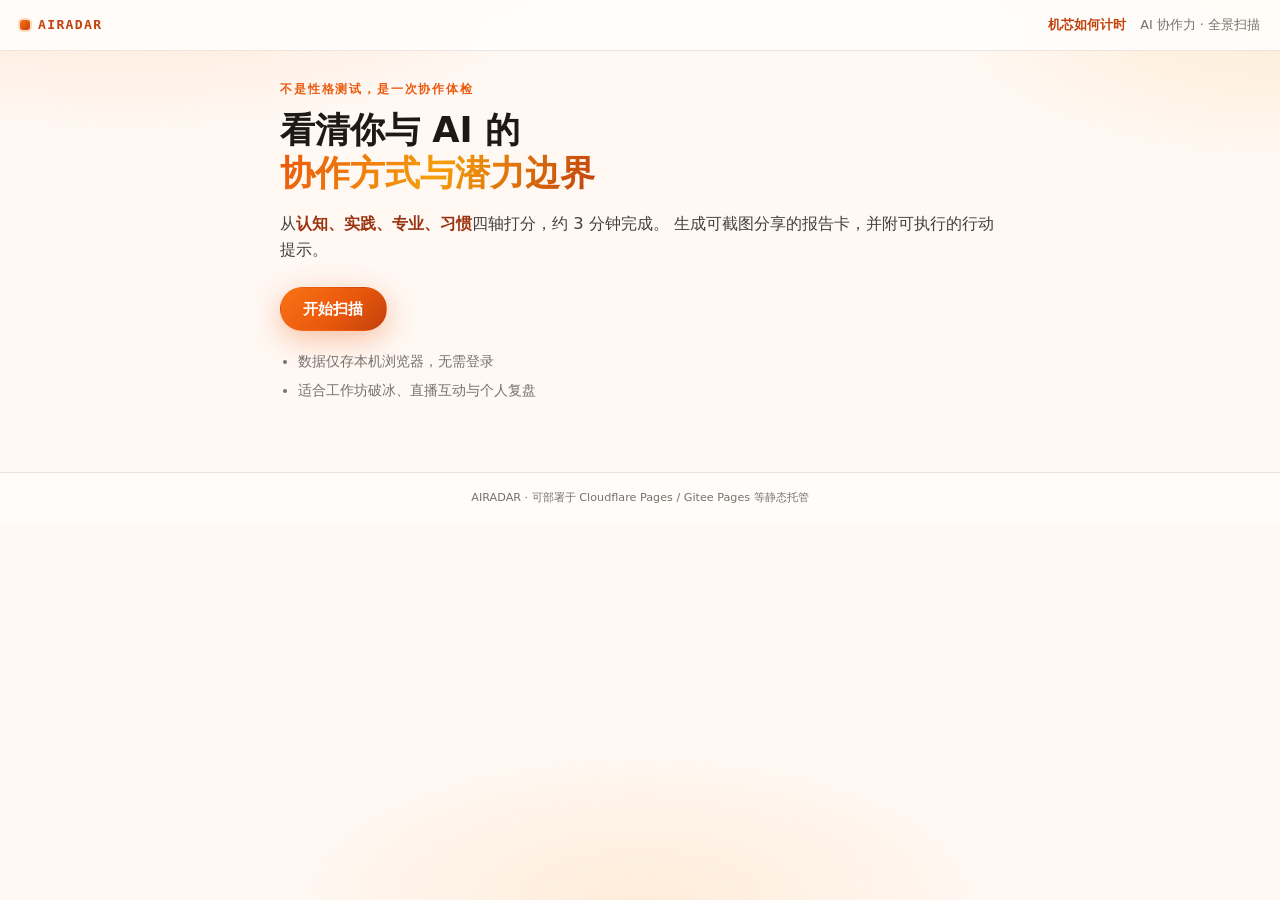
<file: index.html>
<!DOCTYPE html>
<html lang="zh-CN">
<head>
  <meta charset="UTF-8" />
  <meta name="viewport" content="width=device-width, initial-scale=1, viewport-fit=cover" />
  <meta name="theme-color" content="#ea580c" />
  <meta name="description" content="AI 协作力全景扫描 — 多维度测评认知、实践、专业与习惯，生成可分享的可视化报告。" />
  <title>AIRADAR · AI 协作力扫描</title>
  <link rel="stylesheet" href="styles.css" />
</head>
<body>
  <div class="bg-blobs" aria-hidden="true"></div>
  <header class="topbar">
    <div class="brand">
      <span class="logo-mark" aria-hidden="true"></span>
      <span class="logo">AIRADAR</span>
    </div>
    <nav class="top-links">
      <a class="nav-link" href="watch/index.html">机芯如何计时</a>
      <span class="tagline">AI 协作力 · 全景扫描</span>
    </nav>
  </header>

  <main id="app">
    <section id="view-landing" class="view active">
      <div class="hero">
        <p class="eyebrow">不是性格测试，是一次协作体检</p>
        <h1>看清你与 AI 的<br /><span class="grad">协作方式与潜力边界</span></h1>
        <p class="lede">
          从<strong>认知、实践、专业、习惯</strong>四轴打分，约 3 分钟完成。
          生成可截图分享的报告卡，并附可执行的行动提示。
        </p>
        <div class="cta-row">
          <button type="button" class="btn primary" id="btn-start">开始扫描</button>
          <button type="button" class="btn ghost" id="btn-resume" hidden>继续上次</button>
          <button type="button" class="btn ghost" id="btn-last-result" hidden>查看上次结果</button>
        </div>
        <ul class="bullets">
          <li>数据仅存本机浏览器，无需登录</li>
          <li>适合工作坊破冰、直播互动与个人复盘</li>
        </ul>
      </div>
    </section>

    <section id="view-quiz" class="view">
      <div class="quiz-head">
        <button type="button" class="link-back" id="btn-back-home">← 首页</button>
        <div class="progress-wrap">
          <div class="progress-bar" id="progress-bar"></div>
        </div>
        <span class="progress-text" id="progress-text">0 / 0</span>
      </div>
      <p class="quiz-hint">按真实状态选择即可——这份报告的价值，来自诚实而非「满分」。</p>
      <article class="card question-card">
        <span class="q-dim" id="q-dim"></span>
        <h2 class="q-text" id="q-text"></h2>
        <div class="likert" id="likert"></div>
      </article>
      <div class="quiz-foot">
        <button type="button" class="btn ghost" id="btn-prev" disabled>上一题</button>
        <button type="button" class="btn primary" id="btn-next" disabled>下一题</button>
      </div>
    </section>

    <section id="view-result" class="view">
      <p class="section-label">结果总览</p>

      <article class="share-snapshot" id="share-snapshot" aria-label="可截图分享的报告卡">
        <header class="share-snapshot__head">
          <div class="share-snapshot__brand-row">
            <span class="share-snapshot__brand">AIRADAR</span>
            <span class="share-snapshot__divider" aria-hidden="true"></span>
            <span class="share-snapshot__subtitle">协作力快照</span>
          </div>
          <time class="share-snapshot__badge" id="share-date"></time>
        </header>
        <h2 class="share-snapshot__title" id="share-archetype"></h2>
        <p class="share-snapshot__lead" id="share-sub"></p>
        <p class="share-snapshot__hook" id="share-hook"></p>
        <p class="share-snapshot__match"><span class="share-snapshot__match-label">原型匹配度</span> <strong id="share-match">—</strong></p>
        <p class="share-snapshot__viz-label">四轴得分</p>
        <div class="share-snapshot__scores" id="share-scores"></div>
        <p class="share-snapshot__tag-label">关键词</p>
        <div class="share-snapshot__tags" id="share-tags"></div>
        <p class="share-snapshot__foot">仅供学习娱乐与自我反思 · 非职业测评</p>
      </article>

      <p class="hint-screenshot">提示：将上方「报告卡」区域截图，即可用于社群或课件分享。</p>

      <div class="result-hero">
        <p class="eyebrow">深度解读</p>
        <h1 class="archetype-title" id="archetype-title"></h1>
        <p class="archetype-sub" id="archetype-sub"></p>
        <div class="match-pill"><span id="match-label">原型匹配度</span> <strong id="match-pct">—</strong></div>
      </div>

      <article class="card insight-card">
        <header class="card-heading">
          <span class="card-heading__mark" aria-hidden="true"></span>
          <div class="card-heading__text">
            <h3>洞察 · 你当下的协作特征</h3>
            <p class="card-heading__sub">将长段分析拆成导语与要点，方便扫读</p>
          </div>
        </header>
        <div class="insight-body" id="insight-body"></div>
      </article>

      <div class="viz-panel card">
        <header class="viz-panel__head">
          <h3 class="viz-panel__title">四轴可视化</h3>
          <p class="viz-panel__desc">雷达看结构平衡，条形图看单项强弱</p>
        </header>
        <div class="grid-2 viz-panel__grid">
          <div class="viz-block">
            <p class="viz-block__label"><span class="viz-block__dot"></span>结构雷达</p>
            <div class="viz-frame radar-wrap">
              <svg id="radar" viewBox="0 0 200 200" aria-label="四维度雷达图"></svg>
            </div>
          </div>
          <div class="viz-block">
            <p class="viz-block__label"><span class="viz-block__dot viz-block__dot--alt"></span>得分条形图</p>
            <div class="bars" id="bars" aria-label="四维度条形图"></div>
            <ul class="dim-list" id="dim-list"></ul>
          </div>
        </div>
      </div>

      <article class="card wide narrative-panel">
        <header class="card-heading card-heading--compact">
          <span class="card-heading__mark card-heading__mark--soft" aria-hidden="true"></span>
          <div class="card-heading__text">
            <h3>各维度画像</h3>
            <p class="card-heading__sub">每一分都配一句解读，便于对照反思</p>
          </div>
        </header>
        <ul class="dim-narratives" id="dim-narratives"></ul>
      </article>

      <div class="grid-2">
        <article class="card card--accent">
          <h3 class="card__title-inline"><span class="title-num">01</span>优先补强</h3>
          <p class="card__hint">针对得分相对较低的两维，各给一条可执行建议</p>
          <ul class="tips" id="tips"></ul>
        </article>
        <article class="card card--note">
          <h3 class="card__title-inline"><span class="title-num title-num--muted">02</span>系统备注</h3>
          <p class="card__hint">长板与短板并重，避免只「盯缺点」</p>
          <div class="remark" id="remark"></div>
        </article>
      </div>

      <article class="card wide action-panel">
        <header class="card-heading card-heading--compact">
          <div class="card-heading__text">
            <h3>行动清单</h3>
            <p class="card-heading__sub">可与你的学习系统、课程或复盘表对齐</p>
          </div>
        </header>
        <ol class="actions" id="actions"></ol>
      </article>

      <div class="share-row">
        <button type="button" class="btn primary" id="btn-copy">复制文字摘要</button>
        <button type="button" class="btn ghost" id="btn-retry">重新扫描</button>
      </div>
      <p class="disclaimer">
        仅供自我反思与教学娱乐，不构成职业测评或投资建议。能力在练习与复盘里增长。
      </p>
    </section>
  </main>

  <footer class="footer">
    <span>AIRADAR · 可部署于 Cloudflare Pages / Gitee Pages 等静态托管</span>
  </footer>

  <script src="app.js"></script>
</body>
</html>
</file>
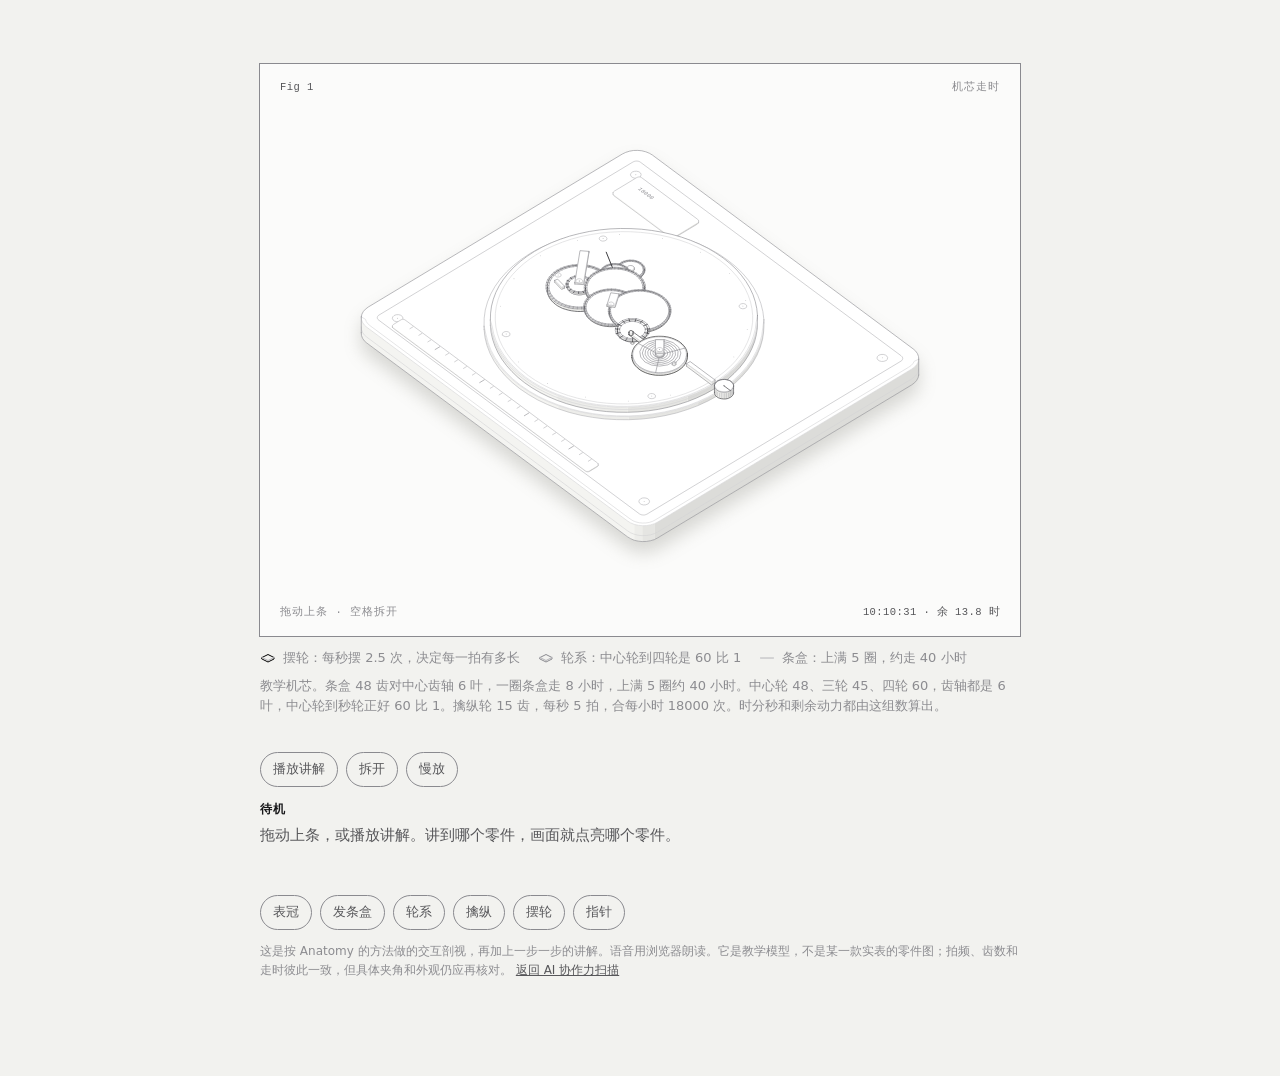
<file: watch/index.html>
<!doctype html><html lang="en"><head><meta charset="utf-8"><meta name="viewport" content="width=device-width, initial-scale=1"><title>机械表如何计时</title><style>
.iso{
  --anatomy-page:#0b0b0b;--anatomy-card:#131313;--anatomy-text:#a3a3a3;--anatomy-strong:#e6e6e6;--anatomy-muted:#6e6e6e;
  --anatomy-paper:#131313;--anatomy-face:#1b1b1b;--anatomy-top:#1c1c1c;
  --anatomy-shade-0:#0f0f0f;--anatomy-shade-1:#121212;--anatomy-shade-2:#151515;--anatomy-shade-3:#181818;
  --anatomy-lit-top:#262626;--anatomy-lit-shade:#1d1d1d;
  --anatomy-hi:#d4d4d4;--anatomy-mid:#6a6a6a;--anatomy-lo:#3e3e3e;--anatomy-faint:#2a2a2a;--anatomy-lit:#ffffff;
  --anatomy-halo:#050505;--anatomy-halo-opacity:.9;--anatomy-dot:#e6e6e6;
  --anatomy-red:#ff6b6b;--anatomy-green:#6be0a0;--anatomy-blue:#6b9bff;
  --anatomy-weight:.6px;--anatomy-ease:cubic-bezier(.32,.72,0,1);
  --anatomy-mono:ui-monospace,"SF Mono",Menlo,Consolas,monospace;
  --anatomy-lift:inset 0 1px 0 0 #ffffff0a,inset 0 0 0 1px #ffffff06,0 0 0 1px #00000026,0 1px 1px -.5px #00000014,0 3px 3px -1.5px #00000014,0 6px 6px -3px #00000014,0 12px 12px -6px #00000014;
}
.iso[data-theme="light"]{
  --anatomy-page:#f2f2ef;--anatomy-card:#fbfbfa;--anatomy-text:#57575a;--anatomy-strong:#18181a;--anatomy-muted:#8c8c90;
  --anatomy-paper:#fbfbfa;--anatomy-face:#ffffff;--anatomy-top:#ffffff;
  --anatomy-shade-0:#dcdcd9;--anatomy-shade-1:#e5e5e2;--anatomy-shade-2:#ededea;--anatomy-shade-3:#f4f4f1;
  --anatomy-lit-top:#ffffff;--anatomy-lit-shade:#eeeeeb;
  --anatomy-hi:#26262a;--anatomy-mid:#8a8a8f;--anatomy-lo:#b4b4b8;--anatomy-faint:#d4d4d6;--anatomy-lit:#000000;
  --anatomy-halo:#8a8a80;--anatomy-halo-opacity:.32;--anatomy-dot:#3a3a3e;
  --anatomy-red:#e5484d;--anatomy-green:#30a46c;--anatomy-blue:#3e63dd;
  --anatomy-lift:inset 0 1px 0 0 #ffffff,0 0 0 1px #0000000f,0 1px 1px -.5px #0000000a,0 3px 3px -1.5px #0000000a,0 6px 6px -3px #0000000a,0 12px 12px -6px #0000000a;
}
.iso-svg{display:block;width:100%;height:auto;overflow:visible}
.iso-svg path,.iso-svg circle{vector-effect:non-scaling-stroke}
.iso-fill{fill:var(--anatomy-paper);stroke:none}
.iso-solid[data-lit]>.iso-fill{fill:var(--anatomy-face)}
.iso-shade,.iso-top{stroke:none}
.iso-shade[data-shade="0"]{fill:var(--anatomy-shade-0)}
.iso-shade[data-shade="1"]{fill:var(--anatomy-shade-1)}
.iso-shade[data-shade="2"]{fill:var(--anatomy-shade-2)}
.iso-shade[data-shade="3"]{fill:var(--anatomy-shade-3)}
.iso-top{fill:var(--anatomy-top)}
.iso-solid[data-lit]>.iso-top{fill:var(--anatomy-lit-top)}
.iso-solid[data-lit]>.iso-shade{fill:var(--anatomy-lit-shade)}
.iso-solid[data-seamless]>.iso-shade,.iso-solid[data-seamless]>.iso-top{stroke-width:.4;stroke-linejoin:round}
.iso-solid[data-seamless]>.iso-shade[data-shade="0"]{stroke:var(--anatomy-shade-0)}
.iso-solid[data-seamless]>.iso-shade[data-shade="1"]{stroke:var(--anatomy-shade-1)}
.iso-solid[data-seamless]>.iso-shade[data-shade="2"]{stroke:var(--anatomy-shade-2)}
.iso-solid[data-seamless]>.iso-shade[data-shade="3"]{stroke:var(--anatomy-shade-3)}
.iso-solid[data-seamless]>.iso-top{stroke:var(--anatomy-top)}
.iso-solid[data-seamless][data-lit]>.iso-top{stroke:var(--anatomy-lit-top)}
.iso-solid[data-seamless][data-lit]>.iso-shade{stroke:var(--anatomy-lit-shade)}
.iso-solid[data-lit]>.iso-edge{stroke:var(--anatomy-lit)}
.iso-halo{fill:var(--anatomy-halo);stroke:none;filter:blur(9px);opacity:var(--anatomy-halo-opacity);transform:translateY(3px)}
.iso-line{fill:none;stroke:var(--anatomy-lo);stroke-width:var(--anatomy-weight);stroke-linecap:round;stroke-linejoin:round}
.iso-line[data-tone="hi"]{stroke:var(--anatomy-hi)}
.iso-line[data-tone="mid"]{stroke:var(--anatomy-mid)}
.iso-line[data-tone="lo"]{stroke:var(--anatomy-lo)}
.iso-line[data-tone="faint"]{stroke:var(--anatomy-faint)}
.iso-line[data-tone="lit"]{stroke:var(--anatomy-lit)}
.iso-line[data-tone="red"]{stroke:var(--anatomy-red)}
.iso-line[data-tone="green"]{stroke:var(--anatomy-green)}
.iso-line[data-tone="blue"]{stroke:var(--anatomy-blue)}
.iso-line[data-dotted]{stroke-dasharray:.01 3.5;stroke-width:1}
.iso-line[data-dashed]{stroke-dasharray:3 3}
.iso-line[data-flow]{stroke-dasharray:2 6}
.iso-wire-end{fill:var(--anatomy-paper);stroke:var(--anatomy-lo);stroke-width:var(--anatomy-weight)}
.iso-wire[data-tone="hi"] .iso-wire-end{stroke:var(--anatomy-hi)}
.iso-wire[data-tone="mid"] .iso-wire-end{stroke:var(--anatomy-mid)}
.iso-wire[data-tone="faint"] .iso-wire-end{stroke:var(--anatomy-faint)}
.iso-wire[data-tone="lit"] .iso-wire-end{stroke:var(--anatomy-lit)}
.iso-dots circle{fill:var(--anatomy-dot);stroke:none;opacity:.32}
.iso-dots[data-tone="hi"] circle{opacity:.85}
.iso-dots[data-tone="mid"] circle{opacity:.45}
.iso-dots[data-tone="lo"] circle{opacity:.22}
.iso-dots[data-tone="faint"] circle{opacity:.12}
.iso-face-text{fill:var(--anatomy-mid);font-family:var(--anatomy-mono);letter-spacing:.04em}
.iso-face-text[data-tone="hi"]{fill:var(--anatomy-hi)}
.iso-face-text[data-tone="lo"]{fill:var(--anatomy-lo)}
.iso-face-text[data-tone="faint"]{fill:var(--anatomy-faint)}
.tb-body{fill:var(--anatomy-shade-2);stroke:none}
.tb-shine{fill:var(--anatomy-top);stroke:none}
.tb-shade{fill:var(--anatomy-shade-0);stroke:none}
.tb-ring{fill:none;stroke:var(--anatomy-lo);stroke-width:.45;stroke-linecap:butt;stroke-linejoin:round}
.tb-ring[data-tone="mid"]{stroke:var(--anatomy-mid)}
.tb-ring[data-tone="faint"]{stroke:var(--anatomy-faint)}
.tb-ring[data-tone="hi"]{stroke:var(--anatomy-hi)}
@keyframes iso-flow{to{stroke-dashoffset:-32}}
@keyframes iso-pulse{0%,100%{opacity:.18}12%{opacity:1}40%{opacity:.18}}
.iso-line[data-flow]{animation:iso-flow 1600ms linear infinite}
.iso-dots circle[data-pulse]{animation:iso-pulse 1600ms steps(1,end) infinite;animation-delay:var(--pulse-at,0ms)}
.iso-figure{margin:32px 0 36px}
.iso-plate{position:relative;padding:52px 24px;border-radius:0;background:var(--anatomy-card);box-shadow:0 0 0 1px var(--anatomy-mid);--anatomy-paper:var(--anatomy-card)}
.iso-plate-corners{position:absolute;inset:18px 20px;pointer-events:none}
.iso-plate-corner{position:absolute;color:var(--anatomy-muted);font-family:var(--anatomy-mono);font-size:10.5px;line-height:1;letter-spacing:.04em;white-space:nowrap}
.iso-plate-corner[data-corner="fig"]{top:0;left:0;color:var(--anatomy-text)}
.iso-plate-corner[data-corner="title"]{top:0;right:0;text-transform:uppercase;letter-spacing:.1em}
.iso-plate-corner[data-corner="hint"]{bottom:0;left:0;text-transform:uppercase;letter-spacing:.1em}
.iso-plate-corner[data-corner="readout"]{right:0;bottom:0;color:var(--anatomy-text);font-variant-numeric:tabular-nums}
.iso-plate .iso-svg{margin:0 auto}
.iso-legend{display:grid;gap:8px;margin-top:12px;color:var(--anatomy-muted);font-size:13px;line-height:1.55}
.iso-keys{display:flex;flex-wrap:wrap;gap:6px 18px}
.iso-key{display:inline-flex;align-items:center;gap:7px}
.iso-swatch{width:16px;height:10px;flex:none;overflow:visible}
.iso-swatch path{fill:none;stroke:var(--anatomy-hi);stroke-width:1;vector-effect:non-scaling-stroke;stroke-linejoin:round;stroke-linecap:round}
.iso-swatch[data-mark="raised"] path,.iso-swatch[data-mark="flat"] path{stroke:var(--anatomy-mid)}
.iso-swatch[data-mark="lit"] path{stroke:var(--anatomy-lit)}
.iso-swatch[data-mark="dim"] path{stroke:var(--anatomy-lo)}
.iso-swatch[data-mark="dotted"] path{stroke-dasharray:.01 3;stroke-width:1.4}
.iso-swatch[data-mark="dashed"] path{stroke-dasharray:3 2.5}
.iso-swatch[data-mark="red"] path{stroke:var(--anatomy-red)}
.iso-swatch[data-mark="green"] path{stroke:var(--anatomy-green)}
.iso-swatch[data-mark="blue"] path{stroke:var(--anatomy-blue)}
.iso-swatch-crease{stroke:var(--anatomy-lo)!important}
@media (max-width:560px){.iso-plate{padding:48px 12px 70px}.iso-plate-corner[data-corner="hint"]{bottom:18px}}
@media (prefers-reduced-motion:reduce){.iso-line[data-flow],.iso-dots circle[data-pulse]{animation:none}}

*{box-sizing:border-box}
html{color-scheme:dark}
body[data-theme="light"]{color-scheme:light}
body{margin:0;background:var(--anatomy-page);color:var(--anatomy-text);font:14px/1.6 ui-sans-serif,system-ui,-apple-system,"Segoe UI",sans-serif;-webkit-font-smoothing:antialiased}
.iso-page{width:min(760px,100% - 32px);margin:64px auto 96px}
</style></head><body class="iso" data-theme="light"><main class="iso-page">
<style>
  body{font-family:"PingFang SC","Noto Sans SC","WenQuanYi Micro Hei","Microsoft YaHei",ui-sans-serif,system-ui,sans-serif}
  .iso-stage{touch-action:pan-y;cursor:ew-resize}
  .iso-stage:focus-visible{outline:1px solid var(--anatomy-muted);outline-offset:6px}
  .iso-stage[data-focus] [data-part]:not([data-on]){--anatomy-hi:var(--anatomy-mid);--anatomy-mid:var(--anatomy-lo)}
  .iso-stage[data-focus] [data-part="bench"]:not([data-on]){--anatomy-hi:var(--anatomy-mid)}
  .iso-stage[data-focus] [data-part][data-on]{--anatomy-hi:var(--anatomy-lit);--anatomy-mid:var(--anatomy-hi)}
  .iso-stage[data-focus] [data-part][data-on] .iso-top{fill:var(--anatomy-lit-top)}
  .iso-stage[data-focus] [data-part][data-on] .iso-shade{fill:var(--anatomy-lit-shade)}
  .lecture{display:grid;gap:12px;margin-top:18px}
  .lecture-bar,.lecture-parts{display:flex;flex-wrap:wrap;gap:8px}
  .lecture button{font:inherit;font-size:13px;padding:6px 12px;border-radius:999px;border:1px solid var(--anatomy-mid);background:transparent;color:var(--anatomy-text);cursor:pointer}
  .lecture button[data-on]{color:var(--anatomy-strong);border-color:var(--anatomy-strong)}
  .lecture-now{margin:0;min-height:5.6em;color:var(--anatomy-text);font-size:15px;line-height:1.7}
  .lecture-now strong{display:block;margin-bottom:4px;color:var(--anatomy-strong);font-size:12px;letter-spacing:.12em}
  .lecture-note{margin:0;color:var(--anatomy-muted);font-size:12px;line-height:1.6}
  .lecture-note a{color:var(--anatomy-text)}
</style><figure class="iso-figure"><div class="iso-plate"><div class="iso-plate-corners" aria-hidden="true"><span class="iso-plate-corner" data-corner="fig">Fig 1</span><span class="iso-plate-corner" data-corner="title">机芯走时</span><span class="iso-plate-corner" data-corner="hint">拖动上条 · 空格拆开</span><span class="iso-plate-corner" data-corner="readout" data-readout>10:10:30 · 余 13.8 时</span></div><div class="iso-stage" tabindex="0" role="group" aria-label="机械表机芯。左右键上条，上下键选择零件，空格拆开，回车播放讲解"><svg xmlns="http://www.w3.org/2000/svg" class="iso-svg" viewBox="0 0 700 460" role="img" aria-label="一只打开的机械表机芯，放在铺有尺的底板上。发条盒、轮系、擒纵叉、摆轮和指针按真实齿数联动。拖动可上条，空格可拆开。"><g class="it" data-piece="bench" data-part="bench" data-k="0.0000" data-lift="0.0000"><path class="iso-halo" d="M76 205.3L76.6 202.6L78 200L80.1 197.7L82.9 195.6L332.6 45.2L335.9 43.5L339.7 42.4L343.6 41.7L347.8 41.6L351.8 42L355.7 42.9L359.2 44.4L362.2 46.2L618.6 236.8L621.1 239L622.8 241.5L623.8 244.1L624 246.9L624 262.5L623.4 265.2L622 267.8L619.9 270.1L617.1 272.2L367.4 422.6L364.1 424.2L360.3 425.4L356.4 426.1L352.2 426.2L348.2 425.8L344.3 424.8L340.8 423.4L337.8 421.6L81.4 231L78.9 228.8L77.2 226.3L76.2 223.6L76 220.9Z"/><g class="iso-solid"><path class="iso-fill" d="M324.9 113.4L325.1 110.6L326.2 108L328.2 105.6L330.9 103.5L334.2 101.9L338 100.9L342.1 100.4L346.2 100.5L350.1 101.3L353.7 102.6L356.8 104.4L359.2 106.7L360.8 109.2L361.5 111.9L361.5 115L361.3 117.8L360.1 120.4L358.2 122.8L355.4 124.9L352.1 126.5L348.3 127.5L344.3 128L340.2 127.9L336.2 127.1L332.6 125.8L329.5 124L327.1 121.7L325.6 119.2L324.9 116.5Z"/><path class="iso-shade" data-shade="0" d="M355.4 124.9L352.1 126.5L352.1 123.4L355.4 121.8ZM361.5 115L361.3 117.8L361.3 114.7L361.5 111.9ZM361.3 117.8L360.1 120.4L360.1 117.3L361.3 114.7ZM360.1 120.4L358.2 122.8L358.2 119.7L360.1 117.3ZM358.2 122.8L355.4 124.9L355.4 121.8L358.2 119.7Z"/><path class="iso-shade" data-shade="1" d="M352.1 126.5L348.3 127.5L348.3 124.4L352.1 123.4ZM348.3 127.5L344.3 128L344.3 124.9L348.3 124.4Z"/><path class="iso-shade" data-shade="2" d="M344.3 128L340.2 127.9L340.2 124.8L344.3 124.9ZM340.2 127.9L336.2 127.1L336.2 124L340.2 124.8ZM336.2 127.1L332.6 125.8L332.6 122.7L336.2 124Z"/><path class="iso-shade" data-shade="3" d="M332.6 125.8L329.5 124L329.5 120.9L332.6 122.7ZM329.5 124L327.1 121.7L327.1 118.6L329.5 120.9ZM327.1 121.7L325.6 119.2L325.6 116.1L327.1 118.6ZM325.6 119.2L324.9 116.5L324.9 113.4L325.6 116.1Z"/><path class="iso-top" d="M355.4 121.8L352.1 123.4L348.3 124.4L344.3 124.9L340.2 124.8L336.2 124L332.6 122.7L329.5 120.9L327.1 118.6L325.6 116.1L324.9 113.4L325.1 110.6L326.2 108L328.2 105.6L330.9 103.5L334.2 101.9L338 100.9L342.1 100.4L346.2 100.5L350.1 101.3L353.7 102.6L356.8 104.4L359.2 106.7L360.8 109.2L361.5 111.9L361.3 114.7L360.1 117.3L358.2 119.7Z"/><path class="iso-line iso-crease" data-tone="faint" d="M361.5 111.9L361.3 114.7L360.1 117.3L358.2 119.7L355.4 121.8L352.1 123.4L348.3 124.4L344.3 124.9L340.2 124.8L336.2 124L332.6 122.7L329.5 120.9L327.1 118.6L325.6 116.1L324.9 113.4"/><path class="iso-line iso-edge" data-tone="lo" d="M324.9 113.4L325.1 110.6L326.2 108L328.2 105.6L330.9 103.5L334.2 101.9L338 100.9L342.1 100.4L346.2 100.5L350.1 101.3L353.7 102.6L356.8 104.4L359.2 106.7L360.8 109.2L361.5 111.9M361.5 115L361.3 117.8L360.1 120.4L358.2 122.8L355.4 124.9L352.1 126.5L348.3 127.5L344.3 128L340.2 127.9L336.2 127.1L332.6 125.8L329.5 124L327.1 121.7L325.6 119.2L324.9 116.5M324.9 113.4L324.9 116.5M361.5 111.9L361.5 115"/></g><g class="iso-solid"><path class="iso-fill" d="M329.6 108.5L329.7 106.5L330.6 104.5L332 102.7L334 101.2L336.5 100L339.3 99.2L342.3 98.9L345.4 99L348.3 99.5L351 100.5L353.3 101.9L355.1 103.5L356.2 105.4L356.8 107.4L356.8 112.1L356.6 114.1L355.8 116.1L354.3 117.9L352.3 119.4L349.8 120.6L347 121.4L344 121.7L340.9 121.6L338 121.1L335.3 120.1L333 118.7L331.3 117.1L330.1 115.2L329.6 113.2Z"/><path class="iso-shade" data-shade="0" d="M352.3 119.4L349.8 120.6L349.8 115.9L352.3 114.7ZM356.8 112.1L356.6 114.1L356.6 109.5L356.8 107.4ZM356.6 114.1L355.8 116.1L355.8 111.4L356.6 109.5ZM355.8 116.1L354.3 117.9L354.3 113.2L355.8 111.4ZM354.3 117.9L352.3 119.4L352.3 114.7L354.3 113.2Z"/><path class="iso-shade" data-shade="1" d="M349.8 120.6L347 121.4L347 116.7L349.8 115.9ZM347 121.4L344 121.7L344 117.1L347 116.7Z"/><path class="iso-shade" data-shade="2" d="M344 121.7L340.9 121.6L340.9 117L344 117.1ZM340.9 121.6L338 121.1L338 116.4L340.9 117ZM338 121.1L335.3 120.1L335.3 115.4L338 116.4Z"/><path class="iso-shade" data-shade="3" d="M335.3 120.1L333 118.7L333 114.1L335.3 115.4ZM333 118.7L331.3 117.1L331.3 112.4L333 114.1ZM331.3 117.1L330.1 115.2L330.1 110.5L331.3 112.4ZM330.1 115.2L329.6 113.2L329.6 108.5L330.1 110.5Z"/><path class="iso-top" d="M352.3 114.7L349.8 115.9L347 116.7L344 117.1L340.9 117L338 116.4L335.3 115.4L333 114.1L331.3 112.4L330.1 110.5L329.6 108.5L329.7 106.5L330.6 104.5L332 102.7L334 101.2L336.5 100L339.3 99.2L342.3 98.9L345.4 99L348.3 99.5L351 100.5L353.3 101.9L355.1 103.5L356.2 105.4L356.8 107.4L356.6 109.5L355.8 111.4L354.3 113.2Z"/><path class="iso-line iso-crease" data-tone="faint" d="M356.8 107.4L356.6 109.5L355.8 111.4L354.3 113.2L352.3 114.7L349.8 115.9L347 116.7L344 117.1L340.9 117L338 116.4L335.3 115.4L333 114.1L331.3 112.4L330.1 110.5L329.6 108.5"/><path class="iso-line iso-edge" data-tone="mid" d="M329.6 108.5L329.7 106.5L330.6 104.5L332 102.7L334 101.2L336.5 100L339.3 99.2L342.3 98.9L345.4 99L348.3 99.5L351 100.5L353.3 101.9L355.1 103.5L356.2 105.4L356.8 107.4M356.8 112.1L356.6 114.1L355.8 116.1L354.3 117.9L352.3 119.4L349.8 120.6L347 121.4L344 121.7L340.9 121.6L338 121.1L335.3 120.1L333 118.7L331.3 117.1L330.1 115.2L329.6 113.2M329.6 108.5L329.6 113.2M356.8 107.4L356.8 112.1"/></g><g class="iso-solid"><path class="iso-fill" d="M145.2 221.6L145.5 218.8L146.6 216.2L148.6 213.8L151.3 211.7L154.6 210.1L158.4 209.1L162.5 208.6L166.6 208.7L170.5 209.5L174.1 210.8L177.2 212.6L179.6 214.9L181.2 217.4L181.9 220.1L181.9 223.2L181.6 226L180.5 228.6L178.6 231L175.8 233.1L172.5 234.7L168.7 235.8L164.6 236.2L160.5 236.1L156.6 235.3L153 234L149.9 232.2L147.5 229.9L145.9 227.4L145.2 224.7Z"/><path class="iso-shade" data-shade="0" d="M175.8 233.1L172.5 234.7L172.5 231.6L175.8 230ZM181.9 223.2L181.6 226L181.6 222.9L181.9 220.1ZM181.6 226L180.5 228.6L180.5 225.5L181.6 222.9ZM180.5 228.6L178.6 231L178.6 227.9L180.5 225.5ZM178.6 231L175.8 233.1L175.8 230L178.6 227.9Z"/><path class="iso-shade" data-shade="1" d="M172.5 234.7L168.7 235.8L168.7 232.6L172.5 231.6ZM168.7 235.8L164.6 236.2L164.6 233.1L168.7 232.6Z"/><path class="iso-shade" data-shade="2" d="M164.6 236.2L160.5 236.1L160.5 233L164.6 233.1ZM160.5 236.1L156.6 235.3L156.6 232.2L160.5 233ZM156.6 235.3L153 234L153 230.9L156.6 232.2Z"/><path class="iso-shade" data-shade="3" d="M153 234L149.9 232.2L149.9 229.1L153 230.9ZM149.9 232.2L147.5 229.9L147.5 226.8L149.9 229.1ZM147.5 229.9L145.9 227.4L145.9 224.3L147.5 226.8ZM145.9 227.4L145.2 224.7L145.2 221.6L145.9 224.3Z"/><path class="iso-top" d="M175.8 230L172.5 231.6L168.7 232.6L164.6 233.1L160.5 233L156.6 232.2L153 230.9L149.9 229.1L147.5 226.8L145.9 224.3L145.2 221.6L145.5 218.8L146.6 216.2L148.6 213.8L151.3 211.7L154.6 210.1L158.4 209.1L162.5 208.6L166.6 208.7L170.5 209.5L174.1 210.8L177.2 212.6L179.6 214.9L181.2 217.4L181.9 220.1L181.6 222.9L180.5 225.5L178.6 227.9Z"/><path class="iso-line iso-crease" data-tone="faint" d="M181.9 220.1L181.6 222.9L180.5 225.5L178.6 227.9L175.8 230L172.5 231.6L168.7 232.6L164.6 233.1L160.5 233L156.6 232.2L153 230.9L149.9 229.1L147.5 226.8L145.9 224.3L145.2 221.6"/><path class="iso-line iso-edge" data-tone="lo" d="M145.2 221.6L145.5 218.8L146.6 216.2L148.6 213.8L151.3 211.7L154.6 210.1L158.4 209.1L162.5 208.6L166.6 208.7L170.5 209.5L174.1 210.8L177.2 212.6L179.6 214.9L181.2 217.4L181.9 220.1M181.9 223.2L181.6 226L180.5 228.6L178.6 231L175.8 233.1L172.5 234.7L168.7 235.8L164.6 236.2L160.5 236.1L156.6 235.3L153 234L149.9 232.2L147.5 229.9L145.9 227.4L145.2 224.7M145.2 221.6L145.2 224.7M181.9 220.1L181.9 223.2"/></g><g class="iso-solid"><path class="iso-fill" d="M149.9 216.7L150.1 214.7L150.9 212.7L152.4 210.9L154.4 209.4L156.9 208.2L159.7 207.4L162.7 207.1L165.8 207.2L168.7 207.7L171.4 208.7L173.7 210.1L175.5 211.7L176.6 213.6L177.2 215.6L177.2 220.3L177 222.3L176.2 224.3L174.7 226.1L172.7 227.6L170.2 228.8L167.4 229.6L164.4 230L161.3 229.9L158.4 229.3L155.7 228.3L153.4 227L151.6 225.3L150.5 223.4L149.9 221.4Z"/><path class="iso-shade" data-shade="0" d="M172.7 227.6L170.2 228.8L170.2 224.1L172.7 223ZM177.2 220.3L177 222.3L177 217.7L177.2 215.6ZM177 222.3L176.2 224.3L176.2 219.6L177 217.7ZM176.2 224.3L174.7 226.1L174.7 221.4L176.2 219.6ZM174.7 226.1L172.7 227.6L172.7 223L174.7 221.4Z"/><path class="iso-shade" data-shade="1" d="M170.2 228.8L167.4 229.6L167.4 224.9L170.2 224.1ZM167.4 229.6L164.4 230L164.4 225.3L167.4 224.9Z"/><path class="iso-shade" data-shade="2" d="M164.4 230L161.3 229.9L161.3 225.2L164.4 225.3ZM161.3 229.9L158.4 229.3L158.4 224.6L161.3 225.2ZM158.4 229.3L155.7 228.3L155.7 223.6L158.4 224.6Z"/><path class="iso-shade" data-shade="3" d="M155.7 228.3L153.4 227L153.4 222.3L155.7 223.6ZM153.4 227L151.6 225.3L151.6 220.6L153.4 222.3ZM151.6 225.3L150.5 223.4L150.5 218.7L151.6 220.6ZM150.5 223.4L149.9 221.4L149.9 216.7L150.5 218.7Z"/><path class="iso-top" d="M172.7 223L170.2 224.1L167.4 224.9L164.4 225.3L161.3 225.2L158.4 224.6L155.7 223.6L153.4 222.3L151.6 220.6L150.5 218.7L149.9 216.7L150.1 214.7L150.9 212.7L152.4 210.9L154.4 209.4L156.9 208.2L159.7 207.4L162.7 207.1L165.8 207.2L168.7 207.7L171.4 208.7L173.7 210.1L175.5 211.7L176.6 213.6L177.2 215.6L177 217.7L176.2 219.6L174.7 221.4Z"/><path class="iso-line iso-crease" data-tone="faint" d="M177.2 215.6L177 217.7L176.2 219.6L174.7 221.4L172.7 223L170.2 224.1L167.4 224.9L164.4 225.3L161.3 225.2L158.4 224.6L155.7 223.6L153.4 222.3L151.6 220.6L150.5 218.7L149.9 216.7"/><path class="iso-line iso-edge" data-tone="mid" d="M149.9 216.7L150.1 214.7L150.9 212.7L152.4 210.9L154.4 209.4L156.9 208.2L159.7 207.4L162.7 207.1L165.8 207.2L168.7 207.7L171.4 208.7L173.7 210.1L175.5 211.7L176.6 213.6L177.2 215.6M177.2 220.3L177 222.3L176.2 224.3L174.7 226.1L172.7 227.6L170.2 228.8L167.4 229.6L164.4 230L161.3 229.9L158.4 229.3L155.7 228.3L153.4 227L151.6 225.3L150.5 223.4L149.9 221.4M149.9 216.7L149.9 221.4M177.2 215.6L177.2 220.3"/></g><g class="iso-solid"><path class="iso-fill" d="M518.1 257L518.4 254.3L519.5 251.6L521.4 249.2L524.2 247.2L527.5 245.6L531.3 244.5L535.4 244L539.5 244.2L543.4 244.9L547 246.2L550.1 248.1L552.5 250.3L554.1 252.8L554.8 255.5L554.8 258.7L554.5 261.4L553.4 264.1L551.4 266.5L548.7 268.5L545.4 270.1L541.6 271.2L537.5 271.7L533.4 271.5L529.5 270.8L525.9 269.4L522.8 267.6L520.4 265.4L518.8 262.8L518.1 260.1Z"/><path class="iso-shade" data-shade="0" d="M548.7 268.5L545.4 270.1L545.4 267L548.7 265.4ZM554.8 258.7L554.5 261.4L554.5 258.3L554.8 255.5ZM554.5 261.4L553.4 264.1L553.4 260.9L554.5 258.3ZM553.4 264.1L551.4 266.5L551.4 263.3L553.4 260.9ZM551.4 266.5L548.7 268.5L548.7 265.4L551.4 263.3Z"/><path class="iso-shade" data-shade="1" d="M545.4 270.1L541.6 271.2L541.6 268.1L545.4 267ZM541.6 271.2L537.5 271.7L537.5 268.5L541.6 268.1Z"/><path class="iso-shade" data-shade="2" d="M537.5 271.7L533.4 271.5L533.4 268.4L537.5 268.5ZM533.4 271.5L529.5 270.8L529.5 267.6L533.4 268.4ZM529.5 270.8L525.9 269.4L525.9 266.3L529.5 267.6Z"/><path class="iso-shade" data-shade="3" d="M525.9 269.4L522.8 267.6L522.8 264.5L525.9 266.3ZM522.8 267.6L520.4 265.4L520.4 262.3L522.8 264.5ZM520.4 265.4L518.8 262.8L518.8 259.7L520.4 262.3ZM518.8 262.8L518.1 260.1L518.1 257L518.8 259.7Z"/><path class="iso-top" d="M548.7 265.4L545.4 267L541.6 268.1L537.5 268.5L533.4 268.4L529.5 267.6L525.9 266.3L522.8 264.5L520.4 262.3L518.8 259.7L518.1 257L518.4 254.3L519.5 251.6L521.4 249.2L524.2 247.2L527.5 245.6L531.3 244.5L535.4 244L539.5 244.2L543.4 244.9L547 246.2L550.1 248.1L552.5 250.3L554.1 252.8L554.8 255.5L554.5 258.3L553.4 260.9L551.4 263.3Z"/><path class="iso-line iso-crease" data-tone="faint" d="M554.8 255.5L554.5 258.3L553.4 260.9L551.4 263.3L548.7 265.4L545.4 267L541.6 268.1L537.5 268.5L533.4 268.4L529.5 267.6L525.9 266.3L522.8 264.5L520.4 262.3L518.8 259.7L518.1 257"/><path class="iso-line iso-edge" data-tone="lo" d="M518.1 257L518.4 254.3L519.5 251.6L521.4 249.2L524.2 247.2L527.5 245.6L531.3 244.5L535.4 244L539.5 244.2L543.4 244.9L547 246.2L550.1 248.1L552.5 250.3L554.1 252.8L554.8 255.5M554.8 258.7L554.5 261.4L553.4 264.1L551.4 266.5L548.7 268.5L545.4 270.1L541.6 271.2L537.5 271.7L533.4 271.5L529.5 270.8L525.9 269.4L522.8 267.6L520.4 265.4L518.8 262.8L518.1 260.1M518.1 257L518.1 260.1M554.8 255.5L554.8 258.7"/></g><g class="iso-solid"><path class="iso-fill" d="M522.8 252.2L523 250.1L523.8 248.2L525.3 246.4L527.3 244.8L529.8 243.6L532.6 242.9L535.6 242.5L538.7 242.6L541.6 243.2L544.3 244.2L546.6 245.5L548.4 247.2L549.5 249.1L550.1 251.1L550.1 255.7L549.9 257.8L549.1 259.7L547.6 261.5L545.6 263.1L543.1 264.2L540.3 265L537.3 265.4L534.2 265.3L531.3 264.7L528.6 263.7L526.3 262.4L524.5 260.7L523.4 258.8L522.8 256.8Z"/><path class="iso-shade" data-shade="0" d="M545.6 263.1L543.1 264.2L543.1 259.6L545.6 258.4ZM550.1 255.7L549.9 257.8L549.9 253.1L550.1 251.1ZM549.9 257.8L549.1 259.7L549.1 255.1L549.9 253.1ZM549.1 259.7L547.6 261.5L547.6 256.9L549.1 255.1ZM547.6 261.5L545.6 263.1L545.6 258.4L547.6 256.9Z"/><path class="iso-shade" data-shade="1" d="M543.1 264.2L540.3 265L540.3 260.4L543.1 259.6ZM540.3 265L537.3 265.4L537.3 260.7L540.3 260.4Z"/><path class="iso-shade" data-shade="2" d="M537.3 265.4L534.2 265.3L534.2 260.6L537.3 260.7ZM534.2 265.3L531.3 264.7L531.3 260L534.2 260.6ZM531.3 264.7L528.6 263.7L528.6 259.1L531.3 260Z"/><path class="iso-shade" data-shade="3" d="M528.6 263.7L526.3 262.4L526.3 257.7L528.6 259.1ZM526.3 262.4L524.5 260.7L524.5 256L526.3 257.7ZM524.5 260.7L523.4 258.8L523.4 254.2L524.5 256ZM523.4 258.8L522.8 256.8L522.8 252.2L523.4 254.2Z"/><path class="iso-top" d="M545.6 258.4L543.1 259.6L540.3 260.4L537.3 260.7L534.2 260.6L531.3 260L528.6 259.1L526.3 257.7L524.5 256L523.4 254.2L522.8 252.2L523 250.1L523.8 248.2L525.3 246.4L527.3 244.8L529.8 243.6L532.6 242.9L535.6 242.5L538.7 242.6L541.6 243.2L544.3 244.2L546.6 245.5L548.4 247.2L549.5 249.1L550.1 251.1L549.9 253.1L549.1 255.1L547.6 256.9Z"/><path class="iso-line iso-crease" data-tone="faint" d="M550.1 251.1L549.9 253.1L549.1 255.1L547.6 256.9L545.6 258.4L543.1 259.6L540.3 260.4L537.3 260.7L534.2 260.6L531.3 260L528.6 259.1L526.3 257.7L524.5 256L523.4 254.2L522.8 252.2"/><path class="iso-line iso-edge" data-tone="mid" d="M522.8 252.2L523 250.1L523.8 248.2L525.3 246.4L527.3 244.8L529.8 243.6L532.6 242.9L535.6 242.5L538.7 242.6L541.6 243.2L544.3 244.2L546.6 245.5L548.4 247.2L549.5 249.1L550.1 251.1M550.1 255.7L549.9 257.8L549.1 259.7L547.6 261.5L545.6 263.1L543.1 264.2L540.3 265L537.3 265.4L534.2 265.3L531.3 264.7L528.6 263.7L526.3 262.4L524.5 260.7L523.4 258.8L522.8 256.8M522.8 252.2L522.8 256.8M550.1 251.1L550.1 255.7"/></g><g class="iso-solid"><path class="iso-fill" d="M338.5 365.2L338.7 362.5L339.9 359.8L341.8 357.4L344.6 355.4L347.9 353.8L351.7 352.7L355.7 352.2L359.8 352.4L363.8 353.1L367.4 354.5L370.5 356.3L372.9 358.5L374.4 361.1L375.1 363.8L375.1 366.9L374.9 369.6L373.8 372.3L371.8 374.7L369.1 376.7L365.8 378.3L362 379.4L357.9 379.9L353.8 379.7L349.9 379L346.3 377.6L343.2 375.8L340.8 373.6L339.2 371.1L338.5 368.3Z"/><path class="iso-shade" data-shade="0" d="M369.1 376.7L365.8 378.3L365.8 375.2L369.1 373.6ZM375.1 366.9L374.9 369.6L374.9 366.5L375.1 363.8ZM374.9 369.6L373.8 372.3L373.8 369.2L374.9 366.5ZM373.8 372.3L371.8 374.7L371.8 371.6L373.8 369.2ZM371.8 374.7L369.1 376.7L369.1 373.6L371.8 371.6Z"/><path class="iso-shade" data-shade="1" d="M365.8 378.3L362 379.4L362 376.3L365.8 375.2ZM362 379.4L357.9 379.9L357.9 376.7L362 376.3Z"/><path class="iso-shade" data-shade="2" d="M357.9 379.9L353.8 379.7L353.8 376.6L357.9 376.7ZM353.8 379.7L349.9 379L349.9 375.9L353.8 376.6ZM349.9 379L346.3 377.6L346.3 374.5L349.9 375.9Z"/><path class="iso-shade" data-shade="3" d="M346.3 377.6L343.2 375.8L343.2 372.7L346.3 374.5ZM343.2 375.8L340.8 373.6L340.8 370.5L343.2 372.7ZM340.8 373.6L339.2 371.1L339.2 367.9L340.8 370.5ZM339.2 371.1L338.5 368.3L338.5 365.2L339.2 367.9Z"/><path class="iso-top" d="M369.1 373.6L365.8 375.2L362 376.3L357.9 376.7L353.8 376.6L349.9 375.9L346.3 374.5L343.2 372.7L340.8 370.5L339.2 367.9L338.5 365.2L338.7 362.5L339.9 359.8L341.8 357.4L344.6 355.4L347.9 353.8L351.7 352.7L355.7 352.2L359.8 352.4L363.8 353.1L367.4 354.5L370.5 356.3L372.9 358.5L374.4 361.1L375.1 363.8L374.9 366.5L373.8 369.2L371.8 371.6Z"/><path class="iso-line iso-crease" data-tone="faint" d="M375.1 363.8L374.9 366.5L373.8 369.2L371.8 371.6L369.1 373.6L365.8 375.2L362 376.3L357.9 376.7L353.8 376.6L349.9 375.9L346.3 374.5L343.2 372.7L340.8 370.5L339.2 367.9L338.5 365.2"/><path class="iso-line iso-edge" data-tone="lo" d="M338.5 365.2L338.7 362.5L339.9 359.8L341.8 357.4L344.6 355.4L347.9 353.8L351.7 352.7L355.7 352.2L359.8 352.4L363.8 353.1L367.4 354.5L370.5 356.3L372.9 358.5L374.4 361.1L375.1 363.8M375.1 366.9L374.9 369.6L373.8 372.3L371.8 374.7L369.1 376.7L365.8 378.3L362 379.4L357.9 379.9L353.8 379.7L349.9 379L346.3 377.6L343.2 375.8L340.8 373.6L339.2 371.1L338.5 368.3M338.5 365.2L338.5 368.3M375.1 363.8L375.1 366.9"/></g><g class="iso-solid"><path class="iso-fill" d="M343.2 360.4L343.4 358.3L344.2 356.4L345.7 354.6L347.7 353L350.2 351.9L353 351.1L356 350.7L359.1 350.8L362 351.4L364.7 352.4L367 353.7L368.7 355.4L369.9 357.3L370.4 359.3L370.4 364L370.3 366L369.4 368L368 369.7L366 371.3L363.5 372.5L360.7 373.2L357.7 373.6L354.6 373.5L351.7 372.9L349 372L346.7 370.6L344.9 368.9L343.8 367.1L343.2 365Z"/><path class="iso-shade" data-shade="0" d="M366 371.3L363.5 372.5L363.5 367.8L366 366.6ZM370.4 364L370.3 366L370.3 361.3L370.4 359.3ZM370.3 366L369.4 368L369.4 363.3L370.3 361.3ZM369.4 368L368 369.7L368 365.1L369.4 363.3ZM368 369.7L366 371.3L366 366.6L368 365.1Z"/><path class="iso-shade" data-shade="1" d="M363.5 372.5L360.7 373.2L360.7 368.6L363.5 367.8ZM360.7 373.2L357.7 373.6L357.7 368.9L360.7 368.6Z"/><path class="iso-shade" data-shade="2" d="M357.7 373.6L354.6 373.5L354.6 368.8L357.7 368.9ZM354.6 373.5L351.7 372.9L351.7 368.3L354.6 368.8ZM351.7 372.9L349 372L349 367.3L351.7 368.3Z"/><path class="iso-shade" data-shade="3" d="M349 372L346.7 370.6L346.7 365.9L349 367.3ZM346.7 370.6L344.9 368.9L344.9 364.3L346.7 365.9ZM344.9 368.9L343.8 367.1L343.8 362.4L344.9 364.3ZM343.8 367.1L343.2 365L343.2 360.4L343.8 362.4Z"/><path class="iso-top" d="M366 366.6L363.5 367.8L360.7 368.6L357.7 368.9L354.6 368.8L351.7 368.3L349 367.3L346.7 365.9L344.9 364.3L343.8 362.4L343.2 360.4L343.4 358.3L344.2 356.4L345.7 354.6L347.7 353L350.2 351.9L353 351.1L356 350.7L359.1 350.8L362 351.4L364.7 352.4L367 353.7L368.7 355.4L369.9 357.3L370.4 359.3L370.3 361.3L369.4 363.3L368 365.1Z"/><path class="iso-line iso-crease" data-tone="faint" d="M370.4 359.3L370.3 361.3L369.4 363.3L368 365.1L366 366.6L363.5 367.8L360.7 368.6L357.7 368.9L354.6 368.8L351.7 368.3L349 367.3L346.7 365.9L344.9 364.3L343.8 362.4L343.2 360.4"/><path class="iso-line iso-edge" data-tone="mid" d="M343.2 360.4L343.4 358.3L344.2 356.4L345.7 354.6L347.7 353L350.2 351.9L353 351.1L356 350.7L359.1 350.8L362 351.4L364.7 352.4L367 353.7L368.7 355.4L369.9 357.3L370.4 359.3M370.4 364L370.3 366L369.4 368L368 369.7L366 371.3L363.5 372.5L360.7 373.2L357.7 373.6L354.6 373.5L351.7 372.9L349 372L346.7 370.6L344.9 368.9L343.8 367.1L343.2 365M343.2 360.4L343.2 365M370.4 359.3L370.4 364"/></g><g class="iso-solid"><path class="iso-fill" d="M76 197.5L76.6 194.8L78 192.2L80.1 189.9L82.9 187.8L332.6 37.4L335.9 35.8L339.7 34.6L343.6 33.9L347.8 33.8L351.8 34.2L355.7 35.2L359.2 36.6L362.2 38.4L618.6 229L621.1 231.2L622.8 233.7L623.8 236.4L624 239.1L624 254.7L623.4 257.4L622 260L619.9 262.3L617.1 264.4L367.4 414.8L364.1 416.5L360.3 417.6L356.4 418.3L352.2 418.4L348.2 418L344.3 417.1L340.8 415.6L337.8 413.8L81.4 223.2L78.9 221L77.2 218.5L76.2 215.9L76 213.1Z"/><path class="iso-shade" data-shade="0" d="M624 254.7L623.4 257.4L623.4 241.8L624 239.1ZM623.4 257.4L622 260L622 244.4L623.4 241.8ZM622 260L619.9 262.3L619.9 246.8L622 244.4ZM619.9 262.3L617.1 264.4L617.1 248.8L619.9 246.8ZM617.1 264.4L367.4 414.8L367.4 399.2L617.1 248.8ZM367.4 414.8L364.1 416.5L364.1 400.9L367.4 399.2Z"/><path class="iso-shade" data-shade="1" d="M364.1 416.5L360.3 417.6L360.3 402L364.1 400.9ZM360.3 417.6L356.4 418.3L356.4 402.7L360.3 402ZM356.4 418.3L352.2 418.4L352.2 402.8L356.4 402.7Z"/><path class="iso-shade" data-shade="2" d="M352.2 418.4L348.2 418L348.2 402.4L352.2 402.8ZM348.2 418L344.3 417.1L344.3 401.5L348.2 402.4Z"/><path class="iso-shade" data-shade="3" d="M344.3 417.1L340.8 415.6L340.8 400.1L344.3 401.5ZM340.8 415.6L337.8 413.8L337.8 398.2L340.8 400.1ZM337.8 413.8L81.4 223.2L81.4 207.7L337.8 398.2ZM81.4 223.2L78.9 221L78.9 205.4L81.4 207.7ZM78.9 221L77.2 218.5L77.2 202.9L78.9 205.4ZM77.2 218.5L76.2 215.9L76.2 200.3L77.2 202.9ZM76.2 215.9L76 213.1L76 197.5L76.2 200.3Z"/><path class="iso-top" d="M618.6 229L621.1 231.2L622.8 233.7L623.8 236.4L624 239.1L623.4 241.8L622 244.4L619.9 246.8L617.1 248.8L367.4 399.2L364.1 400.9L360.3 402L356.4 402.7L352.2 402.8L348.2 402.4L344.3 401.5L340.8 400.1L337.8 398.2L81.4 207.7L78.9 205.4L77.2 202.9L76.2 200.3L76 197.5L76.6 194.8L78 192.2L80.1 189.9L82.9 187.8L332.6 37.4L335.9 35.8L339.7 34.6L343.6 33.9L347.8 33.8L351.8 34.2L355.7 35.2L359.2 36.6L362.2 38.4Z"/><path class="iso-line iso-crease" data-tone="faint" d="M624 239.1L623.4 241.8L622 244.4L619.9 246.8L617.1 248.8L367.4 399.2L364.1 400.9L360.3 402L356.4 402.7L352.2 402.8L348.2 402.4L344.3 401.5L340.8 400.1L337.8 398.2L81.4 207.7L78.9 205.4L77.2 202.9L76.2 200.3L76 197.5"/><path class="iso-line iso-bevel" data-tone="faint" d="M624 239.1L619.6 241.2L618.4 243.3L616.7 245.2L614.3 246.9L364.9 397.2L362.1 398.6L359 399.6L355.8 400.1L352.5 400.2L349.2 399.9L346 399.1L343.2 398L340.6 396.4L84.4 206L82.3 204.1L80.9 202.1L80.1 199.9L76 197.5"/><path class="iso-line" data-tone="faint" d="M624 248.8L623.4 251.6L622 254.1L619.9 256.5L617.1 258.5L367.4 409L364.1 410.6L360.3 411.8L356.4 412.4L352.2 412.6L348.2 412.2L344.3 411.2L340.8 409.8L337.8 407.9L81.4 217.4L78.9 215.2L77.2 212.7L76.2 210L76 207.3"/><path class="iso-line iso-edge" data-tone="mid" d="M76 197.5L76.6 194.8L78 192.2L80.1 189.9L82.9 187.8L332.6 37.4L335.9 35.8L339.7 34.6L343.6 33.9L347.8 33.8L351.8 34.2L355.7 35.2L359.2 36.6L362.2 38.4L618.6 229L621.1 231.2L622.8 233.7L623.8 236.4L624 239.1M624 254.7L623.4 257.4L622 260L619.9 262.3L617.1 264.4L367.4 414.8L364.1 416.5L360.3 417.6L356.4 418.3L352.2 418.4L348.2 418L344.3 417.1L340.8 415.6L337.8 413.8L81.4 223.2L78.9 221L77.2 218.5L76.2 215.9L76 213.1M624 239.1L624 254.7M76 197.5L76 213.1"/></g><path class="iso-line" data-tone="lo" d="M607 236L607.6 236.6L608 237.2L608.3 237.9L608.3 238.5L608.1 239.2L607.8 239.9L607.3 240.5L606.6 241L356.9 391.4L356 391.8L355.1 392.1L354.1 392.3L353.1 392.3L352.1 392.2L351.1 392L350.2 391.6L349.5 391.2L93 200.6L92.4 200.1L92 199.4L91.7 198.8L91.7 198.1L91.9 197.4L92.2 196.8L92.7 196.2L93.4 195.7L343.1 45.2L344 44.8L344.9 44.5L345.9 44.3L346.9 44.3L347.9 44.4L348.9 44.6L349.8 45L350.5 45.5Z"/><path class="iso-line" data-tone="lo" d="M349.4 60.3L347.3 61.1L345 61.2L342.9 60.6L341.3 59.4L340.6 57.9L341 56.4L342.4 55.1L344.4 54.4L346.7 54.3L348.9 54.8L350.5 56L351.1 57.5L350.7 59ZM591.8 240.5L589.7 241.2L587.4 241.3L585.2 240.7L583.7 239.6L583 238.1L583.4 236.5L584.8 235.2L586.8 234.5L589.1 234.4L591.3 235L592.8 236.1L593.5 237.6L593.1 239.2ZM115.2 201.4L113.2 202.2L110.9 202.2L108.7 201.7L107.2 200.5L106.5 199L106.9 197.5L108.2 196.2L110.3 195.4L112.6 195.3L114.8 195.9L116.3 197.1L117 198.6L116.6 200.1ZM357.6 381.5L355.6 382.3L353.3 382.4L351.1 381.8L349.5 380.6L348.9 379.1L349.3 377.6L350.6 376.3L352.7 375.5L355 375.5L357.1 376L358.7 377.2L359.4 378.7L359 380.2Z"/><g class="iso-dots" data-tone="mid"><circle cx="345.9" cy="57.7" r="0.46"/><circle cx="588.3" cy="237.8" r="0.46"/><circle cx="111.7" cy="198.8" r="0.46"/><circle cx="354.1" cy="378.9" r="0.46"/></g><g class="iso-solid"><path class="iso-fill" d="M106.6 206.7L106.7 205.8L107.5 205L115.2 200.3L116.5 199.9L117.8 200L118.9 200.4L308.3 341.2L308.9 342L308.9 343.1L308.9 344L308.1 344.7L300.3 349.4L299.1 349.8L297.8 349.8L296.6 349.3L107.3 208.6L106.6 207.8Z"/><path class="iso-shade" data-shade="0" d="M308.9 343.1L308.9 344L308.9 342.9L308.9 342ZM308.9 344L308.1 344.7L308.1 343.7L308.9 342.9ZM308.1 344.7L300.3 349.4L300.3 348.4L308.1 343.7Z"/><path class="iso-shade" data-shade="1" d="M300.3 349.4L299.1 349.8L299.1 348.8L300.3 348.4Z"/><path class="iso-shade" data-shade="2" d="M299.1 349.8L297.8 349.8L297.8 348.7L299.1 348.8Z"/><path class="iso-shade" data-shade="3" d="M297.8 349.8L296.6 349.3L296.6 348.2L297.8 348.7ZM296.6 349.3L107.3 208.6L107.3 207.5L296.6 348.2ZM107.3 208.6L106.6 207.8L106.6 206.7L107.3 207.5Z"/><path class="iso-top" d="M308.3 341.2L308.9 342L308.9 342.9L308.1 343.7L300.3 348.4L299.1 348.8L297.8 348.7L296.6 348.2L107.3 207.5L106.6 206.7L106.7 205.8L107.5 205L115.2 200.3L116.5 199.9L117.8 200L118.9 200.4Z"/><path class="iso-line iso-edge" data-tone="lo" d="M106.6 206.7L106.7 205.8L107.5 205L115.2 200.3L116.5 199.9L117.8 200L118.9 200.4L308.3 341.2L308.9 342M308.9 343.1L308.9 344L308.1 344.7L300.3 349.4L299.1 349.8L297.8 349.8L296.6 349.3L107.3 208.6L106.6 207.8M308.9 342L308.9 343.1M106.6 206.7L106.6 207.8"/></g><path class="iso-line" data-tone="lo" d="M126.8 207.3L123.8 209.1M135.5 213.8L132.6 215.6M144.3 220.3L141.4 222.1M161.8 233.4L158.9 235.1M170.6 239.9L167.7 241.7M179.4 246.4L176.5 248.2M188.1 252.9L185.2 254.7M205.7 266L202.8 267.7M214.4 272.5L211.5 274.2M223.2 279L220.3 280.7M232 285.5L229.1 287.3M249.5 298.5L246.6 300.3M258.3 305L255.4 306.8M267.1 311.6L264.1 313.3M275.8 318.1L272.9 319.8M293.4 331.1L290.4 332.9M302.1 337.6L299.2 339.4"/><path class="iso-line" data-tone="mid" d="M153.1 226.9L148.6 229.6M196.9 259.4L192.4 262.1M240.7 292L236.3 294.7M284.6 324.6L280.1 327.3"/><g class="iso-solid"><path class="iso-fill" d="M323.5 75.4L323.9 74.6L324.7 73.9L346.9 60.5L348 60L349.3 59.9L350.6 60.1L351.7 60.7L406.7 101.6L407.4 102.3L407.6 103.2L407.6 104.6L407.3 105.4L406.5 106.2L384.3 119.5L383.1 120L381.8 120.1L380.5 119.9L379.5 119.4L324.4 78.4L323.7 77.7L323.5 76.8Z"/><path class="iso-shade" data-shade="0" d="M407.6 104.6L407.3 105.4L407.3 104.1L407.6 103.2ZM407.3 105.4L406.5 106.2L406.5 104.8L407.3 104.1ZM406.5 106.2L384.3 119.5L384.3 118.2L406.5 104.8ZM384.3 119.5L383.1 120L383.1 118.6L384.3 118.2Z"/><path class="iso-shade" data-shade="1" d="M383.1 120L381.8 120.1L381.8 118.8L383.1 118.6Z"/><path class="iso-shade" data-shade="2" d="M381.8 120.1L380.5 119.9L380.5 118.5L381.8 118.8Z"/><path class="iso-shade" data-shade="3" d="M380.5 119.9L379.5 119.4L379.5 118L380.5 118.5ZM379.5 119.4L324.4 78.4L324.4 77.1L379.5 118ZM324.4 78.4L323.7 77.7L323.7 76.3L324.4 77.1ZM323.7 77.7L323.5 76.8L323.5 75.4L323.7 76.3Z"/><path class="iso-top" d="M406.7 101.6L407.4 102.3L407.6 103.2L407.3 104.1L406.5 104.8L384.3 118.2L383.1 118.6L381.8 118.8L380.5 118.5L379.5 118L324.4 77.1L323.7 76.3L323.5 75.4L323.9 74.6L324.7 73.9L346.9 60.5L348 60L349.3 59.9L350.6 60.1L351.7 60.7Z"/><path class="iso-line iso-edge" data-tone="lo" d="M323.5 75.4L323.9 74.6L324.7 73.9L346.9 60.5L348 60L349.3 59.9L350.6 60.1L351.7 60.7L406.7 101.6L407.4 102.3L407.6 103.2M407.6 104.6L407.3 105.4L406.5 106.2L384.3 119.5L383.1 120L381.8 120.1L380.5 119.9L379.5 119.4L324.4 78.4L323.7 77.7L323.5 76.8M407.6 103.2L407.6 104.6M323.5 75.4L323.5 76.8"/></g><text class="iso-face-text" data-tone="mid" transform="matrix(1.754 1.303 -1.947 1.173 347.442 71.832)" font-size="2.5" text-anchor="start">18000</text><g class="iso-solid"><path class="iso-fill" d="M196.7 206.7L196.8 198.7L197.9 190.7L200.1 182.8L203.3 175L207.5 167.5L212.7 160.2L218.8 153.3L225.8 146.8L233.6 140.7L242.1 135L251.4 129.9L261.3 125.4L271.7 121.4L282.7 118.1L294 115.4L305.6 113.4L317.4 112.1L329.4 111.4L341.4 111.5L353.4 112.3L365.2 113.7L376.7 115.9L388 118.7L398.8 122.2L409.2 126.2L418.9 130.9L428.1 136.1L436.5 141.9L444.1 148.1L450.9 154.7L456.8 161.7L461.8 169L465.8 176.5L468.8 184.3L470.8 192.2L471.8 200.3L471.8 203.4L471.6 211.4L470.5 219.4L468.3 227.3L465.1 235L460.9 242.6L455.7 249.8L449.6 256.7L442.7 263.3L434.9 269.4L426.3 275L417 280.1L407.1 284.7L396.7 288.6L385.8 292L374.5 294.6L362.8 296.7L351 298L339 298.6L327 298.5L315.1 297.8L303.3 296.3L291.7 294.2L280.4 291.4L269.6 287.9L259.3 283.8L249.5 279.2L240.4 273.9L231.9 268.2L224.3 262L217.5 255.4L211.6 248.4L206.6 241.1L202.6 233.5L199.6 225.7L197.6 217.8L196.7 209.8Z"/><path class="iso-shade" data-shade="0" d="M426.3 275L417 280.1L417 277L426.3 271.9ZM417 280.1L407.1 284.7L407.1 281.6L417 277ZM471.8 203.4L471.6 211.4L471.6 208.3L471.8 200.3ZM471.6 211.4L470.5 219.4L470.5 216.3L471.6 208.3ZM470.5 219.4L468.3 227.3L468.3 224.2L470.5 216.3ZM468.3 227.3L465.1 235L465.1 231.9L468.3 224.2ZM465.1 235L460.9 242.6L460.9 239.5L465.1 231.9ZM460.9 242.6L455.7 249.8L455.7 246.7L460.9 239.5ZM455.7 249.8L449.6 256.7L449.6 253.6L455.7 246.7ZM449.6 256.7L442.7 263.3L442.7 260.2L449.6 253.6ZM442.7 263.3L434.9 269.4L434.9 266.3L442.7 260.2ZM434.9 269.4L426.3 275L426.3 271.9L434.9 266.3Z"/><path class="iso-shade" data-shade="1" d="M407.1 284.7L396.7 288.6L396.7 285.5L407.1 281.6ZM396.7 288.6L385.8 292L385.8 288.8L396.7 285.5ZM385.8 292L374.5 294.6L374.5 291.5L385.8 288.8ZM374.5 294.6L362.8 296.7L362.8 293.5L374.5 291.5ZM362.8 296.7L351 298L351 294.9L362.8 293.5ZM351 298L339 298.6L339 295.5L351 294.9Z"/><path class="iso-shade" data-shade="2" d="M339 298.6L327 298.5L327 295.4L339 295.5ZM327 298.5L315.1 297.8L315.1 294.7L327 295.4ZM315.1 297.8L303.3 296.3L303.3 293.2L315.1 294.7ZM303.3 296.3L291.7 294.2L291.7 291L303.3 293.2ZM291.7 294.2L280.4 291.4L280.4 288.2L291.7 291ZM280.4 291.4L269.6 287.9L269.6 284.8L280.4 288.2Z"/><path class="iso-shade" data-shade="3" d="M269.6 287.9L259.3 283.8L259.3 280.7L269.6 284.8ZM259.3 283.8L249.5 279.2L249.5 276L259.3 280.7ZM249.5 279.2L240.4 273.9L240.4 270.8L249.5 276ZM240.4 273.9L231.9 268.2L231.9 265.1L240.4 270.8ZM231.9 268.2L224.3 262L224.3 258.9L231.9 265.1ZM224.3 262L217.5 255.4L217.5 252.3L224.3 258.9ZM217.5 255.4L211.6 248.4L211.6 245.3L217.5 252.3ZM211.6 248.4L206.6 241.1L206.6 238L211.6 245.3ZM206.6 241.1L202.6 233.5L202.6 230.4L206.6 238ZM202.6 233.5L199.6 225.7L199.6 222.6L202.6 230.4ZM199.6 225.7L197.6 217.8L197.6 214.7L199.6 222.6ZM197.6 217.8L196.7 209.8L196.7 206.7L197.6 214.7Z"/><path class="iso-top" d="M426.3 271.9L417 277L407.1 281.6L396.7 285.5L385.8 288.8L374.5 291.5L362.8 293.5L351 294.9L339 295.5L327 295.4L315.1 294.7L303.3 293.2L291.7 291L280.4 288.2L269.6 284.8L259.3 280.7L249.5 276L240.4 270.8L231.9 265.1L224.3 258.9L217.5 252.3L211.6 245.3L206.6 238L202.6 230.4L199.6 222.6L197.6 214.7L196.7 206.7L196.8 198.7L197.9 190.7L200.1 182.8L203.3 175L207.5 167.5L212.7 160.2L218.8 153.3L225.8 146.8L233.6 140.7L242.1 135L251.4 129.9L261.3 125.4L271.7 121.4L282.7 118.1L294 115.4L305.6 113.4L317.4 112.1L329.4 111.4L341.4 111.5L353.4 112.3L365.2 113.7L376.7 115.9L388 118.7L398.8 122.2L409.2 126.2L418.9 130.9L428.1 136.1L436.5 141.9L444.1 148.1L450.9 154.7L456.8 161.7L461.8 169L465.8 176.5L468.8 184.3L470.8 192.2L471.8 200.3L471.6 208.3L470.5 216.3L468.3 224.2L465.1 231.9L460.9 239.5L455.7 246.7L449.6 253.6L442.7 260.2L434.9 266.3Z"/><path class="iso-line iso-crease" data-tone="faint" d="M471.8 200.3L471.6 208.3L470.5 216.3L468.3 224.2L465.1 231.9L460.9 239.5L455.7 246.7L449.6 253.6L442.7 260.2L434.9 266.3L426.3 271.9L417 277L407.1 281.6L396.7 285.5L385.8 288.8L374.5 291.5L362.8 293.5L351 294.9L339 295.5L327 295.4L315.1 294.7L303.3 293.2L291.7 291L280.4 288.2L269.6 284.8L259.3 280.7L249.5 276L240.4 270.8L231.9 265.1L224.3 258.9L217.5 252.3L211.6 245.3L206.6 238L202.6 230.4L199.6 222.6L197.6 214.7L196.7 206.7"/><path class="iso-line iso-bevel" data-tone="faint" d="M471.8 200.3L470.7 208.3L469.6 216.2L467.4 224L464.2 231.7L460.1 239.2L454.9 246.4L448.9 253.3L441.9 259.8L434.2 265.9L425.7 271.4L416.5 276.5L406.7 281L396.3 285L385.4 288.3L374.2 290.9L362.6 292.9L350.9 294.3L339 294.9L327.1 294.8L315.2 294.1L303.5 292.6L292 290.5L280.8 287.7L270 284.2L259.8 280.2L250.1 275.6L241 270.4L232.6 264.7L225 258.5L218.3 251.9L212.4 245L207.5 237.7L203.5 230.2L200.5 222.5L198.5 214.6L196.7 206.7"/><path class="iso-line iso-edge" data-tone="lo" d="M196.7 206.7L196.8 198.7L197.9 190.7L200.1 182.8L203.3 175L207.5 167.5L212.7 160.2L218.8 153.3L225.8 146.8L233.6 140.7L242.1 135L251.4 129.9L261.3 125.4L271.7 121.4L282.7 118.1L294 115.4L305.6 113.4L317.4 112.1L329.4 111.4L341.4 111.5L353.4 112.3L365.2 113.7L376.7 115.9L388 118.7L398.8 122.2L409.2 126.2L418.9 130.9L428.1 136.1L436.5 141.9L444.1 148.1L450.9 154.7L456.8 161.7L461.8 169L465.8 176.5L468.8 184.3L470.8 192.2L471.8 200.3M471.8 203.4L471.6 211.4L470.5 219.4L468.3 227.3L465.1 235L460.9 242.6L455.7 249.8L449.6 256.7L442.7 263.3L434.9 269.4L426.3 275L417 280.1L407.1 284.7L396.7 288.6L385.8 292L374.5 294.6L362.8 296.7L351 298L339 298.6L327 298.5L315.1 297.8L303.3 296.3L291.7 294.2L280.4 291.4L269.6 287.9L259.3 283.8L249.5 279.2L240.4 273.9L231.9 268.2L224.3 262L217.5 255.4L211.6 248.4L206.6 241.1L202.6 233.5L199.6 225.7L197.6 217.8L196.7 209.8M196.7 206.7L196.7 209.8M471.8 200.3L471.8 203.4"/></g><g class="iso-solid"><path class="iso-fill" d="M202.9 200.7L203.1 193.8L204 186.9L205.8 180.1L208.3 173.4L211.6 166.9L215.7 160.6L220.5 154.5L226 148.6L232.2 143.1L239 137.9L246.3 133.1L254.3 128.7L262.7 124.7L271.6 121.2L280.8 118.1L290.4 115.6L300.2 113.5L310.3 112L320.5 111L330.8 110.6L341.1 110.7L351.4 111.3L361.5 112.5L371.5 114.2L381.3 116.4L390.8 119.1L399.9 122.3L408.6 126L416.9 130.1L424.6 134.7L431.8 139.6L438.4 144.9L444.4 150.5L449.6 156.5L454.2 162.7L458 169.1L461.1 175.7L463.3 182.4L464.8 189.2L465.5 196.1L465.5 201.2L465.4 208.1L464.4 214.9L462.7 221.7L460.1 228.4L456.8 235L452.8 241.3L448 247.4L442.4 253.2L436.3 258.8L429.5 264L422.1 268.8L414.2 273.2L405.7 277.2L396.9 280.7L387.6 283.7L378.1 286.3L368.2 288.4L358.2 289.9L347.9 290.9L337.7 291.3L327.3 291.2L317.1 290.6L306.9 289.4L296.9 287.7L287.2 285.5L277.7 282.8L268.6 279.6L259.8 275.9L251.6 271.8L243.8 267.2L236.6 262.3L230 257L224.1 251.3L218.8 245.4L214.2 239.2L210.4 232.8L207.4 226.2L205.1 219.5L203.6 212.7L202.9 205.8Z"/><path class="iso-shade" data-shade="0" d="M422.1 268.8L414.2 273.2L414.2 268.1L422.1 263.7ZM414.2 273.2L405.7 277.2L405.7 272.1L414.2 268.1ZM405.7 277.2L396.9 280.7L396.9 275.6L405.7 272.1ZM465.5 201.2L465.4 208.1L465.4 203L465.5 196.1ZM465.4 208.1L464.4 214.9L464.4 209.9L465.4 203ZM464.4 214.9L462.7 221.7L462.7 216.7L464.4 209.9ZM462.7 221.7L460.1 228.4L460.1 223.4L462.7 216.7ZM460.1 228.4L456.8 235L456.8 229.9L460.1 223.4ZM456.8 235L452.8 241.3L452.8 236.2L456.8 229.9ZM452.8 241.3L448 247.4L448 242.3L452.8 236.2ZM448 247.4L442.4 253.2L442.4 248.2L448 242.3ZM442.4 253.2L436.3 258.8L436.3 253.7L442.4 248.2ZM436.3 258.8L429.5 264L429.5 258.9L436.3 253.7ZM429.5 264L422.1 268.8L422.1 263.7L429.5 258.9Z"/><path class="iso-shade" data-shade="1" d="M396.9 280.7L387.6 283.7L387.6 278.7L396.9 275.6ZM387.6 283.7L378.1 286.3L378.1 281.2L387.6 278.7ZM378.1 286.3L368.2 288.4L368.2 283.3L378.1 281.2ZM368.2 288.4L358.2 289.9L358.2 284.8L368.2 283.3ZM358.2 289.9L347.9 290.9L347.9 285.8L358.2 284.8ZM347.9 290.9L337.7 291.3L337.7 286.3L347.9 285.8Z"/><path class="iso-shade" data-shade="2" d="M337.7 291.3L327.3 291.2L327.3 286.2L337.7 286.3ZM327.3 291.2L317.1 290.6L317.1 285.5L327.3 286.2ZM317.1 290.6L306.9 289.4L306.9 284.4L317.1 285.5ZM306.9 289.4L296.9 287.7L296.9 282.7L306.9 284.4ZM296.9 287.7L287.2 285.5L287.2 280.4L296.9 282.7ZM287.2 285.5L277.7 282.8L277.7 277.7L287.2 280.4ZM277.7 282.8L268.6 279.6L268.6 274.5L277.7 277.7Z"/><path class="iso-shade" data-shade="3" d="M268.6 279.6L259.8 275.9L259.8 270.8L268.6 274.5ZM259.8 275.9L251.6 271.8L251.6 266.7L259.8 270.8ZM251.6 271.8L243.8 267.2L243.8 262.2L251.6 266.7ZM243.8 267.2L236.6 262.3L236.6 257.2L243.8 262.2ZM236.6 262.3L230 257L230 251.9L236.6 257.2ZM230 257L224.1 251.3L224.1 246.3L230 251.9ZM224.1 251.3L218.8 245.4L218.8 240.3L224.1 246.3ZM218.8 245.4L214.2 239.2L214.2 234.1L218.8 240.3ZM214.2 239.2L210.4 232.8L210.4 227.7L214.2 234.1ZM210.4 232.8L207.4 226.2L207.4 221.2L210.4 227.7ZM207.4 226.2L205.1 219.5L205.1 214.4L207.4 221.2ZM205.1 219.5L203.6 212.7L203.6 207.6L205.1 214.4ZM203.6 212.7L202.9 205.8L202.9 200.7L203.6 207.6Z"/><path class="iso-top" d="M422.1 263.7L414.2 268.1L405.7 272.1L396.9 275.6L387.6 278.7L378.1 281.2L368.2 283.3L358.2 284.8L347.9 285.8L337.7 286.3L327.3 286.2L317.1 285.5L306.9 284.4L296.9 282.7L287.2 280.4L277.7 277.7L268.6 274.5L259.8 270.8L251.6 266.7L243.8 262.2L236.6 257.2L230 251.9L224.1 246.3L218.8 240.3L214.2 234.1L210.4 227.7L207.4 221.2L205.1 214.4L203.6 207.6L202.9 200.7L203.1 193.8L204 186.9L205.8 180.1L208.3 173.4L211.6 166.9L215.7 160.6L220.5 154.5L226 148.6L232.2 143.1L239 137.9L246.3 133.1L254.3 128.7L262.7 124.7L271.6 121.2L280.8 118.1L290.4 115.6L300.2 113.5L310.3 112L320.5 111L330.8 110.6L341.1 110.7L351.4 111.3L361.5 112.5L371.5 114.2L381.3 116.4L390.8 119.1L399.9 122.3L408.6 126L416.9 130.1L424.6 134.7L431.8 139.6L438.4 144.9L444.4 150.5L449.6 156.5L454.2 162.7L458 169.1L461.1 175.7L463.3 182.4L464.8 189.2L465.5 196.1L465.4 203L464.4 209.9L462.7 216.7L460.1 223.4L456.8 229.9L452.8 236.2L448 242.3L442.4 248.2L436.3 253.7L429.5 258.9Z"/><path class="iso-line iso-crease" data-tone="faint" d="M465.5 196.1L465.4 203L464.4 209.9L462.7 216.7L460.1 223.4L456.8 229.9L452.8 236.2L448 242.3L442.4 248.2L436.3 253.7L429.5 258.9L422.1 263.7L414.2 268.1L405.7 272.1L396.9 275.6L387.6 278.7L378.1 281.2L368.2 283.3L358.2 284.8L347.9 285.8L337.7 286.3L327.3 286.2L317.1 285.5L306.9 284.4L296.9 282.7L287.2 280.4L277.7 277.7L268.6 274.5L259.8 270.8L251.6 266.7L243.8 262.2L236.6 257.2L230 251.9L224.1 246.3L218.8 240.3L214.2 234.1L210.4 227.7L207.4 221.2L205.1 214.4L203.6 207.6L202.9 200.7"/><path class="iso-line iso-bevel" data-tone="faint" d="M465.5 196.1L464.2 203L463.3 209.8L461.5 216.5L459 223.1L455.7 229.6L451.7 235.9L446.9 242L441.5 247.7L435.4 253.2L428.6 258.4L421.3 263.1L413.4 267.5L405.1 271.4L396.3 274.9L387.2 278L377.7 280.5L367.9 282.5L357.9 284L347.8 285L337.6 285.5L327.4 285.4L317.2 284.7L307.2 283.6L297.3 281.9L287.6 279.7L278.2 277L269.1 273.8L260.5 270.2L252.3 266.1L244.6 261.6L237.5 256.7L231 251.4L225.1 245.8L219.8 240L215.3 233.8L211.5 227.5L208.5 220.9L206.2 214.3L204.8 207.5L202.9 200.7"/><path class="iso-line iso-edge" data-tone="mid" d="M202.9 200.7L203.1 193.8L204 186.9L205.8 180.1L208.3 173.4L211.6 166.9L215.7 160.6L220.5 154.5L226 148.6L232.2 143.1L239 137.9L246.3 133.1L254.3 128.7L262.7 124.7L271.6 121.2L280.8 118.1L290.4 115.6L300.2 113.5L310.3 112L320.5 111L330.8 110.6L341.1 110.7L351.4 111.3L361.5 112.5L371.5 114.2L381.3 116.4L390.8 119.1L399.9 122.3L408.6 126L416.9 130.1L424.6 134.7L431.8 139.6L438.4 144.9L444.4 150.5L449.6 156.5L454.2 162.7L458 169.1L461.1 175.7L463.3 182.4L464.8 189.2L465.5 196.1M465.5 201.2L465.4 208.1L464.4 214.9L462.7 221.7L460.1 228.4L456.8 235L452.8 241.3L448 247.4L442.4 253.2L436.3 258.8L429.5 264L422.1 268.8L414.2 273.2L405.7 277.2L396.9 280.7L387.6 283.7L378.1 286.3L368.2 288.4L358.2 289.9L347.9 290.9L337.7 291.3L327.3 291.2L317.1 290.6L306.9 289.4L296.9 287.7L287.2 285.5L277.7 282.8L268.6 279.6L259.8 275.9L251.6 271.8L243.8 267.2L236.6 262.3L230 257L224.1 251.3L218.8 245.4L214.2 239.2L210.4 232.8L207.4 226.2L205.1 219.5L203.6 212.7L202.9 205.8M202.9 200.7L202.9 205.8M465.5 196.1L465.5 201.2"/></g><path class="iso-line" data-tone="faint" d="M418.9 261.4L411.3 265.6L403.2 269.5L394.6 272.9L385.7 275.8L376.5 278.3L367 280.2L357.3 281.7L347.5 282.7L337.5 283.1L327.6 283L317.7 282.4L307.9 281.3L298.3 279.6L288.8 277.5L279.7 274.9L270.9 271.8L262.5 268.2L254.5 264.2L247.1 259.9L240.1 255.1L233.8 250L228 244.5L223 238.8L218.6 232.9L214.9 226.7L211.9 220.3L209.7 213.8L208.3 207.3L207.7 200.6L207.8 194L208.7 187.3L210.4 180.8L212.8 174.3L216 168L219.9 161.9L224.6 156L229.9 150.4L235.8 145.1L242.4 140.1L249.5 135.4L257.1 131.2L265.3 127.4L273.8 124L282.7 121L292 118.5L301.4 116.6L311.1 115.1L321 114.2L330.9 113.7L340.8 113.8L350.7 114.4L360.5 115.5L370.2 117.2L379.6 119.3L388.7 121.9L397.5 125L405.9 128.6L413.9 132.6L421.4 137L428.3 141.7L434.7 146.8L440.4 152.3L445.5 158L449.9 163.9L453.6 170.1L456.5 176.5L458.7 183L460.1 189.6L460.8 196.2L460.7 202.8L459.7 209.5L458.1 216L455.6 222.5L452.4 228.8L448.5 234.9L443.9 240.8L438.6 246.4L432.6 251.7L426.1 256.7Z"/><path class="iso-line" data-tone="faint" d="M465.5 200.7L465.1 207.6L463.9 214.5L461.9 221.3L459.1 227.9L455.5 234.4L451.2 240.6L446.2 246.7L440.5 252.4L434.1 257.8L427.1 262.9L419.5 267.6L411.4 271.8L402.8 275.7L393.8 279L384.5 281.9L374.8 284.3L364.9 286.2L354.8 287.5L344.5 288.3L334.2 288.6L323.9 288.3L313.7 287.5L303.6 286.2L293.6 284.3L284 281.9L274.6 279L265.6 275.7L257 271.8L248.9 267.6L241.4 262.9L234.4 257.8L228 252.4L222.2 246.7L217.2 240.6L212.9 234.4L209.3 227.9L206.5 221.3L204.5 214.5L203.3 207.6L202.9 200.7"/><path class="iso-line" data-tone="lo" d="M364.1 277.3L362.6 277.8L360.9 277.9L359.3 277.5L358.2 276.6L357.7 275.5L358 274.4L359 273.5L360.5 272.9L362.1 272.9L363.7 273.3L364.8 274.1L365.3 275.2L365 276.3ZM221 216.3L219.5 216.9L217.8 216.9L216.3 216.5L215.1 215.7L214.6 214.6L214.9 213.5L215.9 212.5L217.4 212L219.1 211.9L220.6 212.3L221.8 213.2L222.2 214.3L222 215.4ZM316.2 122.4L314.7 122.9L313.1 123L311.5 122.6L310.4 121.7L309.9 120.7L310.2 119.5L311.1 118.6L312.6 118.1L314.3 118L315.9 118.4L317 119.3L317.5 120.4L317.2 121.5ZM453.7 188.8L452.3 189.4L450.6 189.5L449 189L447.9 188.2L447.4 187.1L447.7 186L448.7 185.1L450.1 184.5L451.8 184.4L453.4 184.9L454.5 185.7L455 186.8L454.7 187.9Z"/><g class="iso-dots" data-tone="mid"><circle cx="361.5" cy="275.4" r="0.46"/><circle cx="218.4" cy="214.4" r="0.46"/><circle cx="313.7" cy="120.5" r="0.46"/><circle cx="451.2" cy="186.9" r="0.46"/></g><g class="iso-dots" data-tone="mid"><circle cx="416.1" cy="259.3" r="0.38"/><circle cx="380.1" cy="274.4" r="0.38"/><circle cx="338.5" cy="280.3" r="0.38"/><circle cx="296.4" cy="276.3" r="0.38"/><circle cx="258.9" cy="263" r="0.38"/><circle cx="230.4" cy="241.8" r="0.38"/><circle cx="214.5" cy="215.4" r="0.38"/><circle cx="213" cy="187" r="0.38"/><circle cx="226.1" cy="160" r="0.38"/><circle cx="252.3" cy="137.5" r="0.38"/><circle cx="288.4" cy="122.5" r="0.38"/><circle cx="329.9" cy="116.5" r="0.38"/><circle cx="372" cy="120.5" r="0.38"/><circle cx="409.6" cy="133.9" r="0.38"/><circle cx="438" cy="155" r="0.38"/><circle cx="454" cy="181.4" r="0.38"/><circle cx="455.4" cy="209.8" r="0.38"/><circle cx="442.3" cy="236.9" r="0.38"/></g></g><g class="it" data-piece="barrel" data-part="barrel" data-k="1.4830" data-lift="-3.1532"><g class="iso-solid"><path class="iso-fill" d="M288.8 171.2L288.9 170.8L289.3 170.4L289.9 170.2L290.5 170.1L291.2 170.3L291.6 170.6L291.8 171.1L291.8 171.5L291.7 171.9L291.3 172.3L290.7 172.5L290 172.5L289.4 172.4L289 172L288.8 171.6Z"/><path class="iso-shade" data-shade="0" d="M291.8 171.5L291.7 171.9L291.7 171.5L291.8 171.1ZM291.7 171.9L291.3 172.3L291.3 171.9L291.7 171.5Z"/><path class="iso-shade" data-shade="1" d="M291.3 172.3L290.7 172.5L290.7 172.1L291.3 171.9ZM290.7 172.5L290 172.5L290 172.1L290.7 172.1Z"/><path class="iso-shade" data-shade="2" d="M290 172.5L289.4 172.4L289.4 172L290 172.1Z"/><path class="iso-shade" data-shade="3" d="M289.4 172.4L289 172L289 171.6L289.4 172ZM289 172L288.8 171.6L288.8 171.2L289 171.6Z"/><path class="iso-top" d="M291.3 171.9L290.7 172.1L290 172.1L289.4 172L289 171.6L288.8 171.2L288.9 170.8L289.3 170.4L289.9 170.2L290.5 170.1L291.2 170.3L291.6 170.6L291.8 171.1L291.7 171.5Z"/><path class="iso-line iso-edge" data-tone="mid" d="M288.8 171.2L288.9 170.8L289.3 170.4L289.9 170.2L290.5 170.1L291.2 170.3L291.6 170.6L291.8 171.1M291.8 171.5L291.7 171.9L291.3 172.3L290.7 172.5L290 172.5L289.4 172.4L289 172L288.8 171.6M288.8 171.2L288.8 171.6M291.8 171.1L291.8 171.5"/></g><g class="iso-solid"><path class="iso-fill" d="M258.9 168.8L258.9 166.7L259.2 164.7L259.8 162.7L260.7 160.7L261.9 158.8L263.4 157L265.1 155.2L267.1 153.6L269.3 152.2L271.6 150.9L274.2 149.7L276.9 148.8L279.8 148L282.8 147.4L285.8 147L288.9 146.8L291.9 146.8L295 147L298 147.4L301 148L303.8 148.8L306.5 149.8L309.1 151L311.5 152.3L313.7 153.7L315.6 155.4L317.3 157.1L318.8 158.9L319.9 160.8L320.8 162.8L321.4 164.8L321.7 166.9L321.7 170.2L321.7 172.2L321.4 174.3L320.8 176.3L319.9 178.3L318.7 180.2L317.2 182L315.5 183.7L313.5 185.3L311.3 186.8L308.9 188.1L306.4 189.2L303.6 190.2L300.8 191L297.8 191.6L294.8 192L291.7 192.2L288.6 192.2L285.6 191.9L282.6 191.5L279.6 190.9L276.8 190.1L274 189.2L271.5 188L269.1 186.7L266.9 185.2L265 183.6L263.3 181.9L261.8 180.1L260.7 178.2L259.8 176.2L259.2 174.2L258.9 172.1Z"/><path class="iso-shade" data-shade="0" d="M311.3 186.8L308.9 188.1L308.9 184.8L311.3 183.5ZM308.9 188.1L306.4 189.2L306.4 185.9L308.9 184.8ZM321.7 170.2L321.7 172.2L321.7 168.9L321.7 166.9ZM321.7 172.2L321.4 174.3L321.4 171L321.7 168.9ZM321.4 174.3L320.8 176.3L320.8 173L321.4 171ZM320.8 176.3L319.9 178.3L319.9 175L320.8 173ZM319.9 178.3L318.7 180.2L318.7 176.9L319.9 175ZM318.7 180.2L317.2 182L317.2 178.7L318.7 176.9ZM317.2 182L315.5 183.7L315.5 180.4L317.2 178.7ZM315.5 183.7L313.5 185.3L313.5 182L315.5 180.4ZM313.5 185.3L311.3 186.8L311.3 183.5L313.5 182Z"/><path class="iso-shade" data-shade="1" d="M306.4 189.2L303.6 190.2L303.6 186.9L306.4 185.9ZM303.6 190.2L300.8 191L300.8 187.7L303.6 186.9ZM300.8 191L297.8 191.6L297.8 188.3L300.8 187.7ZM297.8 191.6L294.8 192L294.8 188.7L297.8 188.3ZM294.8 192L291.7 192.2L291.7 188.9L294.8 188.7Z"/><path class="iso-shade" data-shade="2" d="M291.7 192.2L288.6 192.2L288.6 188.8L291.7 188.9ZM288.6 192.2L285.6 191.9L285.6 188.6L288.6 188.8ZM285.6 191.9L282.6 191.5L282.6 188.2L285.6 188.6ZM282.6 191.5L279.6 190.9L279.6 187.6L282.6 188.2ZM279.6 190.9L276.8 190.1L276.8 186.8L279.6 187.6ZM276.8 190.1L274 189.2L274 185.8L276.8 186.8Z"/><path class="iso-shade" data-shade="3" d="M274 189.2L271.5 188L271.5 184.7L274 185.8ZM271.5 188L269.1 186.7L269.1 183.4L271.5 184.7ZM269.1 186.7L266.9 185.2L266.9 181.9L269.1 183.4ZM266.9 185.2L265 183.6L265 180.3L266.9 181.9ZM265 183.6L263.3 181.9L263.3 178.6L265 180.3ZM263.3 181.9L261.8 180.1L261.8 176.8L263.3 178.6ZM261.8 180.1L260.7 178.2L260.7 174.9L261.8 176.8ZM260.7 178.2L259.8 176.2L259.8 172.9L260.7 174.9ZM259.8 176.2L259.2 174.2L259.2 170.8L259.8 172.9ZM259.2 174.2L258.9 172.1L258.9 168.8L259.2 170.8Z"/><path class="iso-top" d="M311.3 183.5L308.9 184.8L306.4 185.9L303.6 186.9L300.8 187.7L297.8 188.3L294.8 188.7L291.7 188.9L288.6 188.8L285.6 188.6L282.6 188.2L279.6 187.6L276.8 186.8L274 185.8L271.5 184.7L269.1 183.4L266.9 181.9L265 180.3L263.3 178.6L261.8 176.8L260.7 174.9L259.8 172.9L259.2 170.8L258.9 168.8L258.9 166.7L259.2 164.7L259.8 162.7L260.7 160.7L261.9 158.8L263.4 157L265.1 155.2L267.1 153.6L269.3 152.2L271.6 150.9L274.2 149.7L276.9 148.8L279.8 148L282.8 147.4L285.8 147L288.9 146.8L291.9 146.8L295 147L298 147.4L301 148L303.8 148.8L306.5 149.8L309.1 151L311.5 152.3L313.7 153.7L315.6 155.4L317.3 157.1L318.8 158.9L319.9 160.8L320.8 162.8L321.4 164.8L321.7 166.9L321.7 168.9L321.4 171L320.8 173L319.9 175L318.7 176.9L317.2 178.7L315.5 180.4L313.5 182Z"/><path class="iso-line iso-crease" data-tone="lo" d="M321.7 166.9L321.7 168.9L321.4 171L320.8 173L319.9 175L318.7 176.9L317.2 178.7L315.5 180.4L313.5 182L311.3 183.5L308.9 184.8L306.4 185.9L303.6 186.9L300.8 187.7L297.8 188.3L294.8 188.7L291.7 188.9L288.6 188.8L285.6 188.6L282.6 188.2L279.6 187.6L276.8 186.8L274 185.8L271.5 184.7L269.1 183.4L266.9 181.9L265 180.3L263.3 178.6L261.8 176.8L260.7 174.9L259.8 172.9L259.2 170.8L258.9 168.8"/><path class="iso-line iso-bevel" data-tone="lo" d="M321.7 166.9L321 168.9L320.7 170.9L320.1 172.9L319.2 174.8L318 176.7L316.6 178.5L314.9 180.1L313 181.7L310.8 183.1L308.5 184.4L306 185.5L303.3 186.4L300.5 187.2L297.7 187.8L294.7 188.2L291.7 188.4L288.7 188.4L285.7 188.1L282.7 187.7L279.9 187.2L277.1 186.4L274.4 185.4L271.9 184.3L269.6 183L267.5 181.6L265.6 180L263.9 178.3L262.5 176.6L261.3 174.7L260.5 172.8L259.9 170.8L258.9 168.8"/><path class="iso-line iso-edge" data-tone="hi" d="M258.9 168.8L258.9 166.7L259.2 164.7L259.8 162.7L260.7 160.7L261.9 158.8L263.4 157L265.1 155.2L267.1 153.6L269.3 152.2L271.6 150.9L274.2 149.7L276.9 148.8L279.8 148L282.8 147.4L285.8 147L288.9 146.8L291.9 146.8L295 147L298 147.4L301 148L303.8 148.8L306.5 149.8L309.1 151L311.5 152.3L313.7 153.7L315.6 155.4L317.3 157.1L318.8 158.9L319.9 160.8L320.8 162.8L321.4 164.8L321.7 166.9M321.7 170.2L321.7 172.2L321.4 174.3L320.8 176.3L319.9 178.3L318.7 180.2L317.2 182L315.5 183.7L313.5 185.3L311.3 186.8L308.9 188.1L306.4 189.2L303.6 190.2L300.8 191L297.8 191.6L294.8 192L291.7 192.2L288.6 192.2L285.6 191.9L282.6 191.5L279.6 190.9L276.8 190.1L274 189.2L271.5 188L269.1 186.7L266.9 185.2L265 183.6L263.3 181.9L261.8 180.1L260.7 178.2L259.8 176.2L259.2 174.2L258.9 172.1M258.9 168.8L258.9 172.1M321.7 166.9L321.7 170.2"/></g><path class="iso-line" data-tone="mid" d="M312.2 184.1L309.7 185.5L307 186.7L304.2 187.7L301.2 188.5L298.1 189.1L295 189.5L291.8 189.7L288.6 189.7L285.4 189.5L282.2 189.1L279.2 188.4L276.2 187.6L273.4 186.6L270.7 185.4L268.2 184L265.9 182.5L263.9 180.8L262.1 179L260.6 177.1L259.4 175.1L258.5 173.1L257.9 171L257.6 168.8L257.6 166.7L257.9 164.5L258.5 162.4L259.5 160.4L260.7 158.4L262.3 156.5L264 154.7L266.1 153.1L268.4 151.5L270.9 150.2L273.5 149L276.4 148L279.4 147.2L282.4 146.6L285.6 146.1L288.8 145.9L292 145.9L295.2 146.2L298.4 146.6L301.4 147.2L304.4 148L307.2 149.1L309.9 150.3L312.4 151.6L314.6 153.2L316.7 154.8L318.4 156.6L320 158.5L321.2 160.5L322.1 162.6L322.7 164.7L323 166.8L323 169L322.7 171.1L322 173.2L321.1 175.3L319.9 177.3L318.3 179.2L316.5 180.9L314.5 182.6Z"/><path class="iso-line" data-tone="mid" d="M310.3 182.7L305.6 185L300.3 186.7L294.6 187.7L288.7 187.8L282.9 187.2L277.4 185.9L272.4 183.9L268 181.2L264.6 178.1L262.1 174.5L260.7 170.7L260.4 166.8L261.3 162.9L263.3 159.2L266.3 155.8L270.3 152.9L275 150.6L280.3 148.9L286 148L291.9 147.8L297.7 148.4L303.2 149.7L308.2 151.8L312.5 154.4L316 157.6L318.5 161.1L319.9 165L320.2 168.9L319.3 172.8L317.3 176.5L314.3 179.8Z"/><g data-live="teeth" data-id="barrel"></g><g class="iso-solid"><path class="iso-fill" d="M278.3 165.2L278.6 163.6L279.4 162.1L280.6 160.8L282.2 159.6L284.1 158.7L286.3 158L288.6 157.6L290.9 157.5L293.3 157.8L295.5 158.3L297.5 159.1L299.3 160.2L300.7 161.5L301.7 162.9L302.2 164.4L302.3 166L302.3 168.3L302 169.8L301.2 171.3L300 172.7L298.4 173.8L296.5 174.8L294.3 175.4L292 175.8L289.7 175.9L287.3 175.6L285.1 175.1L283.1 174.3L281.3 173.2L279.9 172L278.9 170.5L278.4 169L278.3 167.4Z"/><path class="iso-shade" data-shade="0" d="M298.4 173.8L296.5 174.8L296.5 172.5L298.4 171.6ZM302.3 168.3L302 169.8L302 167.6L302.3 166ZM302 169.8L301.2 171.3L301.2 169.1L302 167.6ZM301.2 171.3L300 172.7L300 170.4L301.2 169.1ZM300 172.7L298.4 173.8L298.4 171.6L300 170.4Z"/><path class="iso-shade" data-shade="1" d="M296.5 174.8L294.3 175.4L294.3 173.2L296.5 172.5ZM294.3 175.4L292 175.8L292 173.6L294.3 173.2ZM292 175.8L289.7 175.9L289.7 173.6L292 173.6Z"/><path class="iso-shade" data-shade="2" d="M289.7 175.9L287.3 175.6L287.3 173.4L289.7 173.6ZM287.3 175.6L285.1 175.1L285.1 172.9L287.3 173.4Z"/><path class="iso-shade" data-shade="3" d="M285.1 175.1L283.1 174.3L283.1 172.1L285.1 172.9ZM283.1 174.3L281.3 173.2L281.3 171L283.1 172.1ZM281.3 173.2L279.9 172L279.9 169.7L281.3 171ZM279.9 172L278.9 170.5L278.9 168.3L279.9 169.7ZM278.9 170.5L278.4 169L278.4 166.7L278.9 168.3ZM278.4 169L278.3 167.4L278.3 165.2L278.4 166.7Z"/><path class="iso-top" d="M298.4 171.6L296.5 172.5L294.3 173.2L292 173.6L289.7 173.6L287.3 173.4L285.1 172.9L283.1 172.1L281.3 171L279.9 169.7L278.9 168.3L278.4 166.7L278.3 165.2L278.6 163.6L279.4 162.1L280.6 160.8L282.2 159.6L284.1 158.7L286.3 158L288.6 157.6L290.9 157.5L293.3 157.8L295.5 158.3L297.5 159.1L299.3 160.2L300.7 161.5L301.7 162.9L302.2 164.4L302.3 166L302 167.6L301.2 169.1L300 170.4Z"/><path class="iso-line iso-crease" data-tone="faint" d="M302.3 166L302 167.6L301.2 169.1L300 170.4L298.4 171.6L296.5 172.5L294.3 173.2L292 173.6L289.7 173.6L287.3 173.4L285.1 172.9L283.1 172.1L281.3 171L279.9 169.7L278.9 168.3L278.4 166.7L278.3 165.2"/><path class="iso-line iso-bevel" data-tone="faint" d="M302.3 166L301.5 167.5L300.7 168.9L299.5 170.2L298 171.3L296.2 172.2L294.1 172.9L291.9 173.2L289.7 173.3L287.5 173.1L285.3 172.6L283.4 171.8L281.7 170.8L280.4 169.5L279.4 168.2L278.9 166.7L278.3 165.2"/><path class="iso-line iso-edge" data-tone="mid" d="M278.3 165.2L278.6 163.6L279.4 162.1L280.6 160.8L282.2 159.6L284.1 158.7L286.3 158L288.6 157.6L290.9 157.5L293.3 157.8L295.5 158.3L297.5 159.1L299.3 160.2L300.7 161.5L301.7 162.9L302.2 164.4L302.3 166M302.3 168.3L302 169.8L301.2 171.3L300 172.7L298.4 173.8L296.5 174.8L294.3 175.4L292 175.8L289.7 175.9L287.3 175.6L285.1 175.1L283.1 174.3L281.3 173.2L279.9 172L278.9 170.5L278.4 169L278.3 167.4M278.3 165.2L278.3 167.4M302.3 166L302.3 168.3"/></g><g class="iso-solid"><path class="iso-fill" d="M278.3 165.2L278.6 163.6L279.4 162.1L280.6 160.8L282.2 159.6L284.1 158.7L286.3 158L288.6 157.6L290.9 157.5L293.3 157.8L295.5 158.3L297.5 159.1L299.3 160.2L300.7 161.5L301.7 162.9L302.2 164.4L302.3 166L302.3 168.3L302 169.8L301.2 171.3L300 172.7L298.4 173.8L296.5 174.8L294.3 175.4L292 175.8L289.7 175.9L287.3 175.6L285.1 175.1L283.1 174.3L281.3 173.2L279.9 172L278.9 170.5L278.4 169L278.3 167.4Z"/><path class="iso-shade" data-shade="0" d="M298.4 173.8L296.5 174.8L296.5 172.5L298.4 171.6ZM302.3 168.3L302 169.8L302 167.6L302.3 166ZM302 169.8L301.2 171.3L301.2 169.1L302 167.6ZM301.2 171.3L300 172.7L300 170.4L301.2 169.1ZM300 172.7L298.4 173.8L298.4 171.6L300 170.4Z"/><path class="iso-shade" data-shade="1" d="M296.5 174.8L294.3 175.4L294.3 173.2L296.5 172.5ZM294.3 175.4L292 175.8L292 173.6L294.3 173.2ZM292 175.8L289.7 175.9L289.7 173.6L292 173.6Z"/><path class="iso-shade" data-shade="2" d="M289.7 175.9L287.3 175.6L287.3 173.4L289.7 173.6ZM287.3 175.6L285.1 175.1L285.1 172.9L287.3 173.4Z"/><path class="iso-shade" data-shade="3" d="M285.1 175.1L283.1 174.3L283.1 172.1L285.1 172.9ZM283.1 174.3L281.3 173.2L281.3 171L283.1 172.1ZM281.3 173.2L279.9 172L279.9 169.7L281.3 171ZM279.9 172L278.9 170.5L278.9 168.3L279.9 169.7ZM278.9 170.5L278.4 169L278.4 166.7L278.9 168.3ZM278.4 169L278.3 167.4L278.3 165.2L278.4 166.7Z"/><path class="iso-top" d="M298.4 171.6L296.5 172.5L294.3 173.2L292 173.6L289.7 173.6L287.3 173.4L285.1 172.9L283.1 172.1L281.3 171L279.9 169.7L278.9 168.3L278.4 166.7L278.3 165.2L278.6 163.6L279.4 162.1L280.6 160.8L282.2 159.6L284.1 158.7L286.3 158L288.6 157.6L290.9 157.5L293.3 157.8L295.5 158.3L297.5 159.1L299.3 160.2L300.7 161.5L301.7 162.9L302.2 164.4L302.3 166L302 167.6L301.2 169.1L300 170.4Z"/><path class="iso-line iso-crease" data-tone="lo" d="M302.3 166L302 167.6L301.2 169.1L300 170.4L298.4 171.6L296.5 172.5L294.3 173.2L292 173.6L289.7 173.6L287.3 173.4L285.1 172.9L283.1 172.1L281.3 171L279.9 169.7L278.9 168.3L278.4 166.7L278.3 165.2"/><path class="iso-line iso-bevel" data-tone="lo" d="M302.3 166L301.3 167.5L300.5 168.9L299.4 170.1L297.9 171.2L296.1 172.1L294.1 172.7L291.9 173.1L289.7 173.2L287.5 172.9L285.4 172.4L283.5 171.7L281.9 170.7L280.6 169.5L279.6 168.1L279.1 166.7L278.3 165.2"/><path class="iso-line iso-edge" data-tone="mid" d="M278.3 165.2L278.6 163.6L279.4 162.1L280.6 160.8L282.2 159.6L284.1 158.7L286.3 158L288.6 157.6L290.9 157.5L293.3 157.8L295.5 158.3L297.5 159.1L299.3 160.2L300.7 161.5L301.7 162.9L302.2 164.4L302.3 166M302.3 168.3L302 169.8L301.2 171.3L300 172.7L298.4 173.8L296.5 174.8L294.3 175.4L292 175.8L289.7 175.9L287.3 175.6L285.1 175.1L283.1 174.3L281.3 173.2L279.9 172L278.9 170.5L278.4 169L278.3 167.4M278.3 165.2L278.3 167.4M302.3 166L302.3 168.3"/></g><path class="iso-line" data-tone="mid" d="M299.1 172.1L297.3 173.1L295.2 173.8L293 174.2L290.8 174.4L288.5 174.3L286.2 174L284.1 173.4L282.2 172.5L280.5 171.5L279.1 170.3L278.1 168.9L277.4 167.4L277.1 165.9L277.3 164.4L277.8 162.9L278.7 161.5L279.9 160.2L281.5 159L283.3 158.1L285.4 157.4L287.6 157L289.8 156.8L292.1 156.9L294.4 157.2L296.5 157.8L298.4 158.7L300.1 159.7L301.5 160.9L302.5 162.3L303.2 163.8L303.4 165.3L303.3 166.8L302.8 168.3L301.9 169.7L300.7 171Z"/><path class="iso-line" data-tone="mid" d="M297.5 171L295.2 172L292.5 172.7L289.7 172.8L287 172.5L284.4 171.6L282.3 170.4L280.7 168.9L279.7 167.1L279.5 165.2L280 163.4L281.2 161.7L283.1 160.2L285.4 159.2L288.1 158.5L290.9 158.4L293.6 158.7L296.2 159.5L298.3 160.8L299.9 162.3L300.8 164.1L301.1 166L300.6 167.8L299.3 169.5Z"/><g data-live="teeth" data-id="ratchet"></g><g class="iso-solid"><path class="iso-fill" d="M266.1 161.6L269.1 160.4L275.9 167.4L275.9 169.2L272.9 170.5L266.1 163.4Z"/><path class="iso-shade" data-shade="0" d="M275.9 169.2L272.9 170.5L272.9 168.7L275.9 167.4Z"/><path class="iso-shade" data-shade="3" d="M272.9 170.5L266.1 163.4L266.1 161.6L272.9 168.7Z"/><path class="iso-top" d="M272.9 168.7L266.1 161.6L269.1 160.4L275.9 167.4Z"/><path class="iso-line iso-crease" data-tone="faint" d="M275.9 167.4L272.9 168.7L266.1 161.6"/><path class="iso-line iso-bevel" data-tone="faint" d="M275.9 167.4L273 168.4L266.1 161.6"/><path class="iso-line iso-edge" data-tone="mid" d="M266.1 161.6L269.1 160.4L275.9 167.4M275.9 169.2L272.9 170.5L266.1 163.4M266.1 161.6L266.1 163.4M275.9 167.4L275.9 169.2"/></g><path class="iso-line" data-tone="lo" d="M271.5 157.8L270.3 158.3L269 158.3L267.7 158L266.8 157.3L266.5 156.5L266.7 155.6L267.5 154.8L268.6 154.4L270 154.3L271.2 154.7L272.1 155.4L272.5 156.2L272.3 157.1Z"/><g class="iso-dots" data-tone="mid"><circle cx="269.5" cy="156.3" r="0.46"/></g><g class="iso-solid"><path class="iso-fill" d="M285.9 163.8L291 132.4L299.8 133.1L299.8 134.4L294.7 165.8L285.9 165.2Z"/><path class="iso-shade" data-shade="0" d="M299.8 134.4L294.7 165.8L294.7 164.5L299.8 133.1Z"/><path class="iso-shade" data-shade="2" d="M294.7 165.8L285.9 165.2L285.9 163.8L294.7 164.5Z"/><path class="iso-top" d="M285.9 163.8L291 132.4L299.8 133.1L294.7 164.5Z"/><path class="iso-line iso-crease" data-tone="faint" d="M299.8 133.1L294.7 164.5L285.9 163.8"/><path class="iso-line iso-bevel" data-tone="faint" d="M299.8 133.1L294.3 164.1L285.9 163.8"/><path class="iso-line iso-edge" data-tone="mid" d="M285.9 163.8L291 132.4L299.8 133.1M299.8 134.4L294.7 165.8L285.9 165.2M285.9 163.8L285.9 165.2M299.8 133.1L299.8 134.4"/></g><path class="iso-line" data-tone="lo" d="M292.6 164L291.4 164.4L290.1 164.6L288.8 164.3L287.8 163.8L287.1 163L286.9 162.2L287.2 161.3L288 160.6L289.2 160.1L290.5 160L291.8 160.2L292.8 160.8L293.5 161.5L293.7 162.4L293.4 163.3Z"/><g class="iso-dots" data-tone="hi"><circle cx="290.3" cy="162.3" r="0.48"/></g></g><g class="it" data-piece="train" data-part="train" data-k="14.3191" data-lift="7.1221"><g class="iso-solid"><path class="iso-fill" d="M323.8 170.7L323.9 170.2L324.3 169.8L324.9 169.6L325.5 169.6L326.2 169.8L326.6 170.1L326.8 170.5L326.8 174.9L326.7 175.4L326.3 175.7L325.7 176L325 176L324.4 175.8L324 175.5L323.8 175Z"/><path class="iso-shade" data-shade="0" d="M326.8 174.9L326.7 175.4L326.7 171L326.8 170.5ZM326.7 175.4L326.3 175.7L326.3 171.4L326.7 171Z"/><path class="iso-shade" data-shade="1" d="M326.3 175.7L325.7 176L325.7 171.6L326.3 171.4ZM325.7 176L325 176L325 171.6L325.7 171.6Z"/><path class="iso-shade" data-shade="2" d="M325 176L324.4 175.8L324.4 171.4L325 171.6Z"/><path class="iso-shade" data-shade="3" d="M324.4 175.8L324 175.5L324 171.1L324.4 171.4ZM324 175.5L323.8 175L323.8 170.7L324 171.1Z"/><path class="iso-top" d="M326.3 171.4L325.7 171.6L325 171.6L324.4 171.4L324 171.1L323.8 170.7L323.9 170.2L324.3 169.8L324.9 169.6L325.5 169.6L326.2 169.8L326.6 170.1L326.8 170.5L326.7 171Z"/><path class="iso-line iso-edge" data-tone="mid" d="M323.8 170.7L323.9 170.2L324.3 169.8L324.9 169.6L325.5 169.6L326.2 169.8L326.6 170.1L326.8 170.5M326.8 174.9L326.7 175.4L326.3 175.7L325.7 176L325 176L324.4 175.8L324 175.5L323.8 175M323.8 170.7L323.8 175M326.8 170.5L326.8 174.9"/></g><g class="iso-solid"><path class="iso-fill" d="M321.4 171.6L321.4 170.7L321.9 170L322.7 169.3L323.7 168.9L324.9 168.7L326.1 168.7L327.3 169L328.2 169.5L328.9 170.2L329.2 171L329.2 174.3L329.1 175.1L328.7 175.9L327.9 176.5L326.9 177L325.7 177.2L324.5 177.2L323.3 176.9L322.4 176.3L321.7 175.7L321.4 174.9Z"/><path class="iso-shade" data-shade="0" d="M327.9 176.5L326.9 177L326.9 173.7L327.9 173.2ZM329.2 174.3L329.1 175.1L329.1 171.8L329.2 171ZM329.1 175.1L328.7 175.9L328.7 172.6L329.1 171.8ZM328.7 175.9L327.9 176.5L327.9 173.2L328.7 172.6Z"/><path class="iso-shade" data-shade="1" d="M326.9 177L325.7 177.2L325.7 173.9L326.9 173.7Z"/><path class="iso-shade" data-shade="2" d="M325.7 177.2L324.5 177.2L324.5 173.9L325.7 173.9ZM324.5 177.2L323.3 176.9L323.3 173.6L324.5 173.9Z"/><path class="iso-shade" data-shade="3" d="M323.3 176.9L322.4 176.3L322.4 173L323.3 173.6ZM322.4 176.3L321.7 175.7L321.7 172.3L322.4 173ZM321.7 175.7L321.4 174.9L321.4 171.6L321.7 172.3Z"/><path class="iso-top" d="M327.9 173.2L326.9 173.7L325.7 173.9L324.5 173.9L323.3 173.6L322.4 173L321.7 172.3L321.4 171.6L321.4 170.7L321.9 170L322.7 169.3L323.7 168.9L324.9 168.7L326.1 168.7L327.3 169L328.2 169.5L328.9 170.2L329.2 171L329.1 171.8L328.7 172.6Z"/><path class="iso-line iso-crease" data-tone="lo" d="M329.2 171L329.1 171.8L328.7 172.6L327.9 173.2L326.9 173.7L325.7 173.9L324.5 173.9L323.3 173.6L322.4 173L321.7 172.3L321.4 171.6"/><path class="iso-line iso-bevel" data-tone="lo" d="M329.2 171L328.4 171.7L328.1 172.3L327.4 172.9L326.6 173.2L325.6 173.4L324.6 173.4L323.7 173.1L322.9 172.7L322.4 172.1L321.4 171.6"/><path class="iso-line iso-edge" data-tone="hi" d="M321.4 171.6L321.4 170.7L321.9 170L322.7 169.3L323.7 168.9L324.9 168.7L326.1 168.7L327.3 169L328.2 169.5L328.9 170.2L329.2 171M329.2 174.3L329.1 175.1L328.7 175.9L327.9 176.5L326.9 177L325.7 177.2L324.5 177.2L323.3 176.9L322.4 176.3L321.7 175.7L321.4 174.9M321.4 171.6L321.4 174.9M329.2 171L329.2 174.3"/></g><path class="iso-line" data-tone="mid" d="M328.8 173.9L328.1 174.3L327.3 174.5L326.4 174.7L325.5 174.8L324.6 174.8L323.7 174.6L322.8 174.4L322.1 174L321.4 173.6L320.8 173.1L320.4 172.6L320.2 172L320.1 171.4L320.1 170.8L320.3 170.2L320.7 169.6L321.2 169.1L321.8 168.7L322.5 168.3L323.3 168L324.2 167.8L325.1 167.8L326 167.8L326.9 167.9L327.8 168.2L328.5 168.5L329.2 168.9L329.7 169.4L330.2 170L330.4 170.5L330.5 171.2L330.5 171.8L330.3 172.4L329.9 172.9L329.4 173.4Z"/><path class="iso-line" data-tone="mid" d="M326.9 172.5L326.4 172.7L325.8 172.9L325.2 172.9L324.5 172.8L324 172.6L323.5 172.4L323.1 172L322.9 171.6L322.9 171.2L323 170.8L323.3 170.4L323.7 170.1L324.2 169.8L324.8 169.7L325.4 169.7L326 169.7L326.6 169.9L327.1 170.2L327.5 170.5L327.7 170.9L327.7 171.4L327.6 171.8L327.3 172.2Z"/><g data-live="teeth" data-id="centerPinion"></g><g class="iso-solid"><path class="iso-fill" d="M296.4 169.7L296.4 167.8L296.7 165.9L297.3 164.1L298.1 162.3L299.2 160.5L300.5 158.8L302.1 157.3L303.9 155.8L305.9 154.5L308.1 153.3L310.5 152.2L313 151.3L315.6 150.6L318.4 150L321.1 149.7L324 149.5L326.8 149.5L329.6 149.7L332.4 150.1L335.1 150.6L337.7 151.4L340.2 152.3L342.6 153.3L344.8 154.5L346.8 155.9L348.6 157.4L350.2 158.9L351.5 160.6L352.6 162.4L353.4 164.2L353.9 166.1L354.2 168L354.2 169.7L354.2 171.6L353.9 173.5L353.3 175.4L352.5 177.2L351.4 178.9L350.1 180.6L348.5 182.2L346.7 183.6L344.7 185L342.5 186.2L340.1 187.2L337.6 188.1L335 188.8L332.2 189.4L329.4 189.8L326.6 189.9L323.8 189.9L321 189.7L318.2 189.4L315.5 188.8L312.8 188.1L310.3 187.2L308 186.1L305.8 184.9L303.8 183.5L302 182.1L300.4 180.5L299.1 178.8L298 177.1L297.2 175.2L296.7 173.4L296.4 171.5Z"/><path class="iso-shade" data-shade="0" d="M344.7 185L342.5 186.2L342.5 184.4L344.7 183.2ZM342.5 186.2L340.1 187.2L340.1 185.5L342.5 184.4ZM354.2 169.7L354.2 171.6L354.2 169.9L354.2 168ZM354.2 171.6L353.9 173.5L353.9 171.7L354.2 169.9ZM353.9 173.5L353.3 175.4L353.3 173.6L353.9 171.7ZM353.3 175.4L352.5 177.2L352.5 175.4L353.3 173.6ZM352.5 177.2L351.4 178.9L351.4 177.2L352.5 175.4ZM351.4 178.9L350.1 180.6L350.1 178.8L351.4 177.2ZM350.1 180.6L348.5 182.2L348.5 180.4L350.1 178.8ZM348.5 182.2L346.7 183.6L346.7 181.9L348.5 180.4ZM346.7 183.6L344.7 185L344.7 183.2L346.7 181.9Z"/><path class="iso-shade" data-shade="1" d="M340.1 187.2L337.6 188.1L337.6 186.4L340.1 185.5ZM337.6 188.1L335 188.8L335 187.1L337.6 186.4ZM335 188.8L332.2 189.4L332.2 187.6L335 187.1ZM332.2 189.4L329.4 189.8L329.4 188L332.2 187.6ZM329.4 189.8L326.6 189.9L326.6 188.2L329.4 188Z"/><path class="iso-shade" data-shade="2" d="M326.6 189.9L323.8 189.9L323.8 188.2L326.6 188.2ZM323.8 189.9L321 189.7L321 188L323.8 188.2ZM321 189.7L318.2 189.4L318.2 187.6L321 188ZM318.2 189.4L315.5 188.8L315.5 187L318.2 187.6ZM315.5 188.8L312.8 188.1L312.8 186.3L315.5 187ZM312.8 188.1L310.3 187.2L310.3 185.4L312.8 186.3Z"/><path class="iso-shade" data-shade="3" d="M310.3 187.2L308 186.1L308 184.4L310.3 185.4ZM308 186.1L305.8 184.9L305.8 183.1L308 184.4ZM305.8 184.9L303.8 183.5L303.8 181.8L305.8 183.1ZM303.8 183.5L302 182.1L302 180.3L303.8 181.8ZM302 182.1L300.4 180.5L300.4 178.7L302 180.3ZM300.4 180.5L299.1 178.8L299.1 177.1L300.4 178.7ZM299.1 178.8L298 177.1L298 175.3L299.1 177.1ZM298 177.1L297.2 175.2L297.2 173.5L298 175.3ZM297.2 175.2L296.7 173.4L296.7 171.6L297.2 173.5ZM296.7 173.4L296.4 171.5L296.4 169.7L296.7 171.6Z"/><path class="iso-top" d="M344.7 183.2L342.5 184.4L340.1 185.5L337.6 186.4L335 187.1L332.2 187.6L329.4 188L326.6 188.2L323.8 188.2L321 188L318.2 187.6L315.5 187L312.8 186.3L310.3 185.4L308 184.4L305.8 183.1L303.8 181.8L302 180.3L300.4 178.7L299.1 177.1L298 175.3L297.2 173.5L296.7 171.6L296.4 169.7L296.4 167.8L296.7 165.9L297.3 164.1L298.1 162.3L299.2 160.5L300.5 158.8L302.1 157.3L303.9 155.8L305.9 154.5L308.1 153.3L310.5 152.2L313 151.3L315.6 150.6L318.4 150L321.1 149.7L324 149.5L326.8 149.5L329.6 149.7L332.4 150.1L335.1 150.6L337.7 151.4L340.2 152.3L342.6 153.3L344.8 154.5L346.8 155.9L348.6 157.4L350.2 158.9L351.5 160.6L352.6 162.4L353.4 164.2L353.9 166.1L354.2 168L354.2 169.9L353.9 171.7L353.3 173.6L352.5 175.4L351.4 177.2L350.1 178.8L348.5 180.4L346.7 181.9Z"/><path class="iso-line iso-crease" data-tone="lo" d="M354.2 168L354.2 169.9L353.9 171.7L353.3 173.6L352.5 175.4L351.4 177.2L350.1 178.8L348.5 180.4L346.7 181.9L344.7 183.2L342.5 184.4L340.1 185.5L337.6 186.4L335 187.1L332.2 187.6L329.4 188L326.6 188.2L323.8 188.2L321 188L318.2 187.6L315.5 187L312.8 186.3L310.3 185.4L308 184.4L305.8 183.1L303.8 181.8L302 180.3L300.4 178.7L299.1 177.1L298 175.3L297.2 173.5L296.7 171.6L296.4 169.7"/><path class="iso-line iso-bevel" data-tone="lo" d="M354.2 168L353.5 169.8L353.2 171.7L352.6 173.5L351.8 175.3L350.7 177L349.4 178.6L347.9 180.1L346.1 181.6L344.2 182.9L342 184L339.7 185.1L337.3 185.9L334.7 186.6L332.1 187.2L329.3 187.5L326.6 187.7L323.8 187.7L321.1 187.5L318.4 187.1L315.7 186.6L313.2 185.9L310.7 185L308.4 184L306.3 182.8L304.3 181.5L302.6 180L301.1 178.5L299.8 176.9L298.7 175.1L297.9 173.4L297.4 171.6L296.4 169.7"/><path class="iso-line iso-edge" data-tone="hi" d="M296.4 169.7L296.4 167.8L296.7 165.9L297.3 164.1L298.1 162.3L299.2 160.5L300.5 158.8L302.1 157.3L303.9 155.8L305.9 154.5L308.1 153.3L310.5 152.2L313 151.3L315.6 150.6L318.4 150L321.1 149.7L324 149.5L326.8 149.5L329.6 149.7L332.4 150.1L335.1 150.6L337.7 151.4L340.2 152.3L342.6 153.3L344.8 154.5L346.8 155.9L348.6 157.4L350.2 158.9L351.5 160.6L352.6 162.4L353.4 164.2L353.9 166.1L354.2 168M354.2 169.7L354.2 171.6L353.9 173.5L353.3 175.4L352.5 177.2L351.4 178.9L350.1 180.6L348.5 182.2L346.7 183.6L344.7 185L342.5 186.2L340.1 187.2L337.6 188.1L335 188.8L332.2 189.4L329.4 189.8L326.6 189.9L323.8 189.9L321 189.7L318.2 189.4L315.5 188.8L312.8 188.1L310.3 187.2L308 186.1L305.8 184.9L303.8 183.5L302 182.1L300.4 180.5L299.1 178.8L298 177.1L297.2 175.2L296.7 173.4L296.4 171.5M296.4 169.7L296.4 171.5M354.2 168L354.2 169.7"/></g><path class="iso-line" data-tone="mid" d="M345.5 183.8L343.2 185.1L340.7 186.2L338.1 187.1L335.4 187.9L332.5 188.4L329.6 188.8L326.7 189L323.7 189L320.8 188.8L317.9 188.4L315 187.8L312.3 187L309.7 186.1L307.3 185L305 183.7L302.9 182.3L301 180.8L299.4 179.2L298 177.4L296.9 175.6L296 173.7L295.5 171.7L295.2 169.8L295.2 167.8L295.5 165.8L296.1 163.9L297 162L298.1 160.2L299.5 158.4L301.1 156.8L303 155.3L305.1 153.9L307.4 152.6L309.9 151.5L312.5 150.6L315.2 149.8L318.1 149.3L321 148.9L323.9 148.7L326.9 148.7L329.8 148.9L332.7 149.3L335.5 149.9L338.3 150.6L340.9 151.6L343.3 152.7L345.6 153.9L347.7 155.3L349.6 156.9L351.2 158.5L352.6 160.3L353.7 162.1L354.6 164L355.1 165.9L355.4 167.9L355.4 169.9L355.1 171.9L354.5 173.8L353.6 175.7L352.5 177.5L351.1 179.3L349.4 180.9L347.6 182.4Z"/><path class="iso-line" data-tone="mid" d="M343.7 182.5L339.4 184.7L334.5 186.2L329.2 187.1L323.9 187.2L318.5 186.7L313.4 185.5L308.8 183.6L304.8 181.2L301.6 178.3L299.3 175L298 171.5L297.8 167.9L298.6 164.3L300.4 160.9L303.2 157.8L306.9 155.1L311.2 153L316.1 151.5L321.3 150.6L326.7 150.4L332.1 151L337.2 152.2L341.8 154.1L345.8 156.5L349 159.4L351.3 162.7L352.6 166.2L352.8 169.8L352 173.4L350.2 176.8L347.4 179.9Z"/><g data-live="teeth" data-id="center"></g><g class="iso-solid"><path class="iso-fill" d="M320 189.9L320.1 189.4L320.5 189L321.1 188.8L321.7 188.8L322.4 189L322.8 189.3L323 189.7L323 196.5L322.9 197L322.5 197.4L321.9 197.6L321.2 197.6L320.6 197.4L320.2 197.1L320 196.7Z"/><path class="iso-shade" data-shade="0" d="M323 196.5L322.9 197L322.9 190.2L323 189.7ZM322.9 197L322.5 197.4L322.5 190.5L322.9 190.2Z"/><path class="iso-shade" data-shade="1" d="M322.5 197.4L321.9 197.6L321.9 190.8L322.5 190.5ZM321.9 197.6L321.2 197.6L321.2 190.8L321.9 190.8Z"/><path class="iso-shade" data-shade="2" d="M321.2 197.6L320.6 197.4L320.6 190.6L321.2 190.8Z"/><path class="iso-shade" data-shade="3" d="M320.6 197.4L320.2 197.1L320.2 190.3L320.6 190.6ZM320.2 197.1L320 196.7L320 189.9L320.2 190.3Z"/><path class="iso-top" d="M322.5 190.5L321.9 190.8L321.2 190.8L320.6 190.6L320.2 190.3L320 189.9L320.1 189.4L320.5 189L321.1 188.8L321.7 188.8L322.4 189L322.8 189.3L323 189.7L322.9 190.2Z"/><path class="iso-line iso-edge" data-tone="mid" d="M320 189.9L320.1 189.4L320.5 189L321.1 188.8L321.7 188.8L322.4 189L322.8 189.3L323 189.7M323 196.5L322.9 197L322.5 197.4L321.9 197.6L321.2 197.6L320.6 197.4L320.2 197.1L320 196.7M320 189.9L320 196.7M323 189.7L323 196.5"/></g><g class="iso-solid"><path class="iso-fill" d="M317.9 189.5L318.3 188.7L319.1 188L320.1 187.5L321.4 187.4L322.6 187.5L323.7 187.9L324.6 188.5L325 189.3L325.1 190.1L325.1 192.6L324.7 193.4L323.9 194L322.9 194.5L321.6 194.6L320.4 194.5L319.3 194.1L318.4 193.5L318 192.7L317.9 191.9Z"/><path class="iso-shade" data-shade="0" d="M323.9 194L322.9 194.5L322.9 192L323.9 191.6ZM325.1 192.6L324.7 193.4L324.7 190.9L325.1 190.1ZM324.7 193.4L323.9 194L323.9 191.6L324.7 190.9Z"/><path class="iso-shade" data-shade="1" d="M322.9 194.5L321.6 194.6L321.6 192.2L322.9 192Z"/><path class="iso-shade" data-shade="2" d="M321.6 194.6L320.4 194.5L320.4 192.1L321.6 192.2ZM320.4 194.5L319.3 194.1L319.3 191.7L320.4 192.1Z"/><path class="iso-shade" data-shade="3" d="M319.3 194.1L318.4 193.5L318.4 191.1L319.3 191.7ZM318.4 193.5L318 192.7L318 190.3L318.4 191.1ZM318 192.7L317.9 191.9L317.9 189.5L318 190.3Z"/><path class="iso-top" d="M323.9 191.6L322.9 192L321.6 192.2L320.4 192.1L319.3 191.7L318.4 191.1L318 190.3L317.9 189.5L318.3 188.7L319.1 188L320.1 187.5L321.4 187.4L322.6 187.5L323.7 187.9L324.6 188.5L325 189.3L325.1 190.1L324.7 190.9Z"/><path class="iso-line iso-crease" data-tone="lo" d="M325.1 190.1L324.7 190.9L323.9 191.6L322.9 192L321.6 192.2L320.4 192.1L319.3 191.7L318.4 191.1L318 190.3L317.9 189.5"/><path class="iso-line iso-bevel" data-tone="lo" d="M325.1 190.1L324 190.7L323.4 191.2L322.6 191.6L321.6 191.7L320.6 191.6L319.7 191.3L319.1 190.8L318.7 190.2L317.9 189.5"/><path class="iso-line iso-edge" data-tone="hi" d="M317.9 189.5L318.3 188.7L319.1 188L320.1 187.5L321.4 187.4L322.6 187.5L323.7 187.9L324.6 188.5L325 189.3L325.1 190.1M325.1 192.6L324.7 193.4L323.9 194L322.9 194.5L321.6 194.6L320.4 194.5L319.3 194.1L318.4 193.5L318 192.7L317.9 191.9M317.9 189.5L317.9 191.9M325.1 190.1L325.1 192.6"/></g><path class="iso-line" data-tone="mid" d="M324.7 192.2L324.1 192.5L323.3 192.8L322.5 192.9L321.7 193L320.8 193L320 192.9L319.2 192.6L318.5 192.3L317.9 192L317.4 191.5L317 191L316.8 190.5L316.7 189.9L316.7 189.3L316.9 188.8L317.2 188.3L317.7 187.8L318.3 187.4L318.9 187.1L319.7 186.8L320.5 186.6L321.3 186.6L322.2 186.6L323 186.7L323.8 186.9L324.5 187.2L325.1 187.6L325.6 188.1L326 188.6L326.2 189.1L326.3 189.7L326.3 190.2L326.1 190.8L325.8 191.3L325.3 191.8Z"/><path class="iso-line" data-tone="mid" d="M323 190.9L322.5 191.1L322 191.3L321.4 191.3L320.8 191.2L320.3 191L319.8 190.8L319.5 190.5L319.3 190.1L319.3 189.7L319.4 189.3L319.6 189L320 188.7L320.5 188.5L321 188.3L321.6 188.3L322.2 188.4L322.7 188.5L323.2 188.8L323.5 189.1L323.7 189.5L323.7 189.9L323.6 190.3L323.4 190.6Z"/><g data-live="teeth" data-id="thirdPinion"></g><g class="iso-solid"><path class="iso-fill" d="M295.6 187.2L295.9 185.3L296.5 183.4L297.5 181.6L298.7 179.8L300.3 178.1L302.1 176.6L304.1 175.2L306.4 174L308.9 173L311.5 172.1L314.2 171.5L317.1 171L319.9 170.8L322.9 170.8L325.7 171L328.6 171.4L331.3 172.1L334 172.9L336.4 173.9L338.7 175.1L340.8 176.5L342.6 178L344.2 179.7L345.4 181.4L346.4 183.3L347.1 185.2L347.4 187.1L347.4 189L347.4 190.7L347.1 192.6L346.5 194.5L345.5 196.4L344.2 198.1L342.7 199.8L340.9 201.3L338.9 202.7L336.6 203.9L334.1 205L331.5 205.8L328.8 206.5L325.9 206.9L323 207.1L320.1 207.1L317.2 206.9L314.4 206.5L311.7 205.9L309 205L306.6 204L304.3 202.8L302.2 201.4L300.4 199.9L298.8 198.2L297.6 196.5L296.6 194.7L295.9 192.8L295.6 190.8L295.6 188.9Z"/><path class="iso-shade" data-shade="0" d="M338.9 202.7L336.6 203.9L336.6 202.3L338.9 201ZM336.6 203.9L334.1 205L334.1 203.3L336.6 202.3ZM347.4 190.7L347.1 192.6L347.1 191L347.4 189ZM347.1 192.6L346.5 194.5L346.5 192.9L347.1 191ZM346.5 194.5L345.5 196.4L345.5 194.7L346.5 192.9ZM345.5 196.4L344.2 198.1L344.2 196.5L345.5 194.7ZM344.2 198.1L342.7 199.8L342.7 198.1L344.2 196.5ZM342.7 199.8L340.9 201.3L340.9 199.7L342.7 198.1ZM340.9 201.3L338.9 202.7L338.9 201L340.9 199.7Z"/><path class="iso-shade" data-shade="1" d="M334.1 205L331.5 205.8L331.5 204.1L334.1 203.3ZM331.5 205.8L328.8 206.5L328.8 204.8L331.5 204.1ZM328.8 206.5L325.9 206.9L325.9 205.2L328.8 204.8ZM325.9 206.9L323 207.1L323 205.5L325.9 205.2ZM323 207.1L320.1 207.1L320.1 205.5L323 205.5Z"/><path class="iso-shade" data-shade="2" d="M320.1 207.1L317.2 206.9L317.2 205.3L320.1 205.5ZM317.2 206.9L314.4 206.5L314.4 204.8L317.2 205.3ZM314.4 206.5L311.7 205.9L311.7 204.2L314.4 204.8ZM311.7 205.9L309 205L309 203.4L311.7 204.2Z"/><path class="iso-shade" data-shade="3" d="M309 205L306.6 204L306.6 202.3L309 203.4ZM306.6 204L304.3 202.8L304.3 201.1L306.6 202.3ZM304.3 202.8L302.2 201.4L302.2 199.8L304.3 201.1ZM302.2 201.4L300.4 199.9L300.4 198.2L302.2 199.8ZM300.4 199.9L298.8 198.2L298.8 196.6L300.4 198.2ZM298.8 198.2L297.6 196.5L297.6 194.8L298.8 196.6ZM297.6 196.5L296.6 194.7L296.6 193L297.6 194.8ZM296.6 194.7L295.9 192.8L295.9 191.1L296.6 193ZM295.9 192.8L295.6 190.8L295.6 189.2L295.9 191.1ZM295.6 190.8L295.6 188.9L295.6 187.2L295.6 189.2Z"/><path class="iso-top" d="M338.9 201L336.6 202.3L334.1 203.3L331.5 204.1L328.8 204.8L325.9 205.2L323 205.5L320.1 205.5L317.2 205.3L314.4 204.8L311.7 204.2L309 203.4L306.6 202.3L304.3 201.1L302.2 199.8L300.4 198.2L298.8 196.6L297.6 194.8L296.6 193L295.9 191.1L295.6 189.2L295.6 187.2L295.9 185.3L296.5 183.4L297.5 181.6L298.7 179.8L300.3 178.1L302.1 176.6L304.1 175.2L306.4 174L308.9 173L311.5 172.1L314.2 171.5L317.1 171L319.9 170.8L322.9 170.8L325.7 171L328.6 171.4L331.3 172.1L334 172.9L336.4 173.9L338.7 175.1L340.8 176.5L342.6 178L344.2 179.7L345.4 181.4L346.4 183.3L347.1 185.2L347.4 187.1L347.4 189L347.1 191L346.5 192.9L345.5 194.7L344.2 196.5L342.7 198.1L340.9 199.7Z"/><path class="iso-line iso-crease" data-tone="lo" d="M347.4 189L347.1 191L346.5 192.9L345.5 194.7L344.2 196.5L342.7 198.1L340.9 199.7L338.9 201L336.6 202.3L334.1 203.3L331.5 204.1L328.8 204.8L325.9 205.2L323 205.5L320.1 205.5L317.2 205.3L314.4 204.8L311.7 204.2L309 203.4L306.6 202.3L304.3 201.1L302.2 199.8L300.4 198.2L298.8 196.6L297.6 194.8L296.6 193L295.9 191.1L295.6 189.2L295.6 187.2"/><path class="iso-line iso-bevel" data-tone="lo" d="M347.4 189L346.4 190.9L345.7 192.7L344.8 194.5L343.6 196.2L342.1 197.8L340.4 199.3L338.4 200.7L336.2 201.9L333.8 202.9L331.2 203.7L328.6 204.3L325.8 204.8L323 205L320.2 205L317.4 204.8L314.6 204.4L311.9 203.7L309.4 202.9L307 201.9L304.8 200.8L302.8 199.4L301 197.9L299.5 196.4L298.2 194.6L297.3 192.9L296.7 191L296.3 189.1L295.6 187.2"/><path class="iso-line iso-edge" data-tone="hi" d="M295.6 187.2L295.9 185.3L296.5 183.4L297.5 181.6L298.7 179.8L300.3 178.1L302.1 176.6L304.1 175.2L306.4 174L308.9 173L311.5 172.1L314.2 171.5L317.1 171L319.9 170.8L322.9 170.8L325.7 171L328.6 171.4L331.3 172.1L334 172.9L336.4 173.9L338.7 175.1L340.8 176.5L342.6 178L344.2 179.7L345.4 181.4L346.4 183.3L347.1 185.2L347.4 187.1L347.4 189M347.4 190.7L347.1 192.6L346.5 194.5L345.5 196.4L344.2 198.1L342.7 199.8L340.9 201.3L338.9 202.7L336.6 203.9L334.1 205L331.5 205.8L328.8 206.5L325.9 206.9L323 207.1L320.1 207.1L317.2 206.9L314.4 206.5L311.7 205.9L309 205L306.6 204L304.3 202.8L302.2 201.4L300.4 199.9L298.8 198.2L297.6 196.5L296.6 194.7L295.9 192.8L295.6 190.8L295.6 188.9M295.6 187.2L295.6 188.9M347.4 189L347.4 190.7"/></g><path class="iso-line" data-tone="mid" d="M339.6 201.6L337.3 202.9L334.7 204L332 204.9L329.1 205.5L326.1 206L323.1 206.2L320.1 206.2L317.1 206L314.1 205.6L311.2 204.9L308.5 204L305.9 203L303.5 201.7L301.4 200.3L299.5 198.7L297.8 197L296.5 195.1L295.5 193.2L294.8 191.2L294.4 189.2L294.4 187.2L294.8 185.2L295.4 183.2L296.4 181.3L297.7 179.4L299.3 177.7L301.2 176.1L303.4 174.7L305.7 173.4L308.3 172.3L311 171.4L313.9 170.7L316.9 170.3L319.9 170L322.9 170L325.9 170.2L328.9 170.7L331.8 171.4L334.5 172.2L337.1 173.3L339.5 174.6L341.6 176L343.5 177.6L345.2 179.3L346.5 181.1L347.5 183.1L348.2 185L348.5 187.1L348.6 189.1L348.2 191.1L347.6 193.1L346.6 195L345.3 196.8L343.7 198.6L341.8 200.2Z"/><path class="iso-line" data-tone="mid" d="M338 200.4L333.5 202.5L328.4 203.9L323 204.6L317.5 204.4L312.2 203.4L307.3 201.6L303.2 199.2L300 196.2L297.9 192.8L296.9 189.1L297.2 185.4L298.7 181.9L301.4 178.7L305 175.9L309.5 173.7L314.6 172.3L320 171.7L325.5 171.9L330.8 172.9L335.7 174.7L339.8 177.1L343 180.1L345.1 183.5L346.1 187.2L345.8 190.8L344.3 194.4L341.6 197.6Z"/><g data-live="teeth" data-id="third"></g><g class="iso-solid"><path class="iso-fill" d="M348.2 182.2L348.3 181.7L348.7 181.4L349.3 181.2L349.9 181.1L350.6 181.3L351 181.6L351.2 182.1L351.2 202.1L351.1 202.6L350.7 202.9L350.1 203.2L349.4 203.2L348.8 203L348.4 202.7L348.2 202.3Z"/><path class="iso-shade" data-shade="0" d="M351.2 202.1L351.1 202.6L351.1 182.5L351.2 182.1ZM351.1 202.6L350.7 202.9L350.7 182.9L351.1 182.5Z"/><path class="iso-shade" data-shade="1" d="M350.7 202.9L350.1 203.2L350.1 183.1L350.7 182.9ZM350.1 203.2L349.4 203.2L349.4 183.1L350.1 183.1Z"/><path class="iso-shade" data-shade="2" d="M349.4 203.2L348.8 203L348.8 183L349.4 183.1Z"/><path class="iso-shade" data-shade="3" d="M348.8 203L348.4 202.7L348.4 182.6L348.8 183ZM348.4 202.7L348.2 202.3L348.2 182.2L348.4 182.6Z"/><path class="iso-top" d="M350.7 182.9L350.1 183.1L349.4 183.1L348.8 183L348.4 182.6L348.2 182.2L348.3 181.7L348.7 181.4L349.3 181.2L349.9 181.1L350.6 181.3L351 181.6L351.2 182.1L351.1 182.5Z"/><path class="iso-line iso-edge" data-tone="mid" d="M348.2 182.2L348.3 181.7L348.7 181.4L349.3 181.2L349.9 181.1L350.6 181.3L351 181.6L351.2 182.1M351.2 202.1L351.1 202.6L350.7 202.9L350.1 203.2L349.4 203.2L348.8 203L348.4 202.7L348.2 202.3M348.2 182.2L348.2 202.3M351.2 182.1L351.2 202.1"/></g><g class="iso-solid"><path class="iso-fill" d="M346.3 192.7L346.6 192L347.4 191.3L348.4 190.9L349.6 190.7L350.8 190.8L351.8 191.2L352.6 191.8L353.1 192.6L353.1 193.4L353.1 195.7L352.7 196.5L352 197.1L351 197.5L349.8 197.7L348.6 197.6L347.6 197.2L346.8 196.6L346.3 195.9L346.3 195.1Z"/><path class="iso-shade" data-shade="0" d="M352 197.1L351 197.5L351 195.2L352 194.8ZM353.1 195.7L352.7 196.5L352.7 194.1L353.1 193.4ZM352.7 196.5L352 197.1L352 194.8L352.7 194.1Z"/><path class="iso-shade" data-shade="1" d="M351 197.5L349.8 197.7L349.8 195.4L351 195.2Z"/><path class="iso-shade" data-shade="2" d="M349.8 197.7L348.6 197.6L348.6 195.2L349.8 195.4ZM348.6 197.6L347.6 197.2L347.6 194.9L348.6 195.2Z"/><path class="iso-shade" data-shade="3" d="M347.6 197.2L346.8 196.6L346.8 194.3L347.6 194.9ZM346.8 196.6L346.3 195.9L346.3 193.5L346.8 194.3ZM346.3 195.9L346.3 195.1L346.3 192.7L346.3 193.5Z"/><path class="iso-top" d="M352 194.8L351 195.2L349.8 195.4L348.6 195.2L347.6 194.9L346.8 194.3L346.3 193.5L346.3 192.7L346.6 192L347.4 191.3L348.4 190.9L349.6 190.7L350.8 190.8L351.8 191.2L352.6 191.8L353.1 192.6L353.1 193.4L352.7 194.1Z"/><path class="iso-line iso-crease" data-tone="lo" d="M353.1 193.4L352.7 194.1L352 194.8L351 195.2L349.8 195.4L348.6 195.2L347.6 194.9L346.8 194.3L346.3 193.5L346.3 192.7"/><path class="iso-line iso-bevel" data-tone="lo" d="M353.1 193.4L352.1 193.9L351.5 194.4L350.7 194.7L349.8 194.9L348.8 194.8L348 194.5L347.4 194L347 193.4L346.3 192.7"/><path class="iso-line iso-edge" data-tone="hi" d="M346.3 192.7L346.6 192L347.4 191.3L348.4 190.9L349.6 190.7L350.8 190.8L351.8 191.2L352.6 191.8L353.1 192.6L353.1 193.4M353.1 195.7L352.7 196.5L352 197.1L351 197.5L349.8 197.7L348.6 197.6L347.6 197.2L346.8 196.6L346.3 195.9L346.3 195.1M346.3 192.7L346.3 195.1M353.1 193.4L353.1 195.7"/></g><path class="iso-line" data-tone="mid" d="M352.8 195.3L352.1 195.7L351.4 195.9L350.6 196.1L349.9 196.1L349 196.1L348.3 196L347.5 195.8L346.9 195.5L346.3 195.1L345.8 194.7L345.4 194.2L345.2 193.7L345.1 193.1L345.1 192.6L345.3 192.1L345.6 191.6L346.1 191.1L346.6 190.7L347.2 190.4L348 190.2L348.7 190L349.5 190L350.3 190L351.1 190.1L351.9 190.3L352.5 190.6L353.1 191L353.6 191.4L354 191.9L354.2 192.4L354.3 192.9L354.3 193.5L354.1 194L353.8 194.5L353.3 194.9Z"/><path class="iso-line" data-tone="mid" d="M351.1 194.1L350.7 194.3L350.1 194.4L349.6 194.5L349 194.4L348.5 194.2L348.1 194L347.8 193.7L347.6 193.3L347.6 193L347.7 192.6L347.9 192.3L348.3 192L348.7 191.8L349.2 191.6L349.8 191.6L350.3 191.7L350.9 191.8L351.3 192.1L351.6 192.4L351.8 192.7L351.8 193.1L351.7 193.5L351.5 193.8Z"/><g data-live="teeth" data-id="fourthPinion"></g><g class="iso-solid"><path class="iso-fill" d="M319.8 192.3L319.9 190.3L320.2 188.4L320.7 186.5L321.6 184.6L322.7 182.8L324.1 181L325.8 179.4L327.6 177.9L329.7 176.5L332 175.3L334.4 174.2L337 173.3L339.7 172.5L342.5 172L345.4 171.6L348.3 171.4L351.3 171.4L354.2 171.6L357 172L359.8 172.6L362.6 173.3L365.1 174.3L367.6 175.4L369.8 176.6L371.9 178L373.7 179.5L375.4 181.2L376.7 182.9L377.9 184.7L378.7 186.6L379.3 188.5L379.5 190.5L379.5 192.1L379.5 194.1L379.2 196L378.6 198L377.8 199.8L376.7 201.6L375.3 203.4L373.6 205L371.8 206.5L369.7 207.9L367.4 209.1L365 210.2L362.4 211.1L359.7 211.9L356.9 212.4L354 212.8L351.1 213L348.1 213L345.2 212.8L342.3 212.4L339.5 211.8L336.8 211.1L334.2 210.2L331.8 209.1L329.6 207.8L327.5 206.4L325.6 204.9L324 203.3L322.6 201.5L321.5 199.7L320.7 197.8L320.1 195.9L319.8 194Z"/><path class="iso-shade" data-shade="0" d="M369.7 207.9L367.4 209.1L367.4 207.5L369.7 206.2ZM367.4 209.1L365 210.2L365 208.6L367.4 207.5ZM379.5 192.1L379.5 194.1L379.5 192.4L379.5 190.5ZM379.5 194.1L379.2 196L379.2 194.4L379.5 192.4ZM379.2 196L378.6 198L378.6 196.3L379.2 194.4ZM378.6 198L377.8 199.8L377.8 198.2L378.6 196.3ZM377.8 199.8L376.7 201.6L376.7 200L377.8 198.2ZM376.7 201.6L375.3 203.4L375.3 201.7L376.7 200ZM375.3 203.4L373.6 205L373.6 203.3L375.3 201.7ZM373.6 205L371.8 206.5L371.8 204.9L373.6 203.3ZM371.8 206.5L369.7 207.9L369.7 206.2L371.8 204.9Z"/><path class="iso-shade" data-shade="1" d="M365 210.2L362.4 211.1L362.4 209.5L365 208.6ZM362.4 211.1L359.7 211.9L359.7 210.2L362.4 209.5ZM359.7 211.9L356.9 212.4L356.9 210.8L359.7 210.2ZM356.9 212.4L354 212.8L354 211.2L356.9 210.8ZM354 212.8L351.1 213L351.1 211.4L354 211.2Z"/><path class="iso-shade" data-shade="2" d="M351.1 213L348.1 213L348.1 211.3L351.1 211.4ZM348.1 213L345.2 212.8L345.2 211.1L348.1 211.3ZM345.2 212.8L342.3 212.4L342.3 210.8L345.2 211.1ZM342.3 212.4L339.5 211.8L339.5 210.2L342.3 210.8ZM339.5 211.8L336.8 211.1L336.8 209.4L339.5 210.2ZM336.8 211.1L334.2 210.2L334.2 208.5L336.8 209.4Z"/><path class="iso-shade" data-shade="3" d="M334.2 210.2L331.8 209.1L331.8 207.4L334.2 208.5ZM331.8 209.1L329.6 207.8L329.6 206.2L331.8 207.4ZM329.6 207.8L327.5 206.4L327.5 204.8L329.6 206.2ZM327.5 206.4L325.6 204.9L325.6 203.2L327.5 204.8ZM325.6 204.9L324 203.3L324 201.6L325.6 203.2ZM324 203.3L322.6 201.5L322.6 199.9L324 201.6ZM322.6 201.5L321.5 199.7L321.5 198.1L322.6 199.9ZM321.5 199.7L320.7 197.8L320.7 196.2L321.5 198.1ZM320.7 197.8L320.1 195.9L320.1 194.3L320.7 196.2ZM320.1 195.9L319.8 194L319.8 192.3L320.1 194.3Z"/><path class="iso-top" d="M369.7 206.2L367.4 207.5L365 208.6L362.4 209.5L359.7 210.2L356.9 210.8L354 211.2L351.1 211.4L348.1 211.3L345.2 211.1L342.3 210.8L339.5 210.2L336.8 209.4L334.2 208.5L331.8 207.4L329.6 206.2L327.5 204.8L325.6 203.2L324 201.6L322.6 199.9L321.5 198.1L320.7 196.2L320.1 194.3L319.8 192.3L319.9 190.3L320.2 188.4L320.7 186.5L321.6 184.6L322.7 182.8L324.1 181L325.8 179.4L327.6 177.9L329.7 176.5L332 175.3L334.4 174.2L337 173.3L339.7 172.5L342.5 172L345.4 171.6L348.3 171.4L351.3 171.4L354.2 171.6L357 172L359.8 172.6L362.6 173.3L365.1 174.3L367.6 175.4L369.8 176.6L371.9 178L373.7 179.5L375.4 181.2L376.7 182.9L377.9 184.7L378.7 186.6L379.3 188.5L379.5 190.5L379.5 192.4L379.2 194.4L378.6 196.3L377.8 198.2L376.7 200L375.3 201.7L373.6 203.3L371.8 204.9Z"/><path class="iso-line iso-crease" data-tone="lo" d="M379.5 190.5L379.5 192.4L379.2 194.4L378.6 196.3L377.8 198.2L376.7 200L375.3 201.7L373.6 203.3L371.8 204.9L369.7 206.2L367.4 207.5L365 208.6L362.4 209.5L359.7 210.2L356.9 210.8L354 211.2L351.1 211.4L348.1 211.3L345.2 211.1L342.3 210.8L339.5 210.2L336.8 209.4L334.2 208.5L331.8 207.4L329.6 206.2L327.5 204.8L325.6 203.2L324 201.6L322.6 199.9L321.5 198.1L320.7 196.2L320.1 194.3L319.8 192.3"/><path class="iso-line iso-bevel" data-tone="lo" d="M379.5 190.5L378.8 192.4L378.5 194.3L377.9 196.2L377.1 198L376 199.8L374.6 201.5L373 203L371.2 204.5L369.2 205.9L367 207.1L364.6 208.1L362.1 209L359.4 209.8L356.7 210.3L353.9 210.7L351 210.9L348.2 210.9L345.3 210.7L342.5 210.3L339.8 209.7L337.1 209L334.6 208.1L332.3 207L330.1 205.8L328 204.4L326.2 202.9L324.6 201.4L323.3 199.7L322.2 197.9L321.4 196.1L320.9 194.2L319.8 192.3"/><path class="iso-line iso-edge" data-tone="hi" d="M319.8 192.3L319.9 190.3L320.2 188.4L320.7 186.5L321.6 184.6L322.7 182.8L324.1 181L325.8 179.4L327.6 177.9L329.7 176.5L332 175.3L334.4 174.2L337 173.3L339.7 172.5L342.5 172L345.4 171.6L348.3 171.4L351.3 171.4L354.2 171.6L357 172L359.8 172.6L362.6 173.3L365.1 174.3L367.6 175.4L369.8 176.6L371.9 178L373.7 179.5L375.4 181.2L376.7 182.9L377.9 184.7L378.7 186.6L379.3 188.5L379.5 190.5M379.5 192.1L379.5 194.1L379.2 196L378.6 198L377.8 199.8L376.7 201.6L375.3 203.4L373.6 205L371.8 206.5L369.7 207.9L367.4 209.1L365 210.2L362.4 211.1L359.7 211.9L356.9 212.4L354 212.8L351.1 213L348.1 213L345.2 212.8L342.3 212.4L339.5 211.8L336.8 211.1L334.2 210.2L331.8 209.1L329.6 207.8L327.5 206.4L325.6 204.9L324 203.3L322.6 201.5L321.5 199.7L320.7 197.8L320.1 195.9L319.8 194M319.8 192.3L319.8 194M379.5 190.5L379.5 192.1"/></g><path class="iso-line" data-tone="mid" d="M370.3 206.7L368 208L365.5 209.1L362.8 210.1L360 210.9L357.1 211.4L354.1 211.8L351.1 212L348.1 212L345.1 211.8L342.1 211.4L339.2 210.8L336.4 210L333.7 209.1L331.2 207.9L328.9 206.6L326.7 205.2L324.8 203.6L323.2 201.9L321.7 200.2L320.6 198.3L319.7 196.3L319.1 194.3L318.9 192.3L318.9 190.3L319.2 188.3L319.8 186.3L320.7 184.4L321.8 182.5L323.3 180.7L325 179L326.9 177.5L329 176L331.4 174.8L333.9 173.6L336.6 172.7L339.4 171.9L342.3 171.3L345.3 170.9L348.3 170.7L351.3 170.8L354.3 171L357.3 171.4L360.2 172L363 172.7L365.6 173.7L368.2 174.8L370.5 176.1L372.6 177.6L374.5 179.1L376.2 180.8L377.6 182.6L378.8 184.5L379.7 186.4L380.2 188.4L380.5 190.4L380.5 192.5L380.2 194.5L379.6 196.5L378.7 198.4L377.6 200.3L376.1 202.1L374.4 203.7L372.5 205.3Z"/><path class="iso-line" data-tone="mid" d="M368.9 205.7L364.4 207.9L359.3 209.5L353.8 210.4L348.2 210.6L342.6 210L337.3 208.7L332.5 206.8L328.3 204.2L325 201.2L322.6 197.8L321.3 194.1L321 190.4L321.8 186.7L323.8 183.1L326.7 179.9L330.5 177.1L335 174.9L340.1 173.3L345.6 172.4L351.2 172.2L356.8 172.8L362.1 174L366.9 176L371 178.5L374.4 181.6L376.8 185L378.1 188.6L378.4 192.4L377.5 196.1L375.6 199.7L372.7 202.9Z"/><g data-live="teeth" data-id="fourth"></g><g class="iso-solid"><path class="iso-fill" d="M317.5 185.8L321.3 173.8L329.3 174.9L329.3 176.3L325.5 188.3L317.5 187.2Z"/><path class="iso-shade" data-shade="0" d="M329.3 176.3L325.5 188.3L325.5 186.9L329.3 174.9Z"/><path class="iso-shade" data-shade="2" d="M325.5 188.3L317.5 187.2L317.5 185.8L325.5 186.9Z"/><path class="iso-top" d="M317.5 185.8L321.3 173.8L329.3 174.9L325.5 186.9Z"/><path class="iso-line iso-crease" data-tone="faint" d="M329.3 174.9L325.5 186.9L317.5 185.8"/><path class="iso-line iso-bevel" data-tone="faint" d="M329.3 174.9L325.1 186.5L317.5 185.8"/><path class="iso-line iso-edge" data-tone="mid" d="M317.5 185.8L321.3 173.8L329.3 174.9M329.3 176.3L325.5 188.3L317.5 187.2M317.5 185.8L317.5 187.2M329.3 174.9L329.3 176.3"/></g><path class="iso-line" data-tone="lo" d="M323.5 186.4L322.3 186.9L321 186.9L319.8 186.6L318.9 185.9L318.5 185L318.7 184.2L319.5 183.4L320.7 183L322 182.9L323.2 183.3L324.1 183.9L324.5 184.8L324.3 185.7Z"/><g class="iso-dots" data-tone="mid"><circle cx="321.5" cy="184.9" r="0.42"/></g></g><g class="it" data-piece="escapement" data-part="escape" data-k="27.3920" data-lift="13.4239"><g class="iso-solid"><path class="iso-fill" d="M341.1 212.2L341.2 211.8L341.6 211.4L342.2 211.2L342.9 211.2L343.5 211.3L343.9 211.7L344.1 212.1L344.1 223.6L344 224.1L343.6 224.4L343 224.6L342.4 224.7L341.7 224.5L341.3 224.2L341.1 223.7Z"/><path class="iso-shade" data-shade="0" d="M344.1 223.6L344 224.1L344 212.6L344.1 212.1ZM344 224.1L343.6 224.4L343.6 212.9L344 212.6Z"/><path class="iso-shade" data-shade="1" d="M343.6 224.4L343 224.6L343 213.2L343.6 212.9ZM343 224.6L342.4 224.7L342.4 213.2L343 213.2Z"/><path class="iso-shade" data-shade="2" d="M342.4 224.7L341.7 224.5L341.7 213L342.4 213.2Z"/><path class="iso-shade" data-shade="3" d="M341.7 224.5L341.3 224.2L341.3 212.7L341.7 213ZM341.3 224.2L341.1 223.7L341.1 212.2L341.3 212.7Z"/><path class="iso-top" d="M343.6 212.9L343 213.2L342.4 213.2L341.7 213L341.3 212.7L341.1 212.2L341.2 211.8L341.6 211.4L342.2 211.2L342.9 211.2L343.5 211.3L343.9 211.7L344.1 212.1L344 212.6Z"/><path class="iso-line iso-edge" data-tone="mid" d="M341.1 212.2L341.2 211.8L341.6 211.4L342.2 211.2L342.9 211.2L343.5 211.3L343.9 211.7L344.1 212.1M344.1 223.6L344 224.1L343.6 224.4L343 224.6L342.4 224.7L341.7 224.5L341.3 224.2L341.1 223.7M341.1 212.2L341.1 223.7M344.1 212.1L344.1 223.6"/></g><g class="iso-solid"><path class="iso-fill" d="M339.6 212.2L339.9 211.4L340.6 210.8L341.6 210.4L342.8 210.3L343.9 210.5L344.8 210.9L345.4 211.6L345.6 212.4L345.6 214.6L345.3 215.4L344.6 216L343.6 216.4L342.5 216.5L341.3 216.3L340.4 215.8L339.8 215.2L339.6 214.4Z"/><path class="iso-shade" data-shade="0" d="M344.6 216L343.6 216.4L343.6 214.2L344.6 213.8ZM345.6 214.6L345.3 215.4L345.3 213.1L345.6 212.4ZM345.3 215.4L344.6 216L344.6 213.8L345.3 213.1Z"/><path class="iso-shade" data-shade="1" d="M343.6 216.4L342.5 216.5L342.5 214.3L343.6 214.2Z"/><path class="iso-shade" data-shade="2" d="M342.5 216.5L341.3 216.3L341.3 214.1L342.5 214.3Z"/><path class="iso-shade" data-shade="3" d="M341.3 216.3L340.4 215.8L340.4 213.6L341.3 214.1ZM340.4 215.8L339.8 215.2L339.8 212.9L340.4 213.6ZM339.8 215.2L339.6 214.4L339.6 212.2L339.8 212.9Z"/><path class="iso-top" d="M344.6 213.8L343.6 214.2L342.5 214.3L341.3 214.1L340.4 213.6L339.8 212.9L339.6 212.2L339.9 211.4L340.6 210.8L341.6 210.4L342.8 210.3L343.9 210.5L344.8 210.9L345.4 211.6L345.6 212.4L345.3 213.1Z"/><path class="iso-line iso-crease" data-tone="lo" d="M345.6 212.4L345.3 213.1L344.6 213.8L343.6 214.2L342.5 214.3L341.3 214.1L340.4 213.6L339.8 212.9L339.6 212.2"/><path class="iso-line iso-bevel" data-tone="lo" d="M345.6 212.4L344.7 212.9L344.1 213.4L343.4 213.7L342.5 213.8L341.6 213.6L340.9 213.3L340.5 212.8L339.6 212.2"/><path class="iso-line iso-edge" data-tone="hi" d="M339.6 212.2L339.9 211.4L340.6 210.8L341.6 210.4L342.8 210.3L343.9 210.5L344.8 210.9L345.4 211.6L345.6 212.4M345.6 214.6L345.3 215.4L344.6 216L343.6 216.4L342.5 216.5L341.3 216.3L340.4 215.8L339.8 215.2L339.6 214.4M339.6 212.2L339.6 214.4M345.6 212.4L345.6 214.6"/></g><path class="iso-line" data-tone="mid" d="M345.3 214.3L344.7 214.5L344.1 214.7L343.4 214.9L342.8 214.9L342.1 214.9L341.4 214.8L340.7 214.6L340.2 214.4L339.7 214.1L339.2 213.7L338.9 213.3L338.7 212.8L338.6 212.4L338.7 211.9L338.8 211.4L339.1 211L339.5 210.6L340 210.3L340.5 210L341.1 209.8L341.8 209.7L342.5 209.6L343.2 209.6L343.8 209.7L344.5 209.9L345.1 210.2L345.6 210.5L346 210.9L346.3 211.3L346.5 211.7L346.6 212.2L346.6 212.6L346.4 213.1L346.1 213.5L345.8 213.9Z"/><path class="iso-line" data-tone="mid" d="M343.8 213.2L343.5 213.4L343 213.5L342.5 213.5L342 213.4L341.6 213.3L341.2 213.1L341 212.8L340.8 212.5L340.8 212.2L340.9 211.9L341.1 211.6L341.4 211.4L341.8 211.2L342.2 211.1L342.7 211L343.2 211.1L343.6 211.2L344 211.4L344.3 211.7L344.4 212L344.5 212.3L344.4 212.7L344.2 212.9Z"/><g data-live="teeth" data-id="escapePinion"></g><g class="iso-solid"><path class="iso-fill" d="M327.7 209.9L328.1 208L329.1 206.1L330.6 204.4L332.6 203L335 201.8L337.6 201L340.5 200.5L343.4 200.4L346.3 200.7L349 201.4L351.6 202.4L353.7 203.7L355.5 205.3L356.7 207.1L357.4 209L357.5 210.9L357.5 212.7L357.1 214.6L356.1 216.5L354.6 218.2L352.6 219.6L350.3 220.8L347.6 221.6L344.8 222.1L341.8 222.2L338.9 221.9L336.2 221.2L333.7 220.2L331.5 218.9L329.8 217.3L328.5 215.5L327.8 213.6L327.7 211.7Z"/><path class="iso-shade" data-shade="0" d="M352.6 219.6L350.3 220.8L350.3 219L352.6 217.9ZM357.5 212.7L357.1 214.6L357.1 212.9L357.5 210.9ZM357.1 214.6L356.1 216.5L356.1 214.7L357.1 212.9ZM356.1 216.5L354.6 218.2L354.6 216.4L356.1 214.7ZM354.6 218.2L352.6 219.6L352.6 217.9L354.6 216.4Z"/><path class="iso-shade" data-shade="1" d="M350.3 220.8L347.6 221.6L347.6 219.8L350.3 219ZM347.6 221.6L344.8 222.1L344.8 220.3L347.6 219.8ZM344.8 222.1L341.8 222.2L341.8 220.4L344.8 220.3Z"/><path class="iso-shade" data-shade="2" d="M341.8 222.2L338.9 221.9L338.9 220.1L341.8 220.4ZM338.9 221.9L336.2 221.2L336.2 219.4L338.9 220.1Z"/><path class="iso-shade" data-shade="3" d="M336.2 221.2L333.7 220.2L333.7 218.4L336.2 219.4ZM333.7 220.2L331.5 218.9L331.5 217.1L333.7 218.4ZM331.5 218.9L329.8 217.3L329.8 215.5L331.5 217.1ZM329.8 217.3L328.5 215.5L328.5 213.8L329.8 215.5ZM328.5 215.5L327.8 213.6L327.8 211.9L328.5 213.8ZM327.8 213.6L327.7 211.7L327.7 209.9L327.8 211.9Z"/><path class="iso-top" d="M352.6 217.9L350.3 219L347.6 219.8L344.8 220.3L341.8 220.4L338.9 220.1L336.2 219.4L333.7 218.4L331.5 217.1L329.8 215.5L328.5 213.8L327.8 211.9L327.7 209.9L328.1 208L329.1 206.1L330.6 204.4L332.6 203L335 201.8L337.6 201L340.5 200.5L343.4 200.4L346.3 200.7L349 201.4L351.6 202.4L353.7 203.7L355.5 205.3L356.7 207.1L357.4 209L357.5 210.9L357.1 212.9L356.1 214.7L354.6 216.4Z"/><path class="iso-line iso-crease" data-tone="lo" d="M357.5 210.9L357.1 212.9L356.1 214.7L354.6 216.4L352.6 217.9L350.3 219L347.6 219.8L344.8 220.3L341.8 220.4L338.9 220.1L336.2 219.4L333.7 218.4L331.5 217.1L329.8 215.5L328.5 213.8L327.8 211.9L327.7 209.9"/><path class="iso-line iso-bevel" data-tone="lo" d="M357.5 210.9L356.4 212.8L355.4 214.5L354 216.1L352.1 217.5L349.9 218.6L347.4 219.4L344.7 219.8L341.9 219.9L339.1 219.6L336.5 219L334.1 218L332.1 216.8L330.4 215.3L329.2 213.6L328.6 211.8L327.7 209.9"/><path class="iso-line iso-edge" data-tone="hi" d="M327.7 209.9L328.1 208L329.1 206.1L330.6 204.4L332.6 203L335 201.8L337.6 201L340.5 200.5L343.4 200.4L346.3 200.7L349 201.4L351.6 202.4L353.7 203.7L355.5 205.3L356.7 207.1L357.4 209L357.5 210.9M357.5 212.7L357.1 214.6L356.1 216.5L354.6 218.2L352.6 219.6L350.3 220.8L347.6 221.6L344.8 222.1L341.8 222.2L338.9 221.9L336.2 221.2L333.7 220.2L331.5 218.9L329.8 217.3L328.5 215.5L327.8 213.6L327.7 211.7M327.7 209.9L327.7 211.7M357.5 210.9L357.5 212.7"/></g><path class="iso-line" data-tone="mid" d="M353.9 218.8L351.6 220L349 220.9L346.1 221.5L343.2 221.7L340.3 221.6L337.4 221.2L334.7 220.4L332.2 219.3L330 218L328.3 216.4L326.9 214.7L326.1 212.8L325.7 210.8L325.9 208.8L326.5 206.9L327.7 205.1L329.3 203.4L331.3 202L333.6 200.8L336.3 199.9L339.1 199.3L342 199.1L345 199.2L347.8 199.6L350.6 200.4L353 201.5L355.2 202.8L357 204.4L358.3 206.2L359.2 208.1L359.5 210L359.4 212L358.7 213.9L357.6 215.7L356 217.4Z"/><path class="iso-line" data-tone="mid" d="M351.1 216.7L348.4 218L345.2 218.7L342 218.9L338.7 218.5L335.7 217.5L333.2 216.1L331.3 214.3L330.2 212.2L330 210L330.6 207.8L332 205.8L334.2 204.1L336.9 202.9L340 202.1L343.3 202L346.5 202.4L349.5 203.3L352 204.8L353.9 206.6L355 208.7L355.2 210.9L354.6 213L353.2 215Z"/><g data-live="teeth" data-id="escape"></g><g class="iso-solid"><path class="iso-fill" d="M354.2 225.6L354.3 225.1L354.7 224.7L355.3 224.5L356 224.5L356.6 224.7L357.1 225L357.3 225.4L357.3 236.9L357.2 237.4L356.8 237.7L356.2 238L355.5 238L354.9 237.8L354.4 237.5L354.2 237Z"/><path class="iso-shade" data-shade="0" d="M357.3 236.9L357.2 237.4L357.2 225.9L357.3 225.4ZM357.2 237.4L356.8 237.7L356.8 226.3L357.2 225.9Z"/><path class="iso-shade" data-shade="1" d="M356.8 237.7L356.2 238L356.2 226.5L356.8 226.3ZM356.2 238L355.5 238L355.5 226.5L356.2 226.5Z"/><path class="iso-shade" data-shade="2" d="M355.5 238L354.9 237.8L354.9 226.3L355.5 226.5Z"/><path class="iso-shade" data-shade="3" d="M354.9 237.8L354.4 237.5L354.4 226L354.9 226.3ZM354.4 237.5L354.2 237L354.2 225.6L354.4 226Z"/><path class="iso-top" d="M356.8 226.3L356.2 226.5L355.5 226.5L354.9 226.3L354.4 226L354.2 225.6L354.3 225.1L354.7 224.7L355.3 224.5L356 224.5L356.6 224.7L357.1 225L357.3 225.4L357.2 225.9Z"/><path class="iso-line iso-edge" data-tone="mid" d="M354.2 225.6L354.3 225.1L354.7 224.7L355.3 224.5L356 224.5L356.6 224.7L357.1 225L357.3 225.4M357.3 236.9L357.2 237.4L356.8 237.7L356.2 238L355.5 238L354.9 237.8L354.4 237.5L354.2 237M354.2 225.6L354.2 237M357.3 225.4L357.3 236.9"/></g><g data-live="pallet"></g><path class="iso-line" data-tone="lo" d="M357.6 224.5L356.5 224.9L355.3 225L354.2 224.7L353.3 224.1L353 223.3L353.2 222.5L353.9 221.8L355 221.4L356.2 221.3L357.3 221.7L358.1 222.3L358.5 223L358.3 223.9Z"/></g><g class="it" data-piece="escapement" data-part="balance" data-k="39.7387" data-lift="13.4239"><g class="iso-solid"><path class="iso-fill" d="M367.8 236.8L367.9 236.3L368.3 236L368.9 235.7L369.6 235.7L370.2 235.9L370.6 236.2L370.8 236.7L370.8 250.7L370.7 251.1L370.3 251.5L369.7 251.7L369.1 251.7L368.4 251.6L368 251.2L367.8 250.8Z"/><path class="iso-shade" data-shade="0" d="M370.8 250.7L370.7 251.1L370.7 237.1L370.8 236.7ZM370.7 251.1L370.3 251.5L370.3 237.5L370.7 237.1Z"/><path class="iso-shade" data-shade="1" d="M370.3 251.5L369.7 251.7L369.7 237.7L370.3 237.5ZM369.7 251.7L369.1 251.7L369.1 237.7L369.7 237.7Z"/><path class="iso-shade" data-shade="2" d="M369.1 251.7L368.4 251.6L368.4 237.6L369.1 237.7Z"/><path class="iso-shade" data-shade="3" d="M368.4 251.6L368 251.2L368 237.2L368.4 237.6ZM368 251.2L367.8 250.8L367.8 236.8L368 237.2Z"/><path class="iso-top" d="M370.3 237.5L369.7 237.7L369.1 237.7L368.4 237.6L368 237.2L367.8 236.8L367.9 236.3L368.3 236L368.9 235.7L369.6 235.7L370.2 235.9L370.6 236.2L370.8 236.7L370.7 237.1Z"/><path class="iso-line iso-edge" data-tone="mid" d="M367.8 236.8L367.9 236.3L368.3 236L368.9 235.7L369.6 235.7L370.2 235.9L370.6 236.2L370.8 236.7M370.8 250.7L370.7 251.1L370.3 251.5L369.7 251.7L369.1 251.7L368.4 251.6L368 251.2L367.8 250.8M367.8 236.8L367.8 250.8M370.8 236.7L370.8 250.7"/></g><g class="iso-solid"><path class="iso-fill" d="M363.7 237.1L363.8 235.9L364.4 234.8L365.5 233.9L367 233.3L368.7 233L370.5 233L372.1 233.5L373.5 234.2L374.5 235.2L374.9 236.3L374.9 238.6L374.8 239.7L374.2 240.8L373.1 241.8L371.6 242.4L369.9 242.7L368.1 242.7L366.5 242.2L365.1 241.5L364.2 240.5L363.7 239.4Z"/><path class="iso-shade" data-shade="0" d="M373.1 241.8L371.6 242.4L371.6 240.2L373.1 239.5ZM374.9 238.6L374.8 239.7L374.8 237.5L374.9 236.3ZM374.8 239.7L374.2 240.8L374.2 238.6L374.8 237.5ZM374.2 240.8L373.1 241.8L373.1 239.5L374.2 238.6Z"/><path class="iso-shade" data-shade="1" d="M371.6 242.4L369.9 242.7L369.9 240.5L371.6 240.2Z"/><path class="iso-shade" data-shade="2" d="M369.9 242.7L368.1 242.7L368.1 240.4L369.9 240.5ZM368.1 242.7L366.5 242.2L366.5 240L368.1 240.4Z"/><path class="iso-shade" data-shade="3" d="M366.5 242.2L365.1 241.5L365.1 239.2L366.5 240ZM365.1 241.5L364.2 240.5L364.2 238.3L365.1 239.2ZM364.2 240.5L363.7 239.4L363.7 237.1L364.2 238.3Z"/><path class="iso-top" d="M373.1 239.5L371.6 240.2L369.9 240.5L368.1 240.4L366.5 240L365.1 239.2L364.2 238.3L363.7 237.1L363.8 235.9L364.4 234.8L365.5 233.9L367 233.3L368.7 233L370.5 233L372.1 233.5L373.5 234.2L374.5 235.2L374.9 236.3L374.8 237.5L374.2 238.6Z"/><path class="iso-line iso-crease" data-tone="faint" d="M374.9 236.3L374.8 237.5L374.2 238.6L373.1 239.5L371.6 240.2L369.9 240.5L368.1 240.4L366.5 240L365.1 239.2L364.2 238.3L363.7 237.1"/><path class="iso-line iso-edge" data-tone="mid" d="M363.7 237.1L363.8 235.9L364.4 234.8L365.5 233.9L367 233.3L368.7 233L370.5 233L372.1 233.5L373.5 234.2L374.5 235.2L374.9 236.3M374.9 238.6L374.8 239.7L374.2 240.8L373.1 241.8L371.6 242.4L369.9 242.7L368.1 242.7L366.5 242.2L365.1 241.5L364.2 240.5L363.7 239.4M363.7 237.1L363.7 239.4M374.9 236.3L374.9 238.6"/></g><g class="iso-solid" data-lit=""><path class="iso-fill" d="M342.1 235.6L342.1 233.8L342.4 232L342.9 230.3L343.7 228.6L344.7 226.9L346 225.4L347.5 223.9L349.2 222.5L351.1 221.2L353.1 220.1L355.4 219.1L357.7 218.3L360.2 217.6L362.8 217.1L365.4 216.7L368.1 216.6L370.7 216.6L373.4 216.7L376 217.1L378.6 217.6L381 218.3L383.4 219.2L385.6 220.2L387.7 221.3L389.6 222.6L391.3 224L392.7 225.5L394 227L395 228.7L395.8 230.4L396.3 232.2L396.5 233.9L396.5 235.9L396.5 237.7L396.3 239.5L395.7 241.2L394.9 242.9L393.9 244.6L392.6 246.2L391.1 247.6L389.4 249L387.5 250.3L385.5 251.4L383.2 252.4L380.9 253.2L378.4 253.9L375.8 254.4L373.2 254.8L370.6 254.9L367.9 254.9L365.2 254.8L362.6 254.4L360 253.9L357.6 253.2L355.2 252.3L353 251.3L350.9 250.2L349.1 248.9L347.4 247.5L345.9 246L344.6 244.5L343.6 242.8L342.8 241.1L342.3 239.3L342.1 237.6Z"/><path class="iso-shade" data-shade="0" d="M387.5 250.3L385.5 251.4L385.5 249.5L387.5 248.3ZM385.5 251.4L383.2 252.4L383.2 250.4L385.5 249.5ZM396.5 235.9L396.5 237.7L396.5 235.7L396.5 233.9ZM396.5 237.7L396.3 239.5L396.3 237.5L396.5 235.7ZM396.3 239.5L395.7 241.2L395.7 239.3L396.3 237.5ZM395.7 241.2L394.9 242.9L394.9 241L395.7 239.3ZM394.9 242.9L393.9 244.6L393.9 242.6L394.9 241ZM393.9 244.6L392.6 246.2L392.6 244.2L393.9 242.6ZM392.6 246.2L391.1 247.6L391.1 245.7L392.6 244.2ZM391.1 247.6L389.4 249L389.4 247.1L391.1 245.7ZM389.4 249L387.5 250.3L387.5 248.3L389.4 247.1Z"/><path class="iso-shade" data-shade="1" d="M383.2 252.4L380.9 253.2L380.9 251.3L383.2 250.4ZM380.9 253.2L378.4 253.9L378.4 252L380.9 251.3ZM378.4 253.9L375.8 254.4L375.8 252.5L378.4 252ZM375.8 254.4L373.2 254.8L373.2 252.8L375.8 252.5ZM373.2 254.8L370.6 254.9L370.6 253L373.2 252.8Z"/><path class="iso-shade" data-shade="2" d="M370.6 254.9L367.9 254.9L367.9 253L370.6 253ZM367.9 254.9L365.2 254.8L365.2 252.8L367.9 253ZM365.2 254.8L362.6 254.4L362.6 252.5L365.2 252.8ZM362.6 254.4L360 253.9L360 251.9L362.6 252.5ZM360 253.9L357.6 253.2L357.6 251.2L360 251.9ZM357.6 253.2L355.2 252.3L355.2 250.4L357.6 251.2Z"/><path class="iso-shade" data-shade="3" d="M355.2 252.3L353 251.3L353 249.4L355.2 250.4ZM353 251.3L350.9 250.2L350.9 248.2L353 249.4ZM350.9 250.2L349.1 248.9L349.1 247L350.9 248.2ZM349.1 248.9L347.4 247.5L347.4 245.6L349.1 247ZM347.4 247.5L345.9 246L345.9 244.1L347.4 245.6ZM345.9 246L344.6 244.5L344.6 242.5L345.9 244.1ZM344.6 244.5L343.6 242.8L343.6 240.9L344.6 242.5ZM343.6 242.8L342.8 241.1L342.8 239.2L343.6 240.9ZM342.8 241.1L342.3 239.3L342.3 237.4L342.8 239.2ZM342.3 239.3L342.1 237.6L342.1 235.6L342.3 237.4Z"/><path class="iso-top" d="M387.5 248.3L385.5 249.5L383.2 250.4L380.9 251.3L378.4 252L375.8 252.5L373.2 252.8L370.6 253L367.9 253L365.2 252.8L362.6 252.5L360 251.9L357.6 251.2L355.2 250.4L353 249.4L350.9 248.2L349.1 247L347.4 245.6L345.9 244.1L344.6 242.5L343.6 240.9L342.8 239.2L342.3 237.4L342.1 235.6L342.1 233.8L342.4 232L342.9 230.3L343.7 228.6L344.7 226.9L346 225.4L347.5 223.9L349.2 222.5L351.1 221.2L353.1 220.1L355.4 219.1L357.7 218.3L360.2 217.6L362.8 217.1L365.4 216.7L368.1 216.6L370.7 216.6L373.4 216.7L376 217.1L378.6 217.6L381 218.3L383.4 219.2L385.6 220.2L387.7 221.3L389.6 222.6L391.3 224L392.7 225.5L394 227L395 228.7L395.8 230.4L396.3 232.2L396.5 233.9L396.5 235.7L396.3 237.5L395.7 239.3L394.9 241L393.9 242.6L392.6 244.2L391.1 245.7L389.4 247.1Z"/><path class="iso-line iso-crease" data-tone="lo" d="M396.5 233.9L396.5 235.7L396.3 237.5L395.7 239.3L394.9 241L393.9 242.6L392.6 244.2L391.1 245.7L389.4 247.1L387.5 248.3L385.5 249.5L383.2 250.4L380.9 251.3L378.4 252L375.8 252.5L373.2 252.8L370.6 253L367.9 253L365.2 252.8L362.6 252.5L360 251.9L357.6 251.2L355.2 250.4L353 249.4L350.9 248.2L349.1 247L347.4 245.6L345.9 244.1L344.6 242.5L343.6 240.9L342.8 239.2L342.3 237.4L342.1 235.6"/><path class="iso-line iso-bevel" data-tone="lo" d="M396.5 233.9L395.6 235.7L395.3 237.4L394.8 239.1L394.1 240.8L393.1 242.4L391.9 243.9L390.4 245.3L388.8 246.7L386.9 247.9L384.9 249L382.8 249.9L380.5 250.7L378.1 251.4L375.6 251.9L373.1 252.2L370.5 252.4L367.9 252.4L365.4 252.2L362.8 251.9L360.4 251.4L358 250.7L355.7 249.9L353.6 248.9L351.6 247.8L349.7 246.6L348.1 245.2L346.7 243.8L345.5 242.3L344.5 240.7L343.7 239L343.2 237.3L342.1 235.6"/><path class="iso-line iso-edge" data-tone="hi" d="M342.1 235.6L342.1 233.8L342.4 232L342.9 230.3L343.7 228.6L344.7 226.9L346 225.4L347.5 223.9L349.2 222.5L351.1 221.2L353.1 220.1L355.4 219.1L357.7 218.3L360.2 217.6L362.8 217.1L365.4 216.7L368.1 216.6L370.7 216.6L373.4 216.7L376 217.1L378.6 217.6L381 218.3L383.4 219.2L385.6 220.2L387.7 221.3L389.6 222.6L391.3 224L392.7 225.5L394 227L395 228.7L395.8 230.4L396.3 232.2L396.5 233.9M396.5 235.9L396.5 237.7L396.3 239.5L395.7 241.2L394.9 242.9L393.9 244.6L392.6 246.2L391.1 247.6L389.4 249L387.5 250.3L385.5 251.4L383.2 252.4L380.9 253.2L378.4 253.9L375.8 254.4L373.2 254.8L370.6 254.9L367.9 254.9L365.2 254.8L362.6 254.4L360 253.9L357.6 253.2L355.2 252.3L353 251.3L350.9 250.2L349.1 248.9L347.4 247.5L345.9 246L344.6 244.5L343.6 242.8L342.8 241.1L342.3 239.3L342.1 237.6M342.1 235.6L342.1 237.6M396.5 233.9L396.5 235.9"/></g><path class="iso-line" data-tone="lo" d="M386.9 247.9L384.9 249L382.8 249.9L380.5 250.7L378.1 251.4L375.6 251.9L373.1 252.2L370.5 252.4L367.9 252.4L365.4 252.2L362.8 251.9L360.4 251.4L358 250.7L355.7 249.9L353.6 248.9L351.6 247.8L349.7 246.6L348.1 245.2L346.7 243.8L345.5 242.3L344.5 240.7L343.7 239L343.2 237.3L343 235.6L343 233.9L343.3 232.1L343.8 230.4L344.5 228.8L345.5 227.2L346.8 225.7L348.2 224.2L349.9 222.9L351.7 221.7L353.7 220.6L355.8 219.6L358.1 218.8L360.5 218.2L363 217.7L365.5 217.3L368.1 217.2L370.7 217.2L373.3 217.4L375.8 217.7L378.3 218.2L380.6 218.9L382.9 219.7L385.1 220.7L387.1 221.8L388.9 223L390.5 224.3L391.9 225.8L393.2 227.3L394.1 228.9L394.9 230.6L395.4 232.2L395.6 234L395.6 235.7L395.3 237.4L394.8 239.1L394.1 240.8L393.1 242.4L391.9 243.9L390.4 245.3L388.8 246.7Z"/><path class="iso-line" data-tone="mid" d="M372.3 237L371.1 237.5L369.8 237.7L368.4 237.7L367.1 237.4L366 236.8L365.2 236L364.9 235.1L365 234.2L365.5 233.3L366.3 232.6L367.5 232.1L368.8 231.8L370.2 231.9L371.5 232.2L372.6 232.8L373.4 233.6L373.7 234.5L373.7 235.4L373.2 236.3Z"/><g data-live="spokes"></g><g class="iso-solid"><path class="iso-fill" d="M365.5 233.3L365.9 232.3L366.8 231.5L368 231L369.5 230.9L370.9 231.1L372.1 231.7L372.9 232.6L373.1 233.5L373.1 234.9L372.7 235.9L371.9 236.7L370.6 237.2L369.1 237.3L367.7 237.1L366.5 236.5L365.7 235.6L365.5 234.6Z"/><path class="iso-shade" data-shade="0" d="M371.9 236.7L370.6 237.2L370.6 235.8L371.9 235.3ZM373.1 234.9L372.7 235.9L372.7 234.5L373.1 233.5ZM372.7 235.9L371.9 236.7L371.9 235.3L372.7 234.5Z"/><path class="iso-shade" data-shade="1" d="M370.6 237.2L369.1 237.3L369.1 236L370.6 235.8Z"/><path class="iso-shade" data-shade="2" d="M369.1 237.3L367.7 237.1L367.7 235.7L369.1 236Z"/><path class="iso-shade" data-shade="3" d="M367.7 237.1L366.5 236.5L366.5 235.1L367.7 235.7ZM366.5 236.5L365.7 235.6L365.7 234.3L366.5 235.1ZM365.7 235.6L365.5 234.6L365.5 233.3L365.7 234.3Z"/><path class="iso-top" d="M371.9 235.3L370.6 235.8L369.1 236L367.7 235.7L366.5 235.1L365.7 234.3L365.5 233.3L365.9 232.3L366.8 231.5L368 231L369.5 230.9L370.9 231.1L372.1 231.7L372.9 232.6L373.1 233.5L372.7 234.5Z"/><path class="iso-line iso-crease" data-tone="faint" d="M373.1 233.5L372.7 234.5L371.9 235.3L370.6 235.8L369.1 236L367.7 235.7L366.5 235.1L365.7 234.3L365.5 233.3"/><path class="iso-line iso-edge" data-tone="mid" d="M365.5 233.3L365.9 232.3L366.8 231.5L368 231L369.5 230.9L370.9 231.1L372.1 231.7L372.9 232.6L373.1 233.5M373.1 234.9L372.7 235.9L371.9 236.7L370.6 237.2L369.1 237.3L367.7 237.1L366.5 236.5L365.7 235.6L365.5 234.6M365.5 233.3L365.5 234.6M373.1 233.5L373.1 234.9"/></g><path class="iso-line" data-tone="lo" d="M372.2 235.5L370.9 236L369.5 236.2L368 236.1L366.6 235.6L365.6 234.8L365.1 233.9L365 232.9L365.5 232L366.4 231.2L367.7 230.6L369.2 230.4L370.6 230.6L372 231L373 231.8L373.5 232.7L373.6 233.7L373.1 234.7Z"/><g data-live="spring"></g><g class="iso-solid"><path class="iso-fill" d="M381.7 242.9L381.8 242.2L382.3 241.7L383.1 241.4L384.1 241.4L384.9 241.8L385.3 242.4L385.3 244L385.3 244.6L384.7 245.2L383.9 245.5L382.9 245.4L382.1 245.1L381.7 244.5Z"/><path class="iso-shade" data-shade="0" d="M385.3 244L385.3 244.6L385.3 243L385.3 242.4ZM385.3 244.6L384.7 245.2L384.7 243.5L385.3 243Z"/><path class="iso-shade" data-shade="1" d="M384.7 245.2L383.9 245.5L383.9 243.8L384.7 243.5Z"/><path class="iso-shade" data-shade="2" d="M383.9 245.5L382.9 245.4L382.9 243.8L383.9 243.8Z"/><path class="iso-shade" data-shade="3" d="M382.9 245.4L382.1 245.1L382.1 243.4L382.9 243.8ZM382.1 245.1L381.7 244.5L381.7 242.9L382.1 243.4Z"/><path class="iso-top" d="M384.7 243.5L383.9 243.8L382.9 243.8L382.1 243.4L381.7 242.9L381.8 242.2L382.3 241.7L383.1 241.4L384.1 241.4L384.9 241.8L385.3 242.4L385.3 243Z"/><path class="iso-line iso-crease" data-tone="faint" d="M385.3 242.4L385.3 243L384.7 243.5L383.9 243.8L382.9 243.8L382.1 243.4L381.7 242.9"/><path class="iso-line iso-edge" data-tone="mid" d="M381.7 242.9L381.8 242.2L382.3 241.7L383.1 241.4L384.1 241.4L384.9 241.8L385.3 242.4M385.3 244L385.3 244.6L384.7 245.2L383.9 245.5L382.9 245.4L382.1 245.1L381.7 244.5M381.7 242.9L381.7 244.5M385.3 242.4L385.3 244"/></g><g class="iso-dots" data-tone="hi"><circle cx="383.5" cy="242.6" r="0.5"/></g><g class="iso-solid"><path class="iso-fill" d="M365.1 232.2L365.3 219.9L373.7 220L373.7 221.5L373.5 233.7L365.1 233.7Z"/><path class="iso-shade" data-shade="0" d="M373.7 221.5L373.5 233.7L373.5 232.3L373.7 220Z"/><path class="iso-shade" data-shade="2" d="M373.5 233.7L365.1 233.7L365.1 232.2L373.5 232.3Z"/><path class="iso-top" d="M365.1 232.2L365.3 219.9L373.7 220L373.5 232.3Z"/><path class="iso-line iso-crease" data-tone="faint" d="M373.7 220L373.5 232.3L365.1 232.2"/><path class="iso-line iso-bevel" data-tone="faint" d="M373.7 220L373 231.9L365.1 232.2"/><path class="iso-line iso-edge" data-tone="mid" d="M365.1 232.2L365.3 219.9L373.7 220M373.7 221.5L373.5 233.7L365.1 233.7M365.1 232.2L365.1 233.7M373.7 220L373.7 221.5"/></g><path class="iso-line" data-tone="lo" d="M371.4 231.3L370.2 231.7L368.8 231.8L367.5 231.4L366.6 230.7L366.2 229.8L366.4 228.9L367.2 228.1L368.4 227.7L369.8 227.6L371.1 228L372.1 228.7L372.4 229.6L372.2 230.5Z"/><g class="iso-dots" data-tone="hi"><circle cx="369.3" cy="229.7" r="0.45"/></g></g><g class="it" data-piece="hands" data-part="hands" data-k="9.7024" data-lift="8.1831"><g class="iso-solid"><path class="iso-fill" d="M320.9 157.3L320.9 156.3L321.4 155.5L322.3 154.7L323.5 154.2L324.8 154L326.2 154L327.5 154.4L328.6 155L329.4 155.8L329.7 156.7L329.7 158L329.7 158.9L329.2 159.8L328.3 160.5L327.1 161.1L325.8 161.3L324.4 161.2L323.1 160.9L322 160.3L321.2 159.5L320.9 158.6Z"/><path class="iso-shade" data-shade="0" d="M328.3 160.5L327.1 161.1L327.1 159.7L328.3 159.2ZM329.7 158L329.7 158.9L329.7 157.6L329.7 156.7ZM329.7 158.9L329.2 159.8L329.2 158.5L329.7 157.6ZM329.2 159.8L328.3 160.5L328.3 159.2L329.2 158.5Z"/><path class="iso-shade" data-shade="1" d="M327.1 161.1L325.8 161.3L325.8 159.9L327.1 159.7Z"/><path class="iso-shade" data-shade="2" d="M325.8 161.3L324.4 161.2L324.4 159.9L325.8 159.9ZM324.4 161.2L323.1 160.9L323.1 159.5L324.4 159.9Z"/><path class="iso-shade" data-shade="3" d="M323.1 160.9L322 160.3L322 159L323.1 159.5ZM322 160.3L321.2 159.5L321.2 158.2L322 159ZM321.2 159.5L320.9 158.6L320.9 157.3L321.2 158.2Z"/><path class="iso-top" d="M328.3 159.2L327.1 159.7L325.8 159.9L324.4 159.9L323.1 159.5L322 159L321.2 158.2L320.9 157.3L320.9 156.3L321.4 155.5L322.3 154.7L323.5 154.2L324.8 154L326.2 154L327.5 154.4L328.6 155L329.4 155.8L329.7 156.7L329.7 157.6L329.2 158.5Z"/><path class="iso-line iso-crease" data-tone="lo" d="M329.7 156.7L329.7 157.6L329.2 158.5L328.3 159.2L327.1 159.7L325.8 159.9L324.4 159.9L323.1 159.5L322 159L321.2 158.2L320.9 157.3"/><path class="iso-line iso-bevel" data-tone="lo" d="M329.7 156.7L328.9 157.5L328.5 158.2L327.8 158.8L326.8 159.2L325.7 159.4L324.5 159.4L323.4 159.1L322.5 158.6L321.9 158L320.9 157.3"/><path class="iso-line iso-edge" data-tone="hi" d="M320.9 157.3L320.9 156.3L321.4 155.5L322.3 154.7L323.5 154.2L324.8 154L326.2 154L327.5 154.4L328.6 155L329.4 155.8L329.7 156.7M329.7 158L329.7 158.9L329.2 159.8L328.3 160.5L327.1 161.1L325.8 161.3L324.4 161.2L323.1 160.9L322 160.3L321.2 159.5L320.9 158.6M320.9 157.3L320.9 158.6M329.7 156.7L329.7 158"/></g><path class="iso-line" data-tone="mid" d="M328.9 159.6L328.1 160L327.3 160.3L326.4 160.5L325.5 160.5L324.6 160.5L323.6 160.4L322.8 160.1L322 159.8L321.3 159.4L320.8 158.9L320.3 158.3L320.1 157.7L320 157.1L320 156.5L320.2 155.9L320.6 155.3L321.1 154.8L321.7 154.3L322.5 153.9L323.3 153.6L324.2 153.5L325.1 153.4L326 153.4L326.9 153.6L327.8 153.8L328.6 154.1L329.3 154.6L329.8 155.1L330.3 155.6L330.5 156.2L330.6 156.8L330.6 157.5L330.4 158.1L330 158.6L329.5 159.2Z"/><path class="iso-line" data-tone="mid" d="M327.6 158.7L326.9 159L326 159.2L325.1 159.3L324.2 159.1L323.4 158.9L322.7 158.5L322.2 158L321.9 157.4L321.9 156.8L322 156.3L322.4 155.7L323 155.3L323.7 154.9L324.6 154.7L325.5 154.7L326.4 154.8L327.2 155L327.8 155.4L328.4 155.9L328.6 156.5L328.7 157.1L328.6 157.7L328.2 158.2Z"/><g data-live="teeth" data-id="cannon"></g><g class="iso-solid"><path class="iso-fill" d="M339.3 151.2L339.4 150.7L339.8 150.4L340.4 150.1L341.1 150.1L341.7 150.3L342.2 150.6L342.3 151.1L342.3 152.4L342.2 152.9L341.8 153.2L341.3 153.5L340.6 153.5L340 153.3L339.5 153L339.3 152.5Z"/><path class="iso-shade" data-shade="0" d="M342.3 152.4L342.2 152.9L342.2 151.5L342.3 151.1ZM342.2 152.9L341.8 153.2L341.8 151.9L342.2 151.5Z"/><path class="iso-shade" data-shade="1" d="M341.8 153.2L341.3 153.5L341.3 152.1L341.8 151.9ZM341.3 153.5L340.6 153.5L340.6 152.1L341.3 152.1Z"/><path class="iso-shade" data-shade="2" d="M340.6 153.5L340 153.3L340 152L340.6 152.1Z"/><path class="iso-shade" data-shade="3" d="M340 153.3L339.5 153L339.5 151.6L340 152ZM339.5 153L339.3 152.5L339.3 151.2L339.5 151.6Z"/><path class="iso-top" d="M341.8 151.9L341.3 152.1L340.6 152.1L340 152L339.5 151.6L339.3 151.2L339.4 150.7L339.8 150.4L340.4 150.1L341.1 150.1L341.7 150.3L342.2 150.6L342.3 151.1L342.2 151.5Z"/><path class="iso-line iso-edge" data-tone="mid" d="M339.3 151.2L339.4 150.7L339.8 150.4L340.4 150.1L341.1 150.1L341.7 150.3L342.2 150.6L342.3 151.1M342.3 152.4L342.2 152.9L341.8 153.2L341.3 153.5L340.6 153.5L340 153.3L339.5 153L339.3 152.5M339.3 151.2L339.3 152.5M342.3 151.1L342.3 152.4"/></g><g class="iso-solid"><path class="iso-fill" d="M327.5 151.4L327.6 149.9L328.1 148.4L329 146.9L330.3 145.6L331.9 144.5L333.7 143.5L335.8 142.8L338 142.4L340.4 142.2L342.7 142.3L345 142.6L347.1 143.2L349.1 144.1L350.8 145.1L352.2 146.4L353.2 147.8L353.9 149.3L354.2 150.8L354.2 152.2L354.1 153.7L353.5 155.2L352.6 156.7L351.4 158L349.8 159.1L347.9 160.1L345.8 160.8L343.6 161.2L341.3 161.4L339 161.3L336.7 161L334.6 160.4L332.6 159.5L330.9 158.5L329.5 157.2L328.4 155.8L327.8 154.3L327.5 152.8Z"/><path class="iso-shade" data-shade="0" d="M349.8 159.1L347.9 160.1L347.9 158.7L349.8 157.8ZM354.2 152.2L354.1 153.7L354.1 152.4L354.2 150.8ZM354.1 153.7L353.5 155.2L353.5 153.9L354.1 152.4ZM353.5 155.2L352.6 156.7L352.6 155.3L353.5 153.9ZM352.6 156.7L351.4 158L351.4 156.6L352.6 155.3ZM351.4 158L349.8 159.1L349.8 157.8L351.4 156.6Z"/><path class="iso-shade" data-shade="1" d="M347.9 160.1L345.8 160.8L345.8 159.4L347.9 158.7ZM345.8 160.8L343.6 161.2L343.6 159.9L345.8 159.4ZM343.6 161.2L341.3 161.4L341.3 160.1L343.6 159.9Z"/><path class="iso-shade" data-shade="2" d="M341.3 161.4L339 161.3L339 160L341.3 160.1ZM339 161.3L336.7 161L336.7 159.6L339 160ZM336.7 161L334.6 160.4L334.6 159L336.7 159.6Z"/><path class="iso-shade" data-shade="3" d="M334.6 160.4L332.6 159.5L332.6 158.2L334.6 159ZM332.6 159.5L330.9 158.5L330.9 157.1L332.6 158.2ZM330.9 158.5L329.5 157.2L329.5 155.9L330.9 157.1ZM329.5 157.2L328.4 155.8L328.4 154.5L329.5 155.9ZM328.4 155.8L327.8 154.3L327.8 153L328.4 154.5ZM327.8 154.3L327.5 152.8L327.5 151.4L327.8 153Z"/><path class="iso-top" d="M349.8 157.8L347.9 158.7L345.8 159.4L343.6 159.9L341.3 160.1L339 160L336.7 159.6L334.6 159L332.6 158.2L330.9 157.1L329.5 155.9L328.4 154.5L327.8 153L327.5 151.4L327.6 149.9L328.1 148.4L329 146.9L330.3 145.6L331.9 144.5L333.7 143.5L335.8 142.8L338 142.4L340.4 142.2L342.7 142.3L345 142.6L347.1 143.2L349.1 144.1L350.8 145.1L352.2 146.4L353.2 147.8L353.9 149.3L354.2 150.8L354.1 152.4L353.5 153.9L352.6 155.3L351.4 156.6Z"/><path class="iso-line iso-crease" data-tone="lo" d="M354.2 150.8L354.1 152.4L353.5 153.9L352.6 155.3L351.4 156.6L349.8 157.8L347.9 158.7L345.8 159.4L343.6 159.9L341.3 160.1L339 160L336.7 159.6L334.6 159L332.6 158.2L330.9 157.1L329.5 155.9L328.4 154.5L327.8 153L327.5 151.4"/><path class="iso-line iso-bevel" data-tone="lo" d="M354.2 150.8L353.3 152.3L352.8 153.7L352 155.1L350.8 156.3L349.3 157.4L347.5 158.3L345.6 159L343.5 159.4L341.3 159.6L339.1 159.5L336.9 159.2L334.9 158.6L333.1 157.8L331.4 156.8L330.1 155.6L329.1 154.3L328.5 152.9L327.5 151.4"/><path class="iso-line iso-edge" data-tone="hi" d="M327.5 151.4L327.6 149.9L328.1 148.4L329 146.9L330.3 145.6L331.9 144.5L333.7 143.5L335.8 142.8L338 142.4L340.4 142.2L342.7 142.3L345 142.6L347.1 143.2L349.1 144.1L350.8 145.1L352.2 146.4L353.2 147.8L353.9 149.3L354.2 150.8M354.2 152.2L354.1 153.7L353.5 155.2L352.6 156.7L351.4 158L349.8 159.1L347.9 160.1L345.8 160.8L343.6 161.2L341.3 161.4L339 161.3L336.7 161L334.6 160.4L332.6 159.5L330.9 158.5L329.5 157.2L328.4 155.8L327.8 154.3L327.5 152.8M327.5 151.4L327.5 152.8M354.2 150.8L354.2 152.2"/></g><path class="iso-line" data-tone="mid" d="M350.4 158.2L348.4 159.2L346.2 160L343.8 160.4L341.3 160.7L338.8 160.6L336.4 160.2L334.1 159.5L332.1 158.6L330.2 157.5L328.7 156.2L327.6 154.7L326.9 153.1L326.6 151.5L326.7 149.8L327.3 148.2L328.2 146.6L329.6 145.2L331.3 144L333.3 143L335.5 142.3L337.9 141.8L340.3 141.6L342.8 141.7L345.2 142L347.5 142.7L349.6 143.6L351.4 144.7L352.9 146.1L354 147.5L354.8 149.1L355.1 150.8L354.9 152.4L354.4 154.1L353.4 155.6L352.1 157Z"/><path class="iso-line" data-tone="mid" d="M349.1 157.3L346.4 158.5L343.4 159.2L340.2 159.4L337 159L334.1 158L331.7 156.6L329.8 154.9L328.8 152.8L328.5 150.7L329.1 148.6L330.5 146.6L332.6 145L335.2 143.8L338.3 143L341.5 142.9L344.6 143.3L347.5 144.2L350 145.6L351.8 147.4L352.9 149.4L353.2 151.6L352.6 153.7L351.2 155.6Z"/><g data-live="teeth" data-id="minute"></g><g class="iso-solid"><path class="iso-fill" d="M337.3 149.2L337.6 148.3L338.4 147.6L339.6 147.1L341 147L342.4 147.2L343.5 147.8L344.2 148.6L344.4 149.5L344.4 151L344 151.9L343.2 152.6L342 153.1L340.6 153.2L339.3 153L338.2 152.4L337.5 151.6L337.3 150.7Z"/><path class="iso-shade" data-shade="0" d="M343.2 152.6L342 153.1L342 151.6L343.2 151.1ZM344.4 151L344 151.9L344 150.4L344.4 149.5ZM344 151.9L343.2 152.6L343.2 151.1L344 150.4Z"/><path class="iso-shade" data-shade="1" d="M342 153.1L340.6 153.2L340.6 151.7L342 151.6Z"/><path class="iso-shade" data-shade="2" d="M340.6 153.2L339.3 153L339.3 151.5L340.6 151.7Z"/><path class="iso-shade" data-shade="3" d="M339.3 153L338.2 152.4L338.2 151L339.3 151.5ZM338.2 152.4L337.5 151.6L337.5 150.2L338.2 151ZM337.5 151.6L337.3 150.7L337.3 149.2L337.5 150.2Z"/><path class="iso-top" d="M343.2 151.1L342 151.6L340.6 151.7L339.3 151.5L338.2 151L337.5 150.2L337.3 149.2L337.6 148.3L338.4 147.6L339.6 147.1L341 147L342.4 147.2L343.5 147.8L344.2 148.6L344.4 149.5L344 150.4Z"/><path class="iso-line iso-crease" data-tone="faint" d="M344.4 149.5L344 150.4L343.2 151.1L342 151.6L340.6 151.7L339.3 151.5L338.2 151L337.5 150.2L337.3 149.2"/><path class="iso-line iso-edge" data-tone="mid" d="M337.3 149.2L337.6 148.3L338.4 147.6L339.6 147.1L341 147L342.4 147.2L343.5 147.8L344.2 148.6L344.4 149.5M344.4 151L344 151.9L343.2 152.6L342 153.1L340.6 153.2L339.3 153L338.2 152.4L337.5 151.6L337.3 150.7M337.3 149.2L337.3 150.7M344.4 149.5L344.4 151"/></g><g class="iso-solid"><path class="iso-fill" d="M311.1 154.6L311.3 153.1L312 151.7L312.9 150.3L314.2 149.1L315.8 148L317.5 147.1L319.5 146.4L321.6 145.9L323.8 145.6L326 145.6L328.3 145.8L330.4 146.2L332.4 146.9L334.3 147.7L335.9 148.7L337.3 149.9L338.3 151.2L339.1 152.6L339.5 154.1L339.5 155.6L339.5 157.2L339.2 158.7L338.6 160.1L337.6 161.4L336.4 162.7L334.8 163.8L333.1 164.7L331.1 165.4L329 165.9L326.8 166.2L324.5 166.2L322.3 166L320.2 165.6L318.2 164.9L316.3 164.1L314.7 163.1L313.3 161.9L312.3 160.6L311.5 159.1L311.1 157.7L311.1 156.2Z"/><path class="iso-shade" data-shade="0" d="M334.8 163.8L333.1 164.7L333.1 163.1L334.8 162.2ZM339.5 157.2L339.2 158.7L339.2 157.1L339.5 155.6ZM339.2 158.7L338.6 160.1L338.6 158.5L339.2 157.1ZM338.6 160.1L337.6 161.4L337.6 159.9L338.6 158.5ZM337.6 161.4L336.4 162.7L336.4 161.1L337.6 159.9ZM336.4 162.7L334.8 163.8L334.8 162.2L336.4 161.1Z"/><path class="iso-shade" data-shade="1" d="M333.1 164.7L331.1 165.4L331.1 163.8L333.1 163.1ZM331.1 165.4L329 165.9L329 164.3L331.1 163.8ZM329 165.9L326.8 166.2L326.8 164.6L329 164.3ZM326.8 166.2L324.5 166.2L324.5 164.6L326.8 164.6Z"/><path class="iso-shade" data-shade="2" d="M324.5 166.2L322.3 166L322.3 164.4L324.5 164.6ZM322.3 166L320.2 165.6L320.2 164L322.3 164.4ZM320.2 165.6L318.2 164.9L318.2 163.4L320.2 164Z"/><path class="iso-shade" data-shade="3" d="M318.2 164.9L316.3 164.1L316.3 162.5L318.2 163.4ZM316.3 164.1L314.7 163.1L314.7 161.5L316.3 162.5ZM314.7 163.1L313.3 161.9L313.3 160.3L314.7 161.5ZM313.3 161.9L312.3 160.6L312.3 159L313.3 160.3ZM312.3 160.6L311.5 159.1L311.5 157.6L312.3 159ZM311.5 159.1L311.1 157.7L311.1 156.1L311.5 157.6ZM311.1 157.7L311.1 156.2L311.1 154.6L311.1 156.1Z"/><path class="iso-top" d="M334.8 162.2L333.1 163.1L331.1 163.8L329 164.3L326.8 164.6L324.5 164.6L322.3 164.4L320.2 164L318.2 163.4L316.3 162.5L314.7 161.5L313.3 160.3L312.3 159L311.5 157.6L311.1 156.1L311.1 154.6L311.3 153.1L312 151.7L312.9 150.3L314.2 149.1L315.8 148L317.5 147.1L319.5 146.4L321.6 145.9L323.8 145.6L326 145.6L328.3 145.8L330.4 146.2L332.4 146.9L334.3 147.7L335.9 148.7L337.3 149.9L338.3 151.2L339.1 152.6L339.5 154.1L339.5 155.6L339.2 157.1L338.6 158.5L337.6 159.9L336.4 161.1Z"/><path class="iso-line iso-crease" data-tone="lo" d="M339.5 155.6L339.2 157.1L338.6 158.5L337.6 159.9L336.4 161.1L334.8 162.2L333.1 163.1L331.1 163.8L329 164.3L326.8 164.6L324.5 164.6L322.3 164.4L320.2 164L318.2 163.4L316.3 162.5L314.7 161.5L313.3 160.3L312.3 159L311.5 157.6L311.1 156.1L311.1 154.6"/><path class="iso-line iso-bevel" data-tone="lo" d="M339.5 155.6L338.5 157L337.9 158.4L337 159.6L335.8 160.8L334.3 161.8L332.7 162.7L330.8 163.4L328.8 163.9L326.7 164.1L324.6 164.1L322.5 164L320.4 163.6L318.5 162.9L316.8 162.1L315.2 161.2L314 160L312.9 158.8L312.2 157.5L311.8 156.1L311.1 154.6"/><path class="iso-line iso-edge" data-tone="hi" d="M311.1 154.6L311.3 153.1L312 151.7L312.9 150.3L314.2 149.1L315.8 148L317.5 147.1L319.5 146.4L321.6 145.9L323.8 145.6L326 145.6L328.3 145.8L330.4 146.2L332.4 146.9L334.3 147.7L335.9 148.7L337.3 149.9L338.3 151.2L339.1 152.6L339.5 154.1L339.5 155.6M339.5 157.2L339.2 158.7L338.6 160.1L337.6 161.4L336.4 162.7L334.8 163.8L333.1 164.7L331.1 165.4L329 165.9L326.8 166.2L324.5 166.2L322.3 166L320.2 165.6L318.2 164.9L316.3 164.1L314.7 163.1L313.3 161.9L312.3 160.6L311.5 159.1L311.1 157.7L311.1 156.2M311.1 154.6L311.1 156.2M339.5 155.6L339.5 157.2"/></g><path class="iso-line" data-tone="mid" d="M335.4 162.6L333.5 163.6L331.5 164.4L329.2 164.9L326.9 165.2L324.5 165.2L322.1 165L319.9 164.6L317.7 163.9L315.8 163L314 161.9L312.6 160.6L311.5 159.2L310.7 157.7L310.2 156.2L310.2 154.6L310.5 153L311.2 151.5L312.2 150L313.5 148.7L315.2 147.6L317 146.6L319.1 145.9L321.4 145.3L323.7 145L326.1 145L328.4 145.2L330.7 145.7L332.9 146.3L334.8 147.2L336.6 148.3L338 149.6L339.1 151L339.9 152.5L340.4 154.1L340.4 155.6L340.1 157.2L339.4 158.7L338.4 160.2L337.1 161.5Z"/><path class="iso-line" data-tone="mid" d="M334.1 161.7L331.3 163L328 163.8L324.6 164L321.2 163.5L318.1 162.5L315.5 161L313.5 159.1L312.4 157L312.1 154.7L312.7 152.4L314.2 150.3L316.4 148.5L319.3 147.2L322.5 146.5L326 146.3L329.4 146.7L332.5 147.7L335.1 149.2L337.1 151.1L338.2 153.3L338.5 155.6L337.9 157.8L336.4 159.9Z"/><g data-live="teeth" data-id="hour"></g><path class="iso-line" data-tone="mid" d="M327.3 156.4L326.3 156.8L325.1 156.9L324 156.7L323.1 156.3L322.5 155.6L322.3 154.8L322.6 154.1L323.3 153.4L324.3 153L325.5 152.9L326.6 153.1L327.5 153.6L328.1 154.2L328.3 155L328 155.8Z"/><path class="iso-line" data-tone="mid" d="M351.4 183.4L350.4 183.7L349.3 183.8L348.3 183.5L347.5 182.9L347.2 182.2L347.4 181.5L348 180.9L349 180.5L350.1 180.5L351.1 180.8L351.9 181.3L352.2 182L352 182.8Z"/><g data-live="hands"></g></g><g class="it" data-piece="crown" data-part="crown" data-k="43.8632" data-lift="7.9654"><g class="iso-solid"><path class="iso-fill" d="M395.8 243.5L399.3 241.4L423.8 259.6L423.8 262.3L420.3 264.4L395.8 246.1Z"/><path class="iso-shade" data-shade="0" d="M423.8 262.3L420.3 264.4L420.3 261.7L423.8 259.6Z"/><path class="iso-shade" data-shade="3" d="M420.3 264.4L395.8 246.1L395.8 243.5L420.3 261.7Z"/><path class="iso-top" d="M399.3 241.4L423.8 259.6L420.3 261.7L395.8 243.5Z"/><path class="iso-line iso-crease" data-tone="faint" d="M423.8 259.6L420.3 261.7L395.8 243.5"/><path class="iso-line iso-bevel" data-tone="faint" d="M423.8 259.6L420.4 261.4L395.8 243.5"/><path class="iso-line iso-edge" data-tone="mid" d="M395.8 243.5L399.3 241.4L423.8 259.6M423.8 262.3L420.3 264.4L395.8 246.1M423.8 259.6L423.8 262.3M395.8 243.5L395.8 246.1"/></g><g class="iso-solid"><path class="iso-fill" d="M423.2 265L423.5 263.7L424.1 262.6L425.1 261.5L426.3 260.6L427.8 259.9L429.5 259.3L431.3 259.1L433.1 259L434.9 259.2L436.7 259.6L438.3 260.2L439.6 261.1L440.7 262.1L441.5 263.2L442 264.4L442 265.6L442 272.3L441.8 273.5L441.1 274.6L440.2 275.7L438.9 276.6L437.4 277.3L435.8 277.9L434 278.2L432.1 278.2L430.3 278L428.6 277.6L427 277L425.6 276.1L424.5 275.1L423.7 274L423.3 272.8L423.2 271.6Z"/><path class="iso-shade" data-shade="0" d="M438.9 276.6L437.4 277.3L437.4 270.7L438.9 270ZM442 272.3L441.8 273.5L441.8 266.9L442 265.6ZM441.8 273.5L441.1 274.6L441.1 268L441.8 266.9ZM441.1 274.6L440.2 275.7L440.2 269.1L441.1 268ZM440.2 275.7L438.9 276.6L438.9 270L440.2 269.1Z"/><path class="iso-shade" data-shade="1" d="M437.4 277.3L435.8 277.9L435.8 271.2L437.4 270.7ZM435.8 277.9L434 278.2L434 271.5L435.8 271.2ZM434 278.2L432.1 278.2L432.1 271.6L434 271.5Z"/><path class="iso-shade" data-shade="2" d="M432.1 278.2L430.3 278L430.3 271.4L432.1 271.6ZM430.3 278L428.6 277.6L428.6 271L430.3 271.4Z"/><path class="iso-shade" data-shade="3" d="M428.6 277.6L427 277L427 270.4L428.6 271ZM427 277L425.6 276.1L425.6 269.5L427 270.4ZM425.6 276.1L424.5 275.1L424.5 268.5L425.6 269.5ZM424.5 275.1L423.7 274L423.7 267.4L424.5 268.5ZM423.7 274L423.3 272.8L423.3 266.2L423.7 267.4ZM423.3 272.8L423.2 271.6L423.2 265L423.3 266.2Z"/><path class="iso-top" d="M438.9 270L437.4 270.7L435.8 271.2L434 271.5L432.1 271.6L430.3 271.4L428.6 271L427 270.4L425.6 269.5L424.5 268.5L423.7 267.4L423.3 266.2L423.2 265L423.5 263.7L424.1 262.6L425.1 261.5L426.3 260.6L427.8 259.9L429.5 259.3L431.3 259.1L433.1 259L434.9 259.2L436.7 259.6L438.3 260.2L439.6 261.1L440.7 262.1L441.5 263.2L442 264.4L442 265.6L441.8 266.9L441.1 268L440.2 269.1Z"/><path class="iso-line iso-crease" data-tone="faint" d="M442 265.6L441.8 266.9L441.1 268L440.2 269.1L438.9 270L437.4 270.7L435.8 271.2L434 271.5L432.1 271.6L430.3 271.4L428.6 271L427 270.4L425.6 269.5L424.5 268.5L423.7 267.4L423.3 266.2L423.2 265"/><path class="iso-line iso-bevel" data-tone="faint" d="M442 265.6L441 266.7L440.4 267.8L439.5 268.8L438.4 269.6L437 270.3L435.5 270.8L433.9 271L432.2 271.1L430.5 270.9L428.9 270.5L427.4 269.9L426.2 269.2L425.2 268.3L424.5 267.2L424.1 266.1L423.2 265"/><path class="iso-line iso-edge" data-tone="hi" d="M423.2 265L423.5 263.7L424.1 262.6L425.1 261.5L426.3 260.6L427.8 259.9L429.5 259.3L431.3 259.1L433.1 259L434.9 259.2L436.7 259.6L438.3 260.2L439.6 261.1L440.7 262.1L441.5 263.2L442 264.4L442 265.6M442 272.3L441.8 273.5L441.1 274.6L440.2 275.7L438.9 276.6L437.4 277.3L435.8 277.9L434 278.2L432.1 278.2L430.3 278L428.6 277.6L427 277L425.6 276.1L424.5 275.1L423.7 274L423.3 272.8L423.2 271.6M423.2 265L423.2 271.6M442 265.6L442 272.3"/></g><path class="iso-line" data-tone="lo" d="M438.9 275.2L438.9 271.4M437.1 276.1L437.1 272.2M434.9 276.7L434.9 272.8M432.7 276.9L432.7 273M430.4 276.7L430.4 272.8M428.3 276.2L428.3 272.3M426.4 275.3L426.4 271.4M424.9 274.2L424.9 270.3M423.8 272.8L423.8 268.9M441.5 272.7L441.5 268.9M440.4 274.1L440.4 270.2"/><path class="iso-line" data-tone="mid" d="M438.9 270L437.6 270.7L436.1 271.2L434.6 271.5L432.9 271.6L431.3 271.5L429.7 271.3L428.2 270.9L426.8 270.3L425.6 269.5L424.6 268.6L423.9 267.7L423.4 266.6L423.2 265.5L423.3 264.4L423.6 263.3L424.3 262.3L425.2 261.4L426.3 260.6L427.6 259.9L429.1 259.4L430.7 259.1L432.3 259L433.9 259L435.5 259.3L437 259.7L438.4 260.3L439.6 261.1L440.6 262L441.4 262.9L441.8 264L442 265.1L442 266.2L441.6 267.2L440.9 268.3L440 269.2Z"/><path class="iso-line" data-tone="hi" d="M432.6 265.3L438.9 270"/><g class="iso-dots" data-tone="hi"><circle cx="432.6" cy="265.3" r="0.5"/></g></g></svg></div></div><figcaption class="iso-legend"><span class="iso-keys"><span class="iso-key"><svg class="iso-swatch" data-mark="lit" viewBox="0 0 16 10" aria-hidden="true"><path d="M2 4.5 8 1.5 14 4.5 14 6 8 9 2 6Z"/><path class="iso-swatch-crease" d="M2 4.5 8 7.5 14 4.5"/></svg>摆轮：每秒摆 2.5 次，决定每一拍有多长</span><span class="iso-key"><svg class="iso-swatch" data-mark="raised" viewBox="0 0 16 10" aria-hidden="true"><path d="M2 4.5 8 1.5 14 4.5 14 6 8 9 2 6Z"/><path class="iso-swatch-crease" d="M2 4.5 8 7.5 14 4.5"/></svg>轮系：中心轮到四轮是 60 比 1</span><span class="iso-key"><svg class="iso-swatch" data-mark="dim" viewBox="0 0 16 10" aria-hidden="true"><path d="M1.5 5h13"/></svg>条盒：上满 5 圈，约走 40 小时</span></span><span class="iso-caption">教学机芯。条盒 48 齿对中心齿轴 6 叶，一圈条盒走 8 小时，上满 5 圈约 40 小时。中心轮 48、三轮 45、四轮 60，齿轴都是 6 叶，中心轮到秒轮正好 60 比 1。擒纵轮 15 齿，每秒 5 拍，合每小时 18000 次。时分秒和剩余动力都由这组数算出。</span></figcaption></figure><section class="lecture" aria-label="讲解">
  <div class="lecture-bar">
    <button type="button" data-act="play">播放讲解</button>
    <button type="button" data-act="apart">拆开</button>
    <button type="button" data-act="slow">慢放</button>
  </div>
  <p class="lecture-now"><strong data-chapter-title>待机</strong><span data-chapter-text>拖动上条，或播放讲解。讲到哪个零件，画面就点亮哪个零件。</span></p>
  <div class="lecture-parts">
    <button type="button" data-pick="crown">表冠</button>
    <button type="button" data-pick="barrel">发条盒</button>
    <button type="button" data-pick="train">轮系</button>
    <button type="button" data-pick="escape">擒纵</button>
    <button type="button" data-pick="balance">摆轮</button>
    <button type="button" data-pick="hands">指针</button>
  </div>
  <p class="lecture-note">这是按 Anatomy 的方法做的交互剖视，再加上一步一步的讲解。语音用浏览器朗读。它是教学模型，不是某一款实表的零件图；拍频、齿数和走时彼此一致，但具体夹角和外观仍应再核对。 <a href="../index.html">返回 AI 协作力扫描</a></p>
</section></main><script type="module">const AZIMUTH = 45;
const ELEVATION = 30;
const SHADES = 4;
const RADIANS = Math.PI / 180;
const UNIT = Math.sqrt(1.6);
function cameraOf({ scale, azimuth = AZIMUTH, elevation = ELEVATION }) {
    const a = azimuth * RADIANS;
    const e = elevation * RADIANS;
    return { sinA: Math.sin(a), cosA: Math.cos(a), sinE: Math.sin(e), cosE: Math.cos(e), k: scale * UNIT };
}
function iso([x, y, z], projection) {
    const { origin } = projection;
    const { sinA, cosA, sinE, cosE, k } = cameraOf(projection);
    return [origin[0] + (x * sinA - y * cosA) * k, origin[1] + ((x * cosA + y * sinA) * sinE - z * cosE) * k];
}
function towardViewer(projection) {
    const { sinA, cosA } = cameraOf(projection);
    return [cosA, sinA];
}
function depthOf([x, y, z], projection) {
    const { sinA, cosA, sinE, cosE } = cameraOf(projection);
    return (x * cosA + y * sinA) * cosE + z * sinE;
}
const tenth = (value) => {
    const text = (Math.round(value * 10) / 10).toFixed(1).replace(/\.0$/, "");
    return text === "-0" ? "0" : text;
};
function pathOf(points, closed = false) {
    if (!points.length)
        return "";
    return points.map(([x, y], at) => `${at ? "L" : "M"}${tenth(x)} ${tenth(y)}`).join("") + (closed ? "Z" : "");
}
const joinPaths = (paths) => paths.filter(Boolean).join("");
function roundedPlan({ x, y, w, d, r }, steps = 8) {
    const radius = Math.max(0, Math.min(r, w / 2, d / 2));
    const corners = [
        [x + w - radius, y + radius, -90],
        [x + w - radius, y + d - radius, 0],
        [x + radius, y + d - radius, 90],
        [x + radius, y + radius, 180],
    ];
    const out = [];
    for (const [cx, cy, start] of corners) {
        const count = radius > 0 ? steps : 0;
        for (let step = 0; step <= count; step++) {
            const angle = (start + (count ? (90 * step) / count : 45)) * RADIANS;
            out.push([cx + radius * Math.cos(angle), cy + radius * Math.sin(angle)]);
        }
    }
    return out;
}
function signedArea(points) {
    let area = 0;
    for (let index = 0; index < points.length; index++) {
        const [ax, ay] = points[index];
        const [bx, by] = points[(index + 1) % points.length];
        area += ax * by - bx * ay;
    }
    return area / 2;
}
const oriented = (points) => (signedArea(points) < 0 ? [...points].reverse() : points);
function convexHull(points) {
    const sorted = [...points].sort((a, b) => a[0] - b[0] || a[1] - b[1]);
    if (sorted.length < 3)
        return sorted;
    const cross = (o, a, b) => (a[0] - o[0]) * (b[1] - o[1]) - (a[1] - o[1]) * (b[0] - o[0]);
    const lower = [];
    for (const point of sorted) {
        while (lower.length >= 2 && cross(lower[lower.length - 2], lower[lower.length - 1], point) <= 0)
            lower.pop();
        lower.push(point);
    }
    const upper = [];
    for (let index = sorted.length - 1; index >= 0; index--) {
        const point = sorted[index];
        while (upper.length >= 2 && cross(upper[upper.length - 2], upper[upper.length - 1], point) <= 0)
            upper.pop();
        upper.push(point);
    }
    return [...lower.slice(0, -1), ...upper.slice(0, -1)];
}
function runsOf(flags, want) {
    const count = flags.length;
    const runs = [];
    const start = flags.findIndex((flag, index) => flag !== flags[(index + count - 1) % count]);
    if (start < 0)
        return flags[0] === want ? [Array.from({ length: count + 1 }, (_, index) => index % count)] : [];
    let run = null;
    for (let step = 0; step < count; step++) {
        const index = (start + step) % count;
        if (flags[index] === want) {
            if (!run)
                run = [index];
            run.push((index + 1) % count);
        }
        else if (run) {
            runs.push(run);
            run = null;
        }
    }
    if (run)
        runs.push(run);
    return runs;
}
function extrude(ring, z, height, projection, options = {}) {
    const convex = options.convex ?? true;
    const count = ring.length;
    const counter = signedArea(ring) > 0;
    const [vx, vy] = towardViewer(projection);
    const { sinA, cosA } = cameraOf(projection);
    const normals = ring.map(([ax, ay], index) => {
        const [bx, by] = ring[(index + 1) % count];
        const dx = bx - ax;
        const dy = by - ay;
        const length = Math.hypot(dx, dy) || 1;
        return (counter ? [dy / length, -dx / length] : [-dy / length, dx / length]);
    });
    const facing = normals.map(([nx, ny]) => nx * vx + ny * vy > 1e-9);
    const top = ring.map(([x, y]) => iso([x, y, z + height], projection));
    const bottom = ring.map(([x, y]) => iso([x, y, z], projection));
    const outline = [];
    const crease = [];
    for (const run of runsOf(facing, false))
        outline.push(pathOf(run.map((index) => top[index])));
    for (const run of runsOf(facing, true)) {
        crease.push(pathOf(run.map((index) => top[index])));
        if (height > 0)
            outline.push(pathOf(run.map((index) => bottom[index])));
    }
    if (height > 0) {
        for (let index = 0; index < count; index++) {
            if (facing[(index + count - 1) % count] !== facing[index])
                outline.push(pathOf([top[index], bottom[index]]));
        }
    }
    let fill;
    if (convex) {
        fill = pathOf(convexHull([...top, ...bottom]), true);
    }
    else {
        const parts = [pathOf(oriented(top), true), pathOf(oriented(bottom), true)];
        for (let index = 0; index < count; index++) {
            if (!facing[index])
                continue;
            const next = (index + 1) % count;
            parts.push(pathOf(oriented([top[index], top[next], bottom[next], bottom[index]]), true));
        }
        fill = parts.join("");
    }
    const buckets = Array.from({ length: SHADES }, () => []);
    if (height > 0) {
        const [lx, ly] = [-sinA, cosA];
        for (let index = 0; index < count; index++) {
            if (!facing[index])
                continue;
            const [nx, ny] = normals[index];
            const lit = (nx * lx + ny * ly + 1) / 2;
            const shade = Math.min(SHADES - 1, Math.max(0, Math.floor(lit * SHADES)));
            const next = (index + 1) % count;
            buckets[shade].push(pathOf(oriented([top[index], top[next], bottom[next], bottom[index]]), true));
        }
    }
    let bevel;
    if (options.bevel && options.bevel > 0) {
        const by = options.bevel;
        const inset = ring.map(([x, y], index) => {
            const [ax, ay] = normals[(index + count - 1) % count];
            const [bx, by2] = normals[index];
            const mx = ax + bx;
            const my = ay + by2;
            const length = Math.hypot(mx, my) || 1;
            return [x - (mx / length) * by, y - (my / length) * by];
        });
        const insetTop = inset.map(([x, y]) => iso([x, y, z + height], projection));
        bevel = runsOf(facing, true)
            .map((run) => pathOf([top[run[0]], ...run.slice(1, -1).map((index) => insetTop[index]), top[run[run.length - 1]]]))
            .join("");
    }
    return {
        fill,
        outline: outline.join(""),
        crease: crease.join(""),
        top: pathOf(oriented(top), true),
        shades: buckets.map((paths) => paths.join("")),
        bevel,
    };
}
const ringOf = (plan, steps = 8) => roundedPlan(plan, steps);
function slabOf(plan, z, height, projection, steps = 8, bevel = 0) {
    return extrude(ringOf(plan, steps), z, height, projection, { convex: true, bevel });
}
function circleRing(cx, cy, radius, steps = 40) {
    return Array.from({ length: steps }, (_, step) => {
        const angle = (step / steps) * Math.PI * 2;
        return [cx + radius * Math.cos(angle), cy + radius * Math.sin(angle)];
    });
}
function cylinder(cx, cy, radius, z, height, projection, steps = 32, bevel = 0) {
    return extrude(circleRing(cx, cy, radius, steps), z, height, projection, { convex: true, bevel });
}
const insetPlan = ({ x, y, w, d, r }, by) => ({ x: x + by, y: y + by, w: w - by * 2, d: d - by * 2, r: Math.max(0, r - by) });
function onTop(points, z, projection, closed = false) {
    return pathOf(points.map(([x, y]) => iso([x, y, z], projection)), closed);
}
const planOutline = (plan, z, projection, steps = 8) => onTop(ringOf(plan, steps), z, projection, true);
const lineOnTop = (from, to, z, projection) => onTop([from, to], z, projection);
const segment = (from, to, projection) => pathOf([iso(from, projection), iso(to, projection)]);
const rise = (at, from, to, projection) => segment([at[0], at[1], from], [at[0], at[1], to], projection);
const ring = (cx, cy, radius, z, projection, steps = 40) => onTop(circleRing(cx, cy, radius, steps), z, projection, true);
const pointsAt = (points, projection) => points.map((point) => iso(point, projection));
function dotGrid(x, y, columns, rows, gap, z, projection) {
    const dots = [];
    for (let row = 0; row < rows; row++) {
        for (let column = 0; column < columns; column++)
            dots.push(iso([x + column * gap, y + row * gap, z], projection));
    }
    return dots;
}
function corners({ x, y, w, d }, inset = 0) {
    return [
        [x + inset, y + inset],
        [x + w - inset, y + inset],
        [x + inset, y + d - inset],
        [x + w - inset, y + d - inset],
    ];
}
function boxCorners({ x, y, w, d }, z0, z1) {
    const out = [];
    for (const px of [x, x + w])
        for (const py of [y, y + d])
            for (const z of [z0, z1])
                out.push([px, py, z]);
    return out;
}
function knurl(cx, cy, radius, z0, z1, count, projection, inset = 0.4) {
    const [vx, vy] = towardViewer(projection);
    const lines = [];
    for (let index = 0; index < count; index++) {
        const angle = (index / count) * Math.PI * 2;
        const nx = Math.cos(angle);
        const ny = Math.sin(angle);
        if (nx * vx + ny * vy < 0.15)
            continue;
        lines.push(segment([cx + radius * nx, cy + radius * ny, z0 + inset], [cx + radius * nx, cy + radius * ny, z1 - inset], projection));
    }
    return lines.join("");
}
function sideArc(cx, cy, radius, z, projection, steps = 24) {
    const [vx, vy] = towardViewer(projection);
    const facing = Math.atan2(vy, vx);
    const points = [];
    for (let step = 0; step <= steps; step++) {
        const angle = facing - Math.PI / 2 + (step / steps) * Math.PI;
        points.push(iso([cx + radius * Math.cos(angle), cy + radius * Math.sin(angle), z], projection));
    }
    return pathOf(points);
}
function ringSeam(ring, z, projection) {
    const count = ring.length;
    const counter = signedArea(ring) > 0;
    const [vx, vy] = towardViewer(projection);
    const facing = ring.map(([ax, ay], index) => {
        const [bx, by] = ring[(index + 1) % count];
        const dx = bx - ax;
        const dy = by - ay;
        const [nx, ny] = counter ? [dy, -dx] : [-dy, dx];
        return nx * vx + ny * vy > 1e-9;
    });
    return runsOf(facing, true).map((run) => pathOf(run.map((index) => iso([ring[index][0], ring[index][1], z], projection)))).join("");
}
const sideSeam = (plan, z, projection, steps = 8) => ringSeam(ringOf(plan, steps), z, projection);
function sideRing(center, radius, axis, projection, steps = 20) {
    const [px, py, pz] = center;
    const points = [];
    for (let step = 0; step < steps; step++) {
        const angle = (step / steps) * Math.PI * 2;
        const u = radius * Math.cos(angle);
        const v = radius * Math.sin(angle);
        points.push(iso(axis === "x" ? [px, py + u, pz + v] : [px + u, py, pz + v], projection));
    }
    return pathOf(points, true);
}
function coil(from, to, center, radius, turns, axis, projection, perTurn = 16) {
    const count = Math.max(1, Math.round(turns * perTurn));
    const back = [];
    const front = [];
    let run = [];
    let near = null;
    for (let index = 0; index <= count; index++) {
        const share = index / count;
        const angle = share * turns * Math.PI * 2;
        const u = radius * Math.cos(angle);
        const v = radius * Math.sin(angle);
        const along = from + (to - from) * share;
        const point = axis === "x" ? [along, center[0] + u, center[1] + v] : [center[0] + u, along, center[1] + v];
        const normal = axis === "x" ? [0, Math.cos(angle), Math.sin(angle)] : [Math.cos(angle), 0, Math.sin(angle)];
        const facing = depthOf(normal, projection) > 0;
        const flat = iso(point, projection);
        if (near === null)
            near = facing;
        if (facing !== near) {
            run.push(flat);
            (near ? front : back).push(pathOf(run));
            run = [flat];
            near = facing;
            continue;
        }
        run.push(flat);
    }
    if (run.length > 1)
        (near ? front : back).push(pathOf(run));
    return { back: back.join(""), front: front.join("") };
}
function topTicks(from, to, step, every, edge, z, lengths, projection, axis = "x") {
    const minor = [];
    const major = [];
    const first = Math.ceil(from / step) * step;
    for (let at = first, index = Math.round(first / step); at <= to + 1e-9; at += step, index++) {
        const big = index % every === 0;
        const length = big ? lengths[1] : lengths[0];
        const a = axis === "x" ? [at, edge] : [edge, at];
        const b = axis === "x" ? [at, edge + length] : [edge + length, at];
        (big ? major : minor).push(lineOnTop(a, b, z, projection));
    }
    return { minor: minor.join(""), major: major.join("") };
}
function sideTicks(from, to, step, every, face, top, lengths, projection, axis = "x") {
    const minor = [];
    const major = [];
    const first = Math.ceil(from / step) * step;
    for (let at = first, index = Math.round(first / step); at <= to + 1e-9; at += step, index++) {
        const big = index % every === 0;
        const length = big ? lengths[1] : lengths[0];
        const a = axis === "x" ? [at, face, top] : [face, at, top];
        const b = axis === "x" ? [at, face, top - length] : [face, at, top - length];
        (big ? major : minor).push(segment(a, b, projection));
    }
    return { minor: minor.join(""), major: major.join("") };
}
function radialTicks(cx, cy, radius, count, every, z, lengths, projection, from = 0, span = Math.PI * 2) {
    const minor = [];
    const major = [];
    const closed = Math.abs(span - Math.PI * 2) < 1e-9;
    const steps = closed ? count : count + 1;
    for (let index = 0; index < steps; index++) {
        const angle = from + (index / count) * span;
        const big = index % every === 0;
        const inner = radius - (big ? lengths[1] : lengths[0]);
        const sx = Math.sin(angle);
        const sy = -Math.cos(angle);
        (big ? major : minor).push(lineOnTop([cx + sx * inner, cy + sy * inner], [cx + sx * radius, cy + sy * radius], z, projection));
    }
    return { minor: minor.join(""), major: major.join("") };
}
const haloOf = (plan, z, height, projection) => slabOf(plan, z, height, projection).fill;
function axisVector(projection, [dx, dy, dz]) {
    const origin = iso([0, 0, 0], projection);
    const moved = iso([dx, dy, dz], projection);
    return [moved[0] - origin[0], moved[1] - origin[1]];
}
const fine = (value) => Math.round(value * 100) / 100;
function translateAlong(projection, by) {
    const [x, y] = axisVector(projection, by);
    return `translate(${fine(x)} ${fine(y)})`;
}
const thousandth = (value) => Math.round(value * 1000) / 1000;
function axesAt(at, z, projection) {
    const origin = iso([at[0], at[1], z], projection);
    const along = (point) => {
        const [px, py] = iso(point, projection);
        return [px - origin[0], py - origin[1]];
    };
    return { origin, x: along([at[0] + 1, at[1], z]), y: along([at[0], at[1] + 1, z]), z: along([at[0], at[1], z + 1]) };
}
const matrixOf = (u, v, origin) => `matrix(${thousandth(u[0])} ${thousandth(u[1])} ${thousandth(v[0])} ${thousandth(v[1])} ${thousandth(origin[0])} ${thousandth(origin[1])})`;
function holdStill(element, [dx, dy]) {
    const text = dx || dy ? `translate(${-dx} ${-dy})` : "";
    element.querySelectorAll("[data-hold]").forEach((node) => (text ? node.setAttribute("transform", text) : node.removeAttribute("transform")));
}
function topMatrix(at, z, projection, along = "x") {
    const { origin, x, y } = axesAt(at, z, projection);
    return along === "x" ? matrixOf(x, y, origin) : matrixOf([-y[0], -y[1]], x, origin);
}
function sideMatrix(at, z, projection, face) {
    const { origin, x, y, z: up } = axesAt(at, z, projection);
    const down = [-up[0], -up[1]];
    return face === "left" ? matrixOf(x, down, origin) : matrixOf([-y[0], -y[1]], down, origin);
}
function screenRise(height, projection) {
    const { cosE, k } = cameraOf(projection);
    return height * cosE * k;
}
function fitProjection(points, width, height, { pad = 24, headroom = 0, azimuth = AZIMUTH, elevation = ELEVATION } = {}) {
    const unit = { origin: [0, 0], scale: 1, azimuth, elevation };
    const flat = points.map((point) => iso(point, unit));
    const xs = flat.map(([x]) => x);
    const ys = flat.map(([, y]) => y);
    const left = Math.min(...xs);
    const right = Math.max(...xs);
    const up = Math.min(...ys);
    const down = Math.max(...ys);
    const scale = Math.min((width - pad * 2) / (right - left), (height - pad * 2 - headroom) / (down - up));
    return {
        origin: [width / 2 - ((left + right) / 2) * scale, headroom + (height - headroom) / 2 - ((up + down) / 2) * scale],
        scale,
        azimuth,
        elevation,
    };
}
const escape = (text) => text.replace(/&/g, "&amp;").replace(/</g, "&lt;").replace(/>/g, "&gt;").replace(/"/g, "&quot;");
const attrs = (pairs) => Object.entries(pairs)
    .filter(([, value]) => value !== undefined && value !== false)
    .map(([key, value]) => ` ${key}="${escape(String(value))}"`)
    .join("");
function solidSvg(paths, { tone = "hi", crease = "faint", halo = false, lit = false, flat = false, className, inner = "" } = {}) {
    const parts = [];
    if (halo)
        parts.push(`<path class="iso-halo" d="${paths.fill}"/>`);
    parts.push(`<path class="iso-fill" d="${paths.fill}"/>`);
    if (!flat) {
        paths.shades.forEach((d, shade) => {
            if (d)
                parts.push(`<path class="iso-shade" data-shade="${shade}" d="${d}"/>`);
        });
        parts.push(`<path class="iso-top" d="${paths.top}"/>`);
    }
    if (crease !== "none" && paths.crease)
        parts.push(`<path class="iso-line iso-crease" data-tone="${crease}" d="${paths.crease}"/>`);
    if (crease !== "none" && paths.bevel)
        parts.push(`<path class="iso-line iso-bevel" data-tone="${crease}" d="${paths.bevel}"/>`);
    if (inner)
        parts.push(inner);
    parts.push(`<path class="iso-line iso-edge" data-tone="${tone}" d="${paths.outline}"/>`);
    return `<g${attrs({ class: className ? `iso-solid ${className}` : "iso-solid", "data-lit": lit ? "" : undefined, "data-seamless": paths.seamless ? "" : undefined })}>${parts.join("")}</g>`;
}
function lineSvg(d, { tone = "lo", dotted = false, dashed = false, flow = false, className, free } = {}) {
    if (!d)
        return "";
    return `<path${attrs({
        class: className ? `iso-line ${className}` : "iso-line",
        "data-tone": tone,
        "data-free": free === true ? "" : free || undefined,
        "data-dotted": dotted ? "" : undefined,
        "data-dashed": dashed ? "" : undefined,
        "data-flow": flow ? "" : undefined,
        d,
    })}/>`;
}
function dotsSvg(points, { size = 0.5, tone = "mid", pulse = false } = {}) {
    const dots = points
        .map(([x, y, alpha], index) => `<circle cx="${tenth(x)}" cy="${tenth(y)}" r="${size}"${alpha !== undefined && alpha < 1 ? ` fill-opacity="${Math.max(0, alpha).toFixed(2)}"` : ""}${pulse ? ` data-pulse="" style="--pulse-at:${(index * 137) % 1600}ms"` : ""}/>`)
        .join("");
    return `<g class="iso-dots" data-tone="${tone}">${dots}</g>`;
}
function fadedSvg(list, style = {}) {
    const groups = new Map();
    for (const entry of list) {
        const [d, alpha] = Array.isArray(entry) ? entry : [entry.d, entry.alpha];
        if (!d || !(alpha > 0.02))
            continue;
        const level = Math.min(1, Math.round(alpha * 20) / 20);
        groups.set(level, (groups.get(level) ?? "") + d);
    }
    return [...groups].map(([alpha, d]) => (alpha >= 1 ? lineSvg(d, style) : `<g opacity="${alpha.toFixed(2)}">${lineSvg(d, style)}</g>`)).join("");
}
function fadeLineSvg(points, { fade = [0, 0], tone = "lo", className, stops = 6 } = {}) {
    if (points.length < 2)
        return "";
    const ease = (t) => t * t * (3 - 2 * t);
    const hashOf = (text) => {
        let hash = 2166136261;
        for (let index = 0; index < text.length; index++)
            hash = Math.imul(hash ^ text.charCodeAt(index), 16777619);
        return (hash >>> 0).toString(36);
    };
    const lengths = [0];
    for (let index = 1; index < points.length; index++)
        lengths.push(lengths[index - 1] + Math.hypot(points[index][0] - points[index - 1][0], points[index][1] - points[index - 1][1]));
    const at = (length) => {
        let index = 1;
        while (index < points.length - 1 && lengths[index] < length)
            index++;
        const span = lengths[index] - lengths[index - 1] || 1;
        const t = Math.max(0, Math.min(1, (length - lengths[index - 1]) / span));
        return [points[index - 1][0] + (points[index][0] - points[index - 1][0]) * t, points[index - 1][1] + (points[index][1] - points[index - 1][1]) * t];
    };
    const pieceOf = (from, to) => [at(from), ...points.filter((_, index) => lengths[index] > from + 1e-6 && lengths[index] < to - 1e-6), at(to)];
    const total = lengths[lengths.length - 1];
    if (total < 1e-6)
        return "";
    let [start, end] = Array.isArray(fade) ? fade : [fade, fade];
    if (start + end > total) {
        const share = total / (start + end);
        start *= share;
        end *= share;
    }
    const paint = `var(--anatomy-${tone})`;
    const ramp = (piece, rising) => {
        const d = pathOf(piece);
        const [x1, y1] = piece[0];
        const [x2, y2] = piece[piece.length - 1];
        const id = `iso-fade-${hashOf(`${d}|${tone}|${rising}`)}`;
        const marks = Array.from({ length: stops + 1 }, (_, index) => {
            const t = index / stops;
            const alpha = ease(rising ? t : 1 - t);
            return `<stop offset="${t.toFixed(3)}" stop-opacity="${alpha.toFixed(3)}" style="stop-color:${paint}"/>`;
        }).join("");
        const gradient = `<linearGradient id="${id}" gradientUnits="userSpaceOnUse" x1="${tenth(x1)}" y1="${tenth(y1)}" x2="${tenth(x2)}" y2="${tenth(y2)}">${marks}</linearGradient>`;
        return `<defs>${gradient}</defs><path${attrs({ class: className ? `iso-line ${className}` : "iso-line", "data-tone": tone, "data-free": rising ? "start" : "end", d, style: `stroke:url(#${id})` })}/>`;
    };
    const parts = [];
    if (start > 0.05)
        parts.push(ramp(pieceOf(0, start), true));
    if (total - end - start > 0.05)
        parts.push(lineSvg(pathOf(pieceOf(start, total - end)), { tone, className }));
    if (end > 0.05)
        parts.push(ramp(pieceOf(total - end, total), false));
    return `<g class="iso-fade">${parts.join("")}</g>`;
}
function wireSvg(from, to, { via = [], tone = "lo", dotted = false, dashed = false, flow = false, ends = "both", size = 1.2 } = {}) {
    const d = pathOf([from, ...via, to]);
    const end = ([x, y]) => `<circle class="iso-wire-end" cx="${tenth(x)}" cy="${tenth(y)}" r="${size}"/>`;
    return `<g class="iso-wire" data-tone="${tone}">${lineSvg(d, { tone, dotted, dashed, flow })}${ends === "both" || ends === "from" ? end(from) : ""}${ends === "both" || ends === "to" ? end(to) : ""}</g>`;
}
function faceTextSvg(transform, text, { size = 3, tone = "mid", anchor = "start" } = {}) {
    return `<text class="iso-face-text" data-tone="${tone}" transform="${transform}" font-size="${size}" text-anchor="${anchor}">${escape(text)}</text>`;
}
function groupSvg(children, extra = {}) {
    return `<g${attrs(extra)}>${Array.isArray(children) ? children.join("") : children}</g>`;
}
function figureSvg({ width, height, label, body, standalone = false, className }) {
    const style = standalone ? `<style>${ISO_CSS}</style>` : "";
    return `<svg${attrs({
        xmlns: "http://www.w3.org/2000/svg",
        class: `iso-svg${standalone ? " iso" : ""}${className ? ` ${className}` : ""}`,
        "data-theme": standalone || undefined,
        viewBox: `0 0 ${width} ${height}`,
        role: "img",
        "aria-label": label,
    })}>${style}${Array.isArray(body) ? body.join("") : body}</svg>`;
}
function swatchSvg(mark) {
    if (mark === "raised" || mark === "flat" || mark === "lit") {
        const body = mark === "flat" ? "M2 6.5 8 3.5 14 6.5 8 9.5Z" : "M2 4.5 8 1.5 14 4.5 14 6 8 9 2 6Z";
        const crease = mark === "flat" ? "" : `<path class="iso-swatch-crease" d="M2 4.5 8 7.5 14 4.5"/>`;
        return `<svg class="iso-swatch" data-mark="${mark}" viewBox="0 0 16 10" aria-hidden="true"><path d="${body}"/>${crease}</svg>`;
    }
    return `<svg class="iso-swatch" data-mark="${mark}" viewBox="0 0 16 10" aria-hidden="true"><path d="M1.5 5h13"/></svg>`;
}
function plateHtml({ fig, title, hint, readout = "", keys = [], caption, body }) {
    const corner = (name, text, extra = "") => `<span class="iso-plate-corner" data-corner="${name}"${extra}>${escape(text)}</span>`;
    const legend = keys.length || caption
        ? `<figcaption class="iso-legend">${keys.length ? `<span class="iso-keys">${keys.map((key) => `<span class="iso-key">${swatchSvg(key.mark)}${escape(key.label)}</span>`).join("")}</span>` : ""}${caption ? `<span class="iso-caption">${escape(caption)}</span>` : ""}</figcaption>`
        : "";
    return `<figure class="iso-figure"><div class="iso-plate"><div class="iso-plate-corners" aria-hidden="true">${corner("fig", fig)}${title ? corner("title", title) : ""}${hint ? corner("hint", hint) : ""}${corner("readout", readout, " data-readout")}</div>${body}</div>${legend}</figure>`;
}
function pageHtml({ title, theme = "dark", body, script = "", width = 650 }) {
    return `<!doctype html><html lang="en"><head><meta charset="utf-8"><meta name="viewport" content="width=device-width, initial-scale=1"><title>${escape(title)}</title><style>${ISO_CSS}${PAGE_CSS.replace("__WIDTH__", String(width))}</style></head><body class="iso" data-theme="${theme}"><main class="iso-page">${body}</main>${script ? `<script type="module">${script.replace(/<\/(script)/gi, "<\\/$1")}<\/script>` : ""}</body></html>`;
}
const PAGE_CSS = `
*{box-sizing:border-box}
html{color-scheme:dark}
body[data-theme="light"]{color-scheme:light}
body{margin:0;background:var(--anatomy-page);color:var(--anatomy-text);font:14px/1.6 ui-sans-serif,system-ui,-apple-system,"Segoe UI",sans-serif;-webkit-font-smoothing:antialiased}
.iso-page{width:min(__WIDTH__px,100% - 32px);margin:64px auto 96px}
`;
const ISO_CSS = `
.iso{
  --anatomy-page:#0b0b0b;--anatomy-card:#131313;--anatomy-text:#a3a3a3;--anatomy-strong:#e6e6e6;--anatomy-muted:#6e6e6e;
  --anatomy-paper:#131313;--anatomy-face:#1b1b1b;--anatomy-top:#1c1c1c;
  --anatomy-shade-0:#0f0f0f;--anatomy-shade-1:#121212;--anatomy-shade-2:#151515;--anatomy-shade-3:#181818;
  --anatomy-lit-top:#262626;--anatomy-lit-shade:#1d1d1d;
  --anatomy-hi:#d4d4d4;--anatomy-mid:#6a6a6a;--anatomy-lo:#3e3e3e;--anatomy-faint:#2a2a2a;--anatomy-lit:#ffffff;
  --anatomy-halo:#050505;--anatomy-halo-opacity:.9;--anatomy-dot:#e6e6e6;
  --anatomy-red:#ff6b6b;--anatomy-green:#6be0a0;--anatomy-blue:#6b9bff;
  --anatomy-weight:.6px;--anatomy-ease:cubic-bezier(.32,.72,0,1);
  --anatomy-mono:ui-monospace,"SF Mono",Menlo,Consolas,monospace;
  --anatomy-lift:inset 0 1px 0 0 #ffffff0a,inset 0 0 0 1px #ffffff06,0 0 0 1px #00000026,0 1px 1px -.5px #00000014,0 3px 3px -1.5px #00000014,0 6px 6px -3px #00000014,0 12px 12px -6px #00000014;
}
.iso[data-theme="light"]{
  --anatomy-page:#f2f2ef;--anatomy-card:#fbfbfa;--anatomy-text:#57575a;--anatomy-strong:#18181a;--anatomy-muted:#8c8c90;
  --anatomy-paper:#fbfbfa;--anatomy-face:#ffffff;--anatomy-top:#ffffff;
  --anatomy-shade-0:#dcdcd9;--anatomy-shade-1:#e5e5e2;--anatomy-shade-2:#ededea;--anatomy-shade-3:#f4f4f1;
  --anatomy-lit-top:#ffffff;--anatomy-lit-shade:#eeeeeb;
  --anatomy-hi:#26262a;--anatomy-mid:#8a8a8f;--anatomy-lo:#b4b4b8;--anatomy-faint:#d4d4d6;--anatomy-lit:#000000;
  --anatomy-halo:#8a8a80;--anatomy-halo-opacity:.32;--anatomy-dot:#3a3a3e;
  --anatomy-red:#e5484d;--anatomy-green:#30a46c;--anatomy-blue:#3e63dd;
  --anatomy-lift:inset 0 1px 0 0 #ffffff,0 0 0 1px #0000000f,0 1px 1px -.5px #0000000a,0 3px 3px -1.5px #0000000a,0 6px 6px -3px #0000000a,0 12px 12px -6px #0000000a;
}
.iso-svg{display:block;width:100%;height:auto;overflow:visible}
.iso-svg path,.iso-svg circle{vector-effect:non-scaling-stroke}
.iso-fill{fill:var(--anatomy-paper);stroke:none}
.iso-solid[data-lit]>.iso-fill{fill:var(--anatomy-face)}
.iso-shade,.iso-top{stroke:none}
.iso-shade[data-shade="0"]{fill:var(--anatomy-shade-0)}
.iso-shade[data-shade="1"]{fill:var(--anatomy-shade-1)}
.iso-shade[data-shade="2"]{fill:var(--anatomy-shade-2)}
.iso-shade[data-shade="3"]{fill:var(--anatomy-shade-3)}
.iso-top{fill:var(--anatomy-top)}
.iso-solid[data-lit]>.iso-top{fill:var(--anatomy-lit-top)}
.iso-solid[data-lit]>.iso-shade{fill:var(--anatomy-lit-shade)}
.iso-solid[data-seamless]>.iso-shade,.iso-solid[data-seamless]>.iso-top{stroke-width:.4;stroke-linejoin:round}
.iso-solid[data-seamless]>.iso-shade[data-shade="0"]{stroke:var(--anatomy-shade-0)}
.iso-solid[data-seamless]>.iso-shade[data-shade="1"]{stroke:var(--anatomy-shade-1)}
.iso-solid[data-seamless]>.iso-shade[data-shade="2"]{stroke:var(--anatomy-shade-2)}
.iso-solid[data-seamless]>.iso-shade[data-shade="3"]{stroke:var(--anatomy-shade-3)}
.iso-solid[data-seamless]>.iso-top{stroke:var(--anatomy-top)}
.iso-solid[data-seamless][data-lit]>.iso-top{stroke:var(--anatomy-lit-top)}
.iso-solid[data-seamless][data-lit]>.iso-shade{stroke:var(--anatomy-lit-shade)}
.iso-solid[data-lit]>.iso-edge{stroke:var(--anatomy-lit)}
.iso-halo{fill:var(--anatomy-halo);stroke:none;filter:blur(9px);opacity:var(--anatomy-halo-opacity);transform:translateY(3px)}
.iso-line{fill:none;stroke:var(--anatomy-lo);stroke-width:var(--anatomy-weight);stroke-linecap:round;stroke-linejoin:round}
.iso-line[data-tone="hi"]{stroke:var(--anatomy-hi)}
.iso-line[data-tone="mid"]{stroke:var(--anatomy-mid)}
.iso-line[data-tone="lo"]{stroke:var(--anatomy-lo)}
.iso-line[data-tone="faint"]{stroke:var(--anatomy-faint)}
.iso-line[data-tone="lit"]{stroke:var(--anatomy-lit)}
.iso-line[data-tone="red"]{stroke:var(--anatomy-red)}
.iso-line[data-tone="green"]{stroke:var(--anatomy-green)}
.iso-line[data-tone="blue"]{stroke:var(--anatomy-blue)}
.iso-line[data-dotted]{stroke-dasharray:.01 3.5;stroke-width:1}
.iso-line[data-dashed]{stroke-dasharray:3 3}
.iso-line[data-flow]{stroke-dasharray:2 6}
.iso-wire-end{fill:var(--anatomy-paper);stroke:var(--anatomy-lo);stroke-width:var(--anatomy-weight)}
.iso-wire[data-tone="hi"] .iso-wire-end{stroke:var(--anatomy-hi)}
.iso-wire[data-tone="mid"] .iso-wire-end{stroke:var(--anatomy-mid)}
.iso-wire[data-tone="faint"] .iso-wire-end{stroke:var(--anatomy-faint)}
.iso-wire[data-tone="lit"] .iso-wire-end{stroke:var(--anatomy-lit)}
.iso-dots circle{fill:var(--anatomy-dot);stroke:none;opacity:.32}
.iso-dots[data-tone="hi"] circle{opacity:.85}
.iso-dots[data-tone="mid"] circle{opacity:.45}
.iso-dots[data-tone="lo"] circle{opacity:.22}
.iso-dots[data-tone="faint"] circle{opacity:.12}
.iso-face-text{fill:var(--anatomy-mid);font-family:var(--anatomy-mono);letter-spacing:.04em}
.iso-face-text[data-tone="hi"]{fill:var(--anatomy-hi)}
.iso-face-text[data-tone="lo"]{fill:var(--anatomy-lo)}
.iso-face-text[data-tone="faint"]{fill:var(--anatomy-faint)}
.tb-body{fill:var(--anatomy-shade-2);stroke:none}
.tb-shine{fill:var(--anatomy-top);stroke:none}
.tb-shade{fill:var(--anatomy-shade-0);stroke:none}
.tb-ring{fill:none;stroke:var(--anatomy-lo);stroke-width:.45;stroke-linecap:butt;stroke-linejoin:round}
.tb-ring[data-tone="mid"]{stroke:var(--anatomy-mid)}
.tb-ring[data-tone="faint"]{stroke:var(--anatomy-faint)}
.tb-ring[data-tone="hi"]{stroke:var(--anatomy-hi)}
@keyframes iso-flow{to{stroke-dashoffset:-32}}
@keyframes iso-pulse{0%,100%{opacity:.18}12%{opacity:1}40%{opacity:.18}}
.iso-line[data-flow]{animation:iso-flow 1600ms linear infinite}
.iso-dots circle[data-pulse]{animation:iso-pulse 1600ms steps(1,end) infinite;animation-delay:var(--pulse-at,0ms)}
.iso-figure{margin:32px 0 36px}
.iso-plate{position:relative;padding:52px 24px;border-radius:0;background:var(--anatomy-card);box-shadow:0 0 0 1px var(--anatomy-mid);--anatomy-paper:var(--anatomy-card)}
.iso-plate-corners{position:absolute;inset:18px 20px;pointer-events:none}
.iso-plate-corner{position:absolute;color:var(--anatomy-muted);font-family:var(--anatomy-mono);font-size:10.5px;line-height:1;letter-spacing:.04em;white-space:nowrap}
.iso-plate-corner[data-corner="fig"]{top:0;left:0;color:var(--anatomy-text)}
.iso-plate-corner[data-corner="title"]{top:0;right:0;text-transform:uppercase;letter-spacing:.1em}
.iso-plate-corner[data-corner="hint"]{bottom:0;left:0;text-transform:uppercase;letter-spacing:.1em}
.iso-plate-corner[data-corner="readout"]{right:0;bottom:0;color:var(--anatomy-text);font-variant-numeric:tabular-nums}
.iso-plate .iso-svg{margin:0 auto}
.iso-legend{display:grid;gap:8px;margin-top:12px;color:var(--anatomy-muted);font-size:13px;line-height:1.55}
.iso-keys{display:flex;flex-wrap:wrap;gap:6px 18px}
.iso-key{display:inline-flex;align-items:center;gap:7px}
.iso-swatch{width:16px;height:10px;flex:none;overflow:visible}
.iso-swatch path{fill:none;stroke:var(--anatomy-hi);stroke-width:1;vector-effect:non-scaling-stroke;stroke-linejoin:round;stroke-linecap:round}
.iso-swatch[data-mark="raised"] path,.iso-swatch[data-mark="flat"] path{stroke:var(--anatomy-mid)}
.iso-swatch[data-mark="lit"] path{stroke:var(--anatomy-lit)}
.iso-swatch[data-mark="dim"] path{stroke:var(--anatomy-lo)}
.iso-swatch[data-mark="dotted"] path{stroke-dasharray:.01 3;stroke-width:1.4}
.iso-swatch[data-mark="dashed"] path{stroke-dasharray:3 2.5}
.iso-swatch[data-mark="red"] path{stroke:var(--anatomy-red)}
.iso-swatch[data-mark="green"] path{stroke:var(--anatomy-green)}
.iso-swatch[data-mark="blue"] path{stroke:var(--anatomy-blue)}
.iso-swatch-crease{stroke:var(--anatomy-lo)!important}
@media (max-width:560px){.iso-plate{padding:48px 12px 70px}.iso-plate-corner[data-corner="hint"]{bottom:18px}}
@media (prefers-reduced-motion:reduce){.iso-line[data-flow],.iso-dots circle[data-pulse]{animation:none}}
`;
// Teaching caliber. Every readout, hand and gear angle comes from these counts.
// 18,000 vph = 5 beats/s. Escape wheel 15 teeth, two beats per tooth.
// Barrel 48 / center pinion 6 = 8, so one barrel turn is 8 hours. Five turns ≈ 40 h.
// Center 48 / third pinion 6 = 8. Third 45 / fourth pinion 6 = 7.5. Product = 60,
// so the fourth wheel (seconds) turns once a minute and the center wheel once an hour.
// Fourth 60 / escape pinion 6 = 10, so the escape wheel turns once per 6 seconds.
// Motion works (10/30)×(8/32) = 1/12.

const SPEC = {
  beatHz: 5,
  vph: 18000,
  escapeTeeth: 15,
  fullTurns: 5,
  hoursPerBarrelTurn: 8,
  reserveHours: 40,
  amplitudeDeg: 270,
  teeth: {
    barrel: 48,
    centerPinion: 6,
    center: 48,
    thirdPinion: 6,
    third: 45,
    fourthPinion: 6,
    fourth: 60,
    escapePinion: 6,
    escape: 15,
    cannon: 10,
    minute: 30,
    minutePinion: 8,
    hour: 32,
  },
};

const TAU = Math.PI * 2;
const R_BARREL = SPEC.teeth.barrel / SPEC.teeth.centerPinion;
const R_CENTER = SPEC.teeth.center / SPEC.teeth.thirdPinion;
const R_THIRD = SPEC.teeth.third / SPEC.teeth.fourthPinion;
const R_ESCAPE = SPEC.teeth.fourth / SPEC.teeth.escapePinion;
const R_HOUR = (SPEC.teeth.cannon / SPEC.teeth.minute) * (SPEC.teeth.minutePinion / SPEC.teeth.hour);

function smooth(edge0, edge1, value) {
  const t = Math.min(1, Math.max(0, (value - edge0) / (edge1 - edge0)));
  return t * t * (3 - 2 * t);
}

/** @param {number} elapsed seconds of watch time since 12:00:00 @param {number} wind barrel-arbor turns, 0–5 */
function pose(elapsed, wind) {
  const turns = Math.min(SPEC.fullTurns, Math.max(0, wind));
  const cap = turns * SPEC.hoursPerBarrelTurn * 3600;
  const run = Math.min(Math.max(0, elapsed), cap);
  const running = turns > 0 && elapsed < cap - 0.04;
  const beatF = run * SPEC.beatHz;
  const beatN = Math.floor(beatF + 1e-9);
  const frac = beatF - beatN;
  const jump = smooth(0.06, 0.24, frac);
  const escapeBeats = (running ? beatN + jump : beatN);
  const escapeRev = escapeBeats / (SPEC.escapeTeeth * 2);
  const fourthRev = escapeRev / R_ESCAPE;
  const centerRev = fourthRev / (R_CENTER * R_THIRD);
  const barrelRev = centerRev / R_BARREL;
  const reserveHours = Math.max(0, turns * SPEC.hoursPerBarrelTurn - run / 3600);
  const osc = run * (SPEC.beatHz / 2);
  const balance = (SPEC.amplitudeDeg * Math.PI) / 180 * Math.sin(osc * TAU);
  const side = beatN % 2 === 0 ? -1 : 1;
  const pallet = side * 0.16 * (0.25 + 0.75 * (running ? jump : 1));
  const aCenter = -centerRev * TAU;
  const aThird = -aCenter * R_CENTER;
  const aFourth = -aThird * R_THIRD;
  const aEscape = -aFourth * R_ESCAPE;
  return {
    run,
    running,
    wind: turns,
    beatN,
    reserveHours,
    balance,
    pallet,
    angle: {
      barrel: barrelRev * TAU,
      ratchet: turns * TAU,
      center: aCenter,
      third: aThird,
      fourth: aFourth,
      escape: aEscape,
      minuteWheel: -aCenter * (SPEC.teeth.cannon / SPEC.teeth.minute),
      hour: aCenter * R_HOUR,
      second: aFourth,
    },
  };
}

function readoutOf(state, winding) {
  const hm = Math.floor(state.run / 3600) % 12;
  const hh = hm === 0 ? 12 : hm;
  const mm = Math.floor(state.run / 60) % 60;
  const ss = Math.floor(state.run % 60);
  const pad = (n) => String(n).padStart(2, "0");
  const time = `${hh}:${pad(mm)}:${pad(ss)}`;
  const power = `${state.reserveHours.toFixed(1)} 时`;
  if (state.reserveHours <= 0.02) return "停走 · 余 0 时";
  if (winding) return `上条 ${state.wind.toFixed(1)} 圈 · 余 ${power}`;
  return `${time} · 余 ${power}`;
}


const P = {"origin":[325.2945668311274,183.15726145908985],"scale":2.0717729146021835,"azimuth":42,"elevation":42};
const LAYOUT = {"gears":{"barrel":{"x":-10.39812192963865,"y":8.6098234788158,"pitch":12,"module":0.5,"z":6.1000000000000005,"n":48},"ratchet":{"x":-10.39812192963865,"y":8.6098234788158,"pitch":4.6,"module":0.42,"z":7.25,"n":16},"centerPinion":{"x":0,"y":0,"pitch":1.5,"module":0.5,"z":6.7,"n":6},"center":{"x":0,"y":0,"pitch":11.040000000000001,"module":0.46,"z":7.3500000000000005,"n":48},"thirdPinion":{"x":8.19699067189148,"y":9.330902631842436,"pitch":1.3800000000000001,"module":0.46,"z":7.7,"n":6},"third":{"x":8.19699067189148,"y":9.330902631842436,"pitch":9.9,"module":0.44,"z":8.55,"n":45},"fourthPinion":{"x":17.762315809399134,"y":3.466351923240439,"pitch":1.32,"module":0.44,"z":8.9,"n":6},"fourth":{"x":17.762315809399134,"y":3.466351923240439,"pitch":11.4,"module":0.38,"z":9.75,"n":60},"escapePinion":{"x":25.056621751276232,"y":13.666582353299187,"pitch":1.1400000000000001,"module":0.38,"z":10.05,"n":6},"escape":{"x":25.056621751276232,"y":13.666582353299187,"pitch":5.7,"module":0.76,"z":11,"n":15},"cannon":{"x":0,"y":0,"pitch":1.7000000000000002,"module":0.34,"z":13.45,"n":10},"minute":{"x":1.4892454722326824,"y":-6.634918833221282,"pitch":5.1000000000000005,"module":0.34,"z":13.45,"n":30},"hour":{"x":0,"y":0,"pitch":5.44,"module":0.34,"z":14.4,"n":32}},"balance":{"x":43.348886693093014,"y":16.431187804060773,"z":12.4,"springZ":13.18},"pallet":{"x":34.05443856049422,"y":15.02646935880894,"z":10.1,"aim":-2.991592653589793},"escape":{"x":25.056621751276232,"y":13.666582353299187},"center":{"x":0,"y":0},"fourth":{"x":17.762315809399134,"y":3.466351923240439},"handsZ":14.5,"spring":{"turns":7.25,"r0":1.65,"r1":8.1},"spoke":{"inner":1.7,"outer":10.05},"move":{"hands":[0,3,10],"crown":[12,0,2],"escapement":[8,6,9],"train":[-4,8,8],"barrel":[-10,-6,8]}};
const CHAPTERS = [{"title":"整只机芯","part":"","apart":false,"rate":1,"text":"机械表靠发条走时，不靠电池。能量从条盒出来，轮系把转速降下来，擒纵一拍一拍地放，摆轮决定每一拍有多长。右下角的时间，就是这套齿数算出来的。"},{"title":"表冠","part":"crown","apart":false,"rate":1,"windTo":4.2,"text":"右边滚花的是表冠。左右拖动它，就是在给发条上劲。这只教学机芯上满是 5 圈。上满以后，大约能走 40 小时。"},{"title":"发条盒","part":"barrel","apart":true,"rate":1,"text":"发条收在条盒里。条盒 48 个齿，咬着中心齿轴的 6 个齿，传动比是 8。所以条盒转一圈，中心轮走 8 小时。棘轮跟着上条转。止逆把发条卡住，不让它一下子弹回去。走时的时候，是条盒在慢慢转。"},{"title":"轮系","part":"train","apart":true,"rate":1,"text":"轮系做的是除法。中心轮 48 齿，三轮 45 齿，四轮 60 齿，齿轴都是 6 叶。中心轮到四轮是 60 比 1。中心轮一小时转一圈，四轮就一分钟转一圈。秒针装在四轮的轴上，不在表的正中。"},{"title":"擒纵","part":"escape","apart":true,"rate":0.22,"text":"齿轮如果直接连着发条，劲几秒钟就放完了。擒纵轮有 15 个齿。每半个齿被叉瓦卡住，停一下，再放一下。一停一放是一拍。这只表每秒 5 拍，一小时 18000 拍。嘀嗒声就是这一下。"},{"title":"摆轮","part":"balance","apart":true,"rate":0.22,"text":"真正量时间的，是摆轮和游丝。游丝把摆轮拉回来。它每秒摆 2.5 次，来回都算，就是 5 拍。摆幅大约 270 度。摆得稳，每一拍一样长，秒针才走得稳。"},{"title":"指针","part":"hands","apart":true,"rate":1,"text":"指针只是把角度读出来。分针跟着中心轮，一小时一圈。时针经过跨轮，再缩小 12 倍，十二小时才转一圈。秒针跟着四轮，一分钟一圈。三根针的位置，来自同一套齿数。"},{"title":"合起来","part":"","apart":false,"rate":1,"text":"发条出能量，轮系降速，擒纵切成一拍一拍，摆轮规定每一拍的长度。右下角先是时分秒，后面是还剩多少小时动力。空格可以拆开，左右键可以上条。"}];
const SPEC_FULL = 5;
const stage = document.querySelector(".iso-stage");
const svg = stage.querySelector("svg");
const readout = document.querySelector("[data-readout]");
const captionTitle = document.querySelector("[data-chapter-title]");
const captionText = document.querySelector("[data-chapter-text]");
const playBtn = document.querySelector('[data-act="play"]');
const apartBtn = document.querySelector('[data-act="apart"]');
const slowBtn = document.querySelector('[data-act="slow"]');
const still = matchMedia("(prefers-reduced-motion: reduce)");
const clamp = (value, low, high) => Math.min(high, Math.max(low, value));
const PARTS = ["crown", "barrel", "train", "escape", "balance", "hands"];
const STAGGER = ["hands", "crown", "escapement", "train", "barrel"];
let wind = 3;
let windTarget = 3;
let elapsed = 10 * 3600 + 10 * 60 + 30;
let rate = 1;
let slow = false;
let winding = false;
let windIdle = 0;
let apart = false;
let focus = "";
let playing = false;
let chapter = -1;
let chapterTimer = 0;
let lastBeat = -1;
let audio = null;
let frame = 0;
let last = 0;
let clock = 0;
let touring = !still.matches;
let visible = false;
let idleTimer = 0;
let dragging = false;
let lastX = 0;
const springs = {};
STAGGER.forEach((name) => { springs[name] = { x: 0, v: 0, target: 0, at: 0 }; });

function tipOf(spec) { return spec.pitch + spec.module; }
function rootOf(spec) { return Math.max(0.45, spec.pitch - spec.module * 1.15); }
function teethOf(spec, angle) {
  const tip = tipOf(spec);
  const len = tip - rootOf(spec);
  const ticks = radialTicks(spec.x, spec.y, tip, spec.n, 1, spec.z, [len, len], P, angle);
  const ring = lineSvg(ticks.major, { tone: spec.n <= 16 ? "hi" : "mid" });
  return ring;
}
function handPath(x, y, z, angle, length, back) {
  const sx = Math.sin(angle);
  const sy = -Math.cos(angle);
  return lineOnTop([x - sx * back, y - sy * back], [x + sx * length, y + sy * length], z, P);
}
function springPath(inner) {
  const b = LAYOUT.balance;
  const s = LAYOUT.spring;
  const steps = 96;
  const pts = [];
  for (let i = 0; i <= steps; i++) {
    const u = i / steps;
    const radius = s.r0 + (s.r1 - s.r0) * u;
    const angle = inner * (1 - u) + u * s.turns * TAU;
    pts.push(iso([b.x + Math.sin(angle) * radius, b.y - Math.cos(angle) * radius, b.springZ], P));
  }
  return lineSvg(pathOf(pts), { tone: "mid" });
}
function spokePath(angle) {
  const b = LAYOUT.balance;
  let d = "";
  for (let i = 0; i < 3; i++) {
    const a = angle + (i * TAU) / 3;
    d += lineOnTop(
      [b.x + Math.sin(a) * LAYOUT.spoke.inner, b.y - Math.cos(a) * LAYOUT.spoke.inner],
      [b.x + Math.sin(a) * LAYOUT.spoke.outer, b.y - Math.cos(a) * LAYOUT.spoke.outer],
      b.z,
      P,
    );
  }
  return lineSvg(d, { tone: "mid" });
}
function palletHtml(offset) {
  const p = LAYOUT.pallet;
  const angle = p.aim + offset;
  const c = Math.cos(angle);
  const s = Math.sin(angle);
  const length = 8.4;
  const width = 1.45;
  const ring = [
    [p.x - c * 1.2 - -s * width / 2, p.y - s * 1.2 - c * width / 2],
    [p.x + c * length - -s * width / 2, p.y + s * length - c * width / 2],
    [p.x + c * length + -s * width / 2, p.y + s * length + c * width / 2],
    [p.x - c * 1.2 + -s * width / 2, p.y - s * 1.2 + c * width / 2],
  ];
  const parts = [solidSvg(extrude(ring, p.z, 1.05, P, { bevel: 0.18 }), { tone: "hi" })];
  for (const side of [-0.42, 0.42]) {
    const a = angle + side;
    const x = p.x + c * (length - 0.3) + Math.cos(a) * 0.15;
    const y = p.y + s * (length - 0.3) + Math.sin(a) * 0.15;
    parts.push(solidSvg(cylinder(x, y, 0.72, p.z + 0.15, 1.15, P, 12), { tone: "hi" }));
  }
  return parts.join("");
}
function drawHands(state) {
  const c = LAYOUT.center;
  const f = LAYOUT.fourth;
  const z = LAYOUT.handsZ;
  const a = state.angle;
  return [
    '<path class="iso-line" data-tone="hi" data-free="" style="stroke-width:1.15" d="' + handPath(c.x, c.y, z - 0.35, a.hour, 8.5, 1.8) + '"/>',
    '<path class="iso-line" data-tone="hi" data-free="" style="stroke-width:0.9" d="' + handPath(c.x, c.y, z, a.center, 12.4, 2.2) + '"/>',
    '<path class="iso-line" data-tone="hi" data-free="" style="stroke-width:0.85" d="' + handPath(f.x, f.y, z, a.second, 9.2, 2.4) + '"/>',
  ].join("");
}
function applyFocus() {
  svg.querySelectorAll("[data-part]").forEach((el) => el.removeAttribute("data-on"));
  if (focus) {
    stage.setAttribute("data-focus", "");
    svg.querySelectorAll('[data-part="' + focus + '"]').forEach((el) => el.setAttribute("data-on", ""));
  } else {
    stage.removeAttribute("data-focus");
  }
  document.querySelectorAll("[data-pick]").forEach((btn) => {
    if (btn.dataset.pick === focus) btn.setAttribute("data-on", "");
    else btn.removeAttribute("data-on");
  });
}
function describe() {
  const state = pose(elapsed, wind);
  const text = readoutOf(state, winding) + (apart ? " · 拆开" : "") + (focus ? " · " + focus : "");
  stage.setAttribute("aria-valuetext", text);
}
function select(part) {
  focus = part || "";
  applyFocus();
  describe();
}
function setApart(next) {
  apart = next;
  const order = apart ? STAGGER : STAGGER.slice().reverse();
  order.forEach((name, index) => {
    springs[name].target = apart ? 1 : 0;
    springs[name].at = clock + index * 0.04;
  });
  apartBtn.setAttribute("data-on", apart ? "" : "");
  if (!apart) apartBtn.removeAttribute("data-on");
  describe();
}
function stepSpring(spring, dt, calm) {
  if (clock < spring.at) return;
  if (calm) { spring.x = spring.target; spring.v = 0; return; }
  const stiff = 64;
  const damp = 14.2;
  for (let i = 0; i < 4; i++) {
    spring.v += ((spring.target - spring.x) * stiff - spring.v * damp) * (dt / 4);
    spring.x += spring.v * (dt / 4);
  }
  if (Math.abs(spring.target - spring.x) < 0.0005 && Math.abs(spring.v) < 0.0005) {
    spring.x = spring.target;
    spring.v = 0;
  }
}
function placeGroups() {
  const nodes = [...svg.querySelectorAll(".it[data-piece]")].filter((el) => el.dataset.piece !== "bench");
  nodes.forEach((el) => {
    const spring = springs[el.dataset.piece];
    const move = LAYOUT.move[el.dataset.piece];
    const share = spring ? spring.x : 0;
    if (!move || share === 0) el.removeAttribute("transform");
    else el.setAttribute("transform", translateAlong(P, [move[0] * share, move[1] * share, move[2] * share]));
    el.dataset.order = String(Number(el.dataset.k) + Number(el.dataset.lift) * share);
  });
  const changed = nodes.some((el, index) => index > 0 && Number(nodes[index - 1].dataset.order) > Number(el.dataset.order));
  if (changed) {
    nodes.sort((a, b) => Number(a.dataset.order) - Number(b.dataset.order));
    const frag = document.createDocumentFragment();
    nodes.forEach((el) => frag.appendChild(el));
    svg.appendChild(frag);
  }
}
function tickAudio(state) {
  if (still.matches || !state.running || state.beatN === lastBeat) return;
  if (lastBeat >= 0 && audio) {
    const t = audio.currentTime;
    const osc = audio.createOscillator();
    const gain = audio.createGain();
    osc.type = "square";
    osc.frequency.value = state.beatN % 2 ? 1800 : 2400;
    gain.gain.setValueAtTime(0.0001, t);
    gain.gain.exponentialRampToValueAtTime(0.035, t + 0.004);
    gain.gain.exponentialRampToValueAtTime(0.0001, t + 0.028);
    osc.connect(gain);
    gain.connect(audio.destination);
    osc.start(t);
    osc.stop(t + 0.04);
  }
  lastBeat = state.beatN;
}
function ensureAudio() {
  if (!audio) {
    const Ctx = window.AudioContext || window.webkitAudioContext;
    if (Ctx) audio = new Ctx();
  }
  if (audio && audio.state === "suspended") audio.resume();
}
function draw() {
  const state = pose(elapsed, wind);
  const angles = {
    barrel: state.angle.barrel,
    ratchet: state.angle.ratchet,
    centerPinion: -state.angle.barrel * (SPEC.teeth.barrel / SPEC.teeth.centerPinion),
    center: state.angle.center,
    thirdPinion: state.angle.third,
    third: state.angle.third,
    fourthPinion: state.angle.fourth,
    fourth: state.angle.fourth,
    escapePinion: state.angle.escape,
    escape: state.angle.escape,
    cannon: state.angle.center,
    minute: state.angle.minuteWheel,
    hour: state.angle.hour,
  };
  svg.querySelectorAll('[data-live="teeth"]').forEach((el) => {
    const spec = LAYOUT.gears[el.dataset.id];
    el.innerHTML = teethOf(spec, angles[el.dataset.id] || 0);
  });
  const spokes = svg.querySelector('[data-live="spokes"]');
  const spring = svg.querySelector('[data-live="spring"]');
  const pallet = svg.querySelector('[data-live="pallet"]');
  const hands = svg.querySelector('[data-live="hands"]');
  if (spokes) spokes.innerHTML = spokePath(state.balance);
  if (spring) spring.innerHTML = springPath(state.balance);
  if (pallet) pallet.innerHTML = palletHtml(state.pallet);
  if (hands) hands.innerHTML = drawHands(state);
  const text = readoutOf(state, winding);
  if (readout.textContent !== text) readout.textContent = text;
  tickAudio(state);
  return state;
}
function tick(now) {
  const dt = last ? Math.min((now - last) / 1000, 1 / 30) : 1 / 60;
  last = now;
  const calm = still.matches;
  clock += calm ? 0 : dt;
  if (touring && !playing && windTarget < 2) windTarget = 3.5;
  wind = calm ? windTarget : wind + (windTarget - wind) * (1 - Math.exp(-dt / 0.35));
  if (Math.abs(windTarget - wind) < 0.004) wind = windTarget;
  const stateBefore = pose(elapsed, wind);
  if (stateBefore.running) elapsed += dt * rate;
  STAGGER.forEach((name) => stepSpring(springs[name], dt, calm));
  placeGroups();
  draw();
  if (winding) {
    windIdle += dt;
    if (windIdle > 0.8) { winding = false; windIdle = 0; }
  }
  const moving = STAGGER.some((name) => springs[name].x !== springs[name].target) || Math.abs(wind - windTarget) > 0.004 || playing || touring || pose(elapsed, wind).running;
  frame = visible && moving ? requestAnimationFrame(tick) : 0;
}
const run = () => { if (!frame && visible) { last = 0; frame = requestAnimationFrame(tick); } };
function user() {
  touring = false;
  clearTimeout(idleTimer);
  idleTimer = setTimeout(() => { touring = !still.matches && !playing; run(); }, 3600);
  run();
}
function stopLecture() {
  playing = false;
  clearTimeout(chapterTimer);
  chapter = -1;
  if (window.speechSynthesis) speechSynthesis.cancel();
  playBtn.textContent = "播放讲解";
  playBtn.removeAttribute("data-on");
  rate = slow ? 0.22 : 1;
  select("");
  captionTitle.textContent = "待机";
  captionText.textContent = "拖动上条，或播放讲解。讲到哪个零件，画面就点亮哪个零件。";
}
function showChapter(index) {
  if (!playing) return;
  if (index >= CHAPTERS.length) { stopLecture(); setApart(false); return; }
  chapter = index;
  const item = CHAPTERS[index];
  captionTitle.textContent = item.title;
  captionText.textContent = item.text;
  select(item.part);
  rate = item.rate;
  slow = item.rate < 0.5;
  if (slow) slowBtn.setAttribute("data-on", "");
  else slowBtn.removeAttribute("data-on");
  if (item.windTo) windTarget = item.windTo;
  if (item.apart !== apart) setApart(item.apart);
  clearTimeout(chapterTimer);
  let done = false;
  const finish = () => {
    if (done || chapter !== index || !playing) return;
    done = true;
    showChapter(index + 1);
  };
  try {
    if (window.speechSynthesis) {
      speechSynthesis.cancel();
      const utter = new SpeechSynthesisUtterance(item.text);
      utter.lang = "zh-CN";
      utter.rate = 1;
      utter.onend = finish;
      utter.onerror = () => {};
      speechSynthesis.speak(utter);
    }
  } catch (error) {}
  chapterTimer = setTimeout(finish, Math.min(32000, Math.max(9000, item.text.length * 280)));
  run();
}
function startLecture() {
  if (playing) { stopLecture(); return; }
  ensureAudio();
  playing = true;
  touring = false;
  playBtn.textContent = "停止讲解";
  playBtn.setAttribute("data-on", "");
  if (pose(elapsed, wind).reserveHours < 8) windTarget = 4;
  showChapter(0);
}
new IntersectionObserver((entries) => {
  visible = entries[entries.length - 1].isIntersecting;
  if (visible) run();
}, { rootMargin: "120px 0px" }).observe(stage);
stage.addEventListener("pointerdown", (event) => {
  dragging = true;
  lastX = event.clientX;
  stage.setPointerCapture(event.pointerId);
  ensureAudio();
  user();
  winding = true;
});
stage.addEventListener("pointermove", (event) => {
  if (!dragging) return;
  const box = stage.getBoundingClientRect();
  windTarget = clamp(windTarget + ((event.clientX - lastX) / Math.max(box.width, 1)) * 7.5, 0, SPEC_FULL);
  lastX = event.clientX;
  winding = true;
  windIdle = 0;
  user();
});
const endDrag = () => { dragging = false; };
stage.addEventListener("pointerup", endDrag);
stage.addEventListener("pointercancel", endDrag);
stage.addEventListener("keydown", (event) => {
  if (event.key === "ArrowLeft" || event.key === "ArrowRight") {
    event.preventDefault();
    const step = event.shiftKey ? 1 : 0.25;
    windTarget = clamp(windTarget + (event.key === "ArrowRight" ? step : -step), 0, SPEC_FULL);
    winding = true;
    windIdle = 0;
    ensureAudio();
    user();
  } else if (event.key === "ArrowUp" || event.key === "ArrowDown") {
    event.preventDefault();
    const here = Math.max(0, PARTS.indexOf(focus));
    const next = event.key === "ArrowDown" ? Math.min(PARTS.length - 1, here + 1) : Math.max(0, here - 1);
    user();
    select(PARTS[focus ? next : 0]);
  } else if (event.key === " " || event.key === "Spacebar") {
    event.preventDefault();
    user();
    setApart(!apart);
  } else if (event.key === "Enter") {
    event.preventDefault();
    startLecture();
  } else if (event.key === "Escape") {
    user();
    stopLecture();
    select("");
    setApart(false);
  }
});
playBtn.addEventListener("click", () => { ensureAudio(); startLecture(); });
apartBtn.addEventListener("click", () => { user(); setApart(!apart); });
slowBtn.addEventListener("click", () => {
  user();
  slow = !slow;
  rate = slow ? 0.22 : 1;
  if (slow) slowBtn.setAttribute("data-on", "");
  else slowBtn.removeAttribute("data-on");
  run();
});
document.querySelectorAll("[data-pick]").forEach((btn) => {
  btn.addEventListener("click", () => { user(); select(btn.dataset.pick === focus ? "" : btn.dataset.pick); });
});
if (still.matches) touring = false;
applyFocus();
draw();
describe();
run();
</script></body></html>
</file>
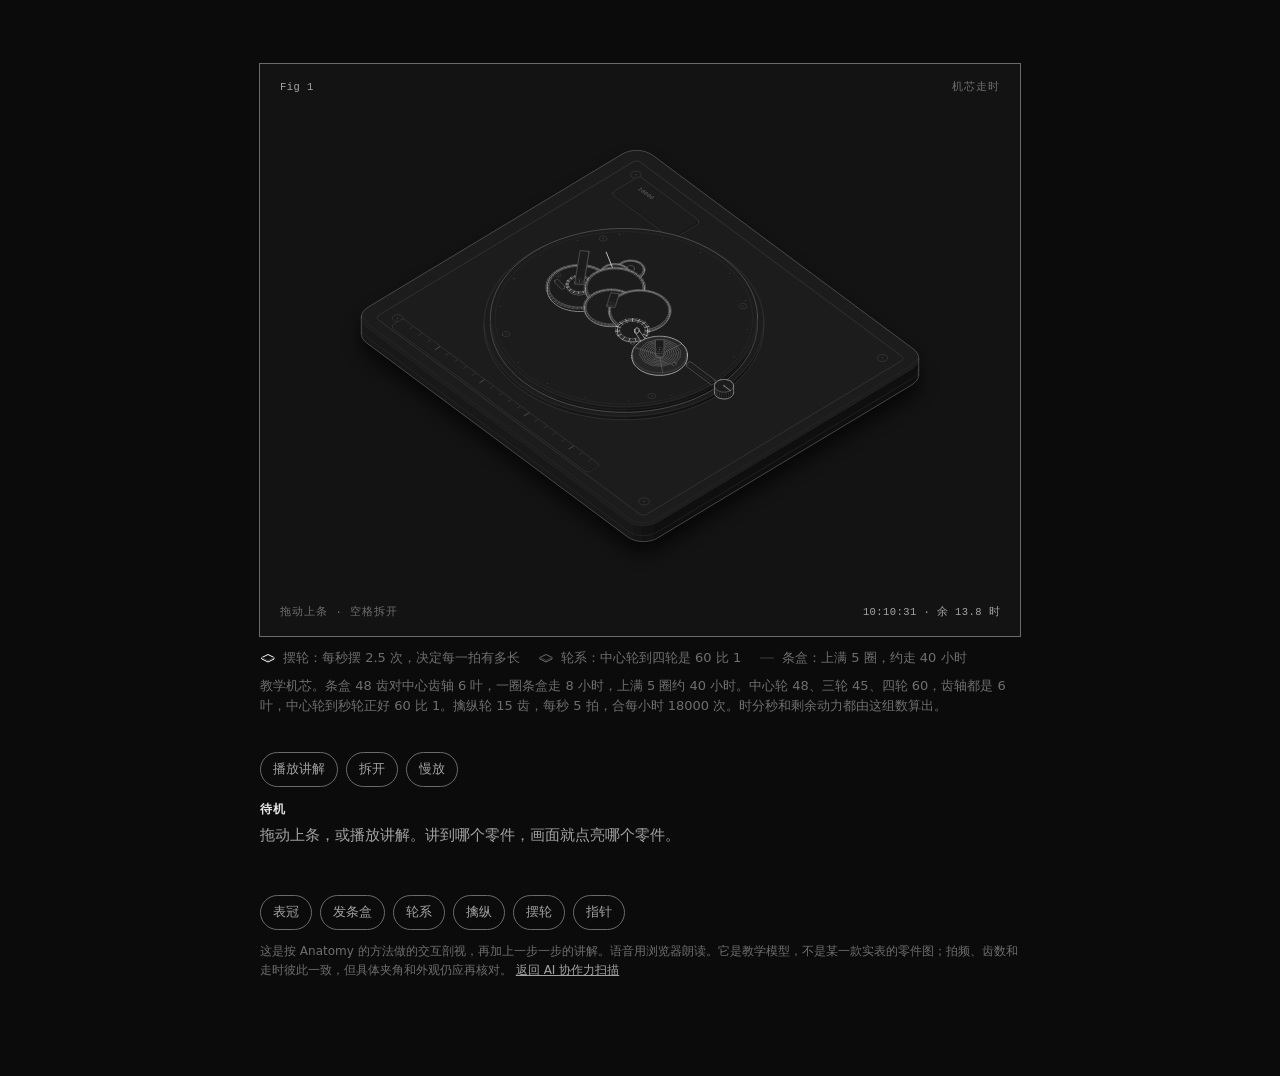
<file: watch/dark.html>
<!doctype html><html lang="en"><head><meta charset="utf-8"><meta name="viewport" content="width=device-width, initial-scale=1"><title>机械表如何计时</title><style>
.iso{
  --anatomy-page:#0b0b0b;--anatomy-card:#131313;--anatomy-text:#a3a3a3;--anatomy-strong:#e6e6e6;--anatomy-muted:#6e6e6e;
  --anatomy-paper:#131313;--anatomy-face:#1b1b1b;--anatomy-top:#1c1c1c;
  --anatomy-shade-0:#0f0f0f;--anatomy-shade-1:#121212;--anatomy-shade-2:#151515;--anatomy-shade-3:#181818;
  --anatomy-lit-top:#262626;--anatomy-lit-shade:#1d1d1d;
  --anatomy-hi:#d4d4d4;--anatomy-mid:#6a6a6a;--anatomy-lo:#3e3e3e;--anatomy-faint:#2a2a2a;--anatomy-lit:#ffffff;
  --anatomy-halo:#050505;--anatomy-halo-opacity:.9;--anatomy-dot:#e6e6e6;
  --anatomy-red:#ff6b6b;--anatomy-green:#6be0a0;--anatomy-blue:#6b9bff;
  --anatomy-weight:.6px;--anatomy-ease:cubic-bezier(.32,.72,0,1);
  --anatomy-mono:ui-monospace,"SF Mono",Menlo,Consolas,monospace;
  --anatomy-lift:inset 0 1px 0 0 #ffffff0a,inset 0 0 0 1px #ffffff06,0 0 0 1px #00000026,0 1px 1px -.5px #00000014,0 3px 3px -1.5px #00000014,0 6px 6px -3px #00000014,0 12px 12px -6px #00000014;
}
.iso[data-theme="light"]{
  --anatomy-page:#f2f2ef;--anatomy-card:#fbfbfa;--anatomy-text:#57575a;--anatomy-strong:#18181a;--anatomy-muted:#8c8c90;
  --anatomy-paper:#fbfbfa;--anatomy-face:#ffffff;--anatomy-top:#ffffff;
  --anatomy-shade-0:#dcdcd9;--anatomy-shade-1:#e5e5e2;--anatomy-shade-2:#ededea;--anatomy-shade-3:#f4f4f1;
  --anatomy-lit-top:#ffffff;--anatomy-lit-shade:#eeeeeb;
  --anatomy-hi:#26262a;--anatomy-mid:#8a8a8f;--anatomy-lo:#b4b4b8;--anatomy-faint:#d4d4d6;--anatomy-lit:#000000;
  --anatomy-halo:#8a8a80;--anatomy-halo-opacity:.32;--anatomy-dot:#3a3a3e;
  --anatomy-red:#e5484d;--anatomy-green:#30a46c;--anatomy-blue:#3e63dd;
  --anatomy-lift:inset 0 1px 0 0 #ffffff,0 0 0 1px #0000000f,0 1px 1px -.5px #0000000a,0 3px 3px -1.5px #0000000a,0 6px 6px -3px #0000000a,0 12px 12px -6px #0000000a;
}
.iso-svg{display:block;width:100%;height:auto;overflow:visible}
.iso-svg path,.iso-svg circle{vector-effect:non-scaling-stroke}
.iso-fill{fill:var(--anatomy-paper);stroke:none}
.iso-solid[data-lit]>.iso-fill{fill:var(--anatomy-face)}
.iso-shade,.iso-top{stroke:none}
.iso-shade[data-shade="0"]{fill:var(--anatomy-shade-0)}
.iso-shade[data-shade="1"]{fill:var(--anatomy-shade-1)}
.iso-shade[data-shade="2"]{fill:var(--anatomy-shade-2)}
.iso-shade[data-shade="3"]{fill:var(--anatomy-shade-3)}
.iso-top{fill:var(--anatomy-top)}
.iso-solid[data-lit]>.iso-top{fill:var(--anatomy-lit-top)}
.iso-solid[data-lit]>.iso-shade{fill:var(--anatomy-lit-shade)}
.iso-solid[data-seamless]>.iso-shade,.iso-solid[data-seamless]>.iso-top{stroke-width:.4;stroke-linejoin:round}
.iso-solid[data-seamless]>.iso-shade[data-shade="0"]{stroke:var(--anatomy-shade-0)}
.iso-solid[data-seamless]>.iso-shade[data-shade="1"]{stroke:var(--anatomy-shade-1)}
.iso-solid[data-seamless]>.iso-shade[data-shade="2"]{stroke:var(--anatomy-shade-2)}
.iso-solid[data-seamless]>.iso-shade[data-shade="3"]{stroke:var(--anatomy-shade-3)}
.iso-solid[data-seamless]>.iso-top{stroke:var(--anatomy-top)}
.iso-solid[data-seamless][data-lit]>.iso-top{stroke:var(--anatomy-lit-top)}
.iso-solid[data-seamless][data-lit]>.iso-shade{stroke:var(--anatomy-lit-shade)}
.iso-solid[data-lit]>.iso-edge{stroke:var(--anatomy-lit)}
.iso-halo{fill:var(--anatomy-halo);stroke:none;filter:blur(9px);opacity:var(--anatomy-halo-opacity);transform:translateY(3px)}
.iso-line{fill:none;stroke:var(--anatomy-lo);stroke-width:var(--anatomy-weight);stroke-linecap:round;stroke-linejoin:round}
.iso-line[data-tone="hi"]{stroke:var(--anatomy-hi)}
.iso-line[data-tone="mid"]{stroke:var(--anatomy-mid)}
.iso-line[data-tone="lo"]{stroke:var(--anatomy-lo)}
.iso-line[data-tone="faint"]{stroke:var(--anatomy-faint)}
.iso-line[data-tone="lit"]{stroke:var(--anatomy-lit)}
.iso-line[data-tone="red"]{stroke:var(--anatomy-red)}
.iso-line[data-tone="green"]{stroke:var(--anatomy-green)}
.iso-line[data-tone="blue"]{stroke:var(--anatomy-blue)}
.iso-line[data-dotted]{stroke-dasharray:.01 3.5;stroke-width:1}
.iso-line[data-dashed]{stroke-dasharray:3 3}
.iso-line[data-flow]{stroke-dasharray:2 6}
.iso-wire-end{fill:var(--anatomy-paper);stroke:var(--anatomy-lo);stroke-width:var(--anatomy-weight)}
.iso-wire[data-tone="hi"] .iso-wire-end{stroke:var(--anatomy-hi)}
.iso-wire[data-tone="mid"] .iso-wire-end{stroke:var(--anatomy-mid)}
.iso-wire[data-tone="faint"] .iso-wire-end{stroke:var(--anatomy-faint)}
.iso-wire[data-tone="lit"] .iso-wire-end{stroke:var(--anatomy-lit)}
.iso-dots circle{fill:var(--anatomy-dot);stroke:none;opacity:.32}
.iso-dots[data-tone="hi"] circle{opacity:.85}
.iso-dots[data-tone="mid"] circle{opacity:.45}
.iso-dots[data-tone="lo"] circle{opacity:.22}
.iso-dots[data-tone="faint"] circle{opacity:.12}
.iso-face-text{fill:var(--anatomy-mid);font-family:var(--anatomy-mono);letter-spacing:.04em}
.iso-face-text[data-tone="hi"]{fill:var(--anatomy-hi)}
.iso-face-text[data-tone="lo"]{fill:var(--anatomy-lo)}
.iso-face-text[data-tone="faint"]{fill:var(--anatomy-faint)}
.tb-body{fill:var(--anatomy-shade-2);stroke:none}
.tb-shine{fill:var(--anatomy-top);stroke:none}
.tb-shade{fill:var(--anatomy-shade-0);stroke:none}
.tb-ring{fill:none;stroke:var(--anatomy-lo);stroke-width:.45;stroke-linecap:butt;stroke-linejoin:round}
.tb-ring[data-tone="mid"]{stroke:var(--anatomy-mid)}
.tb-ring[data-tone="faint"]{stroke:var(--anatomy-faint)}
.tb-ring[data-tone="hi"]{stroke:var(--anatomy-hi)}
@keyframes iso-flow{to{stroke-dashoffset:-32}}
@keyframes iso-pulse{0%,100%{opacity:.18}12%{opacity:1}40%{opacity:.18}}
.iso-line[data-flow]{animation:iso-flow 1600ms linear infinite}
.iso-dots circle[data-pulse]{animation:iso-pulse 1600ms steps(1,end) infinite;animation-delay:var(--pulse-at,0ms)}
.iso-figure{margin:32px 0 36px}
.iso-plate{position:relative;padding:52px 24px;border-radius:0;background:var(--anatomy-card);box-shadow:0 0 0 1px var(--anatomy-mid);--anatomy-paper:var(--anatomy-card)}
.iso-plate-corners{position:absolute;inset:18px 20px;pointer-events:none}
.iso-plate-corner{position:absolute;color:var(--anatomy-muted);font-family:var(--anatomy-mono);font-size:10.5px;line-height:1;letter-spacing:.04em;white-space:nowrap}
.iso-plate-corner[data-corner="fig"]{top:0;left:0;color:var(--anatomy-text)}
.iso-plate-corner[data-corner="title"]{top:0;right:0;text-transform:uppercase;letter-spacing:.1em}
.iso-plate-corner[data-corner="hint"]{bottom:0;left:0;text-transform:uppercase;letter-spacing:.1em}
.iso-plate-corner[data-corner="readout"]{right:0;bottom:0;color:var(--anatomy-text);font-variant-numeric:tabular-nums}
.iso-plate .iso-svg{margin:0 auto}
.iso-legend{display:grid;gap:8px;margin-top:12px;color:var(--anatomy-muted);font-size:13px;line-height:1.55}
.iso-keys{display:flex;flex-wrap:wrap;gap:6px 18px}
.iso-key{display:inline-flex;align-items:center;gap:7px}
.iso-swatch{width:16px;height:10px;flex:none;overflow:visible}
.iso-swatch path{fill:none;stroke:var(--anatomy-hi);stroke-width:1;vector-effect:non-scaling-stroke;stroke-linejoin:round;stroke-linecap:round}
.iso-swatch[data-mark="raised"] path,.iso-swatch[data-mark="flat"] path{stroke:var(--anatomy-mid)}
.iso-swatch[data-mark="lit"] path{stroke:var(--anatomy-lit)}
.iso-swatch[data-mark="dim"] path{stroke:var(--anatomy-lo)}
.iso-swatch[data-mark="dotted"] path{stroke-dasharray:.01 3;stroke-width:1.4}
.iso-swatch[data-mark="dashed"] path{stroke-dasharray:3 2.5}
.iso-swatch[data-mark="red"] path{stroke:var(--anatomy-red)}
.iso-swatch[data-mark="green"] path{stroke:var(--anatomy-green)}
.iso-swatch[data-mark="blue"] path{stroke:var(--anatomy-blue)}
.iso-swatch-crease{stroke:var(--anatomy-lo)!important}
@media (max-width:560px){.iso-plate{padding:48px 12px 70px}.iso-plate-corner[data-corner="hint"]{bottom:18px}}
@media (prefers-reduced-motion:reduce){.iso-line[data-flow],.iso-dots circle[data-pulse]{animation:none}}

*{box-sizing:border-box}
html{color-scheme:dark}
body[data-theme="light"]{color-scheme:light}
body{margin:0;background:var(--anatomy-page);color:var(--anatomy-text);font:14px/1.6 ui-sans-serif,system-ui,-apple-system,"Segoe UI",sans-serif;-webkit-font-smoothing:antialiased}
.iso-page{width:min(760px,100% - 32px);margin:64px auto 96px}
</style></head><body class="iso" data-theme="dark"><main class="iso-page">
<style>
  body{font-family:"PingFang SC","Noto Sans SC","WenQuanYi Micro Hei","Microsoft YaHei",ui-sans-serif,system-ui,sans-serif}
  .iso-stage{touch-action:pan-y;cursor:ew-resize}
  .iso-stage:focus-visible{outline:1px solid var(--anatomy-muted);outline-offset:6px}
  .iso-stage[data-focus] [data-part]:not([data-on]){--anatomy-hi:var(--anatomy-mid);--anatomy-mid:var(--anatomy-lo)}
  .iso-stage[data-focus] [data-part="bench"]:not([data-on]){--anatomy-hi:var(--anatomy-mid)}
  .iso-stage[data-focus] [data-part][data-on]{--anatomy-hi:var(--anatomy-lit);--anatomy-mid:var(--anatomy-hi)}
  .iso-stage[data-focus] [data-part][data-on] .iso-top{fill:var(--anatomy-lit-top)}
  .iso-stage[data-focus] [data-part][data-on] .iso-shade{fill:var(--anatomy-lit-shade)}
  .lecture{display:grid;gap:12px;margin-top:18px}
  .lecture-bar,.lecture-parts{display:flex;flex-wrap:wrap;gap:8px}
  .lecture button{font:inherit;font-size:13px;padding:6px 12px;border-radius:999px;border:1px solid var(--anatomy-mid);background:transparent;color:var(--anatomy-text);cursor:pointer}
  .lecture button[data-on]{color:var(--anatomy-strong);border-color:var(--anatomy-strong)}
  .lecture-now{margin:0;min-height:5.6em;color:var(--anatomy-text);font-size:15px;line-height:1.7}
  .lecture-now strong{display:block;margin-bottom:4px;color:var(--anatomy-strong);font-size:12px;letter-spacing:.12em}
  .lecture-note{margin:0;color:var(--anatomy-muted);font-size:12px;line-height:1.6}
  .lecture-note a{color:var(--anatomy-text)}
</style><figure class="iso-figure"><div class="iso-plate"><div class="iso-plate-corners" aria-hidden="true"><span class="iso-plate-corner" data-corner="fig">Fig 1</span><span class="iso-plate-corner" data-corner="title">机芯走时</span><span class="iso-plate-corner" data-corner="hint">拖动上条 · 空格拆开</span><span class="iso-plate-corner" data-corner="readout" data-readout>10:10:30 · 余 13.8 时</span></div><div class="iso-stage" tabindex="0" role="group" aria-label="机械表机芯。左右键上条，上下键选择零件，空格拆开，回车播放讲解"><svg xmlns="http://www.w3.org/2000/svg" class="iso-svg" viewBox="0 0 700 460" role="img" aria-label="一只打开的机械表机芯，放在铺有尺的底板上。发条盒、轮系、擒纵叉、摆轮和指针按真实齿数联动。拖动可上条，空格可拆开。"><g class="it" data-piece="bench" data-part="bench" data-k="0.0000" data-lift="0.0000"><path class="iso-halo" d="M76 205.3L76.6 202.6L78 200L80.1 197.7L82.9 195.6L332.6 45.2L335.9 43.5L339.7 42.4L343.6 41.7L347.8 41.6L351.8 42L355.7 42.9L359.2 44.4L362.2 46.2L618.6 236.8L621.1 239L622.8 241.5L623.8 244.1L624 246.9L624 262.5L623.4 265.2L622 267.8L619.9 270.1L617.1 272.2L367.4 422.6L364.1 424.2L360.3 425.4L356.4 426.1L352.2 426.2L348.2 425.8L344.3 424.8L340.8 423.4L337.8 421.6L81.4 231L78.9 228.8L77.2 226.3L76.2 223.6L76 220.9Z"/><g class="iso-solid"><path class="iso-fill" d="M324.9 113.4L325.1 110.6L326.2 108L328.2 105.6L330.9 103.5L334.2 101.9L338 100.9L342.1 100.4L346.2 100.5L350.1 101.3L353.7 102.6L356.8 104.4L359.2 106.7L360.8 109.2L361.5 111.9L361.5 115L361.3 117.8L360.1 120.4L358.2 122.8L355.4 124.9L352.1 126.5L348.3 127.5L344.3 128L340.2 127.9L336.2 127.1L332.6 125.8L329.5 124L327.1 121.7L325.6 119.2L324.9 116.5Z"/><path class="iso-shade" data-shade="0" d="M355.4 124.9L352.1 126.5L352.1 123.4L355.4 121.8ZM361.5 115L361.3 117.8L361.3 114.7L361.5 111.9ZM361.3 117.8L360.1 120.4L360.1 117.3L361.3 114.7ZM360.1 120.4L358.2 122.8L358.2 119.7L360.1 117.3ZM358.2 122.8L355.4 124.9L355.4 121.8L358.2 119.7Z"/><path class="iso-shade" data-shade="1" d="M352.1 126.5L348.3 127.5L348.3 124.4L352.1 123.4ZM348.3 127.5L344.3 128L344.3 124.9L348.3 124.4Z"/><path class="iso-shade" data-shade="2" d="M344.3 128L340.2 127.9L340.2 124.8L344.3 124.9ZM340.2 127.9L336.2 127.1L336.2 124L340.2 124.8ZM336.2 127.1L332.6 125.8L332.6 122.7L336.2 124Z"/><path class="iso-shade" data-shade="3" d="M332.6 125.8L329.5 124L329.5 120.9L332.6 122.7ZM329.5 124L327.1 121.7L327.1 118.6L329.5 120.9ZM327.1 121.7L325.6 119.2L325.6 116.1L327.1 118.6ZM325.6 119.2L324.9 116.5L324.9 113.4L325.6 116.1Z"/><path class="iso-top" d="M355.4 121.8L352.1 123.4L348.3 124.4L344.3 124.9L340.2 124.8L336.2 124L332.6 122.7L329.5 120.9L327.1 118.6L325.6 116.1L324.9 113.4L325.1 110.6L326.2 108L328.2 105.6L330.9 103.5L334.2 101.9L338 100.9L342.1 100.4L346.2 100.5L350.1 101.3L353.7 102.6L356.8 104.4L359.2 106.7L360.8 109.2L361.5 111.9L361.3 114.7L360.1 117.3L358.2 119.7Z"/><path class="iso-line iso-crease" data-tone="faint" d="M361.5 111.9L361.3 114.7L360.1 117.3L358.2 119.7L355.4 121.8L352.1 123.4L348.3 124.4L344.3 124.9L340.2 124.8L336.2 124L332.6 122.7L329.5 120.9L327.1 118.6L325.6 116.1L324.9 113.4"/><path class="iso-line iso-edge" data-tone="lo" d="M324.9 113.4L325.1 110.6L326.2 108L328.2 105.6L330.9 103.5L334.2 101.9L338 100.9L342.1 100.4L346.2 100.5L350.1 101.3L353.7 102.6L356.8 104.4L359.2 106.7L360.8 109.2L361.5 111.9M361.5 115L361.3 117.8L360.1 120.4L358.2 122.8L355.4 124.9L352.1 126.5L348.3 127.5L344.3 128L340.2 127.9L336.2 127.1L332.6 125.8L329.5 124L327.1 121.7L325.6 119.2L324.9 116.5M324.9 113.4L324.9 116.5M361.5 111.9L361.5 115"/></g><g class="iso-solid"><path class="iso-fill" d="M329.6 108.5L329.7 106.5L330.6 104.5L332 102.7L334 101.2L336.5 100L339.3 99.2L342.3 98.9L345.4 99L348.3 99.5L351 100.5L353.3 101.9L355.1 103.5L356.2 105.4L356.8 107.4L356.8 112.1L356.6 114.1L355.8 116.1L354.3 117.9L352.3 119.4L349.8 120.6L347 121.4L344 121.7L340.9 121.6L338 121.1L335.3 120.1L333 118.7L331.3 117.1L330.1 115.2L329.6 113.2Z"/><path class="iso-shade" data-shade="0" d="M352.3 119.4L349.8 120.6L349.8 115.9L352.3 114.7ZM356.8 112.1L356.6 114.1L356.6 109.5L356.8 107.4ZM356.6 114.1L355.8 116.1L355.8 111.4L356.6 109.5ZM355.8 116.1L354.3 117.9L354.3 113.2L355.8 111.4ZM354.3 117.9L352.3 119.4L352.3 114.7L354.3 113.2Z"/><path class="iso-shade" data-shade="1" d="M349.8 120.6L347 121.4L347 116.7L349.8 115.9ZM347 121.4L344 121.7L344 117.1L347 116.7Z"/><path class="iso-shade" data-shade="2" d="M344 121.7L340.9 121.6L340.9 117L344 117.1ZM340.9 121.6L338 121.1L338 116.4L340.9 117ZM338 121.1L335.3 120.1L335.3 115.4L338 116.4Z"/><path class="iso-shade" data-shade="3" d="M335.3 120.1L333 118.7L333 114.1L335.3 115.4ZM333 118.7L331.3 117.1L331.3 112.4L333 114.1ZM331.3 117.1L330.1 115.2L330.1 110.5L331.3 112.4ZM330.1 115.2L329.6 113.2L329.6 108.5L330.1 110.5Z"/><path class="iso-top" d="M352.3 114.7L349.8 115.9L347 116.7L344 117.1L340.9 117L338 116.4L335.3 115.4L333 114.1L331.3 112.4L330.1 110.5L329.6 108.5L329.7 106.5L330.6 104.5L332 102.7L334 101.2L336.5 100L339.3 99.2L342.3 98.9L345.4 99L348.3 99.5L351 100.5L353.3 101.9L355.1 103.5L356.2 105.4L356.8 107.4L356.6 109.5L355.8 111.4L354.3 113.2Z"/><path class="iso-line iso-crease" data-tone="faint" d="M356.8 107.4L356.6 109.5L355.8 111.4L354.3 113.2L352.3 114.7L349.8 115.9L347 116.7L344 117.1L340.9 117L338 116.4L335.3 115.4L333 114.1L331.3 112.4L330.1 110.5L329.6 108.5"/><path class="iso-line iso-edge" data-tone="mid" d="M329.6 108.5L329.7 106.5L330.6 104.5L332 102.7L334 101.2L336.5 100L339.3 99.2L342.3 98.9L345.4 99L348.3 99.5L351 100.5L353.3 101.9L355.1 103.5L356.2 105.4L356.8 107.4M356.8 112.1L356.6 114.1L355.8 116.1L354.3 117.9L352.3 119.4L349.8 120.6L347 121.4L344 121.7L340.9 121.6L338 121.1L335.3 120.1L333 118.7L331.3 117.1L330.1 115.2L329.6 113.2M329.6 108.5L329.6 113.2M356.8 107.4L356.8 112.1"/></g><g class="iso-solid"><path class="iso-fill" d="M145.2 221.6L145.5 218.8L146.6 216.2L148.6 213.8L151.3 211.7L154.6 210.1L158.4 209.1L162.5 208.6L166.6 208.7L170.5 209.5L174.1 210.8L177.2 212.6L179.6 214.9L181.2 217.4L181.9 220.1L181.9 223.2L181.6 226L180.5 228.6L178.6 231L175.8 233.1L172.5 234.7L168.7 235.8L164.6 236.2L160.5 236.1L156.6 235.3L153 234L149.9 232.2L147.5 229.9L145.9 227.4L145.2 224.7Z"/><path class="iso-shade" data-shade="0" d="M175.8 233.1L172.5 234.7L172.5 231.6L175.8 230ZM181.9 223.2L181.6 226L181.6 222.9L181.9 220.1ZM181.6 226L180.5 228.6L180.5 225.5L181.6 222.9ZM180.5 228.6L178.6 231L178.6 227.9L180.5 225.5ZM178.6 231L175.8 233.1L175.8 230L178.6 227.9Z"/><path class="iso-shade" data-shade="1" d="M172.5 234.7L168.7 235.8L168.7 232.6L172.5 231.6ZM168.7 235.8L164.6 236.2L164.6 233.1L168.7 232.6Z"/><path class="iso-shade" data-shade="2" d="M164.6 236.2L160.5 236.1L160.5 233L164.6 233.1ZM160.5 236.1L156.6 235.3L156.6 232.2L160.5 233ZM156.6 235.3L153 234L153 230.9L156.6 232.2Z"/><path class="iso-shade" data-shade="3" d="M153 234L149.9 232.2L149.9 229.1L153 230.9ZM149.9 232.2L147.5 229.9L147.5 226.8L149.9 229.1ZM147.5 229.9L145.9 227.4L145.9 224.3L147.5 226.8ZM145.9 227.4L145.2 224.7L145.2 221.6L145.9 224.3Z"/><path class="iso-top" d="M175.8 230L172.5 231.6L168.7 232.6L164.6 233.1L160.5 233L156.6 232.2L153 230.9L149.9 229.1L147.5 226.8L145.9 224.3L145.2 221.6L145.5 218.8L146.6 216.2L148.6 213.8L151.3 211.7L154.6 210.1L158.4 209.1L162.5 208.6L166.6 208.7L170.5 209.5L174.1 210.8L177.2 212.6L179.6 214.9L181.2 217.4L181.9 220.1L181.6 222.9L180.5 225.5L178.6 227.9Z"/><path class="iso-line iso-crease" data-tone="faint" d="M181.9 220.1L181.6 222.9L180.5 225.5L178.6 227.9L175.8 230L172.5 231.6L168.7 232.6L164.6 233.1L160.5 233L156.6 232.2L153 230.9L149.9 229.1L147.5 226.8L145.9 224.3L145.2 221.6"/><path class="iso-line iso-edge" data-tone="lo" d="M145.2 221.6L145.5 218.8L146.6 216.2L148.6 213.8L151.3 211.7L154.6 210.1L158.4 209.1L162.5 208.6L166.6 208.7L170.5 209.5L174.1 210.8L177.2 212.6L179.6 214.9L181.2 217.4L181.9 220.1M181.9 223.2L181.6 226L180.5 228.6L178.6 231L175.8 233.1L172.5 234.7L168.7 235.8L164.6 236.2L160.5 236.1L156.6 235.3L153 234L149.9 232.2L147.5 229.9L145.9 227.4L145.2 224.7M145.2 221.6L145.2 224.7M181.9 220.1L181.9 223.2"/></g><g class="iso-solid"><path class="iso-fill" d="M149.9 216.7L150.1 214.7L150.9 212.7L152.4 210.9L154.4 209.4L156.9 208.2L159.7 207.4L162.7 207.1L165.8 207.2L168.7 207.7L171.4 208.7L173.7 210.1L175.5 211.7L176.6 213.6L177.2 215.6L177.2 220.3L177 222.3L176.2 224.3L174.7 226.1L172.7 227.6L170.2 228.8L167.4 229.6L164.4 230L161.3 229.9L158.4 229.3L155.7 228.3L153.4 227L151.6 225.3L150.5 223.4L149.9 221.4Z"/><path class="iso-shade" data-shade="0" d="M172.7 227.6L170.2 228.8L170.2 224.1L172.7 223ZM177.2 220.3L177 222.3L177 217.7L177.2 215.6ZM177 222.3L176.2 224.3L176.2 219.6L177 217.7ZM176.2 224.3L174.7 226.1L174.7 221.4L176.2 219.6ZM174.7 226.1L172.7 227.6L172.7 223L174.7 221.4Z"/><path class="iso-shade" data-shade="1" d="M170.2 228.8L167.4 229.6L167.4 224.9L170.2 224.1ZM167.4 229.6L164.4 230L164.4 225.3L167.4 224.9Z"/><path class="iso-shade" data-shade="2" d="M164.4 230L161.3 229.9L161.3 225.2L164.4 225.3ZM161.3 229.9L158.4 229.3L158.4 224.6L161.3 225.2ZM158.4 229.3L155.7 228.3L155.7 223.6L158.4 224.6Z"/><path class="iso-shade" data-shade="3" d="M155.7 228.3L153.4 227L153.4 222.3L155.7 223.6ZM153.4 227L151.6 225.3L151.6 220.6L153.4 222.3ZM151.6 225.3L150.5 223.4L150.5 218.7L151.6 220.6ZM150.5 223.4L149.9 221.4L149.9 216.7L150.5 218.7Z"/><path class="iso-top" d="M172.7 223L170.2 224.1L167.4 224.9L164.4 225.3L161.3 225.2L158.4 224.6L155.7 223.6L153.4 222.3L151.6 220.6L150.5 218.7L149.9 216.7L150.1 214.7L150.9 212.7L152.4 210.9L154.4 209.4L156.9 208.2L159.7 207.4L162.7 207.1L165.8 207.2L168.7 207.7L171.4 208.7L173.7 210.1L175.5 211.7L176.6 213.6L177.2 215.6L177 217.7L176.2 219.6L174.7 221.4Z"/><path class="iso-line iso-crease" data-tone="faint" d="M177.2 215.6L177 217.7L176.2 219.6L174.7 221.4L172.7 223L170.2 224.1L167.4 224.9L164.4 225.3L161.3 225.2L158.4 224.6L155.7 223.6L153.4 222.3L151.6 220.6L150.5 218.7L149.9 216.7"/><path class="iso-line iso-edge" data-tone="mid" d="M149.9 216.7L150.1 214.7L150.9 212.7L152.4 210.9L154.4 209.4L156.9 208.2L159.7 207.4L162.7 207.1L165.8 207.2L168.7 207.7L171.4 208.7L173.7 210.1L175.5 211.7L176.6 213.6L177.2 215.6M177.2 220.3L177 222.3L176.2 224.3L174.7 226.1L172.7 227.6L170.2 228.8L167.4 229.6L164.4 230L161.3 229.9L158.4 229.3L155.7 228.3L153.4 227L151.6 225.3L150.5 223.4L149.9 221.4M149.9 216.7L149.9 221.4M177.2 215.6L177.2 220.3"/></g><g class="iso-solid"><path class="iso-fill" d="M518.1 257L518.4 254.3L519.5 251.6L521.4 249.2L524.2 247.2L527.5 245.6L531.3 244.5L535.4 244L539.5 244.2L543.4 244.9L547 246.2L550.1 248.1L552.5 250.3L554.1 252.8L554.8 255.5L554.8 258.7L554.5 261.4L553.4 264.1L551.4 266.5L548.7 268.5L545.4 270.1L541.6 271.2L537.5 271.7L533.4 271.5L529.5 270.8L525.9 269.4L522.8 267.6L520.4 265.4L518.8 262.8L518.1 260.1Z"/><path class="iso-shade" data-shade="0" d="M548.7 268.5L545.4 270.1L545.4 267L548.7 265.4ZM554.8 258.7L554.5 261.4L554.5 258.3L554.8 255.5ZM554.5 261.4L553.4 264.1L553.4 260.9L554.5 258.3ZM553.4 264.1L551.4 266.5L551.4 263.3L553.4 260.9ZM551.4 266.5L548.7 268.5L548.7 265.4L551.4 263.3Z"/><path class="iso-shade" data-shade="1" d="M545.4 270.1L541.6 271.2L541.6 268.1L545.4 267ZM541.6 271.2L537.5 271.7L537.5 268.5L541.6 268.1Z"/><path class="iso-shade" data-shade="2" d="M537.5 271.7L533.4 271.5L533.4 268.4L537.5 268.5ZM533.4 271.5L529.5 270.8L529.5 267.6L533.4 268.4ZM529.5 270.8L525.9 269.4L525.9 266.3L529.5 267.6Z"/><path class="iso-shade" data-shade="3" d="M525.9 269.4L522.8 267.6L522.8 264.5L525.9 266.3ZM522.8 267.6L520.4 265.4L520.4 262.3L522.8 264.5ZM520.4 265.4L518.8 262.8L518.8 259.7L520.4 262.3ZM518.8 262.8L518.1 260.1L518.1 257L518.8 259.7Z"/><path class="iso-top" d="M548.7 265.4L545.4 267L541.6 268.1L537.5 268.5L533.4 268.4L529.5 267.6L525.9 266.3L522.8 264.5L520.4 262.3L518.8 259.7L518.1 257L518.4 254.3L519.5 251.6L521.4 249.2L524.2 247.2L527.5 245.6L531.3 244.5L535.4 244L539.5 244.2L543.4 244.9L547 246.2L550.1 248.1L552.5 250.3L554.1 252.8L554.8 255.5L554.5 258.3L553.4 260.9L551.4 263.3Z"/><path class="iso-line iso-crease" data-tone="faint" d="M554.8 255.5L554.5 258.3L553.4 260.9L551.4 263.3L548.7 265.4L545.4 267L541.6 268.1L537.5 268.5L533.4 268.4L529.5 267.6L525.9 266.3L522.8 264.5L520.4 262.3L518.8 259.7L518.1 257"/><path class="iso-line iso-edge" data-tone="lo" d="M518.1 257L518.4 254.3L519.5 251.6L521.4 249.2L524.2 247.2L527.5 245.6L531.3 244.5L535.4 244L539.5 244.2L543.4 244.9L547 246.2L550.1 248.1L552.5 250.3L554.1 252.8L554.8 255.5M554.8 258.7L554.5 261.4L553.4 264.1L551.4 266.5L548.7 268.5L545.4 270.1L541.6 271.2L537.5 271.7L533.4 271.5L529.5 270.8L525.9 269.4L522.8 267.6L520.4 265.4L518.8 262.8L518.1 260.1M518.1 257L518.1 260.1M554.8 255.5L554.8 258.7"/></g><g class="iso-solid"><path class="iso-fill" d="M522.8 252.2L523 250.1L523.8 248.2L525.3 246.4L527.3 244.8L529.8 243.6L532.6 242.9L535.6 242.5L538.7 242.6L541.6 243.2L544.3 244.2L546.6 245.5L548.4 247.2L549.5 249.1L550.1 251.1L550.1 255.7L549.9 257.8L549.1 259.7L547.6 261.5L545.6 263.1L543.1 264.2L540.3 265L537.3 265.4L534.2 265.3L531.3 264.7L528.6 263.7L526.3 262.4L524.5 260.7L523.4 258.8L522.8 256.8Z"/><path class="iso-shade" data-shade="0" d="M545.6 263.1L543.1 264.2L543.1 259.6L545.6 258.4ZM550.1 255.7L549.9 257.8L549.9 253.1L550.1 251.1ZM549.9 257.8L549.1 259.7L549.1 255.1L549.9 253.1ZM549.1 259.7L547.6 261.5L547.6 256.9L549.1 255.1ZM547.6 261.5L545.6 263.1L545.6 258.4L547.6 256.9Z"/><path class="iso-shade" data-shade="1" d="M543.1 264.2L540.3 265L540.3 260.4L543.1 259.6ZM540.3 265L537.3 265.4L537.3 260.7L540.3 260.4Z"/><path class="iso-shade" data-shade="2" d="M537.3 265.4L534.2 265.3L534.2 260.6L537.3 260.7ZM534.2 265.3L531.3 264.7L531.3 260L534.2 260.6ZM531.3 264.7L528.6 263.7L528.6 259.1L531.3 260Z"/><path class="iso-shade" data-shade="3" d="M528.6 263.7L526.3 262.4L526.3 257.7L528.6 259.1ZM526.3 262.4L524.5 260.7L524.5 256L526.3 257.7ZM524.5 260.7L523.4 258.8L523.4 254.2L524.5 256ZM523.4 258.8L522.8 256.8L522.8 252.2L523.4 254.2Z"/><path class="iso-top" d="M545.6 258.4L543.1 259.6L540.3 260.4L537.3 260.7L534.2 260.6L531.3 260L528.6 259.1L526.3 257.7L524.5 256L523.4 254.2L522.8 252.2L523 250.1L523.8 248.2L525.3 246.4L527.3 244.8L529.8 243.6L532.6 242.9L535.6 242.5L538.7 242.6L541.6 243.2L544.3 244.2L546.6 245.5L548.4 247.2L549.5 249.1L550.1 251.1L549.9 253.1L549.1 255.1L547.6 256.9Z"/><path class="iso-line iso-crease" data-tone="faint" d="M550.1 251.1L549.9 253.1L549.1 255.1L547.6 256.9L545.6 258.4L543.1 259.6L540.3 260.4L537.3 260.7L534.2 260.6L531.3 260L528.6 259.1L526.3 257.7L524.5 256L523.4 254.2L522.8 252.2"/><path class="iso-line iso-edge" data-tone="mid" d="M522.8 252.2L523 250.1L523.8 248.2L525.3 246.4L527.3 244.8L529.8 243.6L532.6 242.9L535.6 242.5L538.7 242.6L541.6 243.2L544.3 244.2L546.6 245.5L548.4 247.2L549.5 249.1L550.1 251.1M550.1 255.7L549.9 257.8L549.1 259.7L547.6 261.5L545.6 263.1L543.1 264.2L540.3 265L537.3 265.4L534.2 265.3L531.3 264.7L528.6 263.7L526.3 262.4L524.5 260.7L523.4 258.8L522.8 256.8M522.8 252.2L522.8 256.8M550.1 251.1L550.1 255.7"/></g><g class="iso-solid"><path class="iso-fill" d="M338.5 365.2L338.7 362.5L339.9 359.8L341.8 357.4L344.6 355.4L347.9 353.8L351.7 352.7L355.7 352.2L359.8 352.4L363.8 353.1L367.4 354.5L370.5 356.3L372.9 358.5L374.4 361.1L375.1 363.8L375.1 366.9L374.9 369.6L373.8 372.3L371.8 374.7L369.1 376.7L365.8 378.3L362 379.4L357.9 379.9L353.8 379.7L349.9 379L346.3 377.6L343.2 375.8L340.8 373.6L339.2 371.1L338.5 368.3Z"/><path class="iso-shade" data-shade="0" d="M369.1 376.7L365.8 378.3L365.8 375.2L369.1 373.6ZM375.1 366.9L374.9 369.6L374.9 366.5L375.1 363.8ZM374.9 369.6L373.8 372.3L373.8 369.2L374.9 366.5ZM373.8 372.3L371.8 374.7L371.8 371.6L373.8 369.2ZM371.8 374.7L369.1 376.7L369.1 373.6L371.8 371.6Z"/><path class="iso-shade" data-shade="1" d="M365.8 378.3L362 379.4L362 376.3L365.8 375.2ZM362 379.4L357.9 379.9L357.9 376.7L362 376.3Z"/><path class="iso-shade" data-shade="2" d="M357.9 379.9L353.8 379.7L353.8 376.6L357.9 376.7ZM353.8 379.7L349.9 379L349.9 375.9L353.8 376.6ZM349.9 379L346.3 377.6L346.3 374.5L349.9 375.9Z"/><path class="iso-shade" data-shade="3" d="M346.3 377.6L343.2 375.8L343.2 372.7L346.3 374.5ZM343.2 375.8L340.8 373.6L340.8 370.5L343.2 372.7ZM340.8 373.6L339.2 371.1L339.2 367.9L340.8 370.5ZM339.2 371.1L338.5 368.3L338.5 365.2L339.2 367.9Z"/><path class="iso-top" d="M369.1 373.6L365.8 375.2L362 376.3L357.9 376.7L353.8 376.6L349.9 375.9L346.3 374.5L343.2 372.7L340.8 370.5L339.2 367.9L338.5 365.2L338.7 362.5L339.9 359.8L341.8 357.4L344.6 355.4L347.9 353.8L351.7 352.7L355.7 352.2L359.8 352.4L363.8 353.1L367.4 354.5L370.5 356.3L372.9 358.5L374.4 361.1L375.1 363.8L374.9 366.5L373.8 369.2L371.8 371.6Z"/><path class="iso-line iso-crease" data-tone="faint" d="M375.1 363.8L374.9 366.5L373.8 369.2L371.8 371.6L369.1 373.6L365.8 375.2L362 376.3L357.9 376.7L353.8 376.6L349.9 375.9L346.3 374.5L343.2 372.7L340.8 370.5L339.2 367.9L338.5 365.2"/><path class="iso-line iso-edge" data-tone="lo" d="M338.5 365.2L338.7 362.5L339.9 359.8L341.8 357.4L344.6 355.4L347.9 353.8L351.7 352.7L355.7 352.2L359.8 352.4L363.8 353.1L367.4 354.5L370.5 356.3L372.9 358.5L374.4 361.1L375.1 363.8M375.1 366.9L374.9 369.6L373.8 372.3L371.8 374.7L369.1 376.7L365.8 378.3L362 379.4L357.9 379.9L353.8 379.7L349.9 379L346.3 377.6L343.2 375.8L340.8 373.6L339.2 371.1L338.5 368.3M338.5 365.2L338.5 368.3M375.1 363.8L375.1 366.9"/></g><g class="iso-solid"><path class="iso-fill" d="M343.2 360.4L343.4 358.3L344.2 356.4L345.7 354.6L347.7 353L350.2 351.9L353 351.1L356 350.7L359.1 350.8L362 351.4L364.7 352.4L367 353.7L368.7 355.4L369.9 357.3L370.4 359.3L370.4 364L370.3 366L369.4 368L368 369.7L366 371.3L363.5 372.5L360.7 373.2L357.7 373.6L354.6 373.5L351.7 372.9L349 372L346.7 370.6L344.9 368.9L343.8 367.1L343.2 365Z"/><path class="iso-shade" data-shade="0" d="M366 371.3L363.5 372.5L363.5 367.8L366 366.6ZM370.4 364L370.3 366L370.3 361.3L370.4 359.3ZM370.3 366L369.4 368L369.4 363.3L370.3 361.3ZM369.4 368L368 369.7L368 365.1L369.4 363.3ZM368 369.7L366 371.3L366 366.6L368 365.1Z"/><path class="iso-shade" data-shade="1" d="M363.5 372.5L360.7 373.2L360.7 368.6L363.5 367.8ZM360.7 373.2L357.7 373.6L357.7 368.9L360.7 368.6Z"/><path class="iso-shade" data-shade="2" d="M357.7 373.6L354.6 373.5L354.6 368.8L357.7 368.9ZM354.6 373.5L351.7 372.9L351.7 368.3L354.6 368.8ZM351.7 372.9L349 372L349 367.3L351.7 368.3Z"/><path class="iso-shade" data-shade="3" d="M349 372L346.7 370.6L346.7 365.9L349 367.3ZM346.7 370.6L344.9 368.9L344.9 364.3L346.7 365.9ZM344.9 368.9L343.8 367.1L343.8 362.4L344.9 364.3ZM343.8 367.1L343.2 365L343.2 360.4L343.8 362.4Z"/><path class="iso-top" d="M366 366.6L363.5 367.8L360.7 368.6L357.7 368.9L354.6 368.8L351.7 368.3L349 367.3L346.7 365.9L344.9 364.3L343.8 362.4L343.2 360.4L343.4 358.3L344.2 356.4L345.7 354.6L347.7 353L350.2 351.9L353 351.1L356 350.7L359.1 350.8L362 351.4L364.7 352.4L367 353.7L368.7 355.4L369.9 357.3L370.4 359.3L370.3 361.3L369.4 363.3L368 365.1Z"/><path class="iso-line iso-crease" data-tone="faint" d="M370.4 359.3L370.3 361.3L369.4 363.3L368 365.1L366 366.6L363.5 367.8L360.7 368.6L357.7 368.9L354.6 368.8L351.7 368.3L349 367.3L346.7 365.9L344.9 364.3L343.8 362.4L343.2 360.4"/><path class="iso-line iso-edge" data-tone="mid" d="M343.2 360.4L343.4 358.3L344.2 356.4L345.7 354.6L347.7 353L350.2 351.9L353 351.1L356 350.7L359.1 350.8L362 351.4L364.7 352.4L367 353.7L368.7 355.4L369.9 357.3L370.4 359.3M370.4 364L370.3 366L369.4 368L368 369.7L366 371.3L363.5 372.5L360.7 373.2L357.7 373.6L354.6 373.5L351.7 372.9L349 372L346.7 370.6L344.9 368.9L343.8 367.1L343.2 365M343.2 360.4L343.2 365M370.4 359.3L370.4 364"/></g><g class="iso-solid"><path class="iso-fill" d="M76 197.5L76.6 194.8L78 192.2L80.1 189.9L82.9 187.8L332.6 37.4L335.9 35.8L339.7 34.6L343.6 33.9L347.8 33.8L351.8 34.2L355.7 35.2L359.2 36.6L362.2 38.4L618.6 229L621.1 231.2L622.8 233.7L623.8 236.4L624 239.1L624 254.7L623.4 257.4L622 260L619.9 262.3L617.1 264.4L367.4 414.8L364.1 416.5L360.3 417.6L356.4 418.3L352.2 418.4L348.2 418L344.3 417.1L340.8 415.6L337.8 413.8L81.4 223.2L78.9 221L77.2 218.5L76.2 215.9L76 213.1Z"/><path class="iso-shade" data-shade="0" d="M624 254.7L623.4 257.4L623.4 241.8L624 239.1ZM623.4 257.4L622 260L622 244.4L623.4 241.8ZM622 260L619.9 262.3L619.9 246.8L622 244.4ZM619.9 262.3L617.1 264.4L617.1 248.8L619.9 246.8ZM617.1 264.4L367.4 414.8L367.4 399.2L617.1 248.8ZM367.4 414.8L364.1 416.5L364.1 400.9L367.4 399.2Z"/><path class="iso-shade" data-shade="1" d="M364.1 416.5L360.3 417.6L360.3 402L364.1 400.9ZM360.3 417.6L356.4 418.3L356.4 402.7L360.3 402ZM356.4 418.3L352.2 418.4L352.2 402.8L356.4 402.7Z"/><path class="iso-shade" data-shade="2" d="M352.2 418.4L348.2 418L348.2 402.4L352.2 402.8ZM348.2 418L344.3 417.1L344.3 401.5L348.2 402.4Z"/><path class="iso-shade" data-shade="3" d="M344.3 417.1L340.8 415.6L340.8 400.1L344.3 401.5ZM340.8 415.6L337.8 413.8L337.8 398.2L340.8 400.1ZM337.8 413.8L81.4 223.2L81.4 207.7L337.8 398.2ZM81.4 223.2L78.9 221L78.9 205.4L81.4 207.7ZM78.9 221L77.2 218.5L77.2 202.9L78.9 205.4ZM77.2 218.5L76.2 215.9L76.2 200.3L77.2 202.9ZM76.2 215.9L76 213.1L76 197.5L76.2 200.3Z"/><path class="iso-top" d="M618.6 229L621.1 231.2L622.8 233.7L623.8 236.4L624 239.1L623.4 241.8L622 244.4L619.9 246.8L617.1 248.8L367.4 399.2L364.1 400.9L360.3 402L356.4 402.7L352.2 402.8L348.2 402.4L344.3 401.5L340.8 400.1L337.8 398.2L81.4 207.7L78.9 205.4L77.2 202.9L76.2 200.3L76 197.5L76.6 194.8L78 192.2L80.1 189.9L82.9 187.8L332.6 37.4L335.9 35.8L339.7 34.6L343.6 33.9L347.8 33.8L351.8 34.2L355.7 35.2L359.2 36.6L362.2 38.4Z"/><path class="iso-line iso-crease" data-tone="faint" d="M624 239.1L623.4 241.8L622 244.4L619.9 246.8L617.1 248.8L367.4 399.2L364.1 400.9L360.3 402L356.4 402.7L352.2 402.8L348.2 402.4L344.3 401.5L340.8 400.1L337.8 398.2L81.4 207.7L78.9 205.4L77.2 202.9L76.2 200.3L76 197.5"/><path class="iso-line iso-bevel" data-tone="faint" d="M624 239.1L619.6 241.2L618.4 243.3L616.7 245.2L614.3 246.9L364.9 397.2L362.1 398.6L359 399.6L355.8 400.1L352.5 400.2L349.2 399.9L346 399.1L343.2 398L340.6 396.4L84.4 206L82.3 204.1L80.9 202.1L80.1 199.9L76 197.5"/><path class="iso-line" data-tone="faint" d="M624 248.8L623.4 251.6L622 254.1L619.9 256.5L617.1 258.5L367.4 409L364.1 410.6L360.3 411.8L356.4 412.4L352.2 412.6L348.2 412.2L344.3 411.2L340.8 409.8L337.8 407.9L81.4 217.4L78.9 215.2L77.2 212.7L76.2 210L76 207.3"/><path class="iso-line iso-edge" data-tone="mid" d="M76 197.5L76.6 194.8L78 192.2L80.1 189.9L82.9 187.8L332.6 37.4L335.9 35.8L339.7 34.6L343.6 33.9L347.8 33.8L351.8 34.2L355.7 35.2L359.2 36.6L362.2 38.4L618.6 229L621.1 231.2L622.8 233.7L623.8 236.4L624 239.1M624 254.7L623.4 257.4L622 260L619.9 262.3L617.1 264.4L367.4 414.8L364.1 416.5L360.3 417.6L356.4 418.3L352.2 418.4L348.2 418L344.3 417.1L340.8 415.6L337.8 413.8L81.4 223.2L78.9 221L77.2 218.5L76.2 215.9L76 213.1M624 239.1L624 254.7M76 197.5L76 213.1"/></g><path class="iso-line" data-tone="lo" d="M607 236L607.6 236.6L608 237.2L608.3 237.9L608.3 238.5L608.1 239.2L607.8 239.9L607.3 240.5L606.6 241L356.9 391.4L356 391.8L355.1 392.1L354.1 392.3L353.1 392.3L352.1 392.2L351.1 392L350.2 391.6L349.5 391.2L93 200.6L92.4 200.1L92 199.4L91.7 198.8L91.7 198.1L91.9 197.4L92.2 196.8L92.7 196.2L93.4 195.7L343.1 45.2L344 44.8L344.9 44.5L345.9 44.3L346.9 44.3L347.9 44.4L348.9 44.6L349.8 45L350.5 45.5Z"/><path class="iso-line" data-tone="lo" d="M349.4 60.3L347.3 61.1L345 61.2L342.9 60.6L341.3 59.4L340.6 57.9L341 56.4L342.4 55.1L344.4 54.4L346.7 54.3L348.9 54.8L350.5 56L351.1 57.5L350.7 59ZM591.8 240.5L589.7 241.2L587.4 241.3L585.2 240.7L583.7 239.6L583 238.1L583.4 236.5L584.8 235.2L586.8 234.5L589.1 234.4L591.3 235L592.8 236.1L593.5 237.6L593.1 239.2ZM115.2 201.4L113.2 202.2L110.9 202.2L108.7 201.7L107.2 200.5L106.5 199L106.9 197.5L108.2 196.2L110.3 195.4L112.6 195.3L114.8 195.9L116.3 197.1L117 198.6L116.6 200.1ZM357.6 381.5L355.6 382.3L353.3 382.4L351.1 381.8L349.5 380.6L348.9 379.1L349.3 377.6L350.6 376.3L352.7 375.5L355 375.5L357.1 376L358.7 377.2L359.4 378.7L359 380.2Z"/><g class="iso-dots" data-tone="mid"><circle cx="345.9" cy="57.7" r="0.46"/><circle cx="588.3" cy="237.8" r="0.46"/><circle cx="111.7" cy="198.8" r="0.46"/><circle cx="354.1" cy="378.9" r="0.46"/></g><g class="iso-solid"><path class="iso-fill" d="M106.6 206.7L106.7 205.8L107.5 205L115.2 200.3L116.5 199.9L117.8 200L118.9 200.4L308.3 341.2L308.9 342L308.9 343.1L308.9 344L308.1 344.7L300.3 349.4L299.1 349.8L297.8 349.8L296.6 349.3L107.3 208.6L106.6 207.8Z"/><path class="iso-shade" data-shade="0" d="M308.9 343.1L308.9 344L308.9 342.9L308.9 342ZM308.9 344L308.1 344.7L308.1 343.7L308.9 342.9ZM308.1 344.7L300.3 349.4L300.3 348.4L308.1 343.7Z"/><path class="iso-shade" data-shade="1" d="M300.3 349.4L299.1 349.8L299.1 348.8L300.3 348.4Z"/><path class="iso-shade" data-shade="2" d="M299.1 349.8L297.8 349.8L297.8 348.7L299.1 348.8Z"/><path class="iso-shade" data-shade="3" d="M297.8 349.8L296.6 349.3L296.6 348.2L297.8 348.7ZM296.6 349.3L107.3 208.6L107.3 207.5L296.6 348.2ZM107.3 208.6L106.6 207.8L106.6 206.7L107.3 207.5Z"/><path class="iso-top" d="M308.3 341.2L308.9 342L308.9 342.9L308.1 343.7L300.3 348.4L299.1 348.8L297.8 348.7L296.6 348.2L107.3 207.5L106.6 206.7L106.7 205.8L107.5 205L115.2 200.3L116.5 199.9L117.8 200L118.9 200.4Z"/><path class="iso-line iso-edge" data-tone="lo" d="M106.6 206.7L106.7 205.8L107.5 205L115.2 200.3L116.5 199.9L117.8 200L118.9 200.4L308.3 341.2L308.9 342M308.9 343.1L308.9 344L308.1 344.7L300.3 349.4L299.1 349.8L297.8 349.8L296.6 349.3L107.3 208.6L106.6 207.8M308.9 342L308.9 343.1M106.6 206.7L106.6 207.8"/></g><path class="iso-line" data-tone="lo" d="M126.8 207.3L123.8 209.1M135.5 213.8L132.6 215.6M144.3 220.3L141.4 222.1M161.8 233.4L158.9 235.1M170.6 239.9L167.7 241.7M179.4 246.4L176.5 248.2M188.1 252.9L185.2 254.7M205.7 266L202.8 267.7M214.4 272.5L211.5 274.2M223.2 279L220.3 280.7M232 285.5L229.1 287.3M249.5 298.5L246.6 300.3M258.3 305L255.4 306.8M267.1 311.6L264.1 313.3M275.8 318.1L272.9 319.8M293.4 331.1L290.4 332.9M302.1 337.6L299.2 339.4"/><path class="iso-line" data-tone="mid" d="M153.1 226.9L148.6 229.6M196.9 259.4L192.4 262.1M240.7 292L236.3 294.7M284.6 324.6L280.1 327.3"/><g class="iso-solid"><path class="iso-fill" d="M323.5 75.4L323.9 74.6L324.7 73.9L346.9 60.5L348 60L349.3 59.9L350.6 60.1L351.7 60.7L406.7 101.6L407.4 102.3L407.6 103.2L407.6 104.6L407.3 105.4L406.5 106.2L384.3 119.5L383.1 120L381.8 120.1L380.5 119.9L379.5 119.4L324.4 78.4L323.7 77.7L323.5 76.8Z"/><path class="iso-shade" data-shade="0" d="M407.6 104.6L407.3 105.4L407.3 104.1L407.6 103.2ZM407.3 105.4L406.5 106.2L406.5 104.8L407.3 104.1ZM406.5 106.2L384.3 119.5L384.3 118.2L406.5 104.8ZM384.3 119.5L383.1 120L383.1 118.6L384.3 118.2Z"/><path class="iso-shade" data-shade="1" d="M383.1 120L381.8 120.1L381.8 118.8L383.1 118.6Z"/><path class="iso-shade" data-shade="2" d="M381.8 120.1L380.5 119.9L380.5 118.5L381.8 118.8Z"/><path class="iso-shade" data-shade="3" d="M380.5 119.9L379.5 119.4L379.5 118L380.5 118.5ZM379.5 119.4L324.4 78.4L324.4 77.1L379.5 118ZM324.4 78.4L323.7 77.7L323.7 76.3L324.4 77.1ZM323.7 77.7L323.5 76.8L323.5 75.4L323.7 76.3Z"/><path class="iso-top" d="M406.7 101.6L407.4 102.3L407.6 103.2L407.3 104.1L406.5 104.8L384.3 118.2L383.1 118.6L381.8 118.8L380.5 118.5L379.5 118L324.4 77.1L323.7 76.3L323.5 75.4L323.9 74.6L324.7 73.9L346.9 60.5L348 60L349.3 59.9L350.6 60.1L351.7 60.7Z"/><path class="iso-line iso-edge" data-tone="lo" d="M323.5 75.4L323.9 74.6L324.7 73.9L346.9 60.5L348 60L349.3 59.9L350.6 60.1L351.7 60.7L406.7 101.6L407.4 102.3L407.6 103.2M407.6 104.6L407.3 105.4L406.5 106.2L384.3 119.5L383.1 120L381.8 120.1L380.5 119.9L379.5 119.4L324.4 78.4L323.7 77.7L323.5 76.8M407.6 103.2L407.6 104.6M323.5 75.4L323.5 76.8"/></g><text class="iso-face-text" data-tone="mid" transform="matrix(1.754 1.303 -1.947 1.173 347.442 71.832)" font-size="2.5" text-anchor="start">18000</text><g class="iso-solid"><path class="iso-fill" d="M196.7 206.7L196.8 198.7L197.9 190.7L200.1 182.8L203.3 175L207.5 167.5L212.7 160.2L218.8 153.3L225.8 146.8L233.6 140.7L242.1 135L251.4 129.9L261.3 125.4L271.7 121.4L282.7 118.1L294 115.4L305.6 113.4L317.4 112.1L329.4 111.4L341.4 111.5L353.4 112.3L365.2 113.7L376.7 115.9L388 118.7L398.8 122.2L409.2 126.2L418.9 130.9L428.1 136.1L436.5 141.9L444.1 148.1L450.9 154.7L456.8 161.7L461.8 169L465.8 176.5L468.8 184.3L470.8 192.2L471.8 200.3L471.8 203.4L471.6 211.4L470.5 219.4L468.3 227.3L465.1 235L460.9 242.6L455.7 249.8L449.6 256.7L442.7 263.3L434.9 269.4L426.3 275L417 280.1L407.1 284.7L396.7 288.6L385.8 292L374.5 294.6L362.8 296.7L351 298L339 298.6L327 298.5L315.1 297.8L303.3 296.3L291.7 294.2L280.4 291.4L269.6 287.9L259.3 283.8L249.5 279.2L240.4 273.9L231.9 268.2L224.3 262L217.5 255.4L211.6 248.4L206.6 241.1L202.6 233.5L199.6 225.7L197.6 217.8L196.7 209.8Z"/><path class="iso-shade" data-shade="0" d="M426.3 275L417 280.1L417 277L426.3 271.9ZM417 280.1L407.1 284.7L407.1 281.6L417 277ZM471.8 203.4L471.6 211.4L471.6 208.3L471.8 200.3ZM471.6 211.4L470.5 219.4L470.5 216.3L471.6 208.3ZM470.5 219.4L468.3 227.3L468.3 224.2L470.5 216.3ZM468.3 227.3L465.1 235L465.1 231.9L468.3 224.2ZM465.1 235L460.9 242.6L460.9 239.5L465.1 231.9ZM460.9 242.6L455.7 249.8L455.7 246.7L460.9 239.5ZM455.7 249.8L449.6 256.7L449.6 253.6L455.7 246.7ZM449.6 256.7L442.7 263.3L442.7 260.2L449.6 253.6ZM442.7 263.3L434.9 269.4L434.9 266.3L442.7 260.2ZM434.9 269.4L426.3 275L426.3 271.9L434.9 266.3Z"/><path class="iso-shade" data-shade="1" d="M407.1 284.7L396.7 288.6L396.7 285.5L407.1 281.6ZM396.7 288.6L385.8 292L385.8 288.8L396.7 285.5ZM385.8 292L374.5 294.6L374.5 291.5L385.8 288.8ZM374.5 294.6L362.8 296.7L362.8 293.5L374.5 291.5ZM362.8 296.7L351 298L351 294.9L362.8 293.5ZM351 298L339 298.6L339 295.5L351 294.9Z"/><path class="iso-shade" data-shade="2" d="M339 298.6L327 298.5L327 295.4L339 295.5ZM327 298.5L315.1 297.8L315.1 294.7L327 295.4ZM315.1 297.8L303.3 296.3L303.3 293.2L315.1 294.7ZM303.3 296.3L291.7 294.2L291.7 291L303.3 293.2ZM291.7 294.2L280.4 291.4L280.4 288.2L291.7 291ZM280.4 291.4L269.6 287.9L269.6 284.8L280.4 288.2Z"/><path class="iso-shade" data-shade="3" d="M269.6 287.9L259.3 283.8L259.3 280.7L269.6 284.8ZM259.3 283.8L249.5 279.2L249.5 276L259.3 280.7ZM249.5 279.2L240.4 273.9L240.4 270.8L249.5 276ZM240.4 273.9L231.9 268.2L231.9 265.1L240.4 270.8ZM231.9 268.2L224.3 262L224.3 258.9L231.9 265.1ZM224.3 262L217.5 255.4L217.5 252.3L224.3 258.9ZM217.5 255.4L211.6 248.4L211.6 245.3L217.5 252.3ZM211.6 248.4L206.6 241.1L206.6 238L211.6 245.3ZM206.6 241.1L202.6 233.5L202.6 230.4L206.6 238ZM202.6 233.5L199.6 225.7L199.6 222.6L202.6 230.4ZM199.6 225.7L197.6 217.8L197.6 214.7L199.6 222.6ZM197.6 217.8L196.7 209.8L196.7 206.7L197.6 214.7Z"/><path class="iso-top" d="M426.3 271.9L417 277L407.1 281.6L396.7 285.5L385.8 288.8L374.5 291.5L362.8 293.5L351 294.9L339 295.5L327 295.4L315.1 294.7L303.3 293.2L291.7 291L280.4 288.2L269.6 284.8L259.3 280.7L249.5 276L240.4 270.8L231.9 265.1L224.3 258.9L217.5 252.3L211.6 245.3L206.6 238L202.6 230.4L199.6 222.6L197.6 214.7L196.7 206.7L196.8 198.7L197.9 190.7L200.1 182.8L203.3 175L207.5 167.5L212.7 160.2L218.8 153.3L225.8 146.8L233.6 140.7L242.1 135L251.4 129.9L261.3 125.4L271.7 121.4L282.7 118.1L294 115.4L305.6 113.4L317.4 112.1L329.4 111.4L341.4 111.5L353.4 112.3L365.2 113.7L376.7 115.9L388 118.7L398.8 122.2L409.2 126.2L418.9 130.9L428.1 136.1L436.5 141.9L444.1 148.1L450.9 154.7L456.8 161.7L461.8 169L465.8 176.5L468.8 184.3L470.8 192.2L471.8 200.3L471.6 208.3L470.5 216.3L468.3 224.2L465.1 231.9L460.9 239.5L455.7 246.7L449.6 253.6L442.7 260.2L434.9 266.3Z"/><path class="iso-line iso-crease" data-tone="faint" d="M471.8 200.3L471.6 208.3L470.5 216.3L468.3 224.2L465.1 231.9L460.9 239.5L455.7 246.7L449.6 253.6L442.7 260.2L434.9 266.3L426.3 271.9L417 277L407.1 281.6L396.7 285.5L385.8 288.8L374.5 291.5L362.8 293.5L351 294.9L339 295.5L327 295.4L315.1 294.7L303.3 293.2L291.7 291L280.4 288.2L269.6 284.8L259.3 280.7L249.5 276L240.4 270.8L231.9 265.1L224.3 258.9L217.5 252.3L211.6 245.3L206.6 238L202.6 230.4L199.6 222.6L197.6 214.7L196.7 206.7"/><path class="iso-line iso-bevel" data-tone="faint" d="M471.8 200.3L470.7 208.3L469.6 216.2L467.4 224L464.2 231.7L460.1 239.2L454.9 246.4L448.9 253.3L441.9 259.8L434.2 265.9L425.7 271.4L416.5 276.5L406.7 281L396.3 285L385.4 288.3L374.2 290.9L362.6 292.9L350.9 294.3L339 294.9L327.1 294.8L315.2 294.1L303.5 292.6L292 290.5L280.8 287.7L270 284.2L259.8 280.2L250.1 275.6L241 270.4L232.6 264.7L225 258.5L218.3 251.9L212.4 245L207.5 237.7L203.5 230.2L200.5 222.5L198.5 214.6L196.7 206.7"/><path class="iso-line iso-edge" data-tone="lo" d="M196.7 206.7L196.8 198.7L197.9 190.7L200.1 182.8L203.3 175L207.5 167.5L212.7 160.2L218.8 153.3L225.8 146.8L233.6 140.7L242.1 135L251.4 129.9L261.3 125.4L271.7 121.4L282.7 118.1L294 115.4L305.6 113.4L317.4 112.1L329.4 111.4L341.4 111.5L353.4 112.3L365.2 113.7L376.7 115.9L388 118.7L398.8 122.2L409.2 126.2L418.9 130.9L428.1 136.1L436.5 141.9L444.1 148.1L450.9 154.7L456.8 161.7L461.8 169L465.8 176.5L468.8 184.3L470.8 192.2L471.8 200.3M471.8 203.4L471.6 211.4L470.5 219.4L468.3 227.3L465.1 235L460.9 242.6L455.7 249.8L449.6 256.7L442.7 263.3L434.9 269.4L426.3 275L417 280.1L407.1 284.7L396.7 288.6L385.8 292L374.5 294.6L362.8 296.7L351 298L339 298.6L327 298.5L315.1 297.8L303.3 296.3L291.7 294.2L280.4 291.4L269.6 287.9L259.3 283.8L249.5 279.2L240.4 273.9L231.9 268.2L224.3 262L217.5 255.4L211.6 248.4L206.6 241.1L202.6 233.5L199.6 225.7L197.6 217.8L196.7 209.8M196.7 206.7L196.7 209.8M471.8 200.3L471.8 203.4"/></g><g class="iso-solid"><path class="iso-fill" d="M202.9 200.7L203.1 193.8L204 186.9L205.8 180.1L208.3 173.4L211.6 166.9L215.7 160.6L220.5 154.5L226 148.6L232.2 143.1L239 137.9L246.3 133.1L254.3 128.7L262.7 124.7L271.6 121.2L280.8 118.1L290.4 115.6L300.2 113.5L310.3 112L320.5 111L330.8 110.6L341.1 110.7L351.4 111.3L361.5 112.5L371.5 114.2L381.3 116.4L390.8 119.1L399.9 122.3L408.6 126L416.9 130.1L424.6 134.7L431.8 139.6L438.4 144.9L444.4 150.5L449.6 156.5L454.2 162.7L458 169.1L461.1 175.7L463.3 182.4L464.8 189.2L465.5 196.1L465.5 201.2L465.4 208.1L464.4 214.9L462.7 221.7L460.1 228.4L456.8 235L452.8 241.3L448 247.4L442.4 253.2L436.3 258.8L429.5 264L422.1 268.8L414.2 273.2L405.7 277.2L396.9 280.7L387.6 283.7L378.1 286.3L368.2 288.4L358.2 289.9L347.9 290.9L337.7 291.3L327.3 291.2L317.1 290.6L306.9 289.4L296.9 287.7L287.2 285.5L277.7 282.8L268.6 279.6L259.8 275.9L251.6 271.8L243.8 267.2L236.6 262.3L230 257L224.1 251.3L218.8 245.4L214.2 239.2L210.4 232.8L207.4 226.2L205.1 219.5L203.6 212.7L202.9 205.8Z"/><path class="iso-shade" data-shade="0" d="M422.1 268.8L414.2 273.2L414.2 268.1L422.1 263.7ZM414.2 273.2L405.7 277.2L405.7 272.1L414.2 268.1ZM405.7 277.2L396.9 280.7L396.9 275.6L405.7 272.1ZM465.5 201.2L465.4 208.1L465.4 203L465.5 196.1ZM465.4 208.1L464.4 214.9L464.4 209.9L465.4 203ZM464.4 214.9L462.7 221.7L462.7 216.7L464.4 209.9ZM462.7 221.7L460.1 228.4L460.1 223.4L462.7 216.7ZM460.1 228.4L456.8 235L456.8 229.9L460.1 223.4ZM456.8 235L452.8 241.3L452.8 236.2L456.8 229.9ZM452.8 241.3L448 247.4L448 242.3L452.8 236.2ZM448 247.4L442.4 253.2L442.4 248.2L448 242.3ZM442.4 253.2L436.3 258.8L436.3 253.7L442.4 248.2ZM436.3 258.8L429.5 264L429.5 258.9L436.3 253.7ZM429.5 264L422.1 268.8L422.1 263.7L429.5 258.9Z"/><path class="iso-shade" data-shade="1" d="M396.9 280.7L387.6 283.7L387.6 278.7L396.9 275.6ZM387.6 283.7L378.1 286.3L378.1 281.2L387.6 278.7ZM378.1 286.3L368.2 288.4L368.2 283.3L378.1 281.2ZM368.2 288.4L358.2 289.9L358.2 284.8L368.2 283.3ZM358.2 289.9L347.9 290.9L347.9 285.8L358.2 284.8ZM347.9 290.9L337.7 291.3L337.7 286.3L347.9 285.8Z"/><path class="iso-shade" data-shade="2" d="M337.7 291.3L327.3 291.2L327.3 286.2L337.7 286.3ZM327.3 291.2L317.1 290.6L317.1 285.5L327.3 286.2ZM317.1 290.6L306.9 289.4L306.9 284.4L317.1 285.5ZM306.9 289.4L296.9 287.7L296.9 282.7L306.9 284.4ZM296.9 287.7L287.2 285.5L287.2 280.4L296.9 282.7ZM287.2 285.5L277.7 282.8L277.7 277.7L287.2 280.4ZM277.7 282.8L268.6 279.6L268.6 274.5L277.7 277.7Z"/><path class="iso-shade" data-shade="3" d="M268.6 279.6L259.8 275.9L259.8 270.8L268.6 274.5ZM259.8 275.9L251.6 271.8L251.6 266.7L259.8 270.8ZM251.6 271.8L243.8 267.2L243.8 262.2L251.6 266.7ZM243.8 267.2L236.6 262.3L236.6 257.2L243.8 262.2ZM236.6 262.3L230 257L230 251.9L236.6 257.2ZM230 257L224.1 251.3L224.1 246.3L230 251.9ZM224.1 251.3L218.8 245.4L218.8 240.3L224.1 246.3ZM218.8 245.4L214.2 239.2L214.2 234.1L218.8 240.3ZM214.2 239.2L210.4 232.8L210.4 227.7L214.2 234.1ZM210.4 232.8L207.4 226.2L207.4 221.2L210.4 227.7ZM207.4 226.2L205.1 219.5L205.1 214.4L207.4 221.2ZM205.1 219.5L203.6 212.7L203.6 207.6L205.1 214.4ZM203.6 212.7L202.9 205.8L202.9 200.7L203.6 207.6Z"/><path class="iso-top" d="M422.1 263.7L414.2 268.1L405.7 272.1L396.9 275.6L387.6 278.7L378.1 281.2L368.2 283.3L358.2 284.8L347.9 285.8L337.7 286.3L327.3 286.2L317.1 285.5L306.9 284.4L296.9 282.7L287.2 280.4L277.7 277.7L268.6 274.5L259.8 270.8L251.6 266.7L243.8 262.2L236.6 257.2L230 251.9L224.1 246.3L218.8 240.3L214.2 234.1L210.4 227.7L207.4 221.2L205.1 214.4L203.6 207.6L202.9 200.7L203.1 193.8L204 186.9L205.8 180.1L208.3 173.4L211.6 166.9L215.7 160.6L220.5 154.5L226 148.6L232.2 143.1L239 137.9L246.3 133.1L254.3 128.7L262.7 124.7L271.6 121.2L280.8 118.1L290.4 115.6L300.2 113.5L310.3 112L320.5 111L330.8 110.6L341.1 110.7L351.4 111.3L361.5 112.5L371.5 114.2L381.3 116.4L390.8 119.1L399.9 122.3L408.6 126L416.9 130.1L424.6 134.7L431.8 139.6L438.4 144.9L444.4 150.5L449.6 156.5L454.2 162.7L458 169.1L461.1 175.7L463.3 182.4L464.8 189.2L465.5 196.1L465.4 203L464.4 209.9L462.7 216.7L460.1 223.4L456.8 229.9L452.8 236.2L448 242.3L442.4 248.2L436.3 253.7L429.5 258.9Z"/><path class="iso-line iso-crease" data-tone="faint" d="M465.5 196.1L465.4 203L464.4 209.9L462.7 216.7L460.1 223.4L456.8 229.9L452.8 236.2L448 242.3L442.4 248.2L436.3 253.7L429.5 258.9L422.1 263.7L414.2 268.1L405.7 272.1L396.9 275.6L387.6 278.7L378.1 281.2L368.2 283.3L358.2 284.8L347.9 285.8L337.7 286.3L327.3 286.2L317.1 285.5L306.9 284.4L296.9 282.7L287.2 280.4L277.7 277.7L268.6 274.5L259.8 270.8L251.6 266.7L243.8 262.2L236.6 257.2L230 251.9L224.1 246.3L218.8 240.3L214.2 234.1L210.4 227.7L207.4 221.2L205.1 214.4L203.6 207.6L202.9 200.7"/><path class="iso-line iso-bevel" data-tone="faint" d="M465.5 196.1L464.2 203L463.3 209.8L461.5 216.5L459 223.1L455.7 229.6L451.7 235.9L446.9 242L441.5 247.7L435.4 253.2L428.6 258.4L421.3 263.1L413.4 267.5L405.1 271.4L396.3 274.9L387.2 278L377.7 280.5L367.9 282.5L357.9 284L347.8 285L337.6 285.5L327.4 285.4L317.2 284.7L307.2 283.6L297.3 281.9L287.6 279.7L278.2 277L269.1 273.8L260.5 270.2L252.3 266.1L244.6 261.6L237.5 256.7L231 251.4L225.1 245.8L219.8 240L215.3 233.8L211.5 227.5L208.5 220.9L206.2 214.3L204.8 207.5L202.9 200.7"/><path class="iso-line iso-edge" data-tone="mid" d="M202.9 200.7L203.1 193.8L204 186.9L205.8 180.1L208.3 173.4L211.6 166.9L215.7 160.6L220.5 154.5L226 148.6L232.2 143.1L239 137.9L246.3 133.1L254.3 128.7L262.7 124.7L271.6 121.2L280.8 118.1L290.4 115.6L300.2 113.5L310.3 112L320.5 111L330.8 110.6L341.1 110.7L351.4 111.3L361.5 112.5L371.5 114.2L381.3 116.4L390.8 119.1L399.9 122.3L408.6 126L416.9 130.1L424.6 134.7L431.8 139.6L438.4 144.9L444.4 150.5L449.6 156.5L454.2 162.7L458 169.1L461.1 175.7L463.3 182.4L464.8 189.2L465.5 196.1M465.5 201.2L465.4 208.1L464.4 214.9L462.7 221.7L460.1 228.4L456.8 235L452.8 241.3L448 247.4L442.4 253.2L436.3 258.8L429.5 264L422.1 268.8L414.2 273.2L405.7 277.2L396.9 280.7L387.6 283.7L378.1 286.3L368.2 288.4L358.2 289.9L347.9 290.9L337.7 291.3L327.3 291.2L317.1 290.6L306.9 289.4L296.9 287.7L287.2 285.5L277.7 282.8L268.6 279.6L259.8 275.9L251.6 271.8L243.8 267.2L236.6 262.3L230 257L224.1 251.3L218.8 245.4L214.2 239.2L210.4 232.8L207.4 226.2L205.1 219.5L203.6 212.7L202.9 205.8M202.9 200.7L202.9 205.8M465.5 196.1L465.5 201.2"/></g><path class="iso-line" data-tone="faint" d="M418.9 261.4L411.3 265.6L403.2 269.5L394.6 272.9L385.7 275.8L376.5 278.3L367 280.2L357.3 281.7L347.5 282.7L337.5 283.1L327.6 283L317.7 282.4L307.9 281.3L298.3 279.6L288.8 277.5L279.7 274.9L270.9 271.8L262.5 268.2L254.5 264.2L247.1 259.9L240.1 255.1L233.8 250L228 244.5L223 238.8L218.6 232.9L214.9 226.7L211.9 220.3L209.7 213.8L208.3 207.3L207.7 200.6L207.8 194L208.7 187.3L210.4 180.8L212.8 174.3L216 168L219.9 161.9L224.6 156L229.9 150.4L235.8 145.1L242.4 140.1L249.5 135.4L257.1 131.2L265.3 127.4L273.8 124L282.7 121L292 118.5L301.4 116.6L311.1 115.1L321 114.2L330.9 113.7L340.8 113.8L350.7 114.4L360.5 115.5L370.2 117.2L379.6 119.3L388.7 121.9L397.5 125L405.9 128.6L413.9 132.6L421.4 137L428.3 141.7L434.7 146.8L440.4 152.3L445.5 158L449.9 163.9L453.6 170.1L456.5 176.5L458.7 183L460.1 189.6L460.8 196.2L460.7 202.8L459.7 209.5L458.1 216L455.6 222.5L452.4 228.8L448.5 234.9L443.9 240.8L438.6 246.4L432.6 251.7L426.1 256.7Z"/><path class="iso-line" data-tone="faint" d="M465.5 200.7L465.1 207.6L463.9 214.5L461.9 221.3L459.1 227.9L455.5 234.4L451.2 240.6L446.2 246.7L440.5 252.4L434.1 257.8L427.1 262.9L419.5 267.6L411.4 271.8L402.8 275.7L393.8 279L384.5 281.9L374.8 284.3L364.9 286.2L354.8 287.5L344.5 288.3L334.2 288.6L323.9 288.3L313.7 287.5L303.6 286.2L293.6 284.3L284 281.9L274.6 279L265.6 275.7L257 271.8L248.9 267.6L241.4 262.9L234.4 257.8L228 252.4L222.2 246.7L217.2 240.6L212.9 234.4L209.3 227.9L206.5 221.3L204.5 214.5L203.3 207.6L202.9 200.7"/><path class="iso-line" data-tone="lo" d="M364.1 277.3L362.6 277.8L360.9 277.9L359.3 277.5L358.2 276.6L357.7 275.5L358 274.4L359 273.5L360.5 272.9L362.1 272.9L363.7 273.3L364.8 274.1L365.3 275.2L365 276.3ZM221 216.3L219.5 216.9L217.8 216.9L216.3 216.5L215.1 215.7L214.6 214.6L214.9 213.5L215.9 212.5L217.4 212L219.1 211.9L220.6 212.3L221.8 213.2L222.2 214.3L222 215.4ZM316.2 122.4L314.7 122.9L313.1 123L311.5 122.6L310.4 121.7L309.9 120.7L310.2 119.5L311.1 118.6L312.6 118.1L314.3 118L315.9 118.4L317 119.3L317.5 120.4L317.2 121.5ZM453.7 188.8L452.3 189.4L450.6 189.5L449 189L447.9 188.2L447.4 187.1L447.7 186L448.7 185.1L450.1 184.5L451.8 184.4L453.4 184.9L454.5 185.7L455 186.8L454.7 187.9Z"/><g class="iso-dots" data-tone="mid"><circle cx="361.5" cy="275.4" r="0.46"/><circle cx="218.4" cy="214.4" r="0.46"/><circle cx="313.7" cy="120.5" r="0.46"/><circle cx="451.2" cy="186.9" r="0.46"/></g><g class="iso-dots" data-tone="mid"><circle cx="416.1" cy="259.3" r="0.38"/><circle cx="380.1" cy="274.4" r="0.38"/><circle cx="338.5" cy="280.3" r="0.38"/><circle cx="296.4" cy="276.3" r="0.38"/><circle cx="258.9" cy="263" r="0.38"/><circle cx="230.4" cy="241.8" r="0.38"/><circle cx="214.5" cy="215.4" r="0.38"/><circle cx="213" cy="187" r="0.38"/><circle cx="226.1" cy="160" r="0.38"/><circle cx="252.3" cy="137.5" r="0.38"/><circle cx="288.4" cy="122.5" r="0.38"/><circle cx="329.9" cy="116.5" r="0.38"/><circle cx="372" cy="120.5" r="0.38"/><circle cx="409.6" cy="133.9" r="0.38"/><circle cx="438" cy="155" r="0.38"/><circle cx="454" cy="181.4" r="0.38"/><circle cx="455.4" cy="209.8" r="0.38"/><circle cx="442.3" cy="236.9" r="0.38"/></g></g><g class="it" data-piece="barrel" data-part="barrel" data-k="1.4830" data-lift="-3.1532"><g class="iso-solid"><path class="iso-fill" d="M288.8 171.2L288.9 170.8L289.3 170.4L289.9 170.2L290.5 170.1L291.2 170.3L291.6 170.6L291.8 171.1L291.8 171.5L291.7 171.9L291.3 172.3L290.7 172.5L290 172.5L289.4 172.4L289 172L288.8 171.6Z"/><path class="iso-shade" data-shade="0" d="M291.8 171.5L291.7 171.9L291.7 171.5L291.8 171.1ZM291.7 171.9L291.3 172.3L291.3 171.9L291.7 171.5Z"/><path class="iso-shade" data-shade="1" d="M291.3 172.3L290.7 172.5L290.7 172.1L291.3 171.9ZM290.7 172.5L290 172.5L290 172.1L290.7 172.1Z"/><path class="iso-shade" data-shade="2" d="M290 172.5L289.4 172.4L289.4 172L290 172.1Z"/><path class="iso-shade" data-shade="3" d="M289.4 172.4L289 172L289 171.6L289.4 172ZM289 172L288.8 171.6L288.8 171.2L289 171.6Z"/><path class="iso-top" d="M291.3 171.9L290.7 172.1L290 172.1L289.4 172L289 171.6L288.8 171.2L288.9 170.8L289.3 170.4L289.9 170.2L290.5 170.1L291.2 170.3L291.6 170.6L291.8 171.1L291.7 171.5Z"/><path class="iso-line iso-edge" data-tone="mid" d="M288.8 171.2L288.9 170.8L289.3 170.4L289.9 170.2L290.5 170.1L291.2 170.3L291.6 170.6L291.8 171.1M291.8 171.5L291.7 171.9L291.3 172.3L290.7 172.5L290 172.5L289.4 172.4L289 172L288.8 171.6M288.8 171.2L288.8 171.6M291.8 171.1L291.8 171.5"/></g><g class="iso-solid"><path class="iso-fill" d="M258.9 168.8L258.9 166.7L259.2 164.7L259.8 162.7L260.7 160.7L261.9 158.8L263.4 157L265.1 155.2L267.1 153.6L269.3 152.2L271.6 150.9L274.2 149.7L276.9 148.8L279.8 148L282.8 147.4L285.8 147L288.9 146.8L291.9 146.8L295 147L298 147.4L301 148L303.8 148.8L306.5 149.8L309.1 151L311.5 152.3L313.7 153.7L315.6 155.4L317.3 157.1L318.8 158.9L319.9 160.8L320.8 162.8L321.4 164.8L321.7 166.9L321.7 170.2L321.7 172.2L321.4 174.3L320.8 176.3L319.9 178.3L318.7 180.2L317.2 182L315.5 183.7L313.5 185.3L311.3 186.8L308.9 188.1L306.4 189.2L303.6 190.2L300.8 191L297.8 191.6L294.8 192L291.7 192.2L288.6 192.2L285.6 191.9L282.6 191.5L279.6 190.9L276.8 190.1L274 189.2L271.5 188L269.1 186.7L266.9 185.2L265 183.6L263.3 181.9L261.8 180.1L260.7 178.2L259.8 176.2L259.2 174.2L258.9 172.1Z"/><path class="iso-shade" data-shade="0" d="M311.3 186.8L308.9 188.1L308.9 184.8L311.3 183.5ZM308.9 188.1L306.4 189.2L306.4 185.9L308.9 184.8ZM321.7 170.2L321.7 172.2L321.7 168.9L321.7 166.9ZM321.7 172.2L321.4 174.3L321.4 171L321.7 168.9ZM321.4 174.3L320.8 176.3L320.8 173L321.4 171ZM320.8 176.3L319.9 178.3L319.9 175L320.8 173ZM319.9 178.3L318.7 180.2L318.7 176.9L319.9 175ZM318.7 180.2L317.2 182L317.2 178.7L318.7 176.9ZM317.2 182L315.5 183.7L315.5 180.4L317.2 178.7ZM315.5 183.7L313.5 185.3L313.5 182L315.5 180.4ZM313.5 185.3L311.3 186.8L311.3 183.5L313.5 182Z"/><path class="iso-shade" data-shade="1" d="M306.4 189.2L303.6 190.2L303.6 186.9L306.4 185.9ZM303.6 190.2L300.8 191L300.8 187.7L303.6 186.9ZM300.8 191L297.8 191.6L297.8 188.3L300.8 187.7ZM297.8 191.6L294.8 192L294.8 188.7L297.8 188.3ZM294.8 192L291.7 192.2L291.7 188.9L294.8 188.7Z"/><path class="iso-shade" data-shade="2" d="M291.7 192.2L288.6 192.2L288.6 188.8L291.7 188.9ZM288.6 192.2L285.6 191.9L285.6 188.6L288.6 188.8ZM285.6 191.9L282.6 191.5L282.6 188.2L285.6 188.6ZM282.6 191.5L279.6 190.9L279.6 187.6L282.6 188.2ZM279.6 190.9L276.8 190.1L276.8 186.8L279.6 187.6ZM276.8 190.1L274 189.2L274 185.8L276.8 186.8Z"/><path class="iso-shade" data-shade="3" d="M274 189.2L271.5 188L271.5 184.7L274 185.8ZM271.5 188L269.1 186.7L269.1 183.4L271.5 184.7ZM269.1 186.7L266.9 185.2L266.9 181.9L269.1 183.4ZM266.9 185.2L265 183.6L265 180.3L266.9 181.9ZM265 183.6L263.3 181.9L263.3 178.6L265 180.3ZM263.3 181.9L261.8 180.1L261.8 176.8L263.3 178.6ZM261.8 180.1L260.7 178.2L260.7 174.9L261.8 176.8ZM260.7 178.2L259.8 176.2L259.8 172.9L260.7 174.9ZM259.8 176.2L259.2 174.2L259.2 170.8L259.8 172.9ZM259.2 174.2L258.9 172.1L258.9 168.8L259.2 170.8Z"/><path class="iso-top" d="M311.3 183.5L308.9 184.8L306.4 185.9L303.6 186.9L300.8 187.7L297.8 188.3L294.8 188.7L291.7 188.9L288.6 188.8L285.6 188.6L282.6 188.2L279.6 187.6L276.8 186.8L274 185.8L271.5 184.7L269.1 183.4L266.9 181.9L265 180.3L263.3 178.6L261.8 176.8L260.7 174.9L259.8 172.9L259.2 170.8L258.9 168.8L258.9 166.7L259.2 164.7L259.8 162.7L260.7 160.7L261.9 158.8L263.4 157L265.1 155.2L267.1 153.6L269.3 152.2L271.6 150.9L274.2 149.7L276.9 148.8L279.8 148L282.8 147.4L285.8 147L288.9 146.8L291.9 146.8L295 147L298 147.4L301 148L303.8 148.8L306.5 149.8L309.1 151L311.5 152.3L313.7 153.7L315.6 155.4L317.3 157.1L318.8 158.9L319.9 160.8L320.8 162.8L321.4 164.8L321.7 166.9L321.7 168.9L321.4 171L320.8 173L319.9 175L318.7 176.9L317.2 178.7L315.5 180.4L313.5 182Z"/><path class="iso-line iso-crease" data-tone="lo" d="M321.7 166.9L321.7 168.9L321.4 171L320.8 173L319.9 175L318.7 176.9L317.2 178.7L315.5 180.4L313.5 182L311.3 183.5L308.9 184.8L306.4 185.9L303.6 186.9L300.8 187.7L297.8 188.3L294.8 188.7L291.7 188.9L288.6 188.8L285.6 188.6L282.6 188.2L279.6 187.6L276.8 186.8L274 185.8L271.5 184.7L269.1 183.4L266.9 181.9L265 180.3L263.3 178.6L261.8 176.8L260.7 174.9L259.8 172.9L259.2 170.8L258.9 168.8"/><path class="iso-line iso-bevel" data-tone="lo" d="M321.7 166.9L321 168.9L320.7 170.9L320.1 172.9L319.2 174.8L318 176.7L316.6 178.5L314.9 180.1L313 181.7L310.8 183.1L308.5 184.4L306 185.5L303.3 186.4L300.5 187.2L297.7 187.8L294.7 188.2L291.7 188.4L288.7 188.4L285.7 188.1L282.7 187.7L279.9 187.2L277.1 186.4L274.4 185.4L271.9 184.3L269.6 183L267.5 181.6L265.6 180L263.9 178.3L262.5 176.6L261.3 174.7L260.5 172.8L259.9 170.8L258.9 168.8"/><path class="iso-line iso-edge" data-tone="hi" d="M258.9 168.8L258.9 166.7L259.2 164.7L259.8 162.7L260.7 160.7L261.9 158.8L263.4 157L265.1 155.2L267.1 153.6L269.3 152.2L271.6 150.9L274.2 149.7L276.9 148.8L279.8 148L282.8 147.4L285.8 147L288.9 146.8L291.9 146.8L295 147L298 147.4L301 148L303.8 148.8L306.5 149.8L309.1 151L311.5 152.3L313.7 153.7L315.6 155.4L317.3 157.1L318.8 158.9L319.9 160.8L320.8 162.8L321.4 164.8L321.7 166.9M321.7 170.2L321.7 172.2L321.4 174.3L320.8 176.3L319.9 178.3L318.7 180.2L317.2 182L315.5 183.7L313.5 185.3L311.3 186.8L308.9 188.1L306.4 189.2L303.6 190.2L300.8 191L297.8 191.6L294.8 192L291.7 192.2L288.6 192.2L285.6 191.9L282.6 191.5L279.6 190.9L276.8 190.1L274 189.2L271.5 188L269.1 186.7L266.9 185.2L265 183.6L263.3 181.9L261.8 180.1L260.7 178.2L259.8 176.2L259.2 174.2L258.9 172.1M258.9 168.8L258.9 172.1M321.7 166.9L321.7 170.2"/></g><path class="iso-line" data-tone="mid" d="M312.2 184.1L309.7 185.5L307 186.7L304.2 187.7L301.2 188.5L298.1 189.1L295 189.5L291.8 189.7L288.6 189.7L285.4 189.5L282.2 189.1L279.2 188.4L276.2 187.6L273.4 186.6L270.7 185.4L268.2 184L265.9 182.5L263.9 180.8L262.1 179L260.6 177.1L259.4 175.1L258.5 173.1L257.9 171L257.6 168.8L257.6 166.7L257.9 164.5L258.5 162.4L259.5 160.4L260.7 158.4L262.3 156.5L264 154.7L266.1 153.1L268.4 151.5L270.9 150.2L273.5 149L276.4 148L279.4 147.2L282.4 146.6L285.6 146.1L288.8 145.9L292 145.9L295.2 146.2L298.4 146.6L301.4 147.2L304.4 148L307.2 149.1L309.9 150.3L312.4 151.6L314.6 153.2L316.7 154.8L318.4 156.6L320 158.5L321.2 160.5L322.1 162.6L322.7 164.7L323 166.8L323 169L322.7 171.1L322 173.2L321.1 175.3L319.9 177.3L318.3 179.2L316.5 180.9L314.5 182.6Z"/><path class="iso-line" data-tone="mid" d="M310.3 182.7L305.6 185L300.3 186.7L294.6 187.7L288.7 187.8L282.9 187.2L277.4 185.9L272.4 183.9L268 181.2L264.6 178.1L262.1 174.5L260.7 170.7L260.4 166.8L261.3 162.9L263.3 159.2L266.3 155.8L270.3 152.9L275 150.6L280.3 148.9L286 148L291.9 147.8L297.7 148.4L303.2 149.7L308.2 151.8L312.5 154.4L316 157.6L318.5 161.1L319.9 165L320.2 168.9L319.3 172.8L317.3 176.5L314.3 179.8Z"/><g data-live="teeth" data-id="barrel"></g><g class="iso-solid"><path class="iso-fill" d="M278.3 165.2L278.6 163.6L279.4 162.1L280.6 160.8L282.2 159.6L284.1 158.7L286.3 158L288.6 157.6L290.9 157.5L293.3 157.8L295.5 158.3L297.5 159.1L299.3 160.2L300.7 161.5L301.7 162.9L302.2 164.4L302.3 166L302.3 168.3L302 169.8L301.2 171.3L300 172.7L298.4 173.8L296.5 174.8L294.3 175.4L292 175.8L289.7 175.9L287.3 175.6L285.1 175.1L283.1 174.3L281.3 173.2L279.9 172L278.9 170.5L278.4 169L278.3 167.4Z"/><path class="iso-shade" data-shade="0" d="M298.4 173.8L296.5 174.8L296.5 172.5L298.4 171.6ZM302.3 168.3L302 169.8L302 167.6L302.3 166ZM302 169.8L301.2 171.3L301.2 169.1L302 167.6ZM301.2 171.3L300 172.7L300 170.4L301.2 169.1ZM300 172.7L298.4 173.8L298.4 171.6L300 170.4Z"/><path class="iso-shade" data-shade="1" d="M296.5 174.8L294.3 175.4L294.3 173.2L296.5 172.5ZM294.3 175.4L292 175.8L292 173.6L294.3 173.2ZM292 175.8L289.7 175.9L289.7 173.6L292 173.6Z"/><path class="iso-shade" data-shade="2" d="M289.7 175.9L287.3 175.6L287.3 173.4L289.7 173.6ZM287.3 175.6L285.1 175.1L285.1 172.9L287.3 173.4Z"/><path class="iso-shade" data-shade="3" d="M285.1 175.1L283.1 174.3L283.1 172.1L285.1 172.9ZM283.1 174.3L281.3 173.2L281.3 171L283.1 172.1ZM281.3 173.2L279.9 172L279.9 169.7L281.3 171ZM279.9 172L278.9 170.5L278.9 168.3L279.9 169.7ZM278.9 170.5L278.4 169L278.4 166.7L278.9 168.3ZM278.4 169L278.3 167.4L278.3 165.2L278.4 166.7Z"/><path class="iso-top" d="M298.4 171.6L296.5 172.5L294.3 173.2L292 173.6L289.7 173.6L287.3 173.4L285.1 172.9L283.1 172.1L281.3 171L279.9 169.7L278.9 168.3L278.4 166.7L278.3 165.2L278.6 163.6L279.4 162.1L280.6 160.8L282.2 159.6L284.1 158.7L286.3 158L288.6 157.6L290.9 157.5L293.3 157.8L295.5 158.3L297.5 159.1L299.3 160.2L300.7 161.5L301.7 162.9L302.2 164.4L302.3 166L302 167.6L301.2 169.1L300 170.4Z"/><path class="iso-line iso-crease" data-tone="faint" d="M302.3 166L302 167.6L301.2 169.1L300 170.4L298.4 171.6L296.5 172.5L294.3 173.2L292 173.6L289.7 173.6L287.3 173.4L285.1 172.9L283.1 172.1L281.3 171L279.9 169.7L278.9 168.3L278.4 166.7L278.3 165.2"/><path class="iso-line iso-bevel" data-tone="faint" d="M302.3 166L301.5 167.5L300.7 168.9L299.5 170.2L298 171.3L296.2 172.2L294.1 172.9L291.9 173.2L289.7 173.3L287.5 173.1L285.3 172.6L283.4 171.8L281.7 170.8L280.4 169.5L279.4 168.2L278.9 166.7L278.3 165.2"/><path class="iso-line iso-edge" data-tone="mid" d="M278.3 165.2L278.6 163.6L279.4 162.1L280.6 160.8L282.2 159.6L284.1 158.7L286.3 158L288.6 157.6L290.9 157.5L293.3 157.8L295.5 158.3L297.5 159.1L299.3 160.2L300.7 161.5L301.7 162.9L302.2 164.4L302.3 166M302.3 168.3L302 169.8L301.2 171.3L300 172.7L298.4 173.8L296.5 174.8L294.3 175.4L292 175.8L289.7 175.9L287.3 175.6L285.1 175.1L283.1 174.3L281.3 173.2L279.9 172L278.9 170.5L278.4 169L278.3 167.4M278.3 165.2L278.3 167.4M302.3 166L302.3 168.3"/></g><g class="iso-solid"><path class="iso-fill" d="M278.3 165.2L278.6 163.6L279.4 162.1L280.6 160.8L282.2 159.6L284.1 158.7L286.3 158L288.6 157.6L290.9 157.5L293.3 157.8L295.5 158.3L297.5 159.1L299.3 160.2L300.7 161.5L301.7 162.9L302.2 164.4L302.3 166L302.3 168.3L302 169.8L301.2 171.3L300 172.7L298.4 173.8L296.5 174.8L294.3 175.4L292 175.8L289.7 175.9L287.3 175.6L285.1 175.1L283.1 174.3L281.3 173.2L279.9 172L278.9 170.5L278.4 169L278.3 167.4Z"/><path class="iso-shade" data-shade="0" d="M298.4 173.8L296.5 174.8L296.5 172.5L298.4 171.6ZM302.3 168.3L302 169.8L302 167.6L302.3 166ZM302 169.8L301.2 171.3L301.2 169.1L302 167.6ZM301.2 171.3L300 172.7L300 170.4L301.2 169.1ZM300 172.7L298.4 173.8L298.4 171.6L300 170.4Z"/><path class="iso-shade" data-shade="1" d="M296.5 174.8L294.3 175.4L294.3 173.2L296.5 172.5ZM294.3 175.4L292 175.8L292 173.6L294.3 173.2ZM292 175.8L289.7 175.9L289.7 173.6L292 173.6Z"/><path class="iso-shade" data-shade="2" d="M289.7 175.9L287.3 175.6L287.3 173.4L289.7 173.6ZM287.3 175.6L285.1 175.1L285.1 172.9L287.3 173.4Z"/><path class="iso-shade" data-shade="3" d="M285.1 175.1L283.1 174.3L283.1 172.1L285.1 172.9ZM283.1 174.3L281.3 173.2L281.3 171L283.1 172.1ZM281.3 173.2L279.9 172L279.9 169.7L281.3 171ZM279.9 172L278.9 170.5L278.9 168.3L279.9 169.7ZM278.9 170.5L278.4 169L278.4 166.7L278.9 168.3ZM278.4 169L278.3 167.4L278.3 165.2L278.4 166.7Z"/><path class="iso-top" d="M298.4 171.6L296.5 172.5L294.3 173.2L292 173.6L289.7 173.6L287.3 173.4L285.1 172.9L283.1 172.1L281.3 171L279.9 169.7L278.9 168.3L278.4 166.7L278.3 165.2L278.6 163.6L279.4 162.1L280.6 160.8L282.2 159.6L284.1 158.7L286.3 158L288.6 157.6L290.9 157.5L293.3 157.8L295.5 158.3L297.5 159.1L299.3 160.2L300.7 161.5L301.7 162.9L302.2 164.4L302.3 166L302 167.6L301.2 169.1L300 170.4Z"/><path class="iso-line iso-crease" data-tone="lo" d="M302.3 166L302 167.6L301.2 169.1L300 170.4L298.4 171.6L296.5 172.5L294.3 173.2L292 173.6L289.7 173.6L287.3 173.4L285.1 172.9L283.1 172.1L281.3 171L279.9 169.7L278.9 168.3L278.4 166.7L278.3 165.2"/><path class="iso-line iso-bevel" data-tone="lo" d="M302.3 166L301.3 167.5L300.5 168.9L299.4 170.1L297.9 171.2L296.1 172.1L294.1 172.7L291.9 173.1L289.7 173.2L287.5 172.9L285.4 172.4L283.5 171.7L281.9 170.7L280.6 169.5L279.6 168.1L279.1 166.7L278.3 165.2"/><path class="iso-line iso-edge" data-tone="mid" d="M278.3 165.2L278.6 163.6L279.4 162.1L280.6 160.8L282.2 159.6L284.1 158.7L286.3 158L288.6 157.6L290.9 157.5L293.3 157.8L295.5 158.3L297.5 159.1L299.3 160.2L300.7 161.5L301.7 162.9L302.2 164.4L302.3 166M302.3 168.3L302 169.8L301.2 171.3L300 172.7L298.4 173.8L296.5 174.8L294.3 175.4L292 175.8L289.7 175.9L287.3 175.6L285.1 175.1L283.1 174.3L281.3 173.2L279.9 172L278.9 170.5L278.4 169L278.3 167.4M278.3 165.2L278.3 167.4M302.3 166L302.3 168.3"/></g><path class="iso-line" data-tone="mid" d="M299.1 172.1L297.3 173.1L295.2 173.8L293 174.2L290.8 174.4L288.5 174.3L286.2 174L284.1 173.4L282.2 172.5L280.5 171.5L279.1 170.3L278.1 168.9L277.4 167.4L277.1 165.9L277.3 164.4L277.8 162.9L278.7 161.5L279.9 160.2L281.5 159L283.3 158.1L285.4 157.4L287.6 157L289.8 156.8L292.1 156.9L294.4 157.2L296.5 157.8L298.4 158.7L300.1 159.7L301.5 160.9L302.5 162.3L303.2 163.8L303.4 165.3L303.3 166.8L302.8 168.3L301.9 169.7L300.7 171Z"/><path class="iso-line" data-tone="mid" d="M297.5 171L295.2 172L292.5 172.7L289.7 172.8L287 172.5L284.4 171.6L282.3 170.4L280.7 168.9L279.7 167.1L279.5 165.2L280 163.4L281.2 161.7L283.1 160.2L285.4 159.2L288.1 158.5L290.9 158.4L293.6 158.7L296.2 159.5L298.3 160.8L299.9 162.3L300.8 164.1L301.1 166L300.6 167.8L299.3 169.5Z"/><g data-live="teeth" data-id="ratchet"></g><g class="iso-solid"><path class="iso-fill" d="M266.1 161.6L269.1 160.4L275.9 167.4L275.9 169.2L272.9 170.5L266.1 163.4Z"/><path class="iso-shade" data-shade="0" d="M275.9 169.2L272.9 170.5L272.9 168.7L275.9 167.4Z"/><path class="iso-shade" data-shade="3" d="M272.9 170.5L266.1 163.4L266.1 161.6L272.9 168.7Z"/><path class="iso-top" d="M272.9 168.7L266.1 161.6L269.1 160.4L275.9 167.4Z"/><path class="iso-line iso-crease" data-tone="faint" d="M275.9 167.4L272.9 168.7L266.1 161.6"/><path class="iso-line iso-bevel" data-tone="faint" d="M275.9 167.4L273 168.4L266.1 161.6"/><path class="iso-line iso-edge" data-tone="mid" d="M266.1 161.6L269.1 160.4L275.9 167.4M275.9 169.2L272.9 170.5L266.1 163.4M266.1 161.6L266.1 163.4M275.9 167.4L275.9 169.2"/></g><path class="iso-line" data-tone="lo" d="M271.5 157.8L270.3 158.3L269 158.3L267.7 158L266.8 157.3L266.5 156.5L266.7 155.6L267.5 154.8L268.6 154.4L270 154.3L271.2 154.7L272.1 155.4L272.5 156.2L272.3 157.1Z"/><g class="iso-dots" data-tone="mid"><circle cx="269.5" cy="156.3" r="0.46"/></g><g class="iso-solid"><path class="iso-fill" d="M285.9 163.8L291 132.4L299.8 133.1L299.8 134.4L294.7 165.8L285.9 165.2Z"/><path class="iso-shade" data-shade="0" d="M299.8 134.4L294.7 165.8L294.7 164.5L299.8 133.1Z"/><path class="iso-shade" data-shade="2" d="M294.7 165.8L285.9 165.2L285.9 163.8L294.7 164.5Z"/><path class="iso-top" d="M285.9 163.8L291 132.4L299.8 133.1L294.7 164.5Z"/><path class="iso-line iso-crease" data-tone="faint" d="M299.8 133.1L294.7 164.5L285.9 163.8"/><path class="iso-line iso-bevel" data-tone="faint" d="M299.8 133.1L294.3 164.1L285.9 163.8"/><path class="iso-line iso-edge" data-tone="mid" d="M285.9 163.8L291 132.4L299.8 133.1M299.8 134.4L294.7 165.8L285.9 165.2M285.9 163.8L285.9 165.2M299.8 133.1L299.8 134.4"/></g><path class="iso-line" data-tone="lo" d="M292.6 164L291.4 164.4L290.1 164.6L288.8 164.3L287.8 163.8L287.1 163L286.9 162.2L287.2 161.3L288 160.6L289.2 160.1L290.5 160L291.8 160.2L292.8 160.8L293.5 161.5L293.7 162.4L293.4 163.3Z"/><g class="iso-dots" data-tone="hi"><circle cx="290.3" cy="162.3" r="0.48"/></g></g><g class="it" data-piece="train" data-part="train" data-k="14.3191" data-lift="7.1221"><g class="iso-solid"><path class="iso-fill" d="M323.8 170.7L323.9 170.2L324.3 169.8L324.9 169.6L325.5 169.6L326.2 169.8L326.6 170.1L326.8 170.5L326.8 174.9L326.7 175.4L326.3 175.7L325.7 176L325 176L324.4 175.8L324 175.5L323.8 175Z"/><path class="iso-shade" data-shade="0" d="M326.8 174.9L326.7 175.4L326.7 171L326.8 170.5ZM326.7 175.4L326.3 175.7L326.3 171.4L326.7 171Z"/><path class="iso-shade" data-shade="1" d="M326.3 175.7L325.7 176L325.7 171.6L326.3 171.4ZM325.7 176L325 176L325 171.6L325.7 171.6Z"/><path class="iso-shade" data-shade="2" d="M325 176L324.4 175.8L324.4 171.4L325 171.6Z"/><path class="iso-shade" data-shade="3" d="M324.4 175.8L324 175.5L324 171.1L324.4 171.4ZM324 175.5L323.8 175L323.8 170.7L324 171.1Z"/><path class="iso-top" d="M326.3 171.4L325.7 171.6L325 171.6L324.4 171.4L324 171.1L323.8 170.7L323.9 170.2L324.3 169.8L324.9 169.6L325.5 169.6L326.2 169.8L326.6 170.1L326.8 170.5L326.7 171Z"/><path class="iso-line iso-edge" data-tone="mid" d="M323.8 170.7L323.9 170.2L324.3 169.8L324.9 169.6L325.5 169.6L326.2 169.8L326.6 170.1L326.8 170.5M326.8 174.9L326.7 175.4L326.3 175.7L325.7 176L325 176L324.4 175.8L324 175.5L323.8 175M323.8 170.7L323.8 175M326.8 170.5L326.8 174.9"/></g><g class="iso-solid"><path class="iso-fill" d="M321.4 171.6L321.4 170.7L321.9 170L322.7 169.3L323.7 168.9L324.9 168.7L326.1 168.7L327.3 169L328.2 169.5L328.9 170.2L329.2 171L329.2 174.3L329.1 175.1L328.7 175.9L327.9 176.5L326.9 177L325.7 177.2L324.5 177.2L323.3 176.9L322.4 176.3L321.7 175.7L321.4 174.9Z"/><path class="iso-shade" data-shade="0" d="M327.9 176.5L326.9 177L326.9 173.7L327.9 173.2ZM329.2 174.3L329.1 175.1L329.1 171.8L329.2 171ZM329.1 175.1L328.7 175.9L328.7 172.6L329.1 171.8ZM328.7 175.9L327.9 176.5L327.9 173.2L328.7 172.6Z"/><path class="iso-shade" data-shade="1" d="M326.9 177L325.7 177.2L325.7 173.9L326.9 173.7Z"/><path class="iso-shade" data-shade="2" d="M325.7 177.2L324.5 177.2L324.5 173.9L325.7 173.9ZM324.5 177.2L323.3 176.9L323.3 173.6L324.5 173.9Z"/><path class="iso-shade" data-shade="3" d="M323.3 176.9L322.4 176.3L322.4 173L323.3 173.6ZM322.4 176.3L321.7 175.7L321.7 172.3L322.4 173ZM321.7 175.7L321.4 174.9L321.4 171.6L321.7 172.3Z"/><path class="iso-top" d="M327.9 173.2L326.9 173.7L325.7 173.9L324.5 173.9L323.3 173.6L322.4 173L321.7 172.3L321.4 171.6L321.4 170.7L321.9 170L322.7 169.3L323.7 168.9L324.9 168.7L326.1 168.7L327.3 169L328.2 169.5L328.9 170.2L329.2 171L329.1 171.8L328.7 172.6Z"/><path class="iso-line iso-crease" data-tone="lo" d="M329.2 171L329.1 171.8L328.7 172.6L327.9 173.2L326.9 173.7L325.7 173.9L324.5 173.9L323.3 173.6L322.4 173L321.7 172.3L321.4 171.6"/><path class="iso-line iso-bevel" data-tone="lo" d="M329.2 171L328.4 171.7L328.1 172.3L327.4 172.9L326.6 173.2L325.6 173.4L324.6 173.4L323.7 173.1L322.9 172.7L322.4 172.1L321.4 171.6"/><path class="iso-line iso-edge" data-tone="hi" d="M321.4 171.6L321.4 170.7L321.9 170L322.7 169.3L323.7 168.9L324.9 168.7L326.1 168.7L327.3 169L328.2 169.5L328.9 170.2L329.2 171M329.2 174.3L329.1 175.1L328.7 175.9L327.9 176.5L326.9 177L325.7 177.2L324.5 177.2L323.3 176.9L322.4 176.3L321.7 175.7L321.4 174.9M321.4 171.6L321.4 174.9M329.2 171L329.2 174.3"/></g><path class="iso-line" data-tone="mid" d="M328.8 173.9L328.1 174.3L327.3 174.5L326.4 174.7L325.5 174.8L324.6 174.8L323.7 174.6L322.8 174.4L322.1 174L321.4 173.6L320.8 173.1L320.4 172.6L320.2 172L320.1 171.4L320.1 170.8L320.3 170.2L320.7 169.6L321.2 169.1L321.8 168.7L322.5 168.3L323.3 168L324.2 167.8L325.1 167.8L326 167.8L326.9 167.9L327.8 168.2L328.5 168.5L329.2 168.9L329.7 169.4L330.2 170L330.4 170.5L330.5 171.2L330.5 171.8L330.3 172.4L329.9 172.9L329.4 173.4Z"/><path class="iso-line" data-tone="mid" d="M326.9 172.5L326.4 172.7L325.8 172.9L325.2 172.9L324.5 172.8L324 172.6L323.5 172.4L323.1 172L322.9 171.6L322.9 171.2L323 170.8L323.3 170.4L323.7 170.1L324.2 169.8L324.8 169.7L325.4 169.7L326 169.7L326.6 169.9L327.1 170.2L327.5 170.5L327.7 170.9L327.7 171.4L327.6 171.8L327.3 172.2Z"/><g data-live="teeth" data-id="centerPinion"></g><g class="iso-solid"><path class="iso-fill" d="M296.4 169.7L296.4 167.8L296.7 165.9L297.3 164.1L298.1 162.3L299.2 160.5L300.5 158.8L302.1 157.3L303.9 155.8L305.9 154.5L308.1 153.3L310.5 152.2L313 151.3L315.6 150.6L318.4 150L321.1 149.7L324 149.5L326.8 149.5L329.6 149.7L332.4 150.1L335.1 150.6L337.7 151.4L340.2 152.3L342.6 153.3L344.8 154.5L346.8 155.9L348.6 157.4L350.2 158.9L351.5 160.6L352.6 162.4L353.4 164.2L353.9 166.1L354.2 168L354.2 169.7L354.2 171.6L353.9 173.5L353.3 175.4L352.5 177.2L351.4 178.9L350.1 180.6L348.5 182.2L346.7 183.6L344.7 185L342.5 186.2L340.1 187.2L337.6 188.1L335 188.8L332.2 189.4L329.4 189.8L326.6 189.9L323.8 189.9L321 189.7L318.2 189.4L315.5 188.8L312.8 188.1L310.3 187.2L308 186.1L305.8 184.9L303.8 183.5L302 182.1L300.4 180.5L299.1 178.8L298 177.1L297.2 175.2L296.7 173.4L296.4 171.5Z"/><path class="iso-shade" data-shade="0" d="M344.7 185L342.5 186.2L342.5 184.4L344.7 183.2ZM342.5 186.2L340.1 187.2L340.1 185.5L342.5 184.4ZM354.2 169.7L354.2 171.6L354.2 169.9L354.2 168ZM354.2 171.6L353.9 173.5L353.9 171.7L354.2 169.9ZM353.9 173.5L353.3 175.4L353.3 173.6L353.9 171.7ZM353.3 175.4L352.5 177.2L352.5 175.4L353.3 173.6ZM352.5 177.2L351.4 178.9L351.4 177.2L352.5 175.4ZM351.4 178.9L350.1 180.6L350.1 178.8L351.4 177.2ZM350.1 180.6L348.5 182.2L348.5 180.4L350.1 178.8ZM348.5 182.2L346.7 183.6L346.7 181.9L348.5 180.4ZM346.7 183.6L344.7 185L344.7 183.2L346.7 181.9Z"/><path class="iso-shade" data-shade="1" d="M340.1 187.2L337.6 188.1L337.6 186.4L340.1 185.5ZM337.6 188.1L335 188.8L335 187.1L337.6 186.4ZM335 188.8L332.2 189.4L332.2 187.6L335 187.1ZM332.2 189.4L329.4 189.8L329.4 188L332.2 187.6ZM329.4 189.8L326.6 189.9L326.6 188.2L329.4 188Z"/><path class="iso-shade" data-shade="2" d="M326.6 189.9L323.8 189.9L323.8 188.2L326.6 188.2ZM323.8 189.9L321 189.7L321 188L323.8 188.2ZM321 189.7L318.2 189.4L318.2 187.6L321 188ZM318.2 189.4L315.5 188.8L315.5 187L318.2 187.6ZM315.5 188.8L312.8 188.1L312.8 186.3L315.5 187ZM312.8 188.1L310.3 187.2L310.3 185.4L312.8 186.3Z"/><path class="iso-shade" data-shade="3" d="M310.3 187.2L308 186.1L308 184.4L310.3 185.4ZM308 186.1L305.8 184.9L305.8 183.1L308 184.4ZM305.8 184.9L303.8 183.5L303.8 181.8L305.8 183.1ZM303.8 183.5L302 182.1L302 180.3L303.8 181.8ZM302 182.1L300.4 180.5L300.4 178.7L302 180.3ZM300.4 180.5L299.1 178.8L299.1 177.1L300.4 178.7ZM299.1 178.8L298 177.1L298 175.3L299.1 177.1ZM298 177.1L297.2 175.2L297.2 173.5L298 175.3ZM297.2 175.2L296.7 173.4L296.7 171.6L297.2 173.5ZM296.7 173.4L296.4 171.5L296.4 169.7L296.7 171.6Z"/><path class="iso-top" d="M344.7 183.2L342.5 184.4L340.1 185.5L337.6 186.4L335 187.1L332.2 187.6L329.4 188L326.6 188.2L323.8 188.2L321 188L318.2 187.6L315.5 187L312.8 186.3L310.3 185.4L308 184.4L305.8 183.1L303.8 181.8L302 180.3L300.4 178.7L299.1 177.1L298 175.3L297.2 173.5L296.7 171.6L296.4 169.7L296.4 167.8L296.7 165.9L297.3 164.1L298.1 162.3L299.2 160.5L300.5 158.8L302.1 157.3L303.9 155.8L305.9 154.5L308.1 153.3L310.5 152.2L313 151.3L315.6 150.6L318.4 150L321.1 149.7L324 149.5L326.8 149.5L329.6 149.7L332.4 150.1L335.1 150.6L337.7 151.4L340.2 152.3L342.6 153.3L344.8 154.5L346.8 155.9L348.6 157.4L350.2 158.9L351.5 160.6L352.6 162.4L353.4 164.2L353.9 166.1L354.2 168L354.2 169.9L353.9 171.7L353.3 173.6L352.5 175.4L351.4 177.2L350.1 178.8L348.5 180.4L346.7 181.9Z"/><path class="iso-line iso-crease" data-tone="lo" d="M354.2 168L354.2 169.9L353.9 171.7L353.3 173.6L352.5 175.4L351.4 177.2L350.1 178.8L348.5 180.4L346.7 181.9L344.7 183.2L342.5 184.4L340.1 185.5L337.6 186.4L335 187.1L332.2 187.6L329.4 188L326.6 188.2L323.8 188.2L321 188L318.2 187.6L315.5 187L312.8 186.3L310.3 185.4L308 184.4L305.8 183.1L303.8 181.8L302 180.3L300.4 178.7L299.1 177.1L298 175.3L297.2 173.5L296.7 171.6L296.4 169.7"/><path class="iso-line iso-bevel" data-tone="lo" d="M354.2 168L353.5 169.8L353.2 171.7L352.6 173.5L351.8 175.3L350.7 177L349.4 178.6L347.9 180.1L346.1 181.6L344.2 182.9L342 184L339.7 185.1L337.3 185.9L334.7 186.6L332.1 187.2L329.3 187.5L326.6 187.7L323.8 187.7L321.1 187.5L318.4 187.1L315.7 186.6L313.2 185.9L310.7 185L308.4 184L306.3 182.8L304.3 181.5L302.6 180L301.1 178.5L299.8 176.9L298.7 175.1L297.9 173.4L297.4 171.6L296.4 169.7"/><path class="iso-line iso-edge" data-tone="hi" d="M296.4 169.7L296.4 167.8L296.7 165.9L297.3 164.1L298.1 162.3L299.2 160.5L300.5 158.8L302.1 157.3L303.9 155.8L305.9 154.5L308.1 153.3L310.5 152.2L313 151.3L315.6 150.6L318.4 150L321.1 149.7L324 149.5L326.8 149.5L329.6 149.7L332.4 150.1L335.1 150.6L337.7 151.4L340.2 152.3L342.6 153.3L344.8 154.5L346.8 155.9L348.6 157.4L350.2 158.9L351.5 160.6L352.6 162.4L353.4 164.2L353.9 166.1L354.2 168M354.2 169.7L354.2 171.6L353.9 173.5L353.3 175.4L352.5 177.2L351.4 178.9L350.1 180.6L348.5 182.2L346.7 183.6L344.7 185L342.5 186.2L340.1 187.2L337.6 188.1L335 188.8L332.2 189.4L329.4 189.8L326.6 189.9L323.8 189.9L321 189.7L318.2 189.4L315.5 188.8L312.8 188.1L310.3 187.2L308 186.1L305.8 184.9L303.8 183.5L302 182.1L300.4 180.5L299.1 178.8L298 177.1L297.2 175.2L296.7 173.4L296.4 171.5M296.4 169.7L296.4 171.5M354.2 168L354.2 169.7"/></g><path class="iso-line" data-tone="mid" d="M345.5 183.8L343.2 185.1L340.7 186.2L338.1 187.1L335.4 187.9L332.5 188.4L329.6 188.8L326.7 189L323.7 189L320.8 188.8L317.9 188.4L315 187.8L312.3 187L309.7 186.1L307.3 185L305 183.7L302.9 182.3L301 180.8L299.4 179.2L298 177.4L296.9 175.6L296 173.7L295.5 171.7L295.2 169.8L295.2 167.8L295.5 165.8L296.1 163.9L297 162L298.1 160.2L299.5 158.4L301.1 156.8L303 155.3L305.1 153.9L307.4 152.6L309.9 151.5L312.5 150.6L315.2 149.8L318.1 149.3L321 148.9L323.9 148.7L326.9 148.7L329.8 148.9L332.7 149.3L335.5 149.9L338.3 150.6L340.9 151.6L343.3 152.7L345.6 153.9L347.7 155.3L349.6 156.9L351.2 158.5L352.6 160.3L353.7 162.1L354.6 164L355.1 165.9L355.4 167.9L355.4 169.9L355.1 171.9L354.5 173.8L353.6 175.7L352.5 177.5L351.1 179.3L349.4 180.9L347.6 182.4Z"/><path class="iso-line" data-tone="mid" d="M343.7 182.5L339.4 184.7L334.5 186.2L329.2 187.1L323.9 187.2L318.5 186.7L313.4 185.5L308.8 183.6L304.8 181.2L301.6 178.3L299.3 175L298 171.5L297.8 167.9L298.6 164.3L300.4 160.9L303.2 157.8L306.9 155.1L311.2 153L316.1 151.5L321.3 150.6L326.7 150.4L332.1 151L337.2 152.2L341.8 154.1L345.8 156.5L349 159.4L351.3 162.7L352.6 166.2L352.8 169.8L352 173.4L350.2 176.8L347.4 179.9Z"/><g data-live="teeth" data-id="center"></g><g class="iso-solid"><path class="iso-fill" d="M320 189.9L320.1 189.4L320.5 189L321.1 188.8L321.7 188.8L322.4 189L322.8 189.3L323 189.7L323 196.5L322.9 197L322.5 197.4L321.9 197.6L321.2 197.6L320.6 197.4L320.2 197.1L320 196.7Z"/><path class="iso-shade" data-shade="0" d="M323 196.5L322.9 197L322.9 190.2L323 189.7ZM322.9 197L322.5 197.4L322.5 190.5L322.9 190.2Z"/><path class="iso-shade" data-shade="1" d="M322.5 197.4L321.9 197.6L321.9 190.8L322.5 190.5ZM321.9 197.6L321.2 197.6L321.2 190.8L321.9 190.8Z"/><path class="iso-shade" data-shade="2" d="M321.2 197.6L320.6 197.4L320.6 190.6L321.2 190.8Z"/><path class="iso-shade" data-shade="3" d="M320.6 197.4L320.2 197.1L320.2 190.3L320.6 190.6ZM320.2 197.1L320 196.7L320 189.9L320.2 190.3Z"/><path class="iso-top" d="M322.5 190.5L321.9 190.8L321.2 190.8L320.6 190.6L320.2 190.3L320 189.9L320.1 189.4L320.5 189L321.1 188.8L321.7 188.8L322.4 189L322.8 189.3L323 189.7L322.9 190.2Z"/><path class="iso-line iso-edge" data-tone="mid" d="M320 189.9L320.1 189.4L320.5 189L321.1 188.8L321.7 188.8L322.4 189L322.8 189.3L323 189.7M323 196.5L322.9 197L322.5 197.4L321.9 197.6L321.2 197.6L320.6 197.4L320.2 197.1L320 196.7M320 189.9L320 196.7M323 189.7L323 196.5"/></g><g class="iso-solid"><path class="iso-fill" d="M317.9 189.5L318.3 188.7L319.1 188L320.1 187.5L321.4 187.4L322.6 187.5L323.7 187.9L324.6 188.5L325 189.3L325.1 190.1L325.1 192.6L324.7 193.4L323.9 194L322.9 194.5L321.6 194.6L320.4 194.5L319.3 194.1L318.4 193.5L318 192.7L317.9 191.9Z"/><path class="iso-shade" data-shade="0" d="M323.9 194L322.9 194.5L322.9 192L323.9 191.6ZM325.1 192.6L324.7 193.4L324.7 190.9L325.1 190.1ZM324.7 193.4L323.9 194L323.9 191.6L324.7 190.9Z"/><path class="iso-shade" data-shade="1" d="M322.9 194.5L321.6 194.6L321.6 192.2L322.9 192Z"/><path class="iso-shade" data-shade="2" d="M321.6 194.6L320.4 194.5L320.4 192.1L321.6 192.2ZM320.4 194.5L319.3 194.1L319.3 191.7L320.4 192.1Z"/><path class="iso-shade" data-shade="3" d="M319.3 194.1L318.4 193.5L318.4 191.1L319.3 191.7ZM318.4 193.5L318 192.7L318 190.3L318.4 191.1ZM318 192.7L317.9 191.9L317.9 189.5L318 190.3Z"/><path class="iso-top" d="M323.9 191.6L322.9 192L321.6 192.2L320.4 192.1L319.3 191.7L318.4 191.1L318 190.3L317.9 189.5L318.3 188.7L319.1 188L320.1 187.5L321.4 187.4L322.6 187.5L323.7 187.9L324.6 188.5L325 189.3L325.1 190.1L324.7 190.9Z"/><path class="iso-line iso-crease" data-tone="lo" d="M325.1 190.1L324.7 190.9L323.9 191.6L322.9 192L321.6 192.2L320.4 192.1L319.3 191.7L318.4 191.1L318 190.3L317.9 189.5"/><path class="iso-line iso-bevel" data-tone="lo" d="M325.1 190.1L324 190.7L323.4 191.2L322.6 191.6L321.6 191.7L320.6 191.6L319.7 191.3L319.1 190.8L318.7 190.2L317.9 189.5"/><path class="iso-line iso-edge" data-tone="hi" d="M317.9 189.5L318.3 188.7L319.1 188L320.1 187.5L321.4 187.4L322.6 187.5L323.7 187.9L324.6 188.5L325 189.3L325.1 190.1M325.1 192.6L324.7 193.4L323.9 194L322.9 194.5L321.6 194.6L320.4 194.5L319.3 194.1L318.4 193.5L318 192.7L317.9 191.9M317.9 189.5L317.9 191.9M325.1 190.1L325.1 192.6"/></g><path class="iso-line" data-tone="mid" d="M324.7 192.2L324.1 192.5L323.3 192.8L322.5 192.9L321.7 193L320.8 193L320 192.9L319.2 192.6L318.5 192.3L317.9 192L317.4 191.5L317 191L316.8 190.5L316.7 189.9L316.7 189.3L316.9 188.8L317.2 188.3L317.7 187.8L318.3 187.4L318.9 187.1L319.7 186.8L320.5 186.6L321.3 186.6L322.2 186.6L323 186.7L323.8 186.9L324.5 187.2L325.1 187.6L325.6 188.1L326 188.6L326.2 189.1L326.3 189.7L326.3 190.2L326.1 190.8L325.8 191.3L325.3 191.8Z"/><path class="iso-line" data-tone="mid" d="M323 190.9L322.5 191.1L322 191.3L321.4 191.3L320.8 191.2L320.3 191L319.8 190.8L319.5 190.5L319.3 190.1L319.3 189.7L319.4 189.3L319.6 189L320 188.7L320.5 188.5L321 188.3L321.6 188.3L322.2 188.4L322.7 188.5L323.2 188.8L323.5 189.1L323.7 189.5L323.7 189.9L323.6 190.3L323.4 190.6Z"/><g data-live="teeth" data-id="thirdPinion"></g><g class="iso-solid"><path class="iso-fill" d="M295.6 187.2L295.9 185.3L296.5 183.4L297.5 181.6L298.7 179.8L300.3 178.1L302.1 176.6L304.1 175.2L306.4 174L308.9 173L311.5 172.1L314.2 171.5L317.1 171L319.9 170.8L322.9 170.8L325.7 171L328.6 171.4L331.3 172.1L334 172.9L336.4 173.9L338.7 175.1L340.8 176.5L342.6 178L344.2 179.7L345.4 181.4L346.4 183.3L347.1 185.2L347.4 187.1L347.4 189L347.4 190.7L347.1 192.6L346.5 194.5L345.5 196.4L344.2 198.1L342.7 199.8L340.9 201.3L338.9 202.7L336.6 203.9L334.1 205L331.5 205.8L328.8 206.5L325.9 206.9L323 207.1L320.1 207.1L317.2 206.9L314.4 206.5L311.7 205.9L309 205L306.6 204L304.3 202.8L302.2 201.4L300.4 199.9L298.8 198.2L297.6 196.5L296.6 194.7L295.9 192.8L295.6 190.8L295.6 188.9Z"/><path class="iso-shade" data-shade="0" d="M338.9 202.7L336.6 203.9L336.6 202.3L338.9 201ZM336.6 203.9L334.1 205L334.1 203.3L336.6 202.3ZM347.4 190.7L347.1 192.6L347.1 191L347.4 189ZM347.1 192.6L346.5 194.5L346.5 192.9L347.1 191ZM346.5 194.5L345.5 196.4L345.5 194.7L346.5 192.9ZM345.5 196.4L344.2 198.1L344.2 196.5L345.5 194.7ZM344.2 198.1L342.7 199.8L342.7 198.1L344.2 196.5ZM342.7 199.8L340.9 201.3L340.9 199.7L342.7 198.1ZM340.9 201.3L338.9 202.7L338.9 201L340.9 199.7Z"/><path class="iso-shade" data-shade="1" d="M334.1 205L331.5 205.8L331.5 204.1L334.1 203.3ZM331.5 205.8L328.8 206.5L328.8 204.8L331.5 204.1ZM328.8 206.5L325.9 206.9L325.9 205.2L328.8 204.8ZM325.9 206.9L323 207.1L323 205.5L325.9 205.2ZM323 207.1L320.1 207.1L320.1 205.5L323 205.5Z"/><path class="iso-shade" data-shade="2" d="M320.1 207.1L317.2 206.9L317.2 205.3L320.1 205.5ZM317.2 206.9L314.4 206.5L314.4 204.8L317.2 205.3ZM314.4 206.5L311.7 205.9L311.7 204.2L314.4 204.8ZM311.7 205.9L309 205L309 203.4L311.7 204.2Z"/><path class="iso-shade" data-shade="3" d="M309 205L306.6 204L306.6 202.3L309 203.4ZM306.6 204L304.3 202.8L304.3 201.1L306.6 202.3ZM304.3 202.8L302.2 201.4L302.2 199.8L304.3 201.1ZM302.2 201.4L300.4 199.9L300.4 198.2L302.2 199.8ZM300.4 199.9L298.8 198.2L298.8 196.6L300.4 198.2ZM298.8 198.2L297.6 196.5L297.6 194.8L298.8 196.6ZM297.6 196.5L296.6 194.7L296.6 193L297.6 194.8ZM296.6 194.7L295.9 192.8L295.9 191.1L296.6 193ZM295.9 192.8L295.6 190.8L295.6 189.2L295.9 191.1ZM295.6 190.8L295.6 188.9L295.6 187.2L295.6 189.2Z"/><path class="iso-top" d="M338.9 201L336.6 202.3L334.1 203.3L331.5 204.1L328.8 204.8L325.9 205.2L323 205.5L320.1 205.5L317.2 205.3L314.4 204.8L311.7 204.2L309 203.4L306.6 202.3L304.3 201.1L302.2 199.8L300.4 198.2L298.8 196.6L297.6 194.8L296.6 193L295.9 191.1L295.6 189.2L295.6 187.2L295.9 185.3L296.5 183.4L297.5 181.6L298.7 179.8L300.3 178.1L302.1 176.6L304.1 175.2L306.4 174L308.9 173L311.5 172.1L314.2 171.5L317.1 171L319.9 170.8L322.9 170.8L325.7 171L328.6 171.4L331.3 172.1L334 172.9L336.4 173.9L338.7 175.1L340.8 176.5L342.6 178L344.2 179.7L345.4 181.4L346.4 183.3L347.1 185.2L347.4 187.1L347.4 189L347.1 191L346.5 192.9L345.5 194.7L344.2 196.5L342.7 198.1L340.9 199.7Z"/><path class="iso-line iso-crease" data-tone="lo" d="M347.4 189L347.1 191L346.5 192.9L345.5 194.7L344.2 196.5L342.7 198.1L340.9 199.7L338.9 201L336.6 202.3L334.1 203.3L331.5 204.1L328.8 204.8L325.9 205.2L323 205.5L320.1 205.5L317.2 205.3L314.4 204.8L311.7 204.2L309 203.4L306.6 202.3L304.3 201.1L302.2 199.8L300.4 198.2L298.8 196.6L297.6 194.8L296.6 193L295.9 191.1L295.6 189.2L295.6 187.2"/><path class="iso-line iso-bevel" data-tone="lo" d="M347.4 189L346.4 190.9L345.7 192.7L344.8 194.5L343.6 196.2L342.1 197.8L340.4 199.3L338.4 200.7L336.2 201.9L333.8 202.9L331.2 203.7L328.6 204.3L325.8 204.8L323 205L320.2 205L317.4 204.8L314.6 204.4L311.9 203.7L309.4 202.9L307 201.9L304.8 200.8L302.8 199.4L301 197.9L299.5 196.4L298.2 194.6L297.3 192.9L296.7 191L296.3 189.1L295.6 187.2"/><path class="iso-line iso-edge" data-tone="hi" d="M295.6 187.2L295.9 185.3L296.5 183.4L297.5 181.6L298.7 179.8L300.3 178.1L302.1 176.6L304.1 175.2L306.4 174L308.9 173L311.5 172.1L314.2 171.5L317.1 171L319.9 170.8L322.9 170.8L325.7 171L328.6 171.4L331.3 172.1L334 172.9L336.4 173.9L338.7 175.1L340.8 176.5L342.6 178L344.2 179.7L345.4 181.4L346.4 183.3L347.1 185.2L347.4 187.1L347.4 189M347.4 190.7L347.1 192.6L346.5 194.5L345.5 196.4L344.2 198.1L342.7 199.8L340.9 201.3L338.9 202.7L336.6 203.9L334.1 205L331.5 205.8L328.8 206.5L325.9 206.9L323 207.1L320.1 207.1L317.2 206.9L314.4 206.5L311.7 205.9L309 205L306.6 204L304.3 202.8L302.2 201.4L300.4 199.9L298.8 198.2L297.6 196.5L296.6 194.7L295.9 192.8L295.6 190.8L295.6 188.9M295.6 187.2L295.6 188.9M347.4 189L347.4 190.7"/></g><path class="iso-line" data-tone="mid" d="M339.6 201.6L337.3 202.9L334.7 204L332 204.9L329.1 205.5L326.1 206L323.1 206.2L320.1 206.2L317.1 206L314.1 205.6L311.2 204.9L308.5 204L305.9 203L303.5 201.7L301.4 200.3L299.5 198.7L297.8 197L296.5 195.1L295.5 193.2L294.8 191.2L294.4 189.2L294.4 187.2L294.8 185.2L295.4 183.2L296.4 181.3L297.7 179.4L299.3 177.7L301.2 176.1L303.4 174.7L305.7 173.4L308.3 172.3L311 171.4L313.9 170.7L316.9 170.3L319.9 170L322.9 170L325.9 170.2L328.9 170.7L331.8 171.4L334.5 172.2L337.1 173.3L339.5 174.6L341.6 176L343.5 177.6L345.2 179.3L346.5 181.1L347.5 183.1L348.2 185L348.5 187.1L348.6 189.1L348.2 191.1L347.6 193.1L346.6 195L345.3 196.8L343.7 198.6L341.8 200.2Z"/><path class="iso-line" data-tone="mid" d="M338 200.4L333.5 202.5L328.4 203.9L323 204.6L317.5 204.4L312.2 203.4L307.3 201.6L303.2 199.2L300 196.2L297.9 192.8L296.9 189.1L297.2 185.4L298.7 181.9L301.4 178.7L305 175.9L309.5 173.7L314.6 172.3L320 171.7L325.5 171.9L330.8 172.9L335.7 174.7L339.8 177.1L343 180.1L345.1 183.5L346.1 187.2L345.8 190.8L344.3 194.4L341.6 197.6Z"/><g data-live="teeth" data-id="third"></g><g class="iso-solid"><path class="iso-fill" d="M348.2 182.2L348.3 181.7L348.7 181.4L349.3 181.2L349.9 181.1L350.6 181.3L351 181.6L351.2 182.1L351.2 202.1L351.1 202.6L350.7 202.9L350.1 203.2L349.4 203.2L348.8 203L348.4 202.7L348.2 202.3Z"/><path class="iso-shade" data-shade="0" d="M351.2 202.1L351.1 202.6L351.1 182.5L351.2 182.1ZM351.1 202.6L350.7 202.9L350.7 182.9L351.1 182.5Z"/><path class="iso-shade" data-shade="1" d="M350.7 202.9L350.1 203.2L350.1 183.1L350.7 182.9ZM350.1 203.2L349.4 203.2L349.4 183.1L350.1 183.1Z"/><path class="iso-shade" data-shade="2" d="M349.4 203.2L348.8 203L348.8 183L349.4 183.1Z"/><path class="iso-shade" data-shade="3" d="M348.8 203L348.4 202.7L348.4 182.6L348.8 183ZM348.4 202.7L348.2 202.3L348.2 182.2L348.4 182.6Z"/><path class="iso-top" d="M350.7 182.9L350.1 183.1L349.4 183.1L348.8 183L348.4 182.6L348.2 182.2L348.3 181.7L348.7 181.4L349.3 181.2L349.9 181.1L350.6 181.3L351 181.6L351.2 182.1L351.1 182.5Z"/><path class="iso-line iso-edge" data-tone="mid" d="M348.2 182.2L348.3 181.7L348.7 181.4L349.3 181.2L349.9 181.1L350.6 181.3L351 181.6L351.2 182.1M351.2 202.1L351.1 202.6L350.7 202.9L350.1 203.2L349.4 203.2L348.8 203L348.4 202.7L348.2 202.3M348.2 182.2L348.2 202.3M351.2 182.1L351.2 202.1"/></g><g class="iso-solid"><path class="iso-fill" d="M346.3 192.7L346.6 192L347.4 191.3L348.4 190.9L349.6 190.7L350.8 190.8L351.8 191.2L352.6 191.8L353.1 192.6L353.1 193.4L353.1 195.7L352.7 196.5L352 197.1L351 197.5L349.8 197.7L348.6 197.6L347.6 197.2L346.8 196.6L346.3 195.9L346.3 195.1Z"/><path class="iso-shade" data-shade="0" d="M352 197.1L351 197.5L351 195.2L352 194.8ZM353.1 195.7L352.7 196.5L352.7 194.1L353.1 193.4ZM352.7 196.5L352 197.1L352 194.8L352.7 194.1Z"/><path class="iso-shade" data-shade="1" d="M351 197.5L349.8 197.7L349.8 195.4L351 195.2Z"/><path class="iso-shade" data-shade="2" d="M349.8 197.7L348.6 197.6L348.6 195.2L349.8 195.4ZM348.6 197.6L347.6 197.2L347.6 194.9L348.6 195.2Z"/><path class="iso-shade" data-shade="3" d="M347.6 197.2L346.8 196.6L346.8 194.3L347.6 194.9ZM346.8 196.6L346.3 195.9L346.3 193.5L346.8 194.3ZM346.3 195.9L346.3 195.1L346.3 192.7L346.3 193.5Z"/><path class="iso-top" d="M352 194.8L351 195.2L349.8 195.4L348.6 195.2L347.6 194.9L346.8 194.3L346.3 193.5L346.3 192.7L346.6 192L347.4 191.3L348.4 190.9L349.6 190.7L350.8 190.8L351.8 191.2L352.6 191.8L353.1 192.6L353.1 193.4L352.7 194.1Z"/><path class="iso-line iso-crease" data-tone="lo" d="M353.1 193.4L352.7 194.1L352 194.8L351 195.2L349.8 195.4L348.6 195.2L347.6 194.9L346.8 194.3L346.3 193.5L346.3 192.7"/><path class="iso-line iso-bevel" data-tone="lo" d="M353.1 193.4L352.1 193.9L351.5 194.4L350.7 194.7L349.8 194.9L348.8 194.8L348 194.5L347.4 194L347 193.4L346.3 192.7"/><path class="iso-line iso-edge" data-tone="hi" d="M346.3 192.7L346.6 192L347.4 191.3L348.4 190.9L349.6 190.7L350.8 190.8L351.8 191.2L352.6 191.8L353.1 192.6L353.1 193.4M353.1 195.7L352.7 196.5L352 197.1L351 197.5L349.8 197.7L348.6 197.6L347.6 197.2L346.8 196.6L346.3 195.9L346.3 195.1M346.3 192.7L346.3 195.1M353.1 193.4L353.1 195.7"/></g><path class="iso-line" data-tone="mid" d="M352.8 195.3L352.1 195.7L351.4 195.9L350.6 196.1L349.9 196.1L349 196.1L348.3 196L347.5 195.8L346.9 195.5L346.3 195.1L345.8 194.7L345.4 194.2L345.2 193.7L345.1 193.1L345.1 192.6L345.3 192.1L345.6 191.6L346.1 191.1L346.6 190.7L347.2 190.4L348 190.2L348.7 190L349.5 190L350.3 190L351.1 190.1L351.9 190.3L352.5 190.6L353.1 191L353.6 191.4L354 191.9L354.2 192.4L354.3 192.9L354.3 193.5L354.1 194L353.8 194.5L353.3 194.9Z"/><path class="iso-line" data-tone="mid" d="M351.1 194.1L350.7 194.3L350.1 194.4L349.6 194.5L349 194.4L348.5 194.2L348.1 194L347.8 193.7L347.6 193.3L347.6 193L347.7 192.6L347.9 192.3L348.3 192L348.7 191.8L349.2 191.6L349.8 191.6L350.3 191.7L350.9 191.8L351.3 192.1L351.6 192.4L351.8 192.7L351.8 193.1L351.7 193.5L351.5 193.8Z"/><g data-live="teeth" data-id="fourthPinion"></g><g class="iso-solid"><path class="iso-fill" d="M319.8 192.3L319.9 190.3L320.2 188.4L320.7 186.5L321.6 184.6L322.7 182.8L324.1 181L325.8 179.4L327.6 177.9L329.7 176.5L332 175.3L334.4 174.2L337 173.3L339.7 172.5L342.5 172L345.4 171.6L348.3 171.4L351.3 171.4L354.2 171.6L357 172L359.8 172.6L362.6 173.3L365.1 174.3L367.6 175.4L369.8 176.6L371.9 178L373.7 179.5L375.4 181.2L376.7 182.9L377.9 184.7L378.7 186.6L379.3 188.5L379.5 190.5L379.5 192.1L379.5 194.1L379.2 196L378.6 198L377.8 199.8L376.7 201.6L375.3 203.4L373.6 205L371.8 206.5L369.7 207.9L367.4 209.1L365 210.2L362.4 211.1L359.7 211.9L356.9 212.4L354 212.8L351.1 213L348.1 213L345.2 212.8L342.3 212.4L339.5 211.8L336.8 211.1L334.2 210.2L331.8 209.1L329.6 207.8L327.5 206.4L325.6 204.9L324 203.3L322.6 201.5L321.5 199.7L320.7 197.8L320.1 195.9L319.8 194Z"/><path class="iso-shade" data-shade="0" d="M369.7 207.9L367.4 209.1L367.4 207.5L369.7 206.2ZM367.4 209.1L365 210.2L365 208.6L367.4 207.5ZM379.5 192.1L379.5 194.1L379.5 192.4L379.5 190.5ZM379.5 194.1L379.2 196L379.2 194.4L379.5 192.4ZM379.2 196L378.6 198L378.6 196.3L379.2 194.4ZM378.6 198L377.8 199.8L377.8 198.2L378.6 196.3ZM377.8 199.8L376.7 201.6L376.7 200L377.8 198.2ZM376.7 201.6L375.3 203.4L375.3 201.7L376.7 200ZM375.3 203.4L373.6 205L373.6 203.3L375.3 201.7ZM373.6 205L371.8 206.5L371.8 204.9L373.6 203.3ZM371.8 206.5L369.7 207.9L369.7 206.2L371.8 204.9Z"/><path class="iso-shade" data-shade="1" d="M365 210.2L362.4 211.1L362.4 209.5L365 208.6ZM362.4 211.1L359.7 211.9L359.7 210.2L362.4 209.5ZM359.7 211.9L356.9 212.4L356.9 210.8L359.7 210.2ZM356.9 212.4L354 212.8L354 211.2L356.9 210.8ZM354 212.8L351.1 213L351.1 211.4L354 211.2Z"/><path class="iso-shade" data-shade="2" d="M351.1 213L348.1 213L348.1 211.3L351.1 211.4ZM348.1 213L345.2 212.8L345.2 211.1L348.1 211.3ZM345.2 212.8L342.3 212.4L342.3 210.8L345.2 211.1ZM342.3 212.4L339.5 211.8L339.5 210.2L342.3 210.8ZM339.5 211.8L336.8 211.1L336.8 209.4L339.5 210.2ZM336.8 211.1L334.2 210.2L334.2 208.5L336.8 209.4Z"/><path class="iso-shade" data-shade="3" d="M334.2 210.2L331.8 209.1L331.8 207.4L334.2 208.5ZM331.8 209.1L329.6 207.8L329.6 206.2L331.8 207.4ZM329.6 207.8L327.5 206.4L327.5 204.8L329.6 206.2ZM327.5 206.4L325.6 204.9L325.6 203.2L327.5 204.8ZM325.6 204.9L324 203.3L324 201.6L325.6 203.2ZM324 203.3L322.6 201.5L322.6 199.9L324 201.6ZM322.6 201.5L321.5 199.7L321.5 198.1L322.6 199.9ZM321.5 199.7L320.7 197.8L320.7 196.2L321.5 198.1ZM320.7 197.8L320.1 195.9L320.1 194.3L320.7 196.2ZM320.1 195.9L319.8 194L319.8 192.3L320.1 194.3Z"/><path class="iso-top" d="M369.7 206.2L367.4 207.5L365 208.6L362.4 209.5L359.7 210.2L356.9 210.8L354 211.2L351.1 211.4L348.1 211.3L345.2 211.1L342.3 210.8L339.5 210.2L336.8 209.4L334.2 208.5L331.8 207.4L329.6 206.2L327.5 204.8L325.6 203.2L324 201.6L322.6 199.9L321.5 198.1L320.7 196.2L320.1 194.3L319.8 192.3L319.9 190.3L320.2 188.4L320.7 186.5L321.6 184.6L322.7 182.8L324.1 181L325.8 179.4L327.6 177.9L329.7 176.5L332 175.3L334.4 174.2L337 173.3L339.7 172.5L342.5 172L345.4 171.6L348.3 171.4L351.3 171.4L354.2 171.6L357 172L359.8 172.6L362.6 173.3L365.1 174.3L367.6 175.4L369.8 176.6L371.9 178L373.7 179.5L375.4 181.2L376.7 182.9L377.9 184.7L378.7 186.6L379.3 188.5L379.5 190.5L379.5 192.4L379.2 194.4L378.6 196.3L377.8 198.2L376.7 200L375.3 201.7L373.6 203.3L371.8 204.9Z"/><path class="iso-line iso-crease" data-tone="lo" d="M379.5 190.5L379.5 192.4L379.2 194.4L378.6 196.3L377.8 198.2L376.7 200L375.3 201.7L373.6 203.3L371.8 204.9L369.7 206.2L367.4 207.5L365 208.6L362.4 209.5L359.7 210.2L356.9 210.8L354 211.2L351.1 211.4L348.1 211.3L345.2 211.1L342.3 210.8L339.5 210.2L336.8 209.4L334.2 208.5L331.8 207.4L329.6 206.2L327.5 204.8L325.6 203.2L324 201.6L322.6 199.9L321.5 198.1L320.7 196.2L320.1 194.3L319.8 192.3"/><path class="iso-line iso-bevel" data-tone="lo" d="M379.5 190.5L378.8 192.4L378.5 194.3L377.9 196.2L377.1 198L376 199.8L374.6 201.5L373 203L371.2 204.5L369.2 205.9L367 207.1L364.6 208.1L362.1 209L359.4 209.8L356.7 210.3L353.9 210.7L351 210.9L348.2 210.9L345.3 210.7L342.5 210.3L339.8 209.7L337.1 209L334.6 208.1L332.3 207L330.1 205.8L328 204.4L326.2 202.9L324.6 201.4L323.3 199.7L322.2 197.9L321.4 196.1L320.9 194.2L319.8 192.3"/><path class="iso-line iso-edge" data-tone="hi" d="M319.8 192.3L319.9 190.3L320.2 188.4L320.7 186.5L321.6 184.6L322.7 182.8L324.1 181L325.8 179.4L327.6 177.9L329.7 176.5L332 175.3L334.4 174.2L337 173.3L339.7 172.5L342.5 172L345.4 171.6L348.3 171.4L351.3 171.4L354.2 171.6L357 172L359.8 172.6L362.6 173.3L365.1 174.3L367.6 175.4L369.8 176.6L371.9 178L373.7 179.5L375.4 181.2L376.7 182.9L377.9 184.7L378.7 186.6L379.3 188.5L379.5 190.5M379.5 192.1L379.5 194.1L379.2 196L378.6 198L377.8 199.8L376.7 201.6L375.3 203.4L373.6 205L371.8 206.5L369.7 207.9L367.4 209.1L365 210.2L362.4 211.1L359.7 211.9L356.9 212.4L354 212.8L351.1 213L348.1 213L345.2 212.8L342.3 212.4L339.5 211.8L336.8 211.1L334.2 210.2L331.8 209.1L329.6 207.8L327.5 206.4L325.6 204.9L324 203.3L322.6 201.5L321.5 199.7L320.7 197.8L320.1 195.9L319.8 194M319.8 192.3L319.8 194M379.5 190.5L379.5 192.1"/></g><path class="iso-line" data-tone="mid" d="M370.3 206.7L368 208L365.5 209.1L362.8 210.1L360 210.9L357.1 211.4L354.1 211.8L351.1 212L348.1 212L345.1 211.8L342.1 211.4L339.2 210.8L336.4 210L333.7 209.1L331.2 207.9L328.9 206.6L326.7 205.2L324.8 203.6L323.2 201.9L321.7 200.2L320.6 198.3L319.7 196.3L319.1 194.3L318.9 192.3L318.9 190.3L319.2 188.3L319.8 186.3L320.7 184.4L321.8 182.5L323.3 180.7L325 179L326.9 177.5L329 176L331.4 174.8L333.9 173.6L336.6 172.7L339.4 171.9L342.3 171.3L345.3 170.9L348.3 170.7L351.3 170.8L354.3 171L357.3 171.4L360.2 172L363 172.7L365.6 173.7L368.2 174.8L370.5 176.1L372.6 177.6L374.5 179.1L376.2 180.8L377.6 182.6L378.8 184.5L379.7 186.4L380.2 188.4L380.5 190.4L380.5 192.5L380.2 194.5L379.6 196.5L378.7 198.4L377.6 200.3L376.1 202.1L374.4 203.7L372.5 205.3Z"/><path class="iso-line" data-tone="mid" d="M368.9 205.7L364.4 207.9L359.3 209.5L353.8 210.4L348.2 210.6L342.6 210L337.3 208.7L332.5 206.8L328.3 204.2L325 201.2L322.6 197.8L321.3 194.1L321 190.4L321.8 186.7L323.8 183.1L326.7 179.9L330.5 177.1L335 174.9L340.1 173.3L345.6 172.4L351.2 172.2L356.8 172.8L362.1 174L366.9 176L371 178.5L374.4 181.6L376.8 185L378.1 188.6L378.4 192.4L377.5 196.1L375.6 199.7L372.7 202.9Z"/><g data-live="teeth" data-id="fourth"></g><g class="iso-solid"><path class="iso-fill" d="M317.5 185.8L321.3 173.8L329.3 174.9L329.3 176.3L325.5 188.3L317.5 187.2Z"/><path class="iso-shade" data-shade="0" d="M329.3 176.3L325.5 188.3L325.5 186.9L329.3 174.9Z"/><path class="iso-shade" data-shade="2" d="M325.5 188.3L317.5 187.2L317.5 185.8L325.5 186.9Z"/><path class="iso-top" d="M317.5 185.8L321.3 173.8L329.3 174.9L325.5 186.9Z"/><path class="iso-line iso-crease" data-tone="faint" d="M329.3 174.9L325.5 186.9L317.5 185.8"/><path class="iso-line iso-bevel" data-tone="faint" d="M329.3 174.9L325.1 186.5L317.5 185.8"/><path class="iso-line iso-edge" data-tone="mid" d="M317.5 185.8L321.3 173.8L329.3 174.9M329.3 176.3L325.5 188.3L317.5 187.2M317.5 185.8L317.5 187.2M329.3 174.9L329.3 176.3"/></g><path class="iso-line" data-tone="lo" d="M323.5 186.4L322.3 186.9L321 186.9L319.8 186.6L318.9 185.9L318.5 185L318.7 184.2L319.5 183.4L320.7 183L322 182.9L323.2 183.3L324.1 183.9L324.5 184.8L324.3 185.7Z"/><g class="iso-dots" data-tone="mid"><circle cx="321.5" cy="184.9" r="0.42"/></g></g><g class="it" data-piece="escapement" data-part="escape" data-k="27.3920" data-lift="13.4239"><g class="iso-solid"><path class="iso-fill" d="M341.1 212.2L341.2 211.8L341.6 211.4L342.2 211.2L342.9 211.2L343.5 211.3L343.9 211.7L344.1 212.1L344.1 223.6L344 224.1L343.6 224.4L343 224.6L342.4 224.7L341.7 224.5L341.3 224.2L341.1 223.7Z"/><path class="iso-shade" data-shade="0" d="M344.1 223.6L344 224.1L344 212.6L344.1 212.1ZM344 224.1L343.6 224.4L343.6 212.9L344 212.6Z"/><path class="iso-shade" data-shade="1" d="M343.6 224.4L343 224.6L343 213.2L343.6 212.9ZM343 224.6L342.4 224.7L342.4 213.2L343 213.2Z"/><path class="iso-shade" data-shade="2" d="M342.4 224.7L341.7 224.5L341.7 213L342.4 213.2Z"/><path class="iso-shade" data-shade="3" d="M341.7 224.5L341.3 224.2L341.3 212.7L341.7 213ZM341.3 224.2L341.1 223.7L341.1 212.2L341.3 212.7Z"/><path class="iso-top" d="M343.6 212.9L343 213.2L342.4 213.2L341.7 213L341.3 212.7L341.1 212.2L341.2 211.8L341.6 211.4L342.2 211.2L342.9 211.2L343.5 211.3L343.9 211.7L344.1 212.1L344 212.6Z"/><path class="iso-line iso-edge" data-tone="mid" d="M341.1 212.2L341.2 211.8L341.6 211.4L342.2 211.2L342.9 211.2L343.5 211.3L343.9 211.7L344.1 212.1M344.1 223.6L344 224.1L343.6 224.4L343 224.6L342.4 224.7L341.7 224.5L341.3 224.2L341.1 223.7M341.1 212.2L341.1 223.7M344.1 212.1L344.1 223.6"/></g><g class="iso-solid"><path class="iso-fill" d="M339.6 212.2L339.9 211.4L340.6 210.8L341.6 210.4L342.8 210.3L343.9 210.5L344.8 210.9L345.4 211.6L345.6 212.4L345.6 214.6L345.3 215.4L344.6 216L343.6 216.4L342.5 216.5L341.3 216.3L340.4 215.8L339.8 215.2L339.6 214.4Z"/><path class="iso-shade" data-shade="0" d="M344.6 216L343.6 216.4L343.6 214.2L344.6 213.8ZM345.6 214.6L345.3 215.4L345.3 213.1L345.6 212.4ZM345.3 215.4L344.6 216L344.6 213.8L345.3 213.1Z"/><path class="iso-shade" data-shade="1" d="M343.6 216.4L342.5 216.5L342.5 214.3L343.6 214.2Z"/><path class="iso-shade" data-shade="2" d="M342.5 216.5L341.3 216.3L341.3 214.1L342.5 214.3Z"/><path class="iso-shade" data-shade="3" d="M341.3 216.3L340.4 215.8L340.4 213.6L341.3 214.1ZM340.4 215.8L339.8 215.2L339.8 212.9L340.4 213.6ZM339.8 215.2L339.6 214.4L339.6 212.2L339.8 212.9Z"/><path class="iso-top" d="M344.6 213.8L343.6 214.2L342.5 214.3L341.3 214.1L340.4 213.6L339.8 212.9L339.6 212.2L339.9 211.4L340.6 210.8L341.6 210.4L342.8 210.3L343.9 210.5L344.8 210.9L345.4 211.6L345.6 212.4L345.3 213.1Z"/><path class="iso-line iso-crease" data-tone="lo" d="M345.6 212.4L345.3 213.1L344.6 213.8L343.6 214.2L342.5 214.3L341.3 214.1L340.4 213.6L339.8 212.9L339.6 212.2"/><path class="iso-line iso-bevel" data-tone="lo" d="M345.6 212.4L344.7 212.9L344.1 213.4L343.4 213.7L342.5 213.8L341.6 213.6L340.9 213.3L340.5 212.8L339.6 212.2"/><path class="iso-line iso-edge" data-tone="hi" d="M339.6 212.2L339.9 211.4L340.6 210.8L341.6 210.4L342.8 210.3L343.9 210.5L344.8 210.9L345.4 211.6L345.6 212.4M345.6 214.6L345.3 215.4L344.6 216L343.6 216.4L342.5 216.5L341.3 216.3L340.4 215.8L339.8 215.2L339.6 214.4M339.6 212.2L339.6 214.4M345.6 212.4L345.6 214.6"/></g><path class="iso-line" data-tone="mid" d="M345.3 214.3L344.7 214.5L344.1 214.7L343.4 214.9L342.8 214.9L342.1 214.9L341.4 214.8L340.7 214.6L340.2 214.4L339.7 214.1L339.2 213.7L338.9 213.3L338.7 212.8L338.6 212.4L338.7 211.9L338.8 211.4L339.1 211L339.5 210.6L340 210.3L340.5 210L341.1 209.8L341.8 209.7L342.5 209.6L343.2 209.6L343.8 209.7L344.5 209.9L345.1 210.2L345.6 210.5L346 210.9L346.3 211.3L346.5 211.7L346.6 212.2L346.6 212.6L346.4 213.1L346.1 213.5L345.8 213.9Z"/><path class="iso-line" data-tone="mid" d="M343.8 213.2L343.5 213.4L343 213.5L342.5 213.5L342 213.4L341.6 213.3L341.2 213.1L341 212.8L340.8 212.5L340.8 212.2L340.9 211.9L341.1 211.6L341.4 211.4L341.8 211.2L342.2 211.1L342.7 211L343.2 211.1L343.6 211.2L344 211.4L344.3 211.7L344.4 212L344.5 212.3L344.4 212.7L344.2 212.9Z"/><g data-live="teeth" data-id="escapePinion"></g><g class="iso-solid"><path class="iso-fill" d="M327.7 209.9L328.1 208L329.1 206.1L330.6 204.4L332.6 203L335 201.8L337.6 201L340.5 200.5L343.4 200.4L346.3 200.7L349 201.4L351.6 202.4L353.7 203.7L355.5 205.3L356.7 207.1L357.4 209L357.5 210.9L357.5 212.7L357.1 214.6L356.1 216.5L354.6 218.2L352.6 219.6L350.3 220.8L347.6 221.6L344.8 222.1L341.8 222.2L338.9 221.9L336.2 221.2L333.7 220.2L331.5 218.9L329.8 217.3L328.5 215.5L327.8 213.6L327.7 211.7Z"/><path class="iso-shade" data-shade="0" d="M352.6 219.6L350.3 220.8L350.3 219L352.6 217.9ZM357.5 212.7L357.1 214.6L357.1 212.9L357.5 210.9ZM357.1 214.6L356.1 216.5L356.1 214.7L357.1 212.9ZM356.1 216.5L354.6 218.2L354.6 216.4L356.1 214.7ZM354.6 218.2L352.6 219.6L352.6 217.9L354.6 216.4Z"/><path class="iso-shade" data-shade="1" d="M350.3 220.8L347.6 221.6L347.6 219.8L350.3 219ZM347.6 221.6L344.8 222.1L344.8 220.3L347.6 219.8ZM344.8 222.1L341.8 222.2L341.8 220.4L344.8 220.3Z"/><path class="iso-shade" data-shade="2" d="M341.8 222.2L338.9 221.9L338.9 220.1L341.8 220.4ZM338.9 221.9L336.2 221.2L336.2 219.4L338.9 220.1Z"/><path class="iso-shade" data-shade="3" d="M336.2 221.2L333.7 220.2L333.7 218.4L336.2 219.4ZM333.7 220.2L331.5 218.9L331.5 217.1L333.7 218.4ZM331.5 218.9L329.8 217.3L329.8 215.5L331.5 217.1ZM329.8 217.3L328.5 215.5L328.5 213.8L329.8 215.5ZM328.5 215.5L327.8 213.6L327.8 211.9L328.5 213.8ZM327.8 213.6L327.7 211.7L327.7 209.9L327.8 211.9Z"/><path class="iso-top" d="M352.6 217.9L350.3 219L347.6 219.8L344.8 220.3L341.8 220.4L338.9 220.1L336.2 219.4L333.7 218.4L331.5 217.1L329.8 215.5L328.5 213.8L327.8 211.9L327.7 209.9L328.1 208L329.1 206.1L330.6 204.4L332.6 203L335 201.8L337.6 201L340.5 200.5L343.4 200.4L346.3 200.7L349 201.4L351.6 202.4L353.7 203.7L355.5 205.3L356.7 207.1L357.4 209L357.5 210.9L357.1 212.9L356.1 214.7L354.6 216.4Z"/><path class="iso-line iso-crease" data-tone="lo" d="M357.5 210.9L357.1 212.9L356.1 214.7L354.6 216.4L352.6 217.9L350.3 219L347.6 219.8L344.8 220.3L341.8 220.4L338.9 220.1L336.2 219.4L333.7 218.4L331.5 217.1L329.8 215.5L328.5 213.8L327.8 211.9L327.7 209.9"/><path class="iso-line iso-bevel" data-tone="lo" d="M357.5 210.9L356.4 212.8L355.4 214.5L354 216.1L352.1 217.5L349.9 218.6L347.4 219.4L344.7 219.8L341.9 219.9L339.1 219.6L336.5 219L334.1 218L332.1 216.8L330.4 215.3L329.2 213.6L328.6 211.8L327.7 209.9"/><path class="iso-line iso-edge" data-tone="hi" d="M327.7 209.9L328.1 208L329.1 206.1L330.6 204.4L332.6 203L335 201.8L337.6 201L340.5 200.5L343.4 200.4L346.3 200.7L349 201.4L351.6 202.4L353.7 203.7L355.5 205.3L356.7 207.1L357.4 209L357.5 210.9M357.5 212.7L357.1 214.6L356.1 216.5L354.6 218.2L352.6 219.6L350.3 220.8L347.6 221.6L344.8 222.1L341.8 222.2L338.9 221.9L336.2 221.2L333.7 220.2L331.5 218.9L329.8 217.3L328.5 215.5L327.8 213.6L327.7 211.7M327.7 209.9L327.7 211.7M357.5 210.9L357.5 212.7"/></g><path class="iso-line" data-tone="mid" d="M353.9 218.8L351.6 220L349 220.9L346.1 221.5L343.2 221.7L340.3 221.6L337.4 221.2L334.7 220.4L332.2 219.3L330 218L328.3 216.4L326.9 214.7L326.1 212.8L325.7 210.8L325.9 208.8L326.5 206.9L327.7 205.1L329.3 203.4L331.3 202L333.6 200.8L336.3 199.9L339.1 199.3L342 199.1L345 199.2L347.8 199.6L350.6 200.4L353 201.5L355.2 202.8L357 204.4L358.3 206.2L359.2 208.1L359.5 210L359.4 212L358.7 213.9L357.6 215.7L356 217.4Z"/><path class="iso-line" data-tone="mid" d="M351.1 216.7L348.4 218L345.2 218.7L342 218.9L338.7 218.5L335.7 217.5L333.2 216.1L331.3 214.3L330.2 212.2L330 210L330.6 207.8L332 205.8L334.2 204.1L336.9 202.9L340 202.1L343.3 202L346.5 202.4L349.5 203.3L352 204.8L353.9 206.6L355 208.7L355.2 210.9L354.6 213L353.2 215Z"/><g data-live="teeth" data-id="escape"></g><g class="iso-solid"><path class="iso-fill" d="M354.2 225.6L354.3 225.1L354.7 224.7L355.3 224.5L356 224.5L356.6 224.7L357.1 225L357.3 225.4L357.3 236.9L357.2 237.4L356.8 237.7L356.2 238L355.5 238L354.9 237.8L354.4 237.5L354.2 237Z"/><path class="iso-shade" data-shade="0" d="M357.3 236.9L357.2 237.4L357.2 225.9L357.3 225.4ZM357.2 237.4L356.8 237.7L356.8 226.3L357.2 225.9Z"/><path class="iso-shade" data-shade="1" d="M356.8 237.7L356.2 238L356.2 226.5L356.8 226.3ZM356.2 238L355.5 238L355.5 226.5L356.2 226.5Z"/><path class="iso-shade" data-shade="2" d="M355.5 238L354.9 237.8L354.9 226.3L355.5 226.5Z"/><path class="iso-shade" data-shade="3" d="M354.9 237.8L354.4 237.5L354.4 226L354.9 226.3ZM354.4 237.5L354.2 237L354.2 225.6L354.4 226Z"/><path class="iso-top" d="M356.8 226.3L356.2 226.5L355.5 226.5L354.9 226.3L354.4 226L354.2 225.6L354.3 225.1L354.7 224.7L355.3 224.5L356 224.5L356.6 224.7L357.1 225L357.3 225.4L357.2 225.9Z"/><path class="iso-line iso-edge" data-tone="mid" d="M354.2 225.6L354.3 225.1L354.7 224.7L355.3 224.5L356 224.5L356.6 224.7L357.1 225L357.3 225.4M357.3 236.9L357.2 237.4L356.8 237.7L356.2 238L355.5 238L354.9 237.8L354.4 237.5L354.2 237M354.2 225.6L354.2 237M357.3 225.4L357.3 236.9"/></g><g data-live="pallet"></g><path class="iso-line" data-tone="lo" d="M357.6 224.5L356.5 224.9L355.3 225L354.2 224.7L353.3 224.1L353 223.3L353.2 222.5L353.9 221.8L355 221.4L356.2 221.3L357.3 221.7L358.1 222.3L358.5 223L358.3 223.9Z"/></g><g class="it" data-piece="escapement" data-part="balance" data-k="39.7387" data-lift="13.4239"><g class="iso-solid"><path class="iso-fill" d="M367.8 236.8L367.9 236.3L368.3 236L368.9 235.7L369.6 235.7L370.2 235.9L370.6 236.2L370.8 236.7L370.8 250.7L370.7 251.1L370.3 251.5L369.7 251.7L369.1 251.7L368.4 251.6L368 251.2L367.8 250.8Z"/><path class="iso-shade" data-shade="0" d="M370.8 250.7L370.7 251.1L370.7 237.1L370.8 236.7ZM370.7 251.1L370.3 251.5L370.3 237.5L370.7 237.1Z"/><path class="iso-shade" data-shade="1" d="M370.3 251.5L369.7 251.7L369.7 237.7L370.3 237.5ZM369.7 251.7L369.1 251.7L369.1 237.7L369.7 237.7Z"/><path class="iso-shade" data-shade="2" d="M369.1 251.7L368.4 251.6L368.4 237.6L369.1 237.7Z"/><path class="iso-shade" data-shade="3" d="M368.4 251.6L368 251.2L368 237.2L368.4 237.6ZM368 251.2L367.8 250.8L367.8 236.8L368 237.2Z"/><path class="iso-top" d="M370.3 237.5L369.7 237.7L369.1 237.7L368.4 237.6L368 237.2L367.8 236.8L367.9 236.3L368.3 236L368.9 235.7L369.6 235.7L370.2 235.9L370.6 236.2L370.8 236.7L370.7 237.1Z"/><path class="iso-line iso-edge" data-tone="mid" d="M367.8 236.8L367.9 236.3L368.3 236L368.9 235.7L369.6 235.7L370.2 235.9L370.6 236.2L370.8 236.7M370.8 250.7L370.7 251.1L370.3 251.5L369.7 251.7L369.1 251.7L368.4 251.6L368 251.2L367.8 250.8M367.8 236.8L367.8 250.8M370.8 236.7L370.8 250.7"/></g><g class="iso-solid"><path class="iso-fill" d="M363.7 237.1L363.8 235.9L364.4 234.8L365.5 233.9L367 233.3L368.7 233L370.5 233L372.1 233.5L373.5 234.2L374.5 235.2L374.9 236.3L374.9 238.6L374.8 239.7L374.2 240.8L373.1 241.8L371.6 242.4L369.9 242.7L368.1 242.7L366.5 242.2L365.1 241.5L364.2 240.5L363.7 239.4Z"/><path class="iso-shade" data-shade="0" d="M373.1 241.8L371.6 242.4L371.6 240.2L373.1 239.5ZM374.9 238.6L374.8 239.7L374.8 237.5L374.9 236.3ZM374.8 239.7L374.2 240.8L374.2 238.6L374.8 237.5ZM374.2 240.8L373.1 241.8L373.1 239.5L374.2 238.6Z"/><path class="iso-shade" data-shade="1" d="M371.6 242.4L369.9 242.7L369.9 240.5L371.6 240.2Z"/><path class="iso-shade" data-shade="2" d="M369.9 242.7L368.1 242.7L368.1 240.4L369.9 240.5ZM368.1 242.7L366.5 242.2L366.5 240L368.1 240.4Z"/><path class="iso-shade" data-shade="3" d="M366.5 242.2L365.1 241.5L365.1 239.2L366.5 240ZM365.1 241.5L364.2 240.5L364.2 238.3L365.1 239.2ZM364.2 240.5L363.7 239.4L363.7 237.1L364.2 238.3Z"/><path class="iso-top" d="M373.1 239.5L371.6 240.2L369.9 240.5L368.1 240.4L366.5 240L365.1 239.2L364.2 238.3L363.7 237.1L363.8 235.9L364.4 234.8L365.5 233.9L367 233.3L368.7 233L370.5 233L372.1 233.5L373.5 234.2L374.5 235.2L374.9 236.3L374.8 237.5L374.2 238.6Z"/><path class="iso-line iso-crease" data-tone="faint" d="M374.9 236.3L374.8 237.5L374.2 238.6L373.1 239.5L371.6 240.2L369.9 240.5L368.1 240.4L366.5 240L365.1 239.2L364.2 238.3L363.7 237.1"/><path class="iso-line iso-edge" data-tone="mid" d="M363.7 237.1L363.8 235.9L364.4 234.8L365.5 233.9L367 233.3L368.7 233L370.5 233L372.1 233.5L373.5 234.2L374.5 235.2L374.9 236.3M374.9 238.6L374.8 239.7L374.2 240.8L373.1 241.8L371.6 242.4L369.9 242.7L368.1 242.7L366.5 242.2L365.1 241.5L364.2 240.5L363.7 239.4M363.7 237.1L363.7 239.4M374.9 236.3L374.9 238.6"/></g><g class="iso-solid" data-lit=""><path class="iso-fill" d="M342.1 235.6L342.1 233.8L342.4 232L342.9 230.3L343.7 228.6L344.7 226.9L346 225.4L347.5 223.9L349.2 222.5L351.1 221.2L353.1 220.1L355.4 219.1L357.7 218.3L360.2 217.6L362.8 217.1L365.4 216.7L368.1 216.6L370.7 216.6L373.4 216.7L376 217.1L378.6 217.6L381 218.3L383.4 219.2L385.6 220.2L387.7 221.3L389.6 222.6L391.3 224L392.7 225.5L394 227L395 228.7L395.8 230.4L396.3 232.2L396.5 233.9L396.5 235.9L396.5 237.7L396.3 239.5L395.7 241.2L394.9 242.9L393.9 244.6L392.6 246.2L391.1 247.6L389.4 249L387.5 250.3L385.5 251.4L383.2 252.4L380.9 253.2L378.4 253.9L375.8 254.4L373.2 254.8L370.6 254.9L367.9 254.9L365.2 254.8L362.6 254.4L360 253.9L357.6 253.2L355.2 252.3L353 251.3L350.9 250.2L349.1 248.9L347.4 247.5L345.9 246L344.6 244.5L343.6 242.8L342.8 241.1L342.3 239.3L342.1 237.6Z"/><path class="iso-shade" data-shade="0" d="M387.5 250.3L385.5 251.4L385.5 249.5L387.5 248.3ZM385.5 251.4L383.2 252.4L383.2 250.4L385.5 249.5ZM396.5 235.9L396.5 237.7L396.5 235.7L396.5 233.9ZM396.5 237.7L396.3 239.5L396.3 237.5L396.5 235.7ZM396.3 239.5L395.7 241.2L395.7 239.3L396.3 237.5ZM395.7 241.2L394.9 242.9L394.9 241L395.7 239.3ZM394.9 242.9L393.9 244.6L393.9 242.6L394.9 241ZM393.9 244.6L392.6 246.2L392.6 244.2L393.9 242.6ZM392.6 246.2L391.1 247.6L391.1 245.7L392.6 244.2ZM391.1 247.6L389.4 249L389.4 247.1L391.1 245.7ZM389.4 249L387.5 250.3L387.5 248.3L389.4 247.1Z"/><path class="iso-shade" data-shade="1" d="M383.2 252.4L380.9 253.2L380.9 251.3L383.2 250.4ZM380.9 253.2L378.4 253.9L378.4 252L380.9 251.3ZM378.4 253.9L375.8 254.4L375.8 252.5L378.4 252ZM375.8 254.4L373.2 254.8L373.2 252.8L375.8 252.5ZM373.2 254.8L370.6 254.9L370.6 253L373.2 252.8Z"/><path class="iso-shade" data-shade="2" d="M370.6 254.9L367.9 254.9L367.9 253L370.6 253ZM367.9 254.9L365.2 254.8L365.2 252.8L367.9 253ZM365.2 254.8L362.6 254.4L362.6 252.5L365.2 252.8ZM362.6 254.4L360 253.9L360 251.9L362.6 252.5ZM360 253.9L357.6 253.2L357.6 251.2L360 251.9ZM357.6 253.2L355.2 252.3L355.2 250.4L357.6 251.2Z"/><path class="iso-shade" data-shade="3" d="M355.2 252.3L353 251.3L353 249.4L355.2 250.4ZM353 251.3L350.9 250.2L350.9 248.2L353 249.4ZM350.9 250.2L349.1 248.9L349.1 247L350.9 248.2ZM349.1 248.9L347.4 247.5L347.4 245.6L349.1 247ZM347.4 247.5L345.9 246L345.9 244.1L347.4 245.6ZM345.9 246L344.6 244.5L344.6 242.5L345.9 244.1ZM344.6 244.5L343.6 242.8L343.6 240.9L344.6 242.5ZM343.6 242.8L342.8 241.1L342.8 239.2L343.6 240.9ZM342.8 241.1L342.3 239.3L342.3 237.4L342.8 239.2ZM342.3 239.3L342.1 237.6L342.1 235.6L342.3 237.4Z"/><path class="iso-top" d="M387.5 248.3L385.5 249.5L383.2 250.4L380.9 251.3L378.4 252L375.8 252.5L373.2 252.8L370.6 253L367.9 253L365.2 252.8L362.6 252.5L360 251.9L357.6 251.2L355.2 250.4L353 249.4L350.9 248.2L349.1 247L347.4 245.6L345.9 244.1L344.6 242.5L343.6 240.9L342.8 239.2L342.3 237.4L342.1 235.6L342.1 233.8L342.4 232L342.9 230.3L343.7 228.6L344.7 226.9L346 225.4L347.5 223.9L349.2 222.5L351.1 221.2L353.1 220.1L355.4 219.1L357.7 218.3L360.2 217.6L362.8 217.1L365.4 216.7L368.1 216.6L370.7 216.6L373.4 216.7L376 217.1L378.6 217.6L381 218.3L383.4 219.2L385.6 220.2L387.7 221.3L389.6 222.6L391.3 224L392.7 225.5L394 227L395 228.7L395.8 230.4L396.3 232.2L396.5 233.9L396.5 235.7L396.3 237.5L395.7 239.3L394.9 241L393.9 242.6L392.6 244.2L391.1 245.7L389.4 247.1Z"/><path class="iso-line iso-crease" data-tone="lo" d="M396.5 233.9L396.5 235.7L396.3 237.5L395.7 239.3L394.9 241L393.9 242.6L392.6 244.2L391.1 245.7L389.4 247.1L387.5 248.3L385.5 249.5L383.2 250.4L380.9 251.3L378.4 252L375.8 252.5L373.2 252.8L370.6 253L367.9 253L365.2 252.8L362.6 252.5L360 251.9L357.6 251.2L355.2 250.4L353 249.4L350.9 248.2L349.1 247L347.4 245.6L345.9 244.1L344.6 242.5L343.6 240.9L342.8 239.2L342.3 237.4L342.1 235.6"/><path class="iso-line iso-bevel" data-tone="lo" d="M396.5 233.9L395.6 235.7L395.3 237.4L394.8 239.1L394.1 240.8L393.1 242.4L391.9 243.9L390.4 245.3L388.8 246.7L386.9 247.9L384.9 249L382.8 249.9L380.5 250.7L378.1 251.4L375.6 251.9L373.1 252.2L370.5 252.4L367.9 252.4L365.4 252.2L362.8 251.9L360.4 251.4L358 250.7L355.7 249.9L353.6 248.9L351.6 247.8L349.7 246.6L348.1 245.2L346.7 243.8L345.5 242.3L344.5 240.7L343.7 239L343.2 237.3L342.1 235.6"/><path class="iso-line iso-edge" data-tone="hi" d="M342.1 235.6L342.1 233.8L342.4 232L342.9 230.3L343.7 228.6L344.7 226.9L346 225.4L347.5 223.9L349.2 222.5L351.1 221.2L353.1 220.1L355.4 219.1L357.7 218.3L360.2 217.6L362.8 217.1L365.4 216.7L368.1 216.6L370.7 216.6L373.4 216.7L376 217.1L378.6 217.6L381 218.3L383.4 219.2L385.6 220.2L387.7 221.3L389.6 222.6L391.3 224L392.7 225.5L394 227L395 228.7L395.8 230.4L396.3 232.2L396.5 233.9M396.5 235.9L396.5 237.7L396.3 239.5L395.7 241.2L394.9 242.9L393.9 244.6L392.6 246.2L391.1 247.6L389.4 249L387.5 250.3L385.5 251.4L383.2 252.4L380.9 253.2L378.4 253.9L375.8 254.4L373.2 254.8L370.6 254.9L367.9 254.9L365.2 254.8L362.6 254.4L360 253.9L357.6 253.2L355.2 252.3L353 251.3L350.9 250.2L349.1 248.9L347.4 247.5L345.9 246L344.6 244.5L343.6 242.8L342.8 241.1L342.3 239.3L342.1 237.6M342.1 235.6L342.1 237.6M396.5 233.9L396.5 235.9"/></g><path class="iso-line" data-tone="lo" d="M386.9 247.9L384.9 249L382.8 249.9L380.5 250.7L378.1 251.4L375.6 251.9L373.1 252.2L370.5 252.4L367.9 252.4L365.4 252.2L362.8 251.9L360.4 251.4L358 250.7L355.7 249.9L353.6 248.9L351.6 247.8L349.7 246.6L348.1 245.2L346.7 243.8L345.5 242.3L344.5 240.7L343.7 239L343.2 237.3L343 235.6L343 233.9L343.3 232.1L343.8 230.4L344.5 228.8L345.5 227.2L346.8 225.7L348.2 224.2L349.9 222.9L351.7 221.7L353.7 220.6L355.8 219.6L358.1 218.8L360.5 218.2L363 217.7L365.5 217.3L368.1 217.2L370.7 217.2L373.3 217.4L375.8 217.7L378.3 218.2L380.6 218.9L382.9 219.7L385.1 220.7L387.1 221.8L388.9 223L390.5 224.3L391.9 225.8L393.2 227.3L394.1 228.9L394.9 230.6L395.4 232.2L395.6 234L395.6 235.7L395.3 237.4L394.8 239.1L394.1 240.8L393.1 242.4L391.9 243.9L390.4 245.3L388.8 246.7Z"/><path class="iso-line" data-tone="mid" d="M372.3 237L371.1 237.5L369.8 237.7L368.4 237.7L367.1 237.4L366 236.8L365.2 236L364.9 235.1L365 234.2L365.5 233.3L366.3 232.6L367.5 232.1L368.8 231.8L370.2 231.9L371.5 232.2L372.6 232.8L373.4 233.6L373.7 234.5L373.7 235.4L373.2 236.3Z"/><g data-live="spokes"></g><g class="iso-solid"><path class="iso-fill" d="M365.5 233.3L365.9 232.3L366.8 231.5L368 231L369.5 230.9L370.9 231.1L372.1 231.7L372.9 232.6L373.1 233.5L373.1 234.9L372.7 235.9L371.9 236.7L370.6 237.2L369.1 237.3L367.7 237.1L366.5 236.5L365.7 235.6L365.5 234.6Z"/><path class="iso-shade" data-shade="0" d="M371.9 236.7L370.6 237.2L370.6 235.8L371.9 235.3ZM373.1 234.9L372.7 235.9L372.7 234.5L373.1 233.5ZM372.7 235.9L371.9 236.7L371.9 235.3L372.7 234.5Z"/><path class="iso-shade" data-shade="1" d="M370.6 237.2L369.1 237.3L369.1 236L370.6 235.8Z"/><path class="iso-shade" data-shade="2" d="M369.1 237.3L367.7 237.1L367.7 235.7L369.1 236Z"/><path class="iso-shade" data-shade="3" d="M367.7 237.1L366.5 236.5L366.5 235.1L367.7 235.7ZM366.5 236.5L365.7 235.6L365.7 234.3L366.5 235.1ZM365.7 235.6L365.5 234.6L365.5 233.3L365.7 234.3Z"/><path class="iso-top" d="M371.9 235.3L370.6 235.8L369.1 236L367.7 235.7L366.5 235.1L365.7 234.3L365.5 233.3L365.9 232.3L366.8 231.5L368 231L369.5 230.9L370.9 231.1L372.1 231.7L372.9 232.6L373.1 233.5L372.7 234.5Z"/><path class="iso-line iso-crease" data-tone="faint" d="M373.1 233.5L372.7 234.5L371.9 235.3L370.6 235.8L369.1 236L367.7 235.7L366.5 235.1L365.7 234.3L365.5 233.3"/><path class="iso-line iso-edge" data-tone="mid" d="M365.5 233.3L365.9 232.3L366.8 231.5L368 231L369.5 230.9L370.9 231.1L372.1 231.7L372.9 232.6L373.1 233.5M373.1 234.9L372.7 235.9L371.9 236.7L370.6 237.2L369.1 237.3L367.7 237.1L366.5 236.5L365.7 235.6L365.5 234.6M365.5 233.3L365.5 234.6M373.1 233.5L373.1 234.9"/></g><path class="iso-line" data-tone="lo" d="M372.2 235.5L370.9 236L369.5 236.2L368 236.1L366.6 235.6L365.6 234.8L365.1 233.9L365 232.9L365.5 232L366.4 231.2L367.7 230.6L369.2 230.4L370.6 230.6L372 231L373 231.8L373.5 232.7L373.6 233.7L373.1 234.7Z"/><g data-live="spring"></g><g class="iso-solid"><path class="iso-fill" d="M381.7 242.9L381.8 242.2L382.3 241.7L383.1 241.4L384.1 241.4L384.9 241.8L385.3 242.4L385.3 244L385.3 244.6L384.7 245.2L383.9 245.5L382.9 245.4L382.1 245.1L381.7 244.5Z"/><path class="iso-shade" data-shade="0" d="M385.3 244L385.3 244.6L385.3 243L385.3 242.4ZM385.3 244.6L384.7 245.2L384.7 243.5L385.3 243Z"/><path class="iso-shade" data-shade="1" d="M384.7 245.2L383.9 245.5L383.9 243.8L384.7 243.5Z"/><path class="iso-shade" data-shade="2" d="M383.9 245.5L382.9 245.4L382.9 243.8L383.9 243.8Z"/><path class="iso-shade" data-shade="3" d="M382.9 245.4L382.1 245.1L382.1 243.4L382.9 243.8ZM382.1 245.1L381.7 244.5L381.7 242.9L382.1 243.4Z"/><path class="iso-top" d="M384.7 243.5L383.9 243.8L382.9 243.8L382.1 243.4L381.7 242.9L381.8 242.2L382.3 241.7L383.1 241.4L384.1 241.4L384.9 241.8L385.3 242.4L385.3 243Z"/><path class="iso-line iso-crease" data-tone="faint" d="M385.3 242.4L385.3 243L384.7 243.5L383.9 243.8L382.9 243.8L382.1 243.4L381.7 242.9"/><path class="iso-line iso-edge" data-tone="mid" d="M381.7 242.9L381.8 242.2L382.3 241.7L383.1 241.4L384.1 241.4L384.9 241.8L385.3 242.4M385.3 244L385.3 244.6L384.7 245.2L383.9 245.5L382.9 245.4L382.1 245.1L381.7 244.5M381.7 242.9L381.7 244.5M385.3 242.4L385.3 244"/></g><g class="iso-dots" data-tone="hi"><circle cx="383.5" cy="242.6" r="0.5"/></g><g class="iso-solid"><path class="iso-fill" d="M365.1 232.2L365.3 219.9L373.7 220L373.7 221.5L373.5 233.7L365.1 233.7Z"/><path class="iso-shade" data-shade="0" d="M373.7 221.5L373.5 233.7L373.5 232.3L373.7 220Z"/><path class="iso-shade" data-shade="2" d="M373.5 233.7L365.1 233.7L365.1 232.2L373.5 232.3Z"/><path class="iso-top" d="M365.1 232.2L365.3 219.9L373.7 220L373.5 232.3Z"/><path class="iso-line iso-crease" data-tone="faint" d="M373.7 220L373.5 232.3L365.1 232.2"/><path class="iso-line iso-bevel" data-tone="faint" d="M373.7 220L373 231.9L365.1 232.2"/><path class="iso-line iso-edge" data-tone="mid" d="M365.1 232.2L365.3 219.9L373.7 220M373.7 221.5L373.5 233.7L365.1 233.7M365.1 232.2L365.1 233.7M373.7 220L373.7 221.5"/></g><path class="iso-line" data-tone="lo" d="M371.4 231.3L370.2 231.7L368.8 231.8L367.5 231.4L366.6 230.7L366.2 229.8L366.4 228.9L367.2 228.1L368.4 227.7L369.8 227.6L371.1 228L372.1 228.7L372.4 229.6L372.2 230.5Z"/><g class="iso-dots" data-tone="hi"><circle cx="369.3" cy="229.7" r="0.45"/></g></g><g class="it" data-piece="hands" data-part="hands" data-k="9.7024" data-lift="8.1831"><g class="iso-solid"><path class="iso-fill" d="M320.9 157.3L320.9 156.3L321.4 155.5L322.3 154.7L323.5 154.2L324.8 154L326.2 154L327.5 154.4L328.6 155L329.4 155.8L329.7 156.7L329.7 158L329.7 158.9L329.2 159.8L328.3 160.5L327.1 161.1L325.8 161.3L324.4 161.2L323.1 160.9L322 160.3L321.2 159.5L320.9 158.6Z"/><path class="iso-shade" data-shade="0" d="M328.3 160.5L327.1 161.1L327.1 159.7L328.3 159.2ZM329.7 158L329.7 158.9L329.7 157.6L329.7 156.7ZM329.7 158.9L329.2 159.8L329.2 158.5L329.7 157.6ZM329.2 159.8L328.3 160.5L328.3 159.2L329.2 158.5Z"/><path class="iso-shade" data-shade="1" d="M327.1 161.1L325.8 161.3L325.8 159.9L327.1 159.7Z"/><path class="iso-shade" data-shade="2" d="M325.8 161.3L324.4 161.2L324.4 159.9L325.8 159.9ZM324.4 161.2L323.1 160.9L323.1 159.5L324.4 159.9Z"/><path class="iso-shade" data-shade="3" d="M323.1 160.9L322 160.3L322 159L323.1 159.5ZM322 160.3L321.2 159.5L321.2 158.2L322 159ZM321.2 159.5L320.9 158.6L320.9 157.3L321.2 158.2Z"/><path class="iso-top" d="M328.3 159.2L327.1 159.7L325.8 159.9L324.4 159.9L323.1 159.5L322 159L321.2 158.2L320.9 157.3L320.9 156.3L321.4 155.5L322.3 154.7L323.5 154.2L324.8 154L326.2 154L327.5 154.4L328.6 155L329.4 155.8L329.7 156.7L329.7 157.6L329.2 158.5Z"/><path class="iso-line iso-crease" data-tone="lo" d="M329.7 156.7L329.7 157.6L329.2 158.5L328.3 159.2L327.1 159.7L325.8 159.9L324.4 159.9L323.1 159.5L322 159L321.2 158.2L320.9 157.3"/><path class="iso-line iso-bevel" data-tone="lo" d="M329.7 156.7L328.9 157.5L328.5 158.2L327.8 158.8L326.8 159.2L325.7 159.4L324.5 159.4L323.4 159.1L322.5 158.6L321.9 158L320.9 157.3"/><path class="iso-line iso-edge" data-tone="hi" d="M320.9 157.3L320.9 156.3L321.4 155.5L322.3 154.7L323.5 154.2L324.8 154L326.2 154L327.5 154.4L328.6 155L329.4 155.8L329.7 156.7M329.7 158L329.7 158.9L329.2 159.8L328.3 160.5L327.1 161.1L325.8 161.3L324.4 161.2L323.1 160.9L322 160.3L321.2 159.5L320.9 158.6M320.9 157.3L320.9 158.6M329.7 156.7L329.7 158"/></g><path class="iso-line" data-tone="mid" d="M328.9 159.6L328.1 160L327.3 160.3L326.4 160.5L325.5 160.5L324.6 160.5L323.6 160.4L322.8 160.1L322 159.8L321.3 159.4L320.8 158.9L320.3 158.3L320.1 157.7L320 157.1L320 156.5L320.2 155.9L320.6 155.3L321.1 154.8L321.7 154.3L322.5 153.9L323.3 153.6L324.2 153.5L325.1 153.4L326 153.4L326.9 153.6L327.8 153.8L328.6 154.1L329.3 154.6L329.8 155.1L330.3 155.6L330.5 156.2L330.6 156.8L330.6 157.5L330.4 158.1L330 158.6L329.5 159.2Z"/><path class="iso-line" data-tone="mid" d="M327.6 158.7L326.9 159L326 159.2L325.1 159.3L324.2 159.1L323.4 158.9L322.7 158.5L322.2 158L321.9 157.4L321.9 156.8L322 156.3L322.4 155.7L323 155.3L323.7 154.9L324.6 154.7L325.5 154.7L326.4 154.8L327.2 155L327.8 155.4L328.4 155.9L328.6 156.5L328.7 157.1L328.6 157.7L328.2 158.2Z"/><g data-live="teeth" data-id="cannon"></g><g class="iso-solid"><path class="iso-fill" d="M339.3 151.2L339.4 150.7L339.8 150.4L340.4 150.1L341.1 150.1L341.7 150.3L342.2 150.6L342.3 151.1L342.3 152.4L342.2 152.9L341.8 153.2L341.3 153.5L340.6 153.5L340 153.3L339.5 153L339.3 152.5Z"/><path class="iso-shade" data-shade="0" d="M342.3 152.4L342.2 152.9L342.2 151.5L342.3 151.1ZM342.2 152.9L341.8 153.2L341.8 151.9L342.2 151.5Z"/><path class="iso-shade" data-shade="1" d="M341.8 153.2L341.3 153.5L341.3 152.1L341.8 151.9ZM341.3 153.5L340.6 153.5L340.6 152.1L341.3 152.1Z"/><path class="iso-shade" data-shade="2" d="M340.6 153.5L340 153.3L340 152L340.6 152.1Z"/><path class="iso-shade" data-shade="3" d="M340 153.3L339.5 153L339.5 151.6L340 152ZM339.5 153L339.3 152.5L339.3 151.2L339.5 151.6Z"/><path class="iso-top" d="M341.8 151.9L341.3 152.1L340.6 152.1L340 152L339.5 151.6L339.3 151.2L339.4 150.7L339.8 150.4L340.4 150.1L341.1 150.1L341.7 150.3L342.2 150.6L342.3 151.1L342.2 151.5Z"/><path class="iso-line iso-edge" data-tone="mid" d="M339.3 151.2L339.4 150.7L339.8 150.4L340.4 150.1L341.1 150.1L341.7 150.3L342.2 150.6L342.3 151.1M342.3 152.4L342.2 152.9L341.8 153.2L341.3 153.5L340.6 153.5L340 153.3L339.5 153L339.3 152.5M339.3 151.2L339.3 152.5M342.3 151.1L342.3 152.4"/></g><g class="iso-solid"><path class="iso-fill" d="M327.5 151.4L327.6 149.9L328.1 148.4L329 146.9L330.3 145.6L331.9 144.5L333.7 143.5L335.8 142.8L338 142.4L340.4 142.2L342.7 142.3L345 142.6L347.1 143.2L349.1 144.1L350.8 145.1L352.2 146.4L353.2 147.8L353.9 149.3L354.2 150.8L354.2 152.2L354.1 153.7L353.5 155.2L352.6 156.7L351.4 158L349.8 159.1L347.9 160.1L345.8 160.8L343.6 161.2L341.3 161.4L339 161.3L336.7 161L334.6 160.4L332.6 159.5L330.9 158.5L329.5 157.2L328.4 155.8L327.8 154.3L327.5 152.8Z"/><path class="iso-shade" data-shade="0" d="M349.8 159.1L347.9 160.1L347.9 158.7L349.8 157.8ZM354.2 152.2L354.1 153.7L354.1 152.4L354.2 150.8ZM354.1 153.7L353.5 155.2L353.5 153.9L354.1 152.4ZM353.5 155.2L352.6 156.7L352.6 155.3L353.5 153.9ZM352.6 156.7L351.4 158L351.4 156.6L352.6 155.3ZM351.4 158L349.8 159.1L349.8 157.8L351.4 156.6Z"/><path class="iso-shade" data-shade="1" d="M347.9 160.1L345.8 160.8L345.8 159.4L347.9 158.7ZM345.8 160.8L343.6 161.2L343.6 159.9L345.8 159.4ZM343.6 161.2L341.3 161.4L341.3 160.1L343.6 159.9Z"/><path class="iso-shade" data-shade="2" d="M341.3 161.4L339 161.3L339 160L341.3 160.1ZM339 161.3L336.7 161L336.7 159.6L339 160ZM336.7 161L334.6 160.4L334.6 159L336.7 159.6Z"/><path class="iso-shade" data-shade="3" d="M334.6 160.4L332.6 159.5L332.6 158.2L334.6 159ZM332.6 159.5L330.9 158.5L330.9 157.1L332.6 158.2ZM330.9 158.5L329.5 157.2L329.5 155.9L330.9 157.1ZM329.5 157.2L328.4 155.8L328.4 154.5L329.5 155.9ZM328.4 155.8L327.8 154.3L327.8 153L328.4 154.5ZM327.8 154.3L327.5 152.8L327.5 151.4L327.8 153Z"/><path class="iso-top" d="M349.8 157.8L347.9 158.7L345.8 159.4L343.6 159.9L341.3 160.1L339 160L336.7 159.6L334.6 159L332.6 158.2L330.9 157.1L329.5 155.9L328.4 154.5L327.8 153L327.5 151.4L327.6 149.9L328.1 148.4L329 146.9L330.3 145.6L331.9 144.5L333.7 143.5L335.8 142.8L338 142.4L340.4 142.2L342.7 142.3L345 142.6L347.1 143.2L349.1 144.1L350.8 145.1L352.2 146.4L353.2 147.8L353.9 149.3L354.2 150.8L354.1 152.4L353.5 153.9L352.6 155.3L351.4 156.6Z"/><path class="iso-line iso-crease" data-tone="lo" d="M354.2 150.8L354.1 152.4L353.5 153.9L352.6 155.3L351.4 156.6L349.8 157.8L347.9 158.7L345.8 159.4L343.6 159.9L341.3 160.1L339 160L336.7 159.6L334.6 159L332.6 158.2L330.9 157.1L329.5 155.9L328.4 154.5L327.8 153L327.5 151.4"/><path class="iso-line iso-bevel" data-tone="lo" d="M354.2 150.8L353.3 152.3L352.8 153.7L352 155.1L350.8 156.3L349.3 157.4L347.5 158.3L345.6 159L343.5 159.4L341.3 159.6L339.1 159.5L336.9 159.2L334.9 158.6L333.1 157.8L331.4 156.8L330.1 155.6L329.1 154.3L328.5 152.9L327.5 151.4"/><path class="iso-line iso-edge" data-tone="hi" d="M327.5 151.4L327.6 149.9L328.1 148.4L329 146.9L330.3 145.6L331.9 144.5L333.7 143.5L335.8 142.8L338 142.4L340.4 142.2L342.7 142.3L345 142.6L347.1 143.2L349.1 144.1L350.8 145.1L352.2 146.4L353.2 147.8L353.9 149.3L354.2 150.8M354.2 152.2L354.1 153.7L353.5 155.2L352.6 156.7L351.4 158L349.8 159.1L347.9 160.1L345.8 160.8L343.6 161.2L341.3 161.4L339 161.3L336.7 161L334.6 160.4L332.6 159.5L330.9 158.5L329.5 157.2L328.4 155.8L327.8 154.3L327.5 152.8M327.5 151.4L327.5 152.8M354.2 150.8L354.2 152.2"/></g><path class="iso-line" data-tone="mid" d="M350.4 158.2L348.4 159.2L346.2 160L343.8 160.4L341.3 160.7L338.8 160.6L336.4 160.2L334.1 159.5L332.1 158.6L330.2 157.5L328.7 156.2L327.6 154.7L326.9 153.1L326.6 151.5L326.7 149.8L327.3 148.2L328.2 146.6L329.6 145.2L331.3 144L333.3 143L335.5 142.3L337.9 141.8L340.3 141.6L342.8 141.7L345.2 142L347.5 142.7L349.6 143.6L351.4 144.7L352.9 146.1L354 147.5L354.8 149.1L355.1 150.8L354.9 152.4L354.4 154.1L353.4 155.6L352.1 157Z"/><path class="iso-line" data-tone="mid" d="M349.1 157.3L346.4 158.5L343.4 159.2L340.2 159.4L337 159L334.1 158L331.7 156.6L329.8 154.9L328.8 152.8L328.5 150.7L329.1 148.6L330.5 146.6L332.6 145L335.2 143.8L338.3 143L341.5 142.9L344.6 143.3L347.5 144.2L350 145.6L351.8 147.4L352.9 149.4L353.2 151.6L352.6 153.7L351.2 155.6Z"/><g data-live="teeth" data-id="minute"></g><g class="iso-solid"><path class="iso-fill" d="M337.3 149.2L337.6 148.3L338.4 147.6L339.6 147.1L341 147L342.4 147.2L343.5 147.8L344.2 148.6L344.4 149.5L344.4 151L344 151.9L343.2 152.6L342 153.1L340.6 153.2L339.3 153L338.2 152.4L337.5 151.6L337.3 150.7Z"/><path class="iso-shade" data-shade="0" d="M343.2 152.6L342 153.1L342 151.6L343.2 151.1ZM344.4 151L344 151.9L344 150.4L344.4 149.5ZM344 151.9L343.2 152.6L343.2 151.1L344 150.4Z"/><path class="iso-shade" data-shade="1" d="M342 153.1L340.6 153.2L340.6 151.7L342 151.6Z"/><path class="iso-shade" data-shade="2" d="M340.6 153.2L339.3 153L339.3 151.5L340.6 151.7Z"/><path class="iso-shade" data-shade="3" d="M339.3 153L338.2 152.4L338.2 151L339.3 151.5ZM338.2 152.4L337.5 151.6L337.5 150.2L338.2 151ZM337.5 151.6L337.3 150.7L337.3 149.2L337.5 150.2Z"/><path class="iso-top" d="M343.2 151.1L342 151.6L340.6 151.7L339.3 151.5L338.2 151L337.5 150.2L337.3 149.2L337.6 148.3L338.4 147.6L339.6 147.1L341 147L342.4 147.2L343.5 147.8L344.2 148.6L344.4 149.5L344 150.4Z"/><path class="iso-line iso-crease" data-tone="faint" d="M344.4 149.5L344 150.4L343.2 151.1L342 151.6L340.6 151.7L339.3 151.5L338.2 151L337.5 150.2L337.3 149.2"/><path class="iso-line iso-edge" data-tone="mid" d="M337.3 149.2L337.6 148.3L338.4 147.6L339.6 147.1L341 147L342.4 147.2L343.5 147.8L344.2 148.6L344.4 149.5M344.4 151L344 151.9L343.2 152.6L342 153.1L340.6 153.2L339.3 153L338.2 152.4L337.5 151.6L337.3 150.7M337.3 149.2L337.3 150.7M344.4 149.5L344.4 151"/></g><g class="iso-solid"><path class="iso-fill" d="M311.1 154.6L311.3 153.1L312 151.7L312.9 150.3L314.2 149.1L315.8 148L317.5 147.1L319.5 146.4L321.6 145.9L323.8 145.6L326 145.6L328.3 145.8L330.4 146.2L332.4 146.9L334.3 147.7L335.9 148.7L337.3 149.9L338.3 151.2L339.1 152.6L339.5 154.1L339.5 155.6L339.5 157.2L339.2 158.7L338.6 160.1L337.6 161.4L336.4 162.7L334.8 163.8L333.1 164.7L331.1 165.4L329 165.9L326.8 166.2L324.5 166.2L322.3 166L320.2 165.6L318.2 164.9L316.3 164.1L314.7 163.1L313.3 161.9L312.3 160.6L311.5 159.1L311.1 157.7L311.1 156.2Z"/><path class="iso-shade" data-shade="0" d="M334.8 163.8L333.1 164.7L333.1 163.1L334.8 162.2ZM339.5 157.2L339.2 158.7L339.2 157.1L339.5 155.6ZM339.2 158.7L338.6 160.1L338.6 158.5L339.2 157.1ZM338.6 160.1L337.6 161.4L337.6 159.9L338.6 158.5ZM337.6 161.4L336.4 162.7L336.4 161.1L337.6 159.9ZM336.4 162.7L334.8 163.8L334.8 162.2L336.4 161.1Z"/><path class="iso-shade" data-shade="1" d="M333.1 164.7L331.1 165.4L331.1 163.8L333.1 163.1ZM331.1 165.4L329 165.9L329 164.3L331.1 163.8ZM329 165.9L326.8 166.2L326.8 164.6L329 164.3ZM326.8 166.2L324.5 166.2L324.5 164.6L326.8 164.6Z"/><path class="iso-shade" data-shade="2" d="M324.5 166.2L322.3 166L322.3 164.4L324.5 164.6ZM322.3 166L320.2 165.6L320.2 164L322.3 164.4ZM320.2 165.6L318.2 164.9L318.2 163.4L320.2 164Z"/><path class="iso-shade" data-shade="3" d="M318.2 164.9L316.3 164.1L316.3 162.5L318.2 163.4ZM316.3 164.1L314.7 163.1L314.7 161.5L316.3 162.5ZM314.7 163.1L313.3 161.9L313.3 160.3L314.7 161.5ZM313.3 161.9L312.3 160.6L312.3 159L313.3 160.3ZM312.3 160.6L311.5 159.1L311.5 157.6L312.3 159ZM311.5 159.1L311.1 157.7L311.1 156.1L311.5 157.6ZM311.1 157.7L311.1 156.2L311.1 154.6L311.1 156.1Z"/><path class="iso-top" d="M334.8 162.2L333.1 163.1L331.1 163.8L329 164.3L326.8 164.6L324.5 164.6L322.3 164.4L320.2 164L318.2 163.4L316.3 162.5L314.7 161.5L313.3 160.3L312.3 159L311.5 157.6L311.1 156.1L311.1 154.6L311.3 153.1L312 151.7L312.9 150.3L314.2 149.1L315.8 148L317.5 147.1L319.5 146.4L321.6 145.9L323.8 145.6L326 145.6L328.3 145.8L330.4 146.2L332.4 146.9L334.3 147.7L335.9 148.7L337.3 149.9L338.3 151.2L339.1 152.6L339.5 154.1L339.5 155.6L339.2 157.1L338.6 158.5L337.6 159.9L336.4 161.1Z"/><path class="iso-line iso-crease" data-tone="lo" d="M339.5 155.6L339.2 157.1L338.6 158.5L337.6 159.9L336.4 161.1L334.8 162.2L333.1 163.1L331.1 163.8L329 164.3L326.8 164.6L324.5 164.6L322.3 164.4L320.2 164L318.2 163.4L316.3 162.5L314.7 161.5L313.3 160.3L312.3 159L311.5 157.6L311.1 156.1L311.1 154.6"/><path class="iso-line iso-bevel" data-tone="lo" d="M339.5 155.6L338.5 157L337.9 158.4L337 159.6L335.8 160.8L334.3 161.8L332.7 162.7L330.8 163.4L328.8 163.9L326.7 164.1L324.6 164.1L322.5 164L320.4 163.6L318.5 162.9L316.8 162.1L315.2 161.2L314 160L312.9 158.8L312.2 157.5L311.8 156.1L311.1 154.6"/><path class="iso-line iso-edge" data-tone="hi" d="M311.1 154.6L311.3 153.1L312 151.7L312.9 150.3L314.2 149.1L315.8 148L317.5 147.1L319.5 146.4L321.6 145.9L323.8 145.6L326 145.6L328.3 145.8L330.4 146.2L332.4 146.9L334.3 147.7L335.9 148.7L337.3 149.9L338.3 151.2L339.1 152.6L339.5 154.1L339.5 155.6M339.5 157.2L339.2 158.7L338.6 160.1L337.6 161.4L336.4 162.7L334.8 163.8L333.1 164.7L331.1 165.4L329 165.9L326.8 166.2L324.5 166.2L322.3 166L320.2 165.6L318.2 164.9L316.3 164.1L314.7 163.1L313.3 161.9L312.3 160.6L311.5 159.1L311.1 157.7L311.1 156.2M311.1 154.6L311.1 156.2M339.5 155.6L339.5 157.2"/></g><path class="iso-line" data-tone="mid" d="M335.4 162.6L333.5 163.6L331.5 164.4L329.2 164.9L326.9 165.2L324.5 165.2L322.1 165L319.9 164.6L317.7 163.9L315.8 163L314 161.9L312.6 160.6L311.5 159.2L310.7 157.7L310.2 156.2L310.2 154.6L310.5 153L311.2 151.5L312.2 150L313.5 148.7L315.2 147.6L317 146.6L319.1 145.9L321.4 145.3L323.7 145L326.1 145L328.4 145.2L330.7 145.7L332.9 146.3L334.8 147.2L336.6 148.3L338 149.6L339.1 151L339.9 152.5L340.4 154.1L340.4 155.6L340.1 157.2L339.4 158.7L338.4 160.2L337.1 161.5Z"/><path class="iso-line" data-tone="mid" d="M334.1 161.7L331.3 163L328 163.8L324.6 164L321.2 163.5L318.1 162.5L315.5 161L313.5 159.1L312.4 157L312.1 154.7L312.7 152.4L314.2 150.3L316.4 148.5L319.3 147.2L322.5 146.5L326 146.3L329.4 146.7L332.5 147.7L335.1 149.2L337.1 151.1L338.2 153.3L338.5 155.6L337.9 157.8L336.4 159.9Z"/><g data-live="teeth" data-id="hour"></g><path class="iso-line" data-tone="mid" d="M327.3 156.4L326.3 156.8L325.1 156.9L324 156.7L323.1 156.3L322.5 155.6L322.3 154.8L322.6 154.1L323.3 153.4L324.3 153L325.5 152.9L326.6 153.1L327.5 153.6L328.1 154.2L328.3 155L328 155.8Z"/><path class="iso-line" data-tone="mid" d="M351.4 183.4L350.4 183.7L349.3 183.8L348.3 183.5L347.5 182.9L347.2 182.2L347.4 181.5L348 180.9L349 180.5L350.1 180.5L351.1 180.8L351.9 181.3L352.2 182L352 182.8Z"/><g data-live="hands"></g></g><g class="it" data-piece="crown" data-part="crown" data-k="43.8632" data-lift="7.9654"><g class="iso-solid"><path class="iso-fill" d="M395.8 243.5L399.3 241.4L423.8 259.6L423.8 262.3L420.3 264.4L395.8 246.1Z"/><path class="iso-shade" data-shade="0" d="M423.8 262.3L420.3 264.4L420.3 261.7L423.8 259.6Z"/><path class="iso-shade" data-shade="3" d="M420.3 264.4L395.8 246.1L395.8 243.5L420.3 261.7Z"/><path class="iso-top" d="M399.3 241.4L423.8 259.6L420.3 261.7L395.8 243.5Z"/><path class="iso-line iso-crease" data-tone="faint" d="M423.8 259.6L420.3 261.7L395.8 243.5"/><path class="iso-line iso-bevel" data-tone="faint" d="M423.8 259.6L420.4 261.4L395.8 243.5"/><path class="iso-line iso-edge" data-tone="mid" d="M395.8 243.5L399.3 241.4L423.8 259.6M423.8 262.3L420.3 264.4L395.8 246.1M423.8 259.6L423.8 262.3M395.8 243.5L395.8 246.1"/></g><g class="iso-solid"><path class="iso-fill" d="M423.2 265L423.5 263.7L424.1 262.6L425.1 261.5L426.3 260.6L427.8 259.9L429.5 259.3L431.3 259.1L433.1 259L434.9 259.2L436.7 259.6L438.3 260.2L439.6 261.1L440.7 262.1L441.5 263.2L442 264.4L442 265.6L442 272.3L441.8 273.5L441.1 274.6L440.2 275.7L438.9 276.6L437.4 277.3L435.8 277.9L434 278.2L432.1 278.2L430.3 278L428.6 277.6L427 277L425.6 276.1L424.5 275.1L423.7 274L423.3 272.8L423.2 271.6Z"/><path class="iso-shade" data-shade="0" d="M438.9 276.6L437.4 277.3L437.4 270.7L438.9 270ZM442 272.3L441.8 273.5L441.8 266.9L442 265.6ZM441.8 273.5L441.1 274.6L441.1 268L441.8 266.9ZM441.1 274.6L440.2 275.7L440.2 269.1L441.1 268ZM440.2 275.7L438.9 276.6L438.9 270L440.2 269.1Z"/><path class="iso-shade" data-shade="1" d="M437.4 277.3L435.8 277.9L435.8 271.2L437.4 270.7ZM435.8 277.9L434 278.2L434 271.5L435.8 271.2ZM434 278.2L432.1 278.2L432.1 271.6L434 271.5Z"/><path class="iso-shade" data-shade="2" d="M432.1 278.2L430.3 278L430.3 271.4L432.1 271.6ZM430.3 278L428.6 277.6L428.6 271L430.3 271.4Z"/><path class="iso-shade" data-shade="3" d="M428.6 277.6L427 277L427 270.4L428.6 271ZM427 277L425.6 276.1L425.6 269.5L427 270.4ZM425.6 276.1L424.5 275.1L424.5 268.5L425.6 269.5ZM424.5 275.1L423.7 274L423.7 267.4L424.5 268.5ZM423.7 274L423.3 272.8L423.3 266.2L423.7 267.4ZM423.3 272.8L423.2 271.6L423.2 265L423.3 266.2Z"/><path class="iso-top" d="M438.9 270L437.4 270.7L435.8 271.2L434 271.5L432.1 271.6L430.3 271.4L428.6 271L427 270.4L425.6 269.5L424.5 268.5L423.7 267.4L423.3 266.2L423.2 265L423.5 263.7L424.1 262.6L425.1 261.5L426.3 260.6L427.8 259.9L429.5 259.3L431.3 259.1L433.1 259L434.9 259.2L436.7 259.6L438.3 260.2L439.6 261.1L440.7 262.1L441.5 263.2L442 264.4L442 265.6L441.8 266.9L441.1 268L440.2 269.1Z"/><path class="iso-line iso-crease" data-tone="faint" d="M442 265.6L441.8 266.9L441.1 268L440.2 269.1L438.9 270L437.4 270.7L435.8 271.2L434 271.5L432.1 271.6L430.3 271.4L428.6 271L427 270.4L425.6 269.5L424.5 268.5L423.7 267.4L423.3 266.2L423.2 265"/><path class="iso-line iso-bevel" data-tone="faint" d="M442 265.6L441 266.7L440.4 267.8L439.5 268.8L438.4 269.6L437 270.3L435.5 270.8L433.9 271L432.2 271.1L430.5 270.9L428.9 270.5L427.4 269.9L426.2 269.2L425.2 268.3L424.5 267.2L424.1 266.1L423.2 265"/><path class="iso-line iso-edge" data-tone="hi" d="M423.2 265L423.5 263.7L424.1 262.6L425.1 261.5L426.3 260.6L427.8 259.9L429.5 259.3L431.3 259.1L433.1 259L434.9 259.2L436.7 259.6L438.3 260.2L439.6 261.1L440.7 262.1L441.5 263.2L442 264.4L442 265.6M442 272.3L441.8 273.5L441.1 274.6L440.2 275.7L438.9 276.6L437.4 277.3L435.8 277.9L434 278.2L432.1 278.2L430.3 278L428.6 277.6L427 277L425.6 276.1L424.5 275.1L423.7 274L423.3 272.8L423.2 271.6M423.2 265L423.2 271.6M442 265.6L442 272.3"/></g><path class="iso-line" data-tone="lo" d="M438.9 275.2L438.9 271.4M437.1 276.1L437.1 272.2M434.9 276.7L434.9 272.8M432.7 276.9L432.7 273M430.4 276.7L430.4 272.8M428.3 276.2L428.3 272.3M426.4 275.3L426.4 271.4M424.9 274.2L424.9 270.3M423.8 272.8L423.8 268.9M441.5 272.7L441.5 268.9M440.4 274.1L440.4 270.2"/><path class="iso-line" data-tone="mid" d="M438.9 270L437.6 270.7L436.1 271.2L434.6 271.5L432.9 271.6L431.3 271.5L429.7 271.3L428.2 270.9L426.8 270.3L425.6 269.5L424.6 268.6L423.9 267.7L423.4 266.6L423.2 265.5L423.3 264.4L423.6 263.3L424.3 262.3L425.2 261.4L426.3 260.6L427.6 259.9L429.1 259.4L430.7 259.1L432.3 259L433.9 259L435.5 259.3L437 259.7L438.4 260.3L439.6 261.1L440.6 262L441.4 262.9L441.8 264L442 265.1L442 266.2L441.6 267.2L440.9 268.3L440 269.2Z"/><path class="iso-line" data-tone="hi" d="M432.6 265.3L438.9 270"/><g class="iso-dots" data-tone="hi"><circle cx="432.6" cy="265.3" r="0.5"/></g></g></svg></div></div><figcaption class="iso-legend"><span class="iso-keys"><span class="iso-key"><svg class="iso-swatch" data-mark="lit" viewBox="0 0 16 10" aria-hidden="true"><path d="M2 4.5 8 1.5 14 4.5 14 6 8 9 2 6Z"/><path class="iso-swatch-crease" d="M2 4.5 8 7.5 14 4.5"/></svg>摆轮：每秒摆 2.5 次，决定每一拍有多长</span><span class="iso-key"><svg class="iso-swatch" data-mark="raised" viewBox="0 0 16 10" aria-hidden="true"><path d="M2 4.5 8 1.5 14 4.5 14 6 8 9 2 6Z"/><path class="iso-swatch-crease" d="M2 4.5 8 7.5 14 4.5"/></svg>轮系：中心轮到四轮是 60 比 1</span><span class="iso-key"><svg class="iso-swatch" data-mark="dim" viewBox="0 0 16 10" aria-hidden="true"><path d="M1.5 5h13"/></svg>条盒：上满 5 圈，约走 40 小时</span></span><span class="iso-caption">教学机芯。条盒 48 齿对中心齿轴 6 叶，一圈条盒走 8 小时，上满 5 圈约 40 小时。中心轮 48、三轮 45、四轮 60，齿轴都是 6 叶，中心轮到秒轮正好 60 比 1。擒纵轮 15 齿，每秒 5 拍，合每小时 18000 次。时分秒和剩余动力都由这组数算出。</span></figcaption></figure><section class="lecture" aria-label="讲解">
  <div class="lecture-bar">
    <button type="button" data-act="play">播放讲解</button>
    <button type="button" data-act="apart">拆开</button>
    <button type="button" data-act="slow">慢放</button>
  </div>
  <p class="lecture-now"><strong data-chapter-title>待机</strong><span data-chapter-text>拖动上条，或播放讲解。讲到哪个零件，画面就点亮哪个零件。</span></p>
  <div class="lecture-parts">
    <button type="button" data-pick="crown">表冠</button>
    <button type="button" data-pick="barrel">发条盒</button>
    <button type="button" data-pick="train">轮系</button>
    <button type="button" data-pick="escape">擒纵</button>
    <button type="button" data-pick="balance">摆轮</button>
    <button type="button" data-pick="hands">指针</button>
  </div>
  <p class="lecture-note">这是按 Anatomy 的方法做的交互剖视，再加上一步一步的讲解。语音用浏览器朗读。它是教学模型，不是某一款实表的零件图；拍频、齿数和走时彼此一致，但具体夹角和外观仍应再核对。 <a href="../index.html">返回 AI 协作力扫描</a></p>
</section></main><script type="module">const AZIMUTH = 45;
const ELEVATION = 30;
const SHADES = 4;
const RADIANS = Math.PI / 180;
const UNIT = Math.sqrt(1.6);
function cameraOf({ scale, azimuth = AZIMUTH, elevation = ELEVATION }) {
    const a = azimuth * RADIANS;
    const e = elevation * RADIANS;
    return { sinA: Math.sin(a), cosA: Math.cos(a), sinE: Math.sin(e), cosE: Math.cos(e), k: scale * UNIT };
}
function iso([x, y, z], projection) {
    const { origin } = projection;
    const { sinA, cosA, sinE, cosE, k } = cameraOf(projection);
    return [origin[0] + (x * sinA - y * cosA) * k, origin[1] + ((x * cosA + y * sinA) * sinE - z * cosE) * k];
}
function towardViewer(projection) {
    const { sinA, cosA } = cameraOf(projection);
    return [cosA, sinA];
}
function depthOf([x, y, z], projection) {
    const { sinA, cosA, sinE, cosE } = cameraOf(projection);
    return (x * cosA + y * sinA) * cosE + z * sinE;
}
const tenth = (value) => {
    const text = (Math.round(value * 10) / 10).toFixed(1).replace(/\.0$/, "");
    return text === "-0" ? "0" : text;
};
function pathOf(points, closed = false) {
    if (!points.length)
        return "";
    return points.map(([x, y], at) => `${at ? "L" : "M"}${tenth(x)} ${tenth(y)}`).join("") + (closed ? "Z" : "");
}
const joinPaths = (paths) => paths.filter(Boolean).join("");
function roundedPlan({ x, y, w, d, r }, steps = 8) {
    const radius = Math.max(0, Math.min(r, w / 2, d / 2));
    const corners = [
        [x + w - radius, y + radius, -90],
        [x + w - radius, y + d - radius, 0],
        [x + radius, y + d - radius, 90],
        [x + radius, y + radius, 180],
    ];
    const out = [];
    for (const [cx, cy, start] of corners) {
        const count = radius > 0 ? steps : 0;
        for (let step = 0; step <= count; step++) {
            const angle = (start + (count ? (90 * step) / count : 45)) * RADIANS;
            out.push([cx + radius * Math.cos(angle), cy + radius * Math.sin(angle)]);
        }
    }
    return out;
}
function signedArea(points) {
    let area = 0;
    for (let index = 0; index < points.length; index++) {
        const [ax, ay] = points[index];
        const [bx, by] = points[(index + 1) % points.length];
        area += ax * by - bx * ay;
    }
    return area / 2;
}
const oriented = (points) => (signedArea(points) < 0 ? [...points].reverse() : points);
function convexHull(points) {
    const sorted = [...points].sort((a, b) => a[0] - b[0] || a[1] - b[1]);
    if (sorted.length < 3)
        return sorted;
    const cross = (o, a, b) => (a[0] - o[0]) * (b[1] - o[1]) - (a[1] - o[1]) * (b[0] - o[0]);
    const lower = [];
    for (const point of sorted) {
        while (lower.length >= 2 && cross(lower[lower.length - 2], lower[lower.length - 1], point) <= 0)
            lower.pop();
        lower.push(point);
    }
    const upper = [];
    for (let index = sorted.length - 1; index >= 0; index--) {
        const point = sorted[index];
        while (upper.length >= 2 && cross(upper[upper.length - 2], upper[upper.length - 1], point) <= 0)
            upper.pop();
        upper.push(point);
    }
    return [...lower.slice(0, -1), ...upper.slice(0, -1)];
}
function runsOf(flags, want) {
    const count = flags.length;
    const runs = [];
    const start = flags.findIndex((flag, index) => flag !== flags[(index + count - 1) % count]);
    if (start < 0)
        return flags[0] === want ? [Array.from({ length: count + 1 }, (_, index) => index % count)] : [];
    let run = null;
    for (let step = 0; step < count; step++) {
        const index = (start + step) % count;
        if (flags[index] === want) {
            if (!run)
                run = [index];
            run.push((index + 1) % count);
        }
        else if (run) {
            runs.push(run);
            run = null;
        }
    }
    if (run)
        runs.push(run);
    return runs;
}
function extrude(ring, z, height, projection, options = {}) {
    const convex = options.convex ?? true;
    const count = ring.length;
    const counter = signedArea(ring) > 0;
    const [vx, vy] = towardViewer(projection);
    const { sinA, cosA } = cameraOf(projection);
    const normals = ring.map(([ax, ay], index) => {
        const [bx, by] = ring[(index + 1) % count];
        const dx = bx - ax;
        const dy = by - ay;
        const length = Math.hypot(dx, dy) || 1;
        return (counter ? [dy / length, -dx / length] : [-dy / length, dx / length]);
    });
    const facing = normals.map(([nx, ny]) => nx * vx + ny * vy > 1e-9);
    const top = ring.map(([x, y]) => iso([x, y, z + height], projection));
    const bottom = ring.map(([x, y]) => iso([x, y, z], projection));
    const outline = [];
    const crease = [];
    for (const run of runsOf(facing, false))
        outline.push(pathOf(run.map((index) => top[index])));
    for (const run of runsOf(facing, true)) {
        crease.push(pathOf(run.map((index) => top[index])));
        if (height > 0)
            outline.push(pathOf(run.map((index) => bottom[index])));
    }
    if (height > 0) {
        for (let index = 0; index < count; index++) {
            if (facing[(index + count - 1) % count] !== facing[index])
                outline.push(pathOf([top[index], bottom[index]]));
        }
    }
    let fill;
    if (convex) {
        fill = pathOf(convexHull([...top, ...bottom]), true);
    }
    else {
        const parts = [pathOf(oriented(top), true), pathOf(oriented(bottom), true)];
        for (let index = 0; index < count; index++) {
            if (!facing[index])
                continue;
            const next = (index + 1) % count;
            parts.push(pathOf(oriented([top[index], top[next], bottom[next], bottom[index]]), true));
        }
        fill = parts.join("");
    }
    const buckets = Array.from({ length: SHADES }, () => []);
    if (height > 0) {
        const [lx, ly] = [-sinA, cosA];
        for (let index = 0; index < count; index++) {
            if (!facing[index])
                continue;
            const [nx, ny] = normals[index];
            const lit = (nx * lx + ny * ly + 1) / 2;
            const shade = Math.min(SHADES - 1, Math.max(0, Math.floor(lit * SHADES)));
            const next = (index + 1) % count;
            buckets[shade].push(pathOf(oriented([top[index], top[next], bottom[next], bottom[index]]), true));
        }
    }
    let bevel;
    if (options.bevel && options.bevel > 0) {
        const by = options.bevel;
        const inset = ring.map(([x, y], index) => {
            const [ax, ay] = normals[(index + count - 1) % count];
            const [bx, by2] = normals[index];
            const mx = ax + bx;
            const my = ay + by2;
            const length = Math.hypot(mx, my) || 1;
            return [x - (mx / length) * by, y - (my / length) * by];
        });
        const insetTop = inset.map(([x, y]) => iso([x, y, z + height], projection));
        bevel = runsOf(facing, true)
            .map((run) => pathOf([top[run[0]], ...run.slice(1, -1).map((index) => insetTop[index]), top[run[run.length - 1]]]))
            .join("");
    }
    return {
        fill,
        outline: outline.join(""),
        crease: crease.join(""),
        top: pathOf(oriented(top), true),
        shades: buckets.map((paths) => paths.join("")),
        bevel,
    };
}
const ringOf = (plan, steps = 8) => roundedPlan(plan, steps);
function slabOf(plan, z, height, projection, steps = 8, bevel = 0) {
    return extrude(ringOf(plan, steps), z, height, projection, { convex: true, bevel });
}
function circleRing(cx, cy, radius, steps = 40) {
    return Array.from({ length: steps }, (_, step) => {
        const angle = (step / steps) * Math.PI * 2;
        return [cx + radius * Math.cos(angle), cy + radius * Math.sin(angle)];
    });
}
function cylinder(cx, cy, radius, z, height, projection, steps = 32, bevel = 0) {
    return extrude(circleRing(cx, cy, radius, steps), z, height, projection, { convex: true, bevel });
}
const insetPlan = ({ x, y, w, d, r }, by) => ({ x: x + by, y: y + by, w: w - by * 2, d: d - by * 2, r: Math.max(0, r - by) });
function onTop(points, z, projection, closed = false) {
    return pathOf(points.map(([x, y]) => iso([x, y, z], projection)), closed);
}
const planOutline = (plan, z, projection, steps = 8) => onTop(ringOf(plan, steps), z, projection, true);
const lineOnTop = (from, to, z, projection) => onTop([from, to], z, projection);
const segment = (from, to, projection) => pathOf([iso(from, projection), iso(to, projection)]);
const rise = (at, from, to, projection) => segment([at[0], at[1], from], [at[0], at[1], to], projection);
const ring = (cx, cy, radius, z, projection, steps = 40) => onTop(circleRing(cx, cy, radius, steps), z, projection, true);
const pointsAt = (points, projection) => points.map((point) => iso(point, projection));
function dotGrid(x, y, columns, rows, gap, z, projection) {
    const dots = [];
    for (let row = 0; row < rows; row++) {
        for (let column = 0; column < columns; column++)
            dots.push(iso([x + column * gap, y + row * gap, z], projection));
    }
    return dots;
}
function corners({ x, y, w, d }, inset = 0) {
    return [
        [x + inset, y + inset],
        [x + w - inset, y + inset],
        [x + inset, y + d - inset],
        [x + w - inset, y + d - inset],
    ];
}
function boxCorners({ x, y, w, d }, z0, z1) {
    const out = [];
    for (const px of [x, x + w])
        for (const py of [y, y + d])
            for (const z of [z0, z1])
                out.push([px, py, z]);
    return out;
}
function knurl(cx, cy, radius, z0, z1, count, projection, inset = 0.4) {
    const [vx, vy] = towardViewer(projection);
    const lines = [];
    for (let index = 0; index < count; index++) {
        const angle = (index / count) * Math.PI * 2;
        const nx = Math.cos(angle);
        const ny = Math.sin(angle);
        if (nx * vx + ny * vy < 0.15)
            continue;
        lines.push(segment([cx + radius * nx, cy + radius * ny, z0 + inset], [cx + radius * nx, cy + radius * ny, z1 - inset], projection));
    }
    return lines.join("");
}
function sideArc(cx, cy, radius, z, projection, steps = 24) {
    const [vx, vy] = towardViewer(projection);
    const facing = Math.atan2(vy, vx);
    const points = [];
    for (let step = 0; step <= steps; step++) {
        const angle = facing - Math.PI / 2 + (step / steps) * Math.PI;
        points.push(iso([cx + radius * Math.cos(angle), cy + radius * Math.sin(angle), z], projection));
    }
    return pathOf(points);
}
function ringSeam(ring, z, projection) {
    const count = ring.length;
    const counter = signedArea(ring) > 0;
    const [vx, vy] = towardViewer(projection);
    const facing = ring.map(([ax, ay], index) => {
        const [bx, by] = ring[(index + 1) % count];
        const dx = bx - ax;
        const dy = by - ay;
        const [nx, ny] = counter ? [dy, -dx] : [-dy, dx];
        return nx * vx + ny * vy > 1e-9;
    });
    return runsOf(facing, true).map((run) => pathOf(run.map((index) => iso([ring[index][0], ring[index][1], z], projection)))).join("");
}
const sideSeam = (plan, z, projection, steps = 8) => ringSeam(ringOf(plan, steps), z, projection);
function sideRing(center, radius, axis, projection, steps = 20) {
    const [px, py, pz] = center;
    const points = [];
    for (let step = 0; step < steps; step++) {
        const angle = (step / steps) * Math.PI * 2;
        const u = radius * Math.cos(angle);
        const v = radius * Math.sin(angle);
        points.push(iso(axis === "x" ? [px, py + u, pz + v] : [px + u, py, pz + v], projection));
    }
    return pathOf(points, true);
}
function coil(from, to, center, radius, turns, axis, projection, perTurn = 16) {
    const count = Math.max(1, Math.round(turns * perTurn));
    const back = [];
    const front = [];
    let run = [];
    let near = null;
    for (let index = 0; index <= count; index++) {
        const share = index / count;
        const angle = share * turns * Math.PI * 2;
        const u = radius * Math.cos(angle);
        const v = radius * Math.sin(angle);
        const along = from + (to - from) * share;
        const point = axis === "x" ? [along, center[0] + u, center[1] + v] : [center[0] + u, along, center[1] + v];
        const normal = axis === "x" ? [0, Math.cos(angle), Math.sin(angle)] : [Math.cos(angle), 0, Math.sin(angle)];
        const facing = depthOf(normal, projection) > 0;
        const flat = iso(point, projection);
        if (near === null)
            near = facing;
        if (facing !== near) {
            run.push(flat);
            (near ? front : back).push(pathOf(run));
            run = [flat];
            near = facing;
            continue;
        }
        run.push(flat);
    }
    if (run.length > 1)
        (near ? front : back).push(pathOf(run));
    return { back: back.join(""), front: front.join("") };
}
function topTicks(from, to, step, every, edge, z, lengths, projection, axis = "x") {
    const minor = [];
    const major = [];
    const first = Math.ceil(from / step) * step;
    for (let at = first, index = Math.round(first / step); at <= to + 1e-9; at += step, index++) {
        const big = index % every === 0;
        const length = big ? lengths[1] : lengths[0];
        const a = axis === "x" ? [at, edge] : [edge, at];
        const b = axis === "x" ? [at, edge + length] : [edge + length, at];
        (big ? major : minor).push(lineOnTop(a, b, z, projection));
    }
    return { minor: minor.join(""), major: major.join("") };
}
function sideTicks(from, to, step, every, face, top, lengths, projection, axis = "x") {
    const minor = [];
    const major = [];
    const first = Math.ceil(from / step) * step;
    for (let at = first, index = Math.round(first / step); at <= to + 1e-9; at += step, index++) {
        const big = index % every === 0;
        const length = big ? lengths[1] : lengths[0];
        const a = axis === "x" ? [at, face, top] : [face, at, top];
        const b = axis === "x" ? [at, face, top - length] : [face, at, top - length];
        (big ? major : minor).push(segment(a, b, projection));
    }
    return { minor: minor.join(""), major: major.join("") };
}
function radialTicks(cx, cy, radius, count, every, z, lengths, projection, from = 0, span = Math.PI * 2) {
    const minor = [];
    const major = [];
    const closed = Math.abs(span - Math.PI * 2) < 1e-9;
    const steps = closed ? count : count + 1;
    for (let index = 0; index < steps; index++) {
        const angle = from + (index / count) * span;
        const big = index % every === 0;
        const inner = radius - (big ? lengths[1] : lengths[0]);
        const sx = Math.sin(angle);
        const sy = -Math.cos(angle);
        (big ? major : minor).push(lineOnTop([cx + sx * inner, cy + sy * inner], [cx + sx * radius, cy + sy * radius], z, projection));
    }
    return { minor: minor.join(""), major: major.join("") };
}
const haloOf = (plan, z, height, projection) => slabOf(plan, z, height, projection).fill;
function axisVector(projection, [dx, dy, dz]) {
    const origin = iso([0, 0, 0], projection);
    const moved = iso([dx, dy, dz], projection);
    return [moved[0] - origin[0], moved[1] - origin[1]];
}
const fine = (value) => Math.round(value * 100) / 100;
function translateAlong(projection, by) {
    const [x, y] = axisVector(projection, by);
    return `translate(${fine(x)} ${fine(y)})`;
}
const thousandth = (value) => Math.round(value * 1000) / 1000;
function axesAt(at, z, projection) {
    const origin = iso([at[0], at[1], z], projection);
    const along = (point) => {
        const [px, py] = iso(point, projection);
        return [px - origin[0], py - origin[1]];
    };
    return { origin, x: along([at[0] + 1, at[1], z]), y: along([at[0], at[1] + 1, z]), z: along([at[0], at[1], z + 1]) };
}
const matrixOf = (u, v, origin) => `matrix(${thousandth(u[0])} ${thousandth(u[1])} ${thousandth(v[0])} ${thousandth(v[1])} ${thousandth(origin[0])} ${thousandth(origin[1])})`;
function holdStill(element, [dx, dy]) {
    const text = dx || dy ? `translate(${-dx} ${-dy})` : "";
    element.querySelectorAll("[data-hold]").forEach((node) => (text ? node.setAttribute("transform", text) : node.removeAttribute("transform")));
}
function topMatrix(at, z, projection, along = "x") {
    const { origin, x, y } = axesAt(at, z, projection);
    return along === "x" ? matrixOf(x, y, origin) : matrixOf([-y[0], -y[1]], x, origin);
}
function sideMatrix(at, z, projection, face) {
    const { origin, x, y, z: up } = axesAt(at, z, projection);
    const down = [-up[0], -up[1]];
    return face === "left" ? matrixOf(x, down, origin) : matrixOf([-y[0], -y[1]], down, origin);
}
function screenRise(height, projection) {
    const { cosE, k } = cameraOf(projection);
    return height * cosE * k;
}
function fitProjection(points, width, height, { pad = 24, headroom = 0, azimuth = AZIMUTH, elevation = ELEVATION } = {}) {
    const unit = { origin: [0, 0], scale: 1, azimuth, elevation };
    const flat = points.map((point) => iso(point, unit));
    const xs = flat.map(([x]) => x);
    const ys = flat.map(([, y]) => y);
    const left = Math.min(...xs);
    const right = Math.max(...xs);
    const up = Math.min(...ys);
    const down = Math.max(...ys);
    const scale = Math.min((width - pad * 2) / (right - left), (height - pad * 2 - headroom) / (down - up));
    return {
        origin: [width / 2 - ((left + right) / 2) * scale, headroom + (height - headroom) / 2 - ((up + down) / 2) * scale],
        scale,
        azimuth,
        elevation,
    };
}
const escape = (text) => text.replace(/&/g, "&amp;").replace(/</g, "&lt;").replace(/>/g, "&gt;").replace(/"/g, "&quot;");
const attrs = (pairs) => Object.entries(pairs)
    .filter(([, value]) => value !== undefined && value !== false)
    .map(([key, value]) => ` ${key}="${escape(String(value))}"`)
    .join("");
function solidSvg(paths, { tone = "hi", crease = "faint", halo = false, lit = false, flat = false, className, inner = "" } = {}) {
    const parts = [];
    if (halo)
        parts.push(`<path class="iso-halo" d="${paths.fill}"/>`);
    parts.push(`<path class="iso-fill" d="${paths.fill}"/>`);
    if (!flat) {
        paths.shades.forEach((d, shade) => {
            if (d)
                parts.push(`<path class="iso-shade" data-shade="${shade}" d="${d}"/>`);
        });
        parts.push(`<path class="iso-top" d="${paths.top}"/>`);
    }
    if (crease !== "none" && paths.crease)
        parts.push(`<path class="iso-line iso-crease" data-tone="${crease}" d="${paths.crease}"/>`);
    if (crease !== "none" && paths.bevel)
        parts.push(`<path class="iso-line iso-bevel" data-tone="${crease}" d="${paths.bevel}"/>`);
    if (inner)
        parts.push(inner);
    parts.push(`<path class="iso-line iso-edge" data-tone="${tone}" d="${paths.outline}"/>`);
    return `<g${attrs({ class: className ? `iso-solid ${className}` : "iso-solid", "data-lit": lit ? "" : undefined, "data-seamless": paths.seamless ? "" : undefined })}>${parts.join("")}</g>`;
}
function lineSvg(d, { tone = "lo", dotted = false, dashed = false, flow = false, className, free } = {}) {
    if (!d)
        return "";
    return `<path${attrs({
        class: className ? `iso-line ${className}` : "iso-line",
        "data-tone": tone,
        "data-free": free === true ? "" : free || undefined,
        "data-dotted": dotted ? "" : undefined,
        "data-dashed": dashed ? "" : undefined,
        "data-flow": flow ? "" : undefined,
        d,
    })}/>`;
}
function dotsSvg(points, { size = 0.5, tone = "mid", pulse = false } = {}) {
    const dots = points
        .map(([x, y, alpha], index) => `<circle cx="${tenth(x)}" cy="${tenth(y)}" r="${size}"${alpha !== undefined && alpha < 1 ? ` fill-opacity="${Math.max(0, alpha).toFixed(2)}"` : ""}${pulse ? ` data-pulse="" style="--pulse-at:${(index * 137) % 1600}ms"` : ""}/>`)
        .join("");
    return `<g class="iso-dots" data-tone="${tone}">${dots}</g>`;
}
function fadedSvg(list, style = {}) {
    const groups = new Map();
    for (const entry of list) {
        const [d, alpha] = Array.isArray(entry) ? entry : [entry.d, entry.alpha];
        if (!d || !(alpha > 0.02))
            continue;
        const level = Math.min(1, Math.round(alpha * 20) / 20);
        groups.set(level, (groups.get(level) ?? "") + d);
    }
    return [...groups].map(([alpha, d]) => (alpha >= 1 ? lineSvg(d, style) : `<g opacity="${alpha.toFixed(2)}">${lineSvg(d, style)}</g>`)).join("");
}
function fadeLineSvg(points, { fade = [0, 0], tone = "lo", className, stops = 6 } = {}) {
    if (points.length < 2)
        return "";
    const ease = (t) => t * t * (3 - 2 * t);
    const hashOf = (text) => {
        let hash = 2166136261;
        for (let index = 0; index < text.length; index++)
            hash = Math.imul(hash ^ text.charCodeAt(index), 16777619);
        return (hash >>> 0).toString(36);
    };
    const lengths = [0];
    for (let index = 1; index < points.length; index++)
        lengths.push(lengths[index - 1] + Math.hypot(points[index][0] - points[index - 1][0], points[index][1] - points[index - 1][1]));
    const at = (length) => {
        let index = 1;
        while (index < points.length - 1 && lengths[index] < length)
            index++;
        const span = lengths[index] - lengths[index - 1] || 1;
        const t = Math.max(0, Math.min(1, (length - lengths[index - 1]) / span));
        return [points[index - 1][0] + (points[index][0] - points[index - 1][0]) * t, points[index - 1][1] + (points[index][1] - points[index - 1][1]) * t];
    };
    const pieceOf = (from, to) => [at(from), ...points.filter((_, index) => lengths[index] > from + 1e-6 && lengths[index] < to - 1e-6), at(to)];
    const total = lengths[lengths.length - 1];
    if (total < 1e-6)
        return "";
    let [start, end] = Array.isArray(fade) ? fade : [fade, fade];
    if (start + end > total) {
        const share = total / (start + end);
        start *= share;
        end *= share;
    }
    const paint = `var(--anatomy-${tone})`;
    const ramp = (piece, rising) => {
        const d = pathOf(piece);
        const [x1, y1] = piece[0];
        const [x2, y2] = piece[piece.length - 1];
        const id = `iso-fade-${hashOf(`${d}|${tone}|${rising}`)}`;
        const marks = Array.from({ length: stops + 1 }, (_, index) => {
            const t = index / stops;
            const alpha = ease(rising ? t : 1 - t);
            return `<stop offset="${t.toFixed(3)}" stop-opacity="${alpha.toFixed(3)}" style="stop-color:${paint}"/>`;
        }).join("");
        const gradient = `<linearGradient id="${id}" gradientUnits="userSpaceOnUse" x1="${tenth(x1)}" y1="${tenth(y1)}" x2="${tenth(x2)}" y2="${tenth(y2)}">${marks}</linearGradient>`;
        return `<defs>${gradient}</defs><path${attrs({ class: className ? `iso-line ${className}` : "iso-line", "data-tone": tone, "data-free": rising ? "start" : "end", d, style: `stroke:url(#${id})` })}/>`;
    };
    const parts = [];
    if (start > 0.05)
        parts.push(ramp(pieceOf(0, start), true));
    if (total - end - start > 0.05)
        parts.push(lineSvg(pathOf(pieceOf(start, total - end)), { tone, className }));
    if (end > 0.05)
        parts.push(ramp(pieceOf(total - end, total), false));
    return `<g class="iso-fade">${parts.join("")}</g>`;
}
function wireSvg(from, to, { via = [], tone = "lo", dotted = false, dashed = false, flow = false, ends = "both", size = 1.2 } = {}) {
    const d = pathOf([from, ...via, to]);
    const end = ([x, y]) => `<circle class="iso-wire-end" cx="${tenth(x)}" cy="${tenth(y)}" r="${size}"/>`;
    return `<g class="iso-wire" data-tone="${tone}">${lineSvg(d, { tone, dotted, dashed, flow })}${ends === "both" || ends === "from" ? end(from) : ""}${ends === "both" || ends === "to" ? end(to) : ""}</g>`;
}
function faceTextSvg(transform, text, { size = 3, tone = "mid", anchor = "start" } = {}) {
    return `<text class="iso-face-text" data-tone="${tone}" transform="${transform}" font-size="${size}" text-anchor="${anchor}">${escape(text)}</text>`;
}
function groupSvg(children, extra = {}) {
    return `<g${attrs(extra)}>${Array.isArray(children) ? children.join("") : children}</g>`;
}
function figureSvg({ width, height, label, body, standalone = false, className }) {
    const style = standalone ? `<style>${ISO_CSS}</style>` : "";
    return `<svg${attrs({
        xmlns: "http://www.w3.org/2000/svg",
        class: `iso-svg${standalone ? " iso" : ""}${className ? ` ${className}` : ""}`,
        "data-theme": standalone || undefined,
        viewBox: `0 0 ${width} ${height}`,
        role: "img",
        "aria-label": label,
    })}>${style}${Array.isArray(body) ? body.join("") : body}</svg>`;
}
function swatchSvg(mark) {
    if (mark === "raised" || mark === "flat" || mark === "lit") {
        const body = mark === "flat" ? "M2 6.5 8 3.5 14 6.5 8 9.5Z" : "M2 4.5 8 1.5 14 4.5 14 6 8 9 2 6Z";
        const crease = mark === "flat" ? "" : `<path class="iso-swatch-crease" d="M2 4.5 8 7.5 14 4.5"/>`;
        return `<svg class="iso-swatch" data-mark="${mark}" viewBox="0 0 16 10" aria-hidden="true"><path d="${body}"/>${crease}</svg>`;
    }
    return `<svg class="iso-swatch" data-mark="${mark}" viewBox="0 0 16 10" aria-hidden="true"><path d="M1.5 5h13"/></svg>`;
}
function plateHtml({ fig, title, hint, readout = "", keys = [], caption, body }) {
    const corner = (name, text, extra = "") => `<span class="iso-plate-corner" data-corner="${name}"${extra}>${escape(text)}</span>`;
    const legend = keys.length || caption
        ? `<figcaption class="iso-legend">${keys.length ? `<span class="iso-keys">${keys.map((key) => `<span class="iso-key">${swatchSvg(key.mark)}${escape(key.label)}</span>`).join("")}</span>` : ""}${caption ? `<span class="iso-caption">${escape(caption)}</span>` : ""}</figcaption>`
        : "";
    return `<figure class="iso-figure"><div class="iso-plate"><div class="iso-plate-corners" aria-hidden="true">${corner("fig", fig)}${title ? corner("title", title) : ""}${hint ? corner("hint", hint) : ""}${corner("readout", readout, " data-readout")}</div>${body}</div>${legend}</figure>`;
}
function pageHtml({ title, theme = "dark", body, script = "", width = 650 }) {
    return `<!doctype html><html lang="en"><head><meta charset="utf-8"><meta name="viewport" content="width=device-width, initial-scale=1"><title>${escape(title)}</title><style>${ISO_CSS}${PAGE_CSS.replace("__WIDTH__", String(width))}</style></head><body class="iso" data-theme="${theme}"><main class="iso-page">${body}</main>${script ? `<script type="module">${script.replace(/<\/(script)/gi, "<\\/$1")}<\/script>` : ""}</body></html>`;
}
const PAGE_CSS = `
*{box-sizing:border-box}
html{color-scheme:dark}
body[data-theme="light"]{color-scheme:light}
body{margin:0;background:var(--anatomy-page);color:var(--anatomy-text);font:14px/1.6 ui-sans-serif,system-ui,-apple-system,"Segoe UI",sans-serif;-webkit-font-smoothing:antialiased}
.iso-page{width:min(__WIDTH__px,100% - 32px);margin:64px auto 96px}
`;
const ISO_CSS = `
.iso{
  --anatomy-page:#0b0b0b;--anatomy-card:#131313;--anatomy-text:#a3a3a3;--anatomy-strong:#e6e6e6;--anatomy-muted:#6e6e6e;
  --anatomy-paper:#131313;--anatomy-face:#1b1b1b;--anatomy-top:#1c1c1c;
  --anatomy-shade-0:#0f0f0f;--anatomy-shade-1:#121212;--anatomy-shade-2:#151515;--anatomy-shade-3:#181818;
  --anatomy-lit-top:#262626;--anatomy-lit-shade:#1d1d1d;
  --anatomy-hi:#d4d4d4;--anatomy-mid:#6a6a6a;--anatomy-lo:#3e3e3e;--anatomy-faint:#2a2a2a;--anatomy-lit:#ffffff;
  --anatomy-halo:#050505;--anatomy-halo-opacity:.9;--anatomy-dot:#e6e6e6;
  --anatomy-red:#ff6b6b;--anatomy-green:#6be0a0;--anatomy-blue:#6b9bff;
  --anatomy-weight:.6px;--anatomy-ease:cubic-bezier(.32,.72,0,1);
  --anatomy-mono:ui-monospace,"SF Mono",Menlo,Consolas,monospace;
  --anatomy-lift:inset 0 1px 0 0 #ffffff0a,inset 0 0 0 1px #ffffff06,0 0 0 1px #00000026,0 1px 1px -.5px #00000014,0 3px 3px -1.5px #00000014,0 6px 6px -3px #00000014,0 12px 12px -6px #00000014;
}
.iso[data-theme="light"]{
  --anatomy-page:#f2f2ef;--anatomy-card:#fbfbfa;--anatomy-text:#57575a;--anatomy-strong:#18181a;--anatomy-muted:#8c8c90;
  --anatomy-paper:#fbfbfa;--anatomy-face:#ffffff;--anatomy-top:#ffffff;
  --anatomy-shade-0:#dcdcd9;--anatomy-shade-1:#e5e5e2;--anatomy-shade-2:#ededea;--anatomy-shade-3:#f4f4f1;
  --anatomy-lit-top:#ffffff;--anatomy-lit-shade:#eeeeeb;
  --anatomy-hi:#26262a;--anatomy-mid:#8a8a8f;--anatomy-lo:#b4b4b8;--anatomy-faint:#d4d4d6;--anatomy-lit:#000000;
  --anatomy-halo:#8a8a80;--anatomy-halo-opacity:.32;--anatomy-dot:#3a3a3e;
  --anatomy-red:#e5484d;--anatomy-green:#30a46c;--anatomy-blue:#3e63dd;
  --anatomy-lift:inset 0 1px 0 0 #ffffff,0 0 0 1px #0000000f,0 1px 1px -.5px #0000000a,0 3px 3px -1.5px #0000000a,0 6px 6px -3px #0000000a,0 12px 12px -6px #0000000a;
}
.iso-svg{display:block;width:100%;height:auto;overflow:visible}
.iso-svg path,.iso-svg circle{vector-effect:non-scaling-stroke}
.iso-fill{fill:var(--anatomy-paper);stroke:none}
.iso-solid[data-lit]>.iso-fill{fill:var(--anatomy-face)}
.iso-shade,.iso-top{stroke:none}
.iso-shade[data-shade="0"]{fill:var(--anatomy-shade-0)}
.iso-shade[data-shade="1"]{fill:var(--anatomy-shade-1)}
.iso-shade[data-shade="2"]{fill:var(--anatomy-shade-2)}
.iso-shade[data-shade="3"]{fill:var(--anatomy-shade-3)}
.iso-top{fill:var(--anatomy-top)}
.iso-solid[data-lit]>.iso-top{fill:var(--anatomy-lit-top)}
.iso-solid[data-lit]>.iso-shade{fill:var(--anatomy-lit-shade)}
.iso-solid[data-seamless]>.iso-shade,.iso-solid[data-seamless]>.iso-top{stroke-width:.4;stroke-linejoin:round}
.iso-solid[data-seamless]>.iso-shade[data-shade="0"]{stroke:var(--anatomy-shade-0)}
.iso-solid[data-seamless]>.iso-shade[data-shade="1"]{stroke:var(--anatomy-shade-1)}
.iso-solid[data-seamless]>.iso-shade[data-shade="2"]{stroke:var(--anatomy-shade-2)}
.iso-solid[data-seamless]>.iso-shade[data-shade="3"]{stroke:var(--anatomy-shade-3)}
.iso-solid[data-seamless]>.iso-top{stroke:var(--anatomy-top)}
.iso-solid[data-seamless][data-lit]>.iso-top{stroke:var(--anatomy-lit-top)}
.iso-solid[data-seamless][data-lit]>.iso-shade{stroke:var(--anatomy-lit-shade)}
.iso-solid[data-lit]>.iso-edge{stroke:var(--anatomy-lit)}
.iso-halo{fill:var(--anatomy-halo);stroke:none;filter:blur(9px);opacity:var(--anatomy-halo-opacity);transform:translateY(3px)}
.iso-line{fill:none;stroke:var(--anatomy-lo);stroke-width:var(--anatomy-weight);stroke-linecap:round;stroke-linejoin:round}
.iso-line[data-tone="hi"]{stroke:var(--anatomy-hi)}
.iso-line[data-tone="mid"]{stroke:var(--anatomy-mid)}
.iso-line[data-tone="lo"]{stroke:var(--anatomy-lo)}
.iso-line[data-tone="faint"]{stroke:var(--anatomy-faint)}
.iso-line[data-tone="lit"]{stroke:var(--anatomy-lit)}
.iso-line[data-tone="red"]{stroke:var(--anatomy-red)}
.iso-line[data-tone="green"]{stroke:var(--anatomy-green)}
.iso-line[data-tone="blue"]{stroke:var(--anatomy-blue)}
.iso-line[data-dotted]{stroke-dasharray:.01 3.5;stroke-width:1}
.iso-line[data-dashed]{stroke-dasharray:3 3}
.iso-line[data-flow]{stroke-dasharray:2 6}
.iso-wire-end{fill:var(--anatomy-paper);stroke:var(--anatomy-lo);stroke-width:var(--anatomy-weight)}
.iso-wire[data-tone="hi"] .iso-wire-end{stroke:var(--anatomy-hi)}
.iso-wire[data-tone="mid"] .iso-wire-end{stroke:var(--anatomy-mid)}
.iso-wire[data-tone="faint"] .iso-wire-end{stroke:var(--anatomy-faint)}
.iso-wire[data-tone="lit"] .iso-wire-end{stroke:var(--anatomy-lit)}
.iso-dots circle{fill:var(--anatomy-dot);stroke:none;opacity:.32}
.iso-dots[data-tone="hi"] circle{opacity:.85}
.iso-dots[data-tone="mid"] circle{opacity:.45}
.iso-dots[data-tone="lo"] circle{opacity:.22}
.iso-dots[data-tone="faint"] circle{opacity:.12}
.iso-face-text{fill:var(--anatomy-mid);font-family:var(--anatomy-mono);letter-spacing:.04em}
.iso-face-text[data-tone="hi"]{fill:var(--anatomy-hi)}
.iso-face-text[data-tone="lo"]{fill:var(--anatomy-lo)}
.iso-face-text[data-tone="faint"]{fill:var(--anatomy-faint)}
.tb-body{fill:var(--anatomy-shade-2);stroke:none}
.tb-shine{fill:var(--anatomy-top);stroke:none}
.tb-shade{fill:var(--anatomy-shade-0);stroke:none}
.tb-ring{fill:none;stroke:var(--anatomy-lo);stroke-width:.45;stroke-linecap:butt;stroke-linejoin:round}
.tb-ring[data-tone="mid"]{stroke:var(--anatomy-mid)}
.tb-ring[data-tone="faint"]{stroke:var(--anatomy-faint)}
.tb-ring[data-tone="hi"]{stroke:var(--anatomy-hi)}
@keyframes iso-flow{to{stroke-dashoffset:-32}}
@keyframes iso-pulse{0%,100%{opacity:.18}12%{opacity:1}40%{opacity:.18}}
.iso-line[data-flow]{animation:iso-flow 1600ms linear infinite}
.iso-dots circle[data-pulse]{animation:iso-pulse 1600ms steps(1,end) infinite;animation-delay:var(--pulse-at,0ms)}
.iso-figure{margin:32px 0 36px}
.iso-plate{position:relative;padding:52px 24px;border-radius:0;background:var(--anatomy-card);box-shadow:0 0 0 1px var(--anatomy-mid);--anatomy-paper:var(--anatomy-card)}
.iso-plate-corners{position:absolute;inset:18px 20px;pointer-events:none}
.iso-plate-corner{position:absolute;color:var(--anatomy-muted);font-family:var(--anatomy-mono);font-size:10.5px;line-height:1;letter-spacing:.04em;white-space:nowrap}
.iso-plate-corner[data-corner="fig"]{top:0;left:0;color:var(--anatomy-text)}
.iso-plate-corner[data-corner="title"]{top:0;right:0;text-transform:uppercase;letter-spacing:.1em}
.iso-plate-corner[data-corner="hint"]{bottom:0;left:0;text-transform:uppercase;letter-spacing:.1em}
.iso-plate-corner[data-corner="readout"]{right:0;bottom:0;color:var(--anatomy-text);font-variant-numeric:tabular-nums}
.iso-plate .iso-svg{margin:0 auto}
.iso-legend{display:grid;gap:8px;margin-top:12px;color:var(--anatomy-muted);font-size:13px;line-height:1.55}
.iso-keys{display:flex;flex-wrap:wrap;gap:6px 18px}
.iso-key{display:inline-flex;align-items:center;gap:7px}
.iso-swatch{width:16px;height:10px;flex:none;overflow:visible}
.iso-swatch path{fill:none;stroke:var(--anatomy-hi);stroke-width:1;vector-effect:non-scaling-stroke;stroke-linejoin:round;stroke-linecap:round}
.iso-swatch[data-mark="raised"] path,.iso-swatch[data-mark="flat"] path{stroke:var(--anatomy-mid)}
.iso-swatch[data-mark="lit"] path{stroke:var(--anatomy-lit)}
.iso-swatch[data-mark="dim"] path{stroke:var(--anatomy-lo)}
.iso-swatch[data-mark="dotted"] path{stroke-dasharray:.01 3;stroke-width:1.4}
.iso-swatch[data-mark="dashed"] path{stroke-dasharray:3 2.5}
.iso-swatch[data-mark="red"] path{stroke:var(--anatomy-red)}
.iso-swatch[data-mark="green"] path{stroke:var(--anatomy-green)}
.iso-swatch[data-mark="blue"] path{stroke:var(--anatomy-blue)}
.iso-swatch-crease{stroke:var(--anatomy-lo)!important}
@media (max-width:560px){.iso-plate{padding:48px 12px 70px}.iso-plate-corner[data-corner="hint"]{bottom:18px}}
@media (prefers-reduced-motion:reduce){.iso-line[data-flow],.iso-dots circle[data-pulse]{animation:none}}
`;
// Teaching caliber. Every readout, hand and gear angle comes from these counts.
// 18,000 vph = 5 beats/s. Escape wheel 15 teeth, two beats per tooth.
// Barrel 48 / center pinion 6 = 8, so one barrel turn is 8 hours. Five turns ≈ 40 h.
// Center 48 / third pinion 6 = 8. Third 45 / fourth pinion 6 = 7.5. Product = 60,
// so the fourth wheel (seconds) turns once a minute and the center wheel once an hour.
// Fourth 60 / escape pinion 6 = 10, so the escape wheel turns once per 6 seconds.
// Motion works (10/30)×(8/32) = 1/12.

const SPEC = {
  beatHz: 5,
  vph: 18000,
  escapeTeeth: 15,
  fullTurns: 5,
  hoursPerBarrelTurn: 8,
  reserveHours: 40,
  amplitudeDeg: 270,
  teeth: {
    barrel: 48,
    centerPinion: 6,
    center: 48,
    thirdPinion: 6,
    third: 45,
    fourthPinion: 6,
    fourth: 60,
    escapePinion: 6,
    escape: 15,
    cannon: 10,
    minute: 30,
    minutePinion: 8,
    hour: 32,
  },
};

const TAU = Math.PI * 2;
const R_BARREL = SPEC.teeth.barrel / SPEC.teeth.centerPinion;
const R_CENTER = SPEC.teeth.center / SPEC.teeth.thirdPinion;
const R_THIRD = SPEC.teeth.third / SPEC.teeth.fourthPinion;
const R_ESCAPE = SPEC.teeth.fourth / SPEC.teeth.escapePinion;
const R_HOUR = (SPEC.teeth.cannon / SPEC.teeth.minute) * (SPEC.teeth.minutePinion / SPEC.teeth.hour);

function smooth(edge0, edge1, value) {
  const t = Math.min(1, Math.max(0, (value - edge0) / (edge1 - edge0)));
  return t * t * (3 - 2 * t);
}

/** @param {number} elapsed seconds of watch time since 12:00:00 @param {number} wind barrel-arbor turns, 0–5 */
function pose(elapsed, wind) {
  const turns = Math.min(SPEC.fullTurns, Math.max(0, wind));
  const cap = turns * SPEC.hoursPerBarrelTurn * 3600;
  const run = Math.min(Math.max(0, elapsed), cap);
  const running = turns > 0 && elapsed < cap - 0.04;
  const beatF = run * SPEC.beatHz;
  const beatN = Math.floor(beatF + 1e-9);
  const frac = beatF - beatN;
  const jump = smooth(0.06, 0.24, frac);
  const escapeBeats = (running ? beatN + jump : beatN);
  const escapeRev = escapeBeats / (SPEC.escapeTeeth * 2);
  const fourthRev = escapeRev / R_ESCAPE;
  const centerRev = fourthRev / (R_CENTER * R_THIRD);
  const barrelRev = centerRev / R_BARREL;
  const reserveHours = Math.max(0, turns * SPEC.hoursPerBarrelTurn - run / 3600);
  const osc = run * (SPEC.beatHz / 2);
  const balance = (SPEC.amplitudeDeg * Math.PI) / 180 * Math.sin(osc * TAU);
  const side = beatN % 2 === 0 ? -1 : 1;
  const pallet = side * 0.16 * (0.25 + 0.75 * (running ? jump : 1));
  const aCenter = -centerRev * TAU;
  const aThird = -aCenter * R_CENTER;
  const aFourth = -aThird * R_THIRD;
  const aEscape = -aFourth * R_ESCAPE;
  return {
    run,
    running,
    wind: turns,
    beatN,
    reserveHours,
    balance,
    pallet,
    angle: {
      barrel: barrelRev * TAU,
      ratchet: turns * TAU,
      center: aCenter,
      third: aThird,
      fourth: aFourth,
      escape: aEscape,
      minuteWheel: -aCenter * (SPEC.teeth.cannon / SPEC.teeth.minute),
      hour: aCenter * R_HOUR,
      second: aFourth,
    },
  };
}

function readoutOf(state, winding) {
  const hm = Math.floor(state.run / 3600) % 12;
  const hh = hm === 0 ? 12 : hm;
  const mm = Math.floor(state.run / 60) % 60;
  const ss = Math.floor(state.run % 60);
  const pad = (n) => String(n).padStart(2, "0");
  const time = `${hh}:${pad(mm)}:${pad(ss)}`;
  const power = `${state.reserveHours.toFixed(1)} 时`;
  if (state.reserveHours <= 0.02) return "停走 · 余 0 时";
  if (winding) return `上条 ${state.wind.toFixed(1)} 圈 · 余 ${power}`;
  return `${time} · 余 ${power}`;
}


const P = {"origin":[325.2945668311274,183.15726145908985],"scale":2.0717729146021835,"azimuth":42,"elevation":42};
const LAYOUT = {"gears":{"barrel":{"x":-10.39812192963865,"y":8.6098234788158,"pitch":12,"module":0.5,"z":6.1000000000000005,"n":48},"ratchet":{"x":-10.39812192963865,"y":8.6098234788158,"pitch":4.6,"module":0.42,"z":7.25,"n":16},"centerPinion":{"x":0,"y":0,"pitch":1.5,"module":0.5,"z":6.7,"n":6},"center":{"x":0,"y":0,"pitch":11.040000000000001,"module":0.46,"z":7.3500000000000005,"n":48},"thirdPinion":{"x":8.19699067189148,"y":9.330902631842436,"pitch":1.3800000000000001,"module":0.46,"z":7.7,"n":6},"third":{"x":8.19699067189148,"y":9.330902631842436,"pitch":9.9,"module":0.44,"z":8.55,"n":45},"fourthPinion":{"x":17.762315809399134,"y":3.466351923240439,"pitch":1.32,"module":0.44,"z":8.9,"n":6},"fourth":{"x":17.762315809399134,"y":3.466351923240439,"pitch":11.4,"module":0.38,"z":9.75,"n":60},"escapePinion":{"x":25.056621751276232,"y":13.666582353299187,"pitch":1.1400000000000001,"module":0.38,"z":10.05,"n":6},"escape":{"x":25.056621751276232,"y":13.666582353299187,"pitch":5.7,"module":0.76,"z":11,"n":15},"cannon":{"x":0,"y":0,"pitch":1.7000000000000002,"module":0.34,"z":13.45,"n":10},"minute":{"x":1.4892454722326824,"y":-6.634918833221282,"pitch":5.1000000000000005,"module":0.34,"z":13.45,"n":30},"hour":{"x":0,"y":0,"pitch":5.44,"module":0.34,"z":14.4,"n":32}},"balance":{"x":43.348886693093014,"y":16.431187804060773,"z":12.4,"springZ":13.18},"pallet":{"x":34.05443856049422,"y":15.02646935880894,"z":10.1,"aim":-2.991592653589793},"escape":{"x":25.056621751276232,"y":13.666582353299187},"center":{"x":0,"y":0},"fourth":{"x":17.762315809399134,"y":3.466351923240439},"handsZ":14.5,"spring":{"turns":7.25,"r0":1.65,"r1":8.1},"spoke":{"inner":1.7,"outer":10.05},"move":{"hands":[0,3,10],"crown":[12,0,2],"escapement":[8,6,9],"train":[-4,8,8],"barrel":[-10,-6,8]}};
const CHAPTERS = [{"title":"整只机芯","part":"","apart":false,"rate":1,"text":"机械表靠发条走时，不靠电池。能量从条盒出来，轮系把转速降下来，擒纵一拍一拍地放，摆轮决定每一拍有多长。右下角的时间，就是这套齿数算出来的。"},{"title":"表冠","part":"crown","apart":false,"rate":1,"windTo":4.2,"text":"右边滚花的是表冠。左右拖动它，就是在给发条上劲。这只教学机芯上满是 5 圈。上满以后，大约能走 40 小时。"},{"title":"发条盒","part":"barrel","apart":true,"rate":1,"text":"发条收在条盒里。条盒 48 个齿，咬着中心齿轴的 6 个齿，传动比是 8。所以条盒转一圈，中心轮走 8 小时。棘轮跟着上条转。止逆把发条卡住，不让它一下子弹回去。走时的时候，是条盒在慢慢转。"},{"title":"轮系","part":"train","apart":true,"rate":1,"text":"轮系做的是除法。中心轮 48 齿，三轮 45 齿，四轮 60 齿，齿轴都是 6 叶。中心轮到四轮是 60 比 1。中心轮一小时转一圈，四轮就一分钟转一圈。秒针装在四轮的轴上，不在表的正中。"},{"title":"擒纵","part":"escape","apart":true,"rate":0.22,"text":"齿轮如果直接连着发条，劲几秒钟就放完了。擒纵轮有 15 个齿。每半个齿被叉瓦卡住，停一下，再放一下。一停一放是一拍。这只表每秒 5 拍，一小时 18000 拍。嘀嗒声就是这一下。"},{"title":"摆轮","part":"balance","apart":true,"rate":0.22,"text":"真正量时间的，是摆轮和游丝。游丝把摆轮拉回来。它每秒摆 2.5 次，来回都算，就是 5 拍。摆幅大约 270 度。摆得稳，每一拍一样长，秒针才走得稳。"},{"title":"指针","part":"hands","apart":true,"rate":1,"text":"指针只是把角度读出来。分针跟着中心轮，一小时一圈。时针经过跨轮，再缩小 12 倍，十二小时才转一圈。秒针跟着四轮，一分钟一圈。三根针的位置，来自同一套齿数。"},{"title":"合起来","part":"","apart":false,"rate":1,"text":"发条出能量，轮系降速，擒纵切成一拍一拍，摆轮规定每一拍的长度。右下角先是时分秒，后面是还剩多少小时动力。空格可以拆开，左右键可以上条。"}];
const SPEC_FULL = 5;
const stage = document.querySelector(".iso-stage");
const svg = stage.querySelector("svg");
const readout = document.querySelector("[data-readout]");
const captionTitle = document.querySelector("[data-chapter-title]");
const captionText = document.querySelector("[data-chapter-text]");
const playBtn = document.querySelector('[data-act="play"]');
const apartBtn = document.querySelector('[data-act="apart"]');
const slowBtn = document.querySelector('[data-act="slow"]');
const still = matchMedia("(prefers-reduced-motion: reduce)");
const clamp = (value, low, high) => Math.min(high, Math.max(low, value));
const PARTS = ["crown", "barrel", "train", "escape", "balance", "hands"];
const STAGGER = ["hands", "crown", "escapement", "train", "barrel"];
let wind = 3;
let windTarget = 3;
let elapsed = 10 * 3600 + 10 * 60 + 30;
let rate = 1;
let slow = false;
let winding = false;
let windIdle = 0;
let apart = false;
let focus = "";
let playing = false;
let chapter = -1;
let chapterTimer = 0;
let lastBeat = -1;
let audio = null;
let frame = 0;
let last = 0;
let clock = 0;
let touring = !still.matches;
let visible = false;
let idleTimer = 0;
let dragging = false;
let lastX = 0;
const springs = {};
STAGGER.forEach((name) => { springs[name] = { x: 0, v: 0, target: 0, at: 0 }; });

function tipOf(spec) { return spec.pitch + spec.module; }
function rootOf(spec) { return Math.max(0.45, spec.pitch - spec.module * 1.15); }
function teethOf(spec, angle) {
  const tip = tipOf(spec);
  const len = tip - rootOf(spec);
  const ticks = radialTicks(spec.x, spec.y, tip, spec.n, 1, spec.z, [len, len], P, angle);
  const ring = lineSvg(ticks.major, { tone: spec.n <= 16 ? "hi" : "mid" });
  return ring;
}
function handPath(x, y, z, angle, length, back) {
  const sx = Math.sin(angle);
  const sy = -Math.cos(angle);
  return lineOnTop([x - sx * back, y - sy * back], [x + sx * length, y + sy * length], z, P);
}
function springPath(inner) {
  const b = LAYOUT.balance;
  const s = LAYOUT.spring;
  const steps = 96;
  const pts = [];
  for (let i = 0; i <= steps; i++) {
    const u = i / steps;
    const radius = s.r0 + (s.r1 - s.r0) * u;
    const angle = inner * (1 - u) + u * s.turns * TAU;
    pts.push(iso([b.x + Math.sin(angle) * radius, b.y - Math.cos(angle) * radius, b.springZ], P));
  }
  return lineSvg(pathOf(pts), { tone: "mid" });
}
function spokePath(angle) {
  const b = LAYOUT.balance;
  let d = "";
  for (let i = 0; i < 3; i++) {
    const a = angle + (i * TAU) / 3;
    d += lineOnTop(
      [b.x + Math.sin(a) * LAYOUT.spoke.inner, b.y - Math.cos(a) * LAYOUT.spoke.inner],
      [b.x + Math.sin(a) * LAYOUT.spoke.outer, b.y - Math.cos(a) * LAYOUT.spoke.outer],
      b.z,
      P,
    );
  }
  return lineSvg(d, { tone: "mid" });
}
function palletHtml(offset) {
  const p = LAYOUT.pallet;
  const angle = p.aim + offset;
  const c = Math.cos(angle);
  const s = Math.sin(angle);
  const length = 8.4;
  const width = 1.45;
  const ring = [
    [p.x - c * 1.2 - -s * width / 2, p.y - s * 1.2 - c * width / 2],
    [p.x + c * length - -s * width / 2, p.y + s * length - c * width / 2],
    [p.x + c * length + -s * width / 2, p.y + s * length + c * width / 2],
    [p.x - c * 1.2 + -s * width / 2, p.y - s * 1.2 + c * width / 2],
  ];
  const parts = [solidSvg(extrude(ring, p.z, 1.05, P, { bevel: 0.18 }), { tone: "hi" })];
  for (const side of [-0.42, 0.42]) {
    const a = angle + side;
    const x = p.x + c * (length - 0.3) + Math.cos(a) * 0.15;
    const y = p.y + s * (length - 0.3) + Math.sin(a) * 0.15;
    parts.push(solidSvg(cylinder(x, y, 0.72, p.z + 0.15, 1.15, P, 12), { tone: "hi" }));
  }
  return parts.join("");
}
function drawHands(state) {
  const c = LAYOUT.center;
  const f = LAYOUT.fourth;
  const z = LAYOUT.handsZ;
  const a = state.angle;
  return [
    '<path class="iso-line" data-tone="hi" data-free="" style="stroke-width:1.15" d="' + handPath(c.x, c.y, z - 0.35, a.hour, 8.5, 1.8) + '"/>',
    '<path class="iso-line" data-tone="hi" data-free="" style="stroke-width:0.9" d="' + handPath(c.x, c.y, z, a.center, 12.4, 2.2) + '"/>',
    '<path class="iso-line" data-tone="hi" data-free="" style="stroke-width:0.85" d="' + handPath(f.x, f.y, z, a.second, 9.2, 2.4) + '"/>',
  ].join("");
}
function applyFocus() {
  svg.querySelectorAll("[data-part]").forEach((el) => el.removeAttribute("data-on"));
  if (focus) {
    stage.setAttribute("data-focus", "");
    svg.querySelectorAll('[data-part="' + focus + '"]').forEach((el) => el.setAttribute("data-on", ""));
  } else {
    stage.removeAttribute("data-focus");
  }
  document.querySelectorAll("[data-pick]").forEach((btn) => {
    if (btn.dataset.pick === focus) btn.setAttribute("data-on", "");
    else btn.removeAttribute("data-on");
  });
}
function describe() {
  const state = pose(elapsed, wind);
  const text = readoutOf(state, winding) + (apart ? " · 拆开" : "") + (focus ? " · " + focus : "");
  stage.setAttribute("aria-valuetext", text);
}
function select(part) {
  focus = part || "";
  applyFocus();
  describe();
}
function setApart(next) {
  apart = next;
  const order = apart ? STAGGER : STAGGER.slice().reverse();
  order.forEach((name, index) => {
    springs[name].target = apart ? 1 : 0;
    springs[name].at = clock + index * 0.04;
  });
  apartBtn.setAttribute("data-on", apart ? "" : "");
  if (!apart) apartBtn.removeAttribute("data-on");
  describe();
}
function stepSpring(spring, dt, calm) {
  if (clock < spring.at) return;
  if (calm) { spring.x = spring.target; spring.v = 0; return; }
  const stiff = 64;
  const damp = 14.2;
  for (let i = 0; i < 4; i++) {
    spring.v += ((spring.target - spring.x) * stiff - spring.v * damp) * (dt / 4);
    spring.x += spring.v * (dt / 4);
  }
  if (Math.abs(spring.target - spring.x) < 0.0005 && Math.abs(spring.v) < 0.0005) {
    spring.x = spring.target;
    spring.v = 0;
  }
}
function placeGroups() {
  const nodes = [...svg.querySelectorAll(".it[data-piece]")].filter((el) => el.dataset.piece !== "bench");
  nodes.forEach((el) => {
    const spring = springs[el.dataset.piece];
    const move = LAYOUT.move[el.dataset.piece];
    const share = spring ? spring.x : 0;
    if (!move || share === 0) el.removeAttribute("transform");
    else el.setAttribute("transform", translateAlong(P, [move[0] * share, move[1] * share, move[2] * share]));
    el.dataset.order = String(Number(el.dataset.k) + Number(el.dataset.lift) * share);
  });
  const changed = nodes.some((el, index) => index > 0 && Number(nodes[index - 1].dataset.order) > Number(el.dataset.order));
  if (changed) {
    nodes.sort((a, b) => Number(a.dataset.order) - Number(b.dataset.order));
    const frag = document.createDocumentFragment();
    nodes.forEach((el) => frag.appendChild(el));
    svg.appendChild(frag);
  }
}
function tickAudio(state) {
  if (still.matches || !state.running || state.beatN === lastBeat) return;
  if (lastBeat >= 0 && audio) {
    const t = audio.currentTime;
    const osc = audio.createOscillator();
    const gain = audio.createGain();
    osc.type = "square";
    osc.frequency.value = state.beatN % 2 ? 1800 : 2400;
    gain.gain.setValueAtTime(0.0001, t);
    gain.gain.exponentialRampToValueAtTime(0.035, t + 0.004);
    gain.gain.exponentialRampToValueAtTime(0.0001, t + 0.028);
    osc.connect(gain);
    gain.connect(audio.destination);
    osc.start(t);
    osc.stop(t + 0.04);
  }
  lastBeat = state.beatN;
}
function ensureAudio() {
  if (!audio) {
    const Ctx = window.AudioContext || window.webkitAudioContext;
    if (Ctx) audio = new Ctx();
  }
  if (audio && audio.state === "suspended") audio.resume();
}
function draw() {
  const state = pose(elapsed, wind);
  const angles = {
    barrel: state.angle.barrel,
    ratchet: state.angle.ratchet,
    centerPinion: -state.angle.barrel * (SPEC.teeth.barrel / SPEC.teeth.centerPinion),
    center: state.angle.center,
    thirdPinion: state.angle.third,
    third: state.angle.third,
    fourthPinion: state.angle.fourth,
    fourth: state.angle.fourth,
    escapePinion: state.angle.escape,
    escape: state.angle.escape,
    cannon: state.angle.center,
    minute: state.angle.minuteWheel,
    hour: state.angle.hour,
  };
  svg.querySelectorAll('[data-live="teeth"]').forEach((el) => {
    const spec = LAYOUT.gears[el.dataset.id];
    el.innerHTML = teethOf(spec, angles[el.dataset.id] || 0);
  });
  const spokes = svg.querySelector('[data-live="spokes"]');
  const spring = svg.querySelector('[data-live="spring"]');
  const pallet = svg.querySelector('[data-live="pallet"]');
  const hands = svg.querySelector('[data-live="hands"]');
  if (spokes) spokes.innerHTML = spokePath(state.balance);
  if (spring) spring.innerHTML = springPath(state.balance);
  if (pallet) pallet.innerHTML = palletHtml(state.pallet);
  if (hands) hands.innerHTML = drawHands(state);
  const text = readoutOf(state, winding);
  if (readout.textContent !== text) readout.textContent = text;
  tickAudio(state);
  return state;
}
function tick(now) {
  const dt = last ? Math.min((now - last) / 1000, 1 / 30) : 1 / 60;
  last = now;
  const calm = still.matches;
  clock += calm ? 0 : dt;
  if (touring && !playing && windTarget < 2) windTarget = 3.5;
  wind = calm ? windTarget : wind + (windTarget - wind) * (1 - Math.exp(-dt / 0.35));
  if (Math.abs(windTarget - wind) < 0.004) wind = windTarget;
  const stateBefore = pose(elapsed, wind);
  if (stateBefore.running) elapsed += dt * rate;
  STAGGER.forEach((name) => stepSpring(springs[name], dt, calm));
  placeGroups();
  draw();
  if (winding) {
    windIdle += dt;
    if (windIdle > 0.8) { winding = false; windIdle = 0; }
  }
  const moving = STAGGER.some((name) => springs[name].x !== springs[name].target) || Math.abs(wind - windTarget) > 0.004 || playing || touring || pose(elapsed, wind).running;
  frame = visible && moving ? requestAnimationFrame(tick) : 0;
}
const run = () => { if (!frame && visible) { last = 0; frame = requestAnimationFrame(tick); } };
function user() {
  touring = false;
  clearTimeout(idleTimer);
  idleTimer = setTimeout(() => { touring = !still.matches && !playing; run(); }, 3600);
  run();
}
function stopLecture() {
  playing = false;
  clearTimeout(chapterTimer);
  chapter = -1;
  if (window.speechSynthesis) speechSynthesis.cancel();
  playBtn.textContent = "播放讲解";
  playBtn.removeAttribute("data-on");
  rate = slow ? 0.22 : 1;
  select("");
  captionTitle.textContent = "待机";
  captionText.textContent = "拖动上条，或播放讲解。讲到哪个零件，画面就点亮哪个零件。";
}
function showChapter(index) {
  if (!playing) return;
  if (index >= CHAPTERS.length) { stopLecture(); setApart(false); return; }
  chapter = index;
  const item = CHAPTERS[index];
  captionTitle.textContent = item.title;
  captionText.textContent = item.text;
  select(item.part);
  rate = item.rate;
  slow = item.rate < 0.5;
  if (slow) slowBtn.setAttribute("data-on", "");
  else slowBtn.removeAttribute("data-on");
  if (item.windTo) windTarget = item.windTo;
  if (item.apart !== apart) setApart(item.apart);
  clearTimeout(chapterTimer);
  let done = false;
  const finish = () => {
    if (done || chapter !== index || !playing) return;
    done = true;
    showChapter(index + 1);
  };
  try {
    if (window.speechSynthesis) {
      speechSynthesis.cancel();
      const utter = new SpeechSynthesisUtterance(item.text);
      utter.lang = "zh-CN";
      utter.rate = 1;
      utter.onend = finish;
      utter.onerror = () => {};
      speechSynthesis.speak(utter);
    }
  } catch (error) {}
  chapterTimer = setTimeout(finish, Math.min(32000, Math.max(9000, item.text.length * 280)));
  run();
}
function startLecture() {
  if (playing) { stopLecture(); return; }
  ensureAudio();
  playing = true;
  touring = false;
  playBtn.textContent = "停止讲解";
  playBtn.setAttribute("data-on", "");
  if (pose(elapsed, wind).reserveHours < 8) windTarget = 4;
  showChapter(0);
}
new IntersectionObserver((entries) => {
  visible = entries[entries.length - 1].isIntersecting;
  if (visible) run();
}, { rootMargin: "120px 0px" }).observe(stage);
stage.addEventListener("pointerdown", (event) => {
  dragging = true;
  lastX = event.clientX;
  stage.setPointerCapture(event.pointerId);
  ensureAudio();
  user();
  winding = true;
});
stage.addEventListener("pointermove", (event) => {
  if (!dragging) return;
  const box = stage.getBoundingClientRect();
  windTarget = clamp(windTarget + ((event.clientX - lastX) / Math.max(box.width, 1)) * 7.5, 0, SPEC_FULL);
  lastX = event.clientX;
  winding = true;
  windIdle = 0;
  user();
});
const endDrag = () => { dragging = false; };
stage.addEventListener("pointerup", endDrag);
stage.addEventListener("pointercancel", endDrag);
stage.addEventListener("keydown", (event) => {
  if (event.key === "ArrowLeft" || event.key === "ArrowRight") {
    event.preventDefault();
    const step = event.shiftKey ? 1 : 0.25;
    windTarget = clamp(windTarget + (event.key === "ArrowRight" ? step : -step), 0, SPEC_FULL);
    winding = true;
    windIdle = 0;
    ensureAudio();
    user();
  } else if (event.key === "ArrowUp" || event.key === "ArrowDown") {
    event.preventDefault();
    const here = Math.max(0, PARTS.indexOf(focus));
    const next = event.key === "ArrowDown" ? Math.min(PARTS.length - 1, here + 1) : Math.max(0, here - 1);
    user();
    select(PARTS[focus ? next : 0]);
  } else if (event.key === " " || event.key === "Spacebar") {
    event.preventDefault();
    user();
    setApart(!apart);
  } else if (event.key === "Enter") {
    event.preventDefault();
    startLecture();
  } else if (event.key === "Escape") {
    user();
    stopLecture();
    select("");
    setApart(false);
  }
});
playBtn.addEventListener("click", () => { ensureAudio(); startLecture(); });
apartBtn.addEventListener("click", () => { user(); setApart(!apart); });
slowBtn.addEventListener("click", () => {
  user();
  slow = !slow;
  rate = slow ? 0.22 : 1;
  if (slow) slowBtn.setAttribute("data-on", "");
  else slowBtn.removeAttribute("data-on");
  run();
});
document.querySelectorAll("[data-pick]").forEach((btn) => {
  btn.addEventListener("click", () => { user(); select(btn.dataset.pick === focus ? "" : btn.dataset.pick); });
});
if (still.matches) touring = false;
applyFocus();
draw();
describe();
run();
</script></body></html>
</file>
<file: styles.css>
:root {
  --bg: #fff8f3;
  --bg-elevated: #ffffff;
  --bg-soft: #fff0e6;
  --border: rgba(120, 53, 15, 0.12);
  --border-strong: rgba(234, 88, 12, 0.35);
  --text: #1c1917;
  --text-soft: #44403c;
  --muted: #78716c;
  --orange-50: #fff7ed;
  --orange-100: #ffedd5;
  --orange-400: #fb923c;
  --orange-500: #f97316;
  --orange-600: #ea580c;
  --orange-700: #c2410c;
  --orange-deep: #9a3412;
  --accent-warm: #f59e0b;
  --radius: 16px;
  --radius-lg: 22px;
  --shadow: 0 4px 24px rgba(194, 65, 12, 0.08);
  --shadow-card: 0 12px 40px rgba(194, 65, 12, 0.12);
  --font: ui-sans-serif, "PingFang SC", "Hiragino Sans GB", "Microsoft YaHei", system-ui, sans-serif;
  --mono: ui-monospace, "SF Mono", "Cascadia Code", "Consolas", monospace;
}

*,
*::before,
*::after {
  box-sizing: border-box;
}

html {
  scroll-behavior: smooth;
}

body {
  margin: 0;
  min-height: 100dvh;
  font-family: var(--font);
  background: var(--bg);
  color: var(--text);
  line-height: 1.6;
  -webkit-font-smoothing: antialiased;
}

.bg-blobs {
  pointer-events: none;
  position: fixed;
  inset: 0;
  z-index: 0;
  background:
    radial-gradient(ellipse 80% 50% at 10% -10%, rgba(251, 146, 60, 0.22), transparent 50%),
    radial-gradient(ellipse 60% 40% at 100% 0%, rgba(245, 158, 11, 0.14), transparent 45%),
    radial-gradient(ellipse 50% 30% at 50% 100%, rgba(254, 215, 170, 0.35), transparent 55%);
}

.topbar {
  position: relative;
  z-index: 2;
  display: flex;
  align-items: center;
  justify-content: space-between;
  padding: 0.9rem 1.25rem;
  border-bottom: 1px solid var(--border);
  background: rgba(255, 255, 255, 0.82);
  backdrop-filter: blur(14px);
}

.brand {
  display: flex;
  align-items: center;
  gap: 0.5rem;
}

.logo-mark {
  width: 10px;
  height: 10px;
  border-radius: 3px;
  background: linear-gradient(135deg, var(--orange-500), var(--orange-700));
  box-shadow: 0 0 0 2px rgba(249, 115, 22, 0.25);
}

.logo {
  font-family: var(--mono);
  font-weight: 700;
  letter-spacing: 0.1em;
  font-size: 0.82rem;
  color: var(--orange-700);
}

.top-links {
  display: flex;
  align-items: center;
  gap: 0.9rem;
}

.nav-link {
  font-size: 0.8rem;
  font-weight: 600;
  color: var(--orange-700);
  text-decoration: none;
}

.nav-link:hover {
  color: var(--orange-600);
}

.tagline {
  font-size: 0.8rem;
  color: var(--muted);
}

#app {
  position: relative;
  z-index: 1;
  max-width: 760px;
  margin: 0 auto;
  padding: 1.5rem 1.25rem 4rem;
}

.view {
  display: none;
  animation: fade 0.4s ease;
}

.view.active {
  display: block;
}

@keyframes fade {
  from {
    opacity: 0;
    transform: translateY(8px);
  }
  to {
    opacity: 1;
    transform: translateY(0);
  }
}

.hero {
  padding-top: 0.35rem;
}

.eyebrow {
  font-size: 0.72rem;
  font-weight: 600;
  text-transform: uppercase;
  letter-spacing: 0.16em;
  color: var(--orange-600);
  margin: 0 0 0.65rem;
}

h1 {
  font-size: clamp(1.6rem, 5vw, 2.2rem);
  font-weight: 700;
  line-height: 1.22;
  margin: 0 0 1rem;
  color: var(--text);
}

.grad {
  background: linear-gradient(115deg, var(--orange-600) 0%, var(--accent-warm) 50%, var(--orange-700) 100%);
  -webkit-background-clip: text;
  background-clip: text;
  color: transparent;
}

.lede {
  color: var(--text-soft);
  font-size: 1.02rem;
  margin: 0 0 1.5rem;
}

.lede strong {
  color: var(--orange-deep);
}

.cta-row {
  display: flex;
  flex-wrap: wrap;
  gap: 0.65rem;
  margin-bottom: 1.2rem;
}

.btn {
  font-family: inherit;
  font-size: 0.94rem;
  font-weight: 600;
  padding: 0.72rem 1.4rem;
  border-radius: 999px;
  border: 1px solid transparent;
  cursor: pointer;
  transition: transform 0.15s ease, box-shadow 0.2s ease, background 0.2s ease;
}

.btn:active {
  transform: scale(0.98);
}

.btn.primary {
  background: linear-gradient(135deg, var(--orange-500) 0%, var(--orange-600) 55%, var(--orange-700) 100%);
  color: #fff;
  box-shadow: 0 8px 28px rgba(234, 88, 12, 0.35);
}

.btn.primary:hover {
  box-shadow: 0 12px 32px rgba(234, 88, 12, 0.42);
}

.btn.ghost {
  background: var(--bg-elevated);
  color: var(--orange-deep);
  border-color: var(--border);
  box-shadow: var(--shadow);
}

.btn.ghost:hover {
  border-color: rgba(234, 88, 12, 0.35);
  background: var(--orange-50);
}

.bullets {
  margin: 0;
  padding-left: 1.15rem;
  color: var(--muted);
  font-size: 0.9rem;
}

.bullets li {
  margin-bottom: 0.35rem;
}

.quiz-head {
  display: grid;
  grid-template-columns: auto 1fr auto;
  align-items: center;
  gap: 0.75rem;
  margin-bottom: 0.65rem;
}

.link-back {
  background: none;
  border: none;
  color: var(--muted);
  font-size: 0.85rem;
  cursor: pointer;
  padding: 0.25rem 0;
}

.link-back:hover {
  color: var(--orange-600);
}

.progress-wrap {
  height: 7px;
  background: var(--orange-100);
  border-radius: 99px;
  overflow: hidden;
}

.progress-bar {
  height: 100%;
  width: 0%;
  background: linear-gradient(90deg, var(--orange-400), var(--orange-600));
  border-radius: 99px;
  transition: width 0.28s ease;
}

.progress-text {
  font-family: var(--mono);
  font-size: 0.72rem;
  color: var(--muted);
  white-space: nowrap;
}

.quiz-hint {
  font-size: 0.88rem;
  color: var(--muted);
  margin: 0 0 1rem;
}

.card {
  background: var(--bg-elevated);
  border: 1px solid var(--border);
  border-radius: var(--radius);
  padding: 1.2rem 1.35rem;
  box-shadow: var(--shadow);
}

.card.wide {
  margin-top: 0.85rem;
}

.question-card {
  min-height: 220px;
}

.q-dim {
  display: inline-block;
  font-size: 0.68rem;
  font-family: var(--mono);
  font-weight: 600;
  letter-spacing: 0.06em;
  color: var(--orange-600);
  margin-bottom: 0.45rem;
  padding: 0.2rem 0.5rem;
  background: var(--orange-50);
  border-radius: 6px;
}

.q-text {
  font-size: 1.12rem;
  font-weight: 600;
  margin: 0 0 1.15rem;
  line-height: 1.48;
  color: var(--text);
}

.likert {
  display: flex;
  flex-direction: column;
  gap: 0.45rem;
}

.likert label {
  display: flex;
  align-items: center;
  gap: 0.65rem;
  padding: 0.62rem 0.85rem;
  border-radius: 12px;
  border: 1px solid transparent;
  cursor: pointer;
  transition: background 0.15s ease, border-color 0.15s ease;
}

.likert label:hover {
  background: var(--orange-50);
}

.likert input {
  accent-color: var(--orange-600);
  width: 1.05rem;
  height: 1.05rem;
}

.likert label:has(input:checked) {
  border-color: rgba(234, 88, 12, 0.45);
  background: rgba(255, 237, 213, 0.65);
}

.quiz-foot {
  display: flex;
  justify-content: space-between;
  margin-top: 1.2rem;
  gap: 0.65rem;
}

.section-label {
  font-size: 0.72rem;
  font-weight: 700;
  letter-spacing: 0.2em;
  text-transform: uppercase;
  color: var(--orange-600);
  margin: 0 0 0.75rem;
}

.share-snapshot {
  position: relative;
  border-radius: var(--radius-lg);
  padding: 1.5rem 1.5rem 1.35rem;
  background: linear-gradient(180deg, #ffffff 0%, #fffbf7 100%);
  border: 1px solid var(--border);
  box-shadow: var(--shadow-card);
  overflow: hidden;
}

.share-snapshot::before {
  content: "";
  position: absolute;
  top: 0;
  left: 0;
  right: 0;
  height: 5px;
  background: linear-gradient(90deg, var(--orange-500), var(--accent-warm), var(--orange-600));
}

.share-snapshot__head {
  display: flex;
  justify-content: space-between;
  align-items: flex-start;
  gap: 0.75rem;
  margin-bottom: 1rem;
  padding-bottom: 0.85rem;
  border-bottom: 1px solid rgba(120, 53, 15, 0.08);
}

.share-snapshot__brand-row {
  display: flex;
  align-items: center;
  gap: 0.45rem;
  flex-wrap: wrap;
}

.share-snapshot__brand {
  font-family: var(--mono);
  font-weight: 700;
  font-size: 0.78rem;
  letter-spacing: 0.14em;
  color: var(--orange-700);
}

.share-snapshot__divider {
  width: 1px;
  height: 12px;
  background: rgba(120, 53, 15, 0.2);
  align-self: center;
}

.share-snapshot__subtitle {
  font-size: 0.72rem;
  font-weight: 600;
  color: var(--muted);
  letter-spacing: 0.06em;
}

.share-snapshot__badge {
  font-size: 0.72rem;
  color: var(--muted);
  font-family: var(--mono);
  padding: 0.25rem 0.55rem;
  background: var(--orange-50);
  border-radius: 8px;
  border: 1px solid rgba(251, 146, 60, 0.25);
}

.share-snapshot__title {
  font-size: clamp(1.35rem, 4vw, 1.75rem);
  font-weight: 800;
  margin: 0 0 0.45rem;
  line-height: 1.25;
  color: var(--text);
  letter-spacing: -0.02em;
}

.share-snapshot__lead {
  margin: 0 0 0.65rem;
  font-size: 0.88rem;
  font-weight: 600;
  color: var(--orange-deep);
  line-height: 1.45;
}

.share-snapshot__hook {
  margin: 0 0 1rem;
  font-size: 0.92rem;
  color: var(--text-soft);
  line-height: 1.65;
  padding: 0.75rem 0.9rem;
  background: linear-gradient(135deg, rgba(255, 247, 237, 0.9) 0%, rgba(255, 251, 247, 0.5) 100%);
  border-radius: 12px;
  border-left: 3px solid var(--orange-500);
}

.share-snapshot__match {
  margin: 0 0 1rem;
  font-size: 0.88rem;
  color: var(--text-soft);
  display: flex;
  align-items: center;
  gap: 0.5rem;
  flex-wrap: wrap;
}

.share-snapshot__match-label {
  font-size: 0.72rem;
  text-transform: uppercase;
  letter-spacing: 0.12em;
  color: var(--muted);
}

.share-snapshot__match strong {
  font-family: var(--mono);
  font-size: 1.15rem;
  font-weight: 800;
  color: var(--orange-700);
}

.share-snapshot__viz-label,
.share-snapshot__tag-label {
  margin: 0 0 0.45rem;
  font-size: 0.68rem;
  font-weight: 700;
  letter-spacing: 0.14em;
  text-transform: uppercase;
  color: var(--muted);
}

.share-snapshot__tag-label {
  margin-top: 0.35rem;
}

.share-snapshot__scores {
  display: grid;
  grid-template-columns: repeat(2, 1fr);
  gap: 0.55rem 1rem;
  margin-bottom: 1rem;
}

@media (min-width: 480px) {
  .share-snapshot__scores {
    grid-template-columns: repeat(4, 1fr);
  }
}

.share-score-item {
  text-align: center;
  padding: 0.65rem 0.4rem;
  background: linear-gradient(180deg, #ffffff 0%, var(--orange-50) 100%);
  border-radius: 14px;
  border: 1px solid rgba(251, 146, 60, 0.28);
  box-shadow: 0 2px 8px rgba(194, 65, 12, 0.06);
}

.share-score-item__v {
  display: block;
  font-family: var(--mono);
  font-weight: 800;
  font-size: 1.4rem;
  color: var(--orange-700);
  line-height: 1.15;
  letter-spacing: -0.03em;
}

.share-score-item__k {
  display: block;
  font-size: 0.7rem;
  font-weight: 600;
  color: var(--muted);
  margin-top: 0.25rem;
  letter-spacing: 0.04em;
}

.share-snapshot__tags {
  display: flex;
  flex-wrap: wrap;
  gap: 0.4rem;
  margin-bottom: 0.85rem;
}

.tag-chip {
  display: inline-block;
  padding: 0.28rem 0.65rem;
  font-size: 0.78rem;
  font-weight: 600;
  color: var(--orange-deep);
  background: rgba(255, 237, 213, 0.9);
  border-radius: 999px;
  border: 1px solid rgba(234, 88, 12, 0.2);
}

.share-snapshot__foot {
  margin: 0;
  font-size: 0.68rem;
  color: var(--muted);
  text-align: center;
  padding-top: 0.65rem;
  border-top: 1px dashed var(--border);
}

.hint-screenshot {
  text-align: center;
  font-size: 0.78rem;
  color: var(--muted);
  margin: 0.65rem 0 1.35rem;
}

.result-hero {
  text-align: center;
  padding: 0.25rem 0 1.25rem;
}

.archetype-title {
  font-size: clamp(1.45rem, 4.2vw, 1.9rem);
  margin: 0.35rem 0;
  color: var(--text);
}

.archetype-sub {
  color: var(--text-soft);
  margin: 0 0 1rem;
  font-size: 1.02rem;
  max-width: 36em;
  margin-left: auto;
  margin-right: auto;
}

.match-pill {
  display: inline-flex;
  align-items: center;
  gap: 0.45rem;
  padding: 0.45rem 1.05rem;
  border-radius: 999px;
  background: var(--orange-50);
  border: 1px solid rgba(234, 88, 12, 0.3);
  font-size: 0.88rem;
}

.match-pill strong {
  font-family: var(--mono);
  color: var(--orange-700);
}

.insight-card {
  margin-bottom: 1rem;
}

.card-heading {
  display: flex;
  gap: 0.85rem;
  align-items: flex-start;
  margin-bottom: 1.1rem;
  padding-bottom: 0.85rem;
  border-bottom: 1px solid rgba(120, 53, 15, 0.08);
}

.card-heading--compact {
  margin-bottom: 0.85rem;
  padding-bottom: 0.65rem;
}

.card-heading__mark {
  flex-shrink: 0;
  width: 4px;
  align-self: stretch;
  min-height: 3rem;
  border-radius: 99px;
  background: linear-gradient(180deg, var(--orange-500), var(--accent-warm));
  box-shadow: 0 2px 8px rgba(234, 88, 12, 0.35);
}

.card-heading__mark--soft {
  background: linear-gradient(180deg, var(--orange-400), var(--orange-600));
  min-height: 2.5rem;
  opacity: 0.9;
}

.card-heading__text h3 {
  margin: 0 0 0.25rem;
  font-size: 1.05rem;
  font-weight: 800;
  letter-spacing: -0.02em;
}

.card-heading__sub {
  margin: 0;
  font-size: 0.78rem;
  color: var(--muted);
  line-height: 1.45;
}

.insight-body {
  font-size: 0.96rem;
  color: var(--text-soft);
  line-height: 1.75;
}

.insight-lead {
  margin: 0 0 1rem;
  font-size: 1.05rem;
  font-weight: 600;
  color: var(--text);
  line-height: 1.65;
  padding: 1rem 1.05rem;
  background: var(--orange-50);
  border-radius: 12px;
  border: 1px solid rgba(251, 146, 60, 0.22);
  box-shadow: inset 0 1px 0 rgba(255, 255, 255, 0.6);
}

.insight-para {
  margin: 0 0 0.85rem;
  padding-left: 0.5rem;
  border-left: 2px solid rgba(234, 88, 12, 0.2);
}

.insight-para:last-child {
  margin-bottom: 0;
}

.viz-panel {
  margin-bottom: 1rem;
  padding: 1.25rem 1.35rem 1.4rem;
}

.viz-panel__head {
  margin-bottom: 1.1rem;
}

.viz-panel__title {
  margin: 0 0 0.25rem;
  font-size: 1.05rem;
  font-weight: 800;
}

.viz-panel__desc {
  margin: 0;
  font-size: 0.8rem;
  color: var(--muted);
}

.viz-panel__grid {
  align-items: start;
}

.viz-block__label {
  display: flex;
  align-items: center;
  gap: 0.45rem;
  margin: 0 0 0.65rem;
  font-size: 0.72rem;
  font-weight: 700;
  letter-spacing: 0.1em;
  text-transform: uppercase;
  color: var(--muted);
}

.viz-block__dot {
  width: 8px;
  height: 8px;
  border-radius: 50%;
  background: var(--orange-500);
  box-shadow: 0 0 0 3px rgba(249, 115, 22, 0.25);
}

.viz-block__dot--alt {
  background: var(--accent-warm);
  box-shadow: 0 0 0 3px rgba(245, 158, 11, 0.28);
}

.viz-frame {
  margin: 0;
  padding: 0.75rem;
  background: linear-gradient(160deg, #fffdfb 0%, var(--orange-50) 100%);
  border-radius: 16px;
  border: 1px solid rgba(251, 146, 60, 0.18);
}

.narrative-panel {
  padding-top: 1.25rem;
}

.dim-narratives {
  margin: 0;
  padding: 0;
  list-style: none;
  display: flex;
  flex-direction: column;
  gap: 0.75rem;
}

.narrative-item {
  margin: 0;
  padding: 1rem 1.05rem;
  background: linear-gradient(135deg, rgba(255, 255, 255, 0.95) 0%, var(--orange-50) 100%);
  border-radius: 14px;
  border: 1px solid rgba(120, 53, 15, 0.1);
  box-shadow: 0 2px 12px rgba(194, 65, 12, 0.05);
}

.narrative-item__head {
  display: flex;
  align-items: center;
  justify-content: space-between;
  gap: 0.65rem;
  margin-bottom: 0.55rem;
}

.narrative-item__name {
  font-size: 0.88rem;
  font-weight: 800;
  color: var(--orange-deep);
  letter-spacing: -0.01em;
}

.narrative-item__score {
  flex-shrink: 0;
  min-width: 2.5rem;
  padding: 0.2rem 0.5rem;
  font-family: var(--mono);
  font-size: 0.85rem;
  font-weight: 800;
  text-align: center;
  color: #fff;
  background: linear-gradient(135deg, var(--orange-500), var(--orange-700));
  border-radius: 8px;
  box-shadow: 0 2px 6px rgba(194, 65, 12, 0.25);
}

.narrative-item__body {
  margin: 0;
  font-size: 0.9rem;
  color: var(--text-soft);
  line-height: 1.65;
}

.card__title-inline {
  display: flex;
  align-items: center;
  gap: 0.5rem;
  margin: 0 0 0.35rem;
  font-size: 1rem;
  font-weight: 800;
}

.title-num {
  display: inline-flex;
  align-items: center;
  justify-content: center;
  width: 1.65rem;
  height: 1.65rem;
  font-family: var(--mono);
  font-size: 0.72rem;
  font-weight: 800;
  color: #fff;
  background: linear-gradient(145deg, var(--orange-500), var(--orange-700));
  border-radius: 8px;
  box-shadow: 0 2px 6px rgba(194, 65, 12, 0.3);
}

.title-num--muted {
  background: linear-gradient(145deg, #a8a29e, #78716c);
  box-shadow: 0 2px 6px rgba(0, 0, 0, 0.12);
}

.card__hint {
  margin: 0 0 0.85rem;
  font-size: 0.78rem;
  color: var(--muted);
  line-height: 1.45;
}

.card--accent {
  border-top: 3px solid var(--orange-500);
}

.card--note {
  border-top: 3px solid rgba(120, 113, 108, 0.35);
}

.tips {
  margin: 0;
  padding: 0;
  list-style: none;
}

.tip-item {
  display: flex;
  flex-direction: column;
  gap: 0.35rem;
  padding: 0.75rem 0;
  border-bottom: 1px dashed rgba(120, 53, 15, 0.15);
}

.tip-item:last-child {
  border-bottom: none;
  padding-bottom: 0;
}

.tip-item:first-child {
  padding-top: 0;
}

.tip-item__dim {
  font-size: 0.72rem;
  font-weight: 800;
  letter-spacing: 0.06em;
  color: var(--orange-700);
  text-transform: uppercase;
}

.tip-item__text {
  margin: 0;
  font-size: 0.9rem;
  color: var(--text-soft);
  line-height: 1.55;
}

.remark-stack {
  display: flex;
  flex-direction: column;
  gap: 0.75rem;
}

.remark-block {
  padding: 0.85rem 0.95rem;
  border-radius: 12px;
  border: 1px solid transparent;
}

.remark-block--up {
  background: linear-gradient(135deg, rgba(255, 247, 237, 0.95) 0%, #fff 100%);
  border-color: rgba(34, 197, 94, 0.22);
  box-shadow: 0 2px 10px rgba(34, 197, 94, 0.06);
}

.remark-block--focus {
  background: linear-gradient(135deg, #fff 0%, var(--orange-50) 100%);
  border-color: rgba(234, 88, 12, 0.22);
}

.remark-block__tag {
  display: inline-block;
  margin-bottom: 0.45rem;
  font-size: 0.65rem;
  font-weight: 800;
  letter-spacing: 0.12em;
  text-transform: uppercase;
  color: var(--muted);
}

.remark-block--up .remark-block__tag {
  color: #15803d;
}

.remark-block--focus .remark-block__tag {
  color: var(--orange-700);
}

.remark-block__text {
  margin: 0;
  font-size: 0.9rem;
  color: var(--text-soft);
  line-height: 1.6;
}

.action-panel {
  padding: 1.25rem 1.35rem 1.35rem;
}

.actions {
  margin: 0;
  padding: 0;
  list-style: none;
  counter-reset: act;
}

.actions li {
  position: relative;
  margin: 0 0 0.85rem;
  padding: 0.85rem 1rem 0.85rem 3.15rem;
  background: var(--bg-elevated);
  border-radius: 12px;
  border: 1px solid rgba(120, 53, 15, 0.1);
  font-size: 0.9rem;
  color: var(--text-soft);
  line-height: 1.55;
  box-shadow: 0 2px 8px rgba(194, 65, 12, 0.04);
}

.actions li:last-child {
  margin-bottom: 0;
}

.actions li::before {
  counter-increment: act;
  content: counter(act);
  position: absolute;
  left: 0.85rem;
  top: 0.9rem;
  width: 1.75rem;
  height: 1.75rem;
  display: flex;
  align-items: center;
  justify-content: center;
  font-family: var(--mono);
  font-size: 0.76rem;
  font-weight: 800;
  color: #fff;
  background: linear-gradient(145deg, var(--orange-400), var(--orange-600));
  border-radius: 50%;
  box-shadow: 0 2px 8px rgba(234, 88, 12, 0.3);
}

.grid-2 {
  display: grid;
  gap: 0.85rem;
}

@media (min-width: 600px) {
  .grid-2 {
    grid-template-columns: 1fr 1fr;
  }
}

.viz-card h3 {
  margin-bottom: 0.5rem;
}

.radar-wrap {
  display: flex;
  justify-content: center;
  margin: 0.35rem 0 0;
}

.radar-wrap svg {
  width: min(240px, 100%);
  height: auto;
}

.bars {
  display: flex;
  flex-direction: column;
  gap: 0.55rem;
  margin-bottom: 0.85rem;
}

.bar-row {
  display: grid;
  grid-template-columns: 3.5rem 1fr 2.25rem;
  align-items: center;
  gap: 0.5rem;
  font-size: 0.82rem;
}

.bar-row__dim {
  color: var(--text-soft);
  text-align: right;
  font-weight: 700;
  font-size: 0.8rem;
}

.bar-row__num {
  font-family: var(--mono);
  font-weight: 800;
  color: var(--orange-700);
  text-align: right;
}

.bar-track {
  height: 12px;
  border-radius: 99px;
  background: var(--orange-100);
  overflow: hidden;
  box-shadow: inset 0 1px 2px rgba(120, 53, 15, 0.08);
}

.bar-fill {
  height: 100%;
  border-radius: 99px;
  background: linear-gradient(90deg, var(--orange-400), var(--orange-600));
  transition: width 0.5s ease;
}

.dim-list {
  list-style: none;
  margin: 0;
  padding: 0.5rem 0 0;
  font-size: 0.85rem;
  border-top: 1px dashed var(--border);
}

.dim-list li {
  display: flex;
  justify-content: space-between;
  padding: 0.3rem 0;
}

.dim-list span:last-child {
  font-family: var(--mono);
  color: var(--orange-700);
}

h3 {
  font-size: 0.95rem;
  margin: 0 0 0.55rem;
  color: var(--text);
}

.share-row {
  display: flex;
  flex-wrap: wrap;
  gap: 0.65rem;
  margin-top: 1.35rem;
  justify-content: center;
}

.disclaimer {
  text-align: center;
  font-size: 0.76rem;
  color: var(--muted);
  margin: 1.35rem 0 0;
  line-height: 1.5;
}

.footer {
  position: relative;
  z-index: 1;
  text-align: center;
  padding: 1rem;
  font-size: 0.7rem;
  color: var(--muted);
  border-top: 1px solid var(--border);
  background: rgba(255, 255, 255, 0.5);
}
</file>
